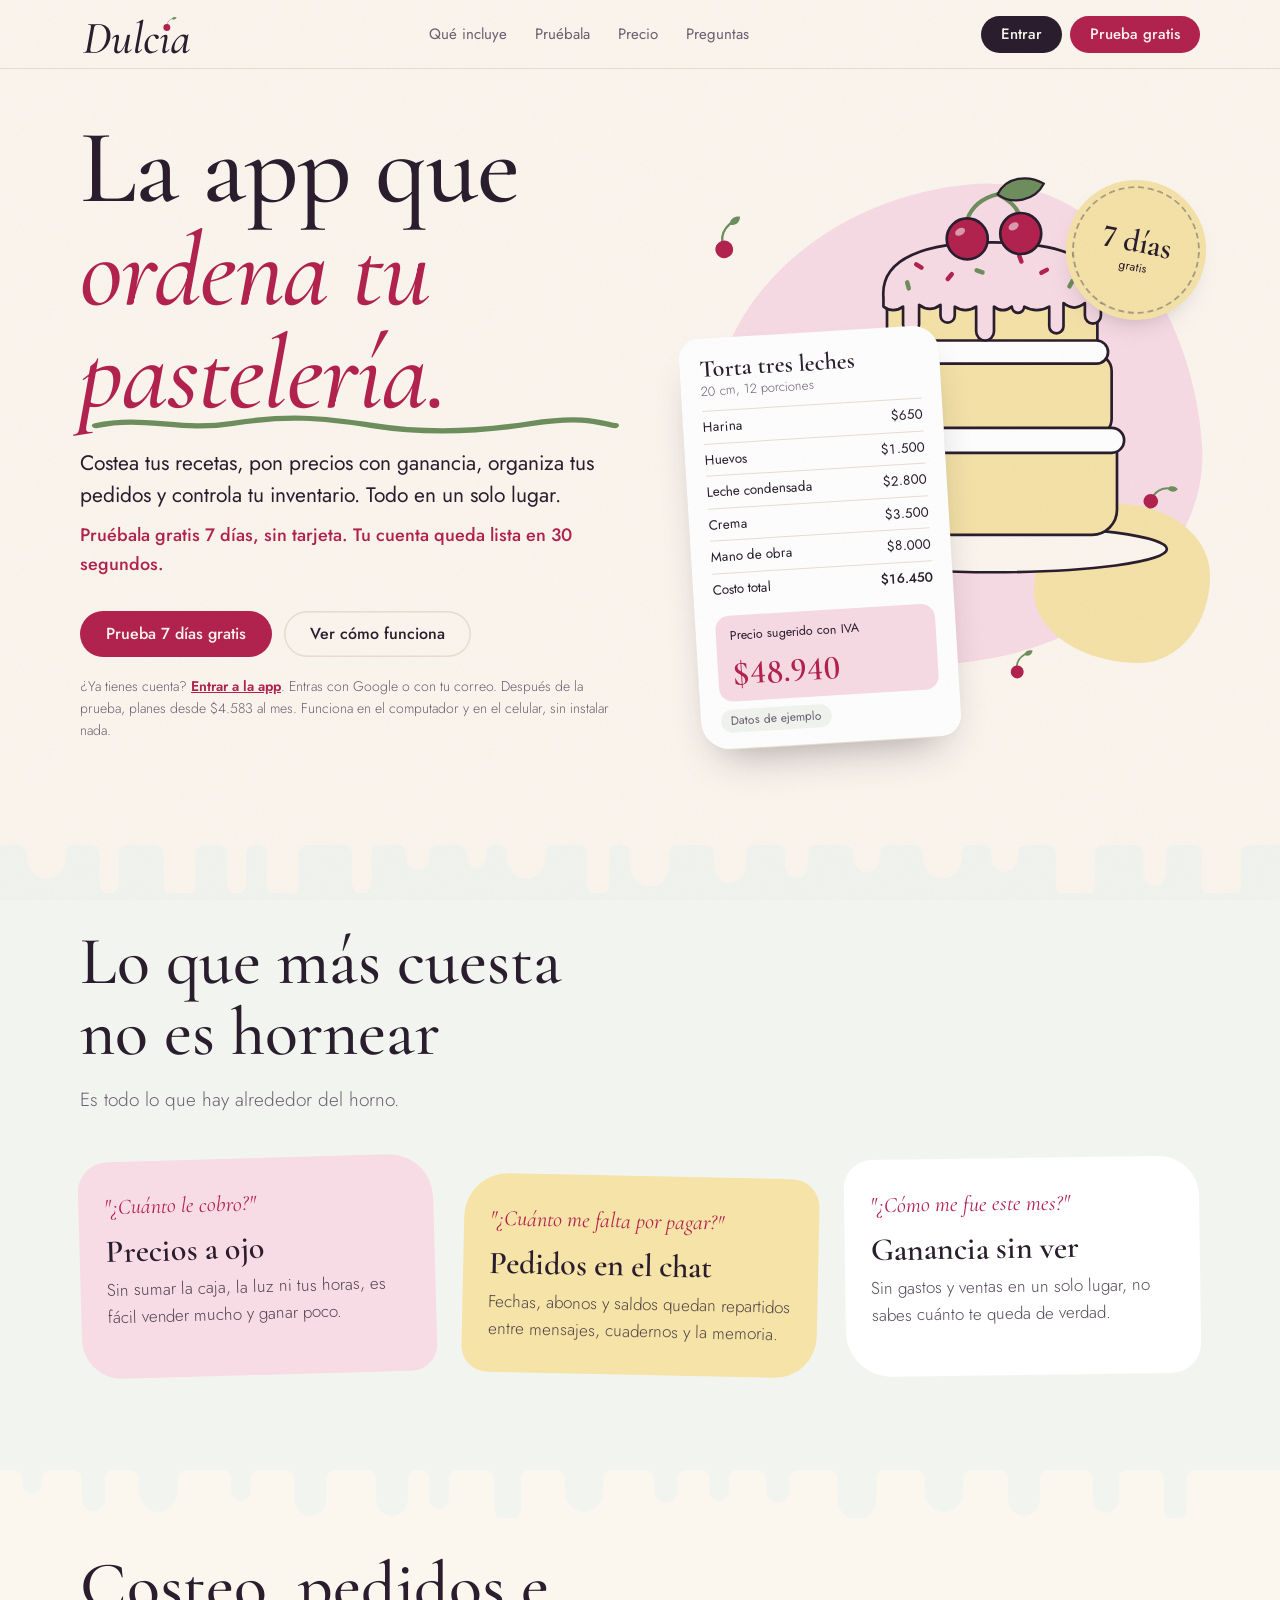
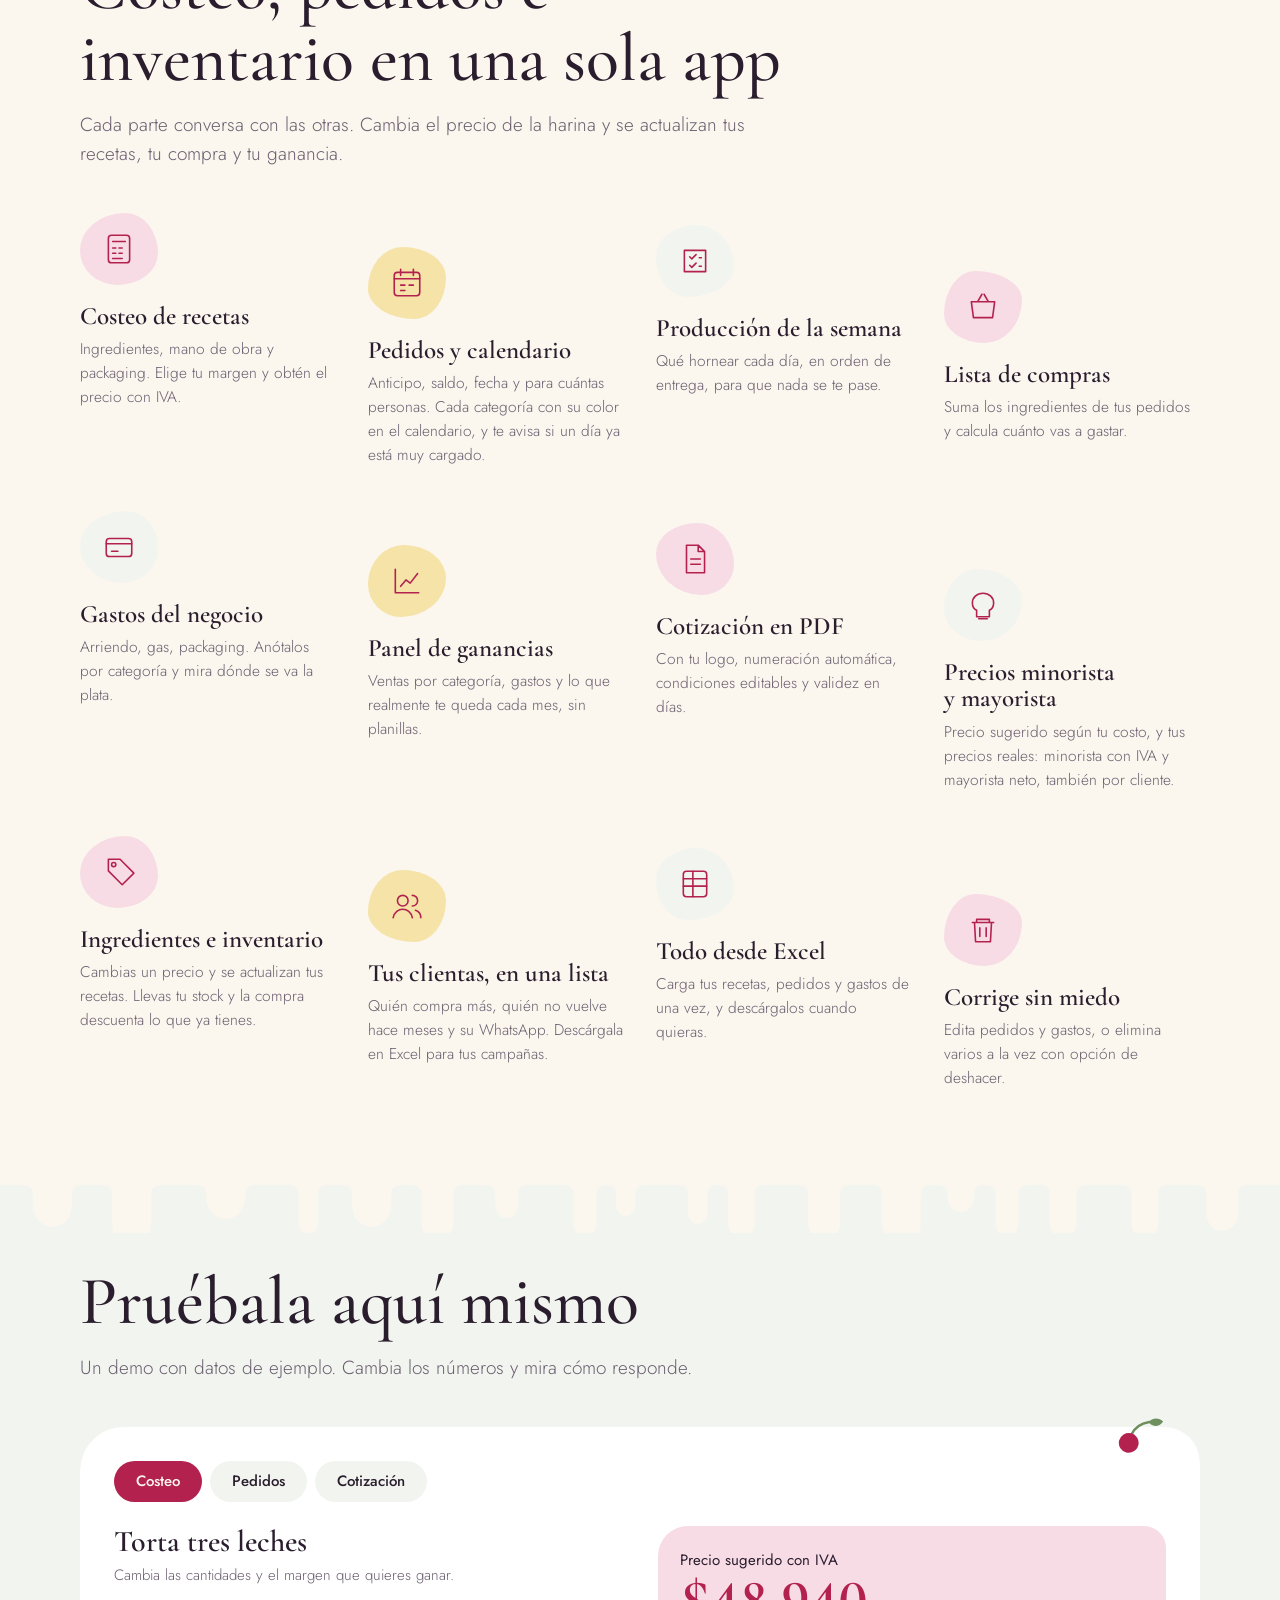
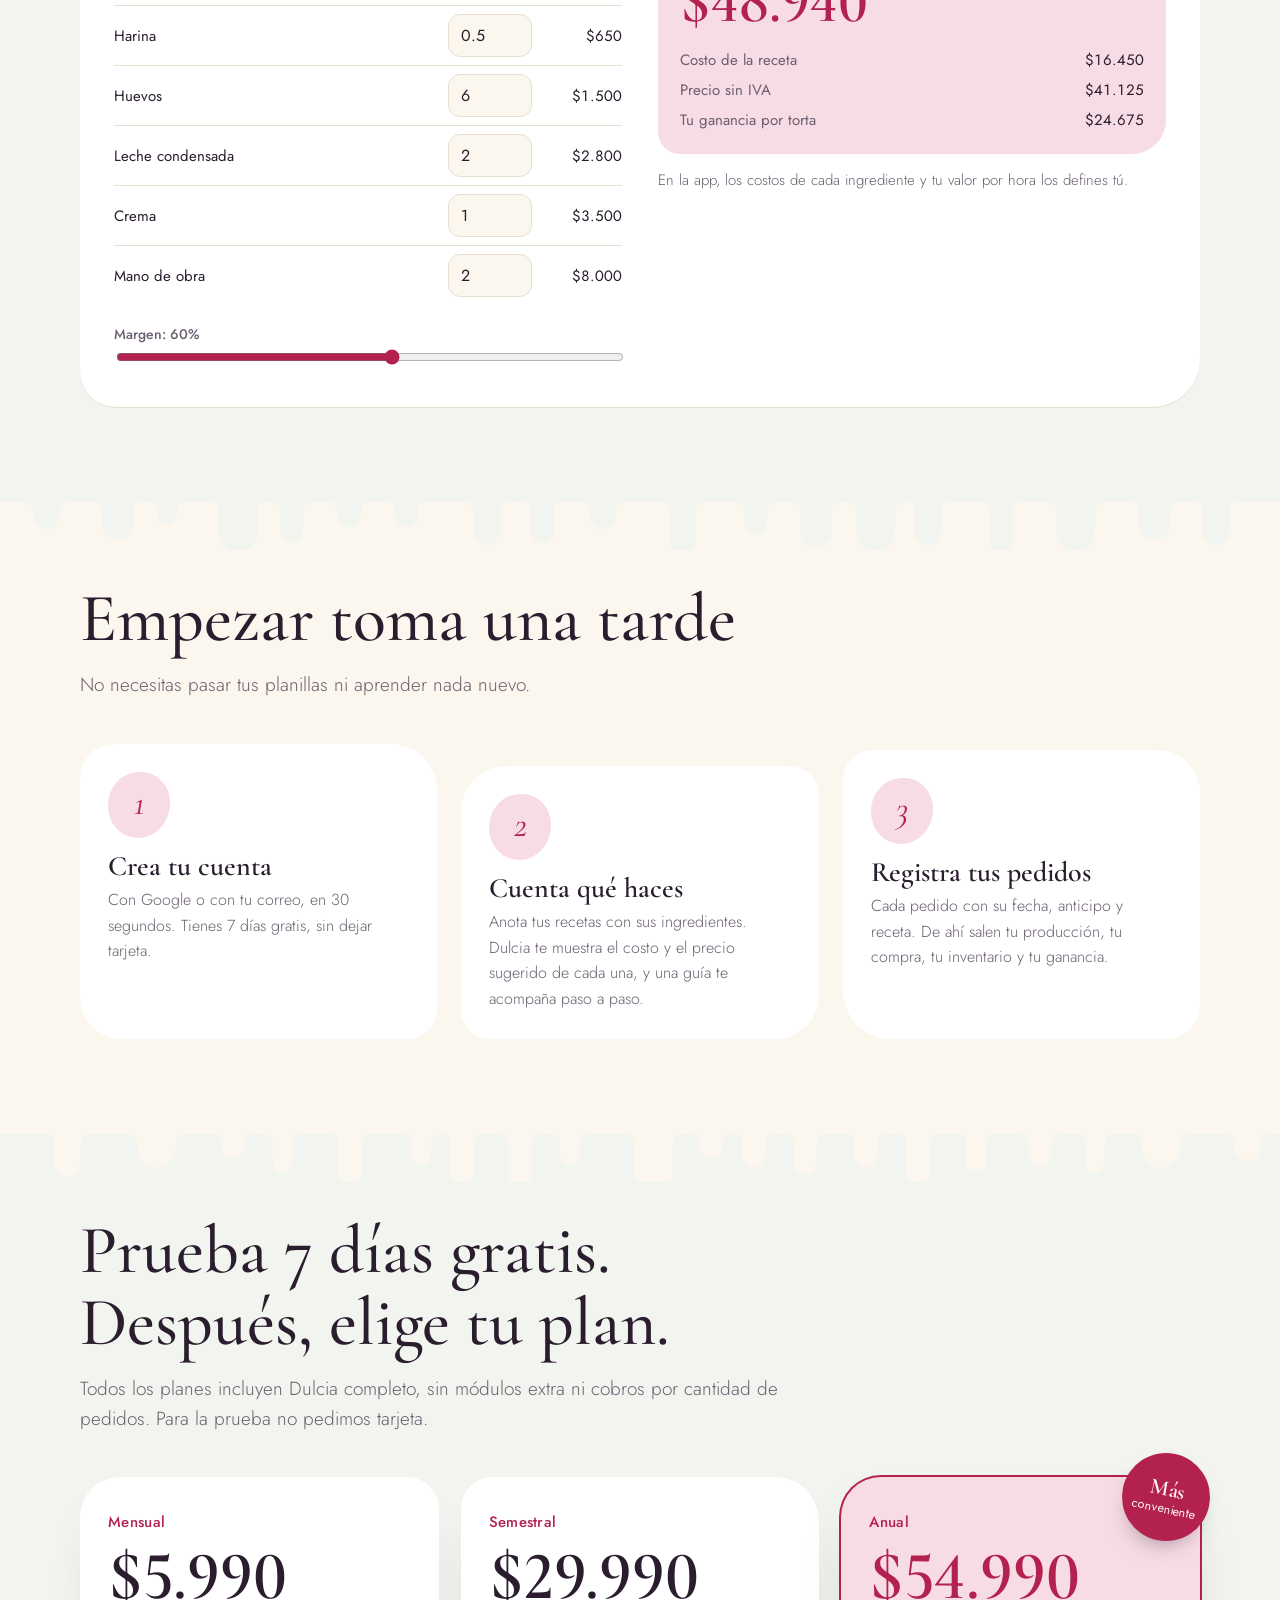
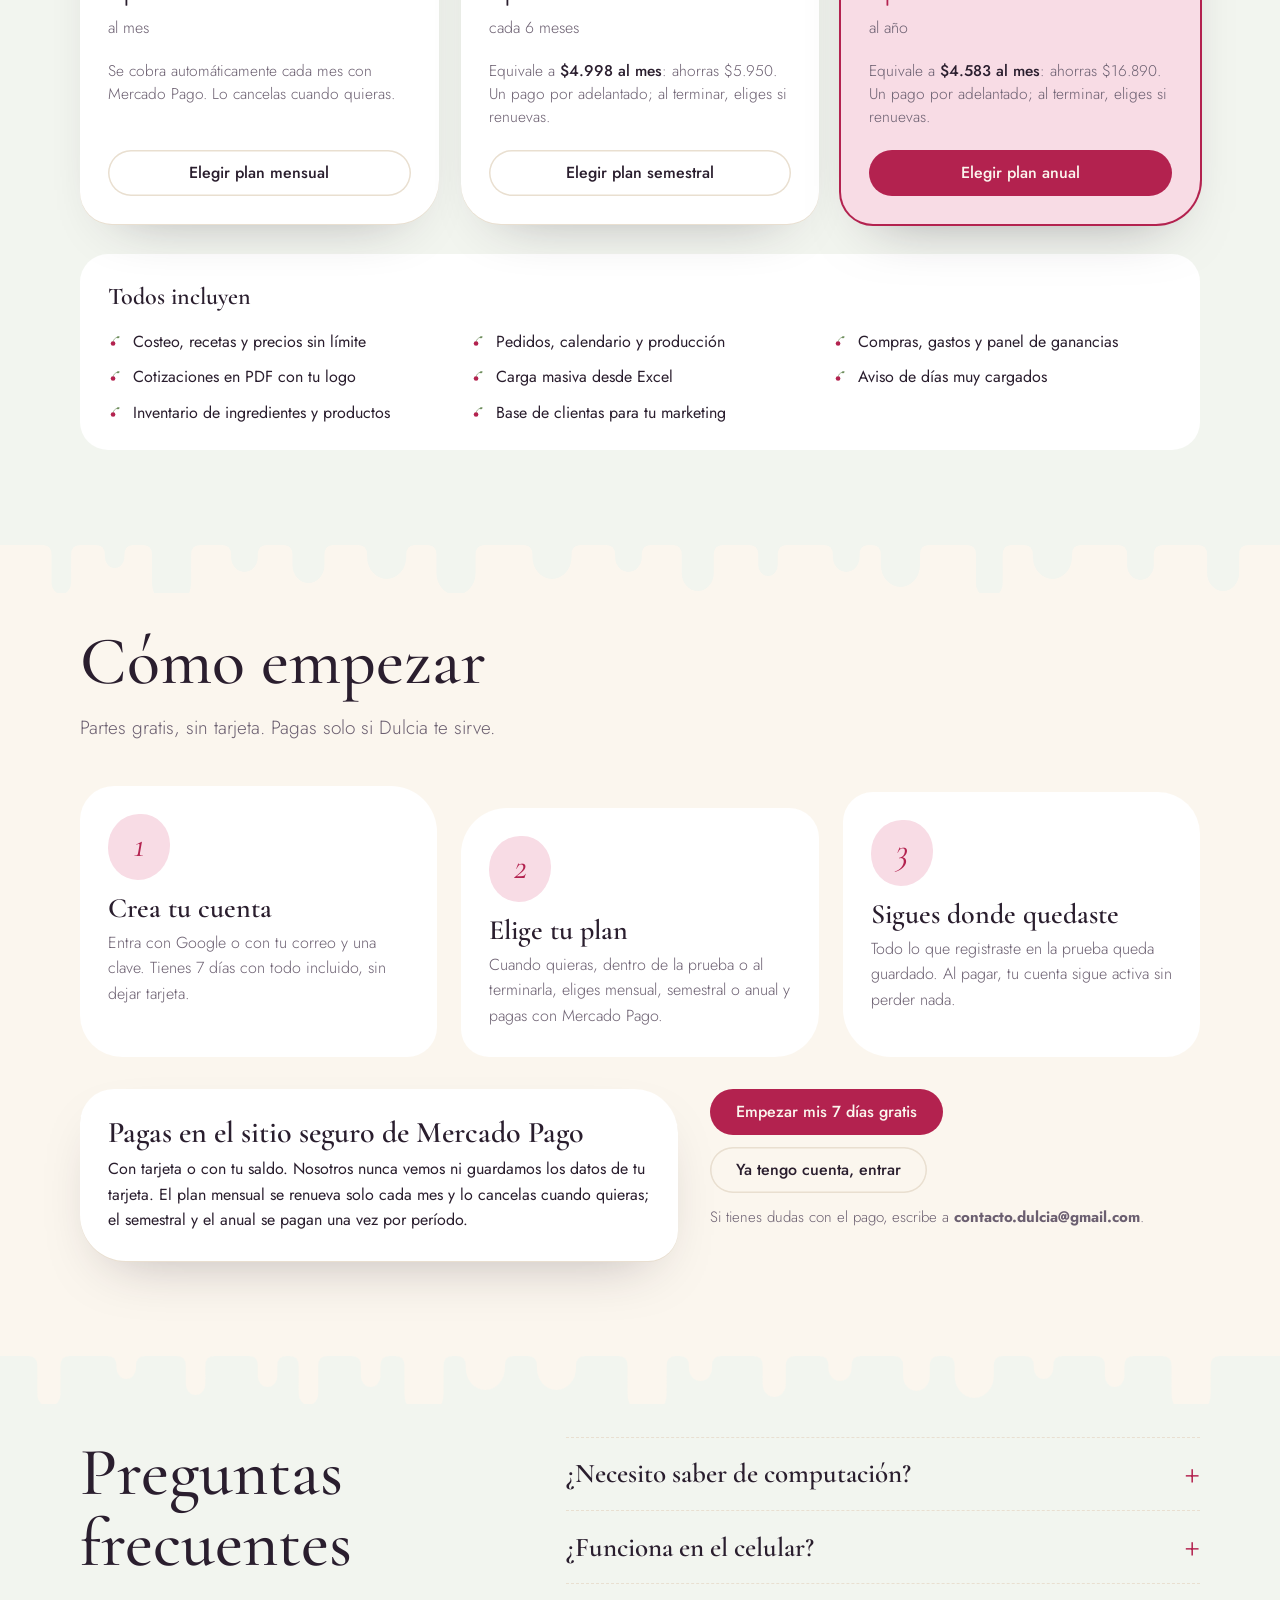
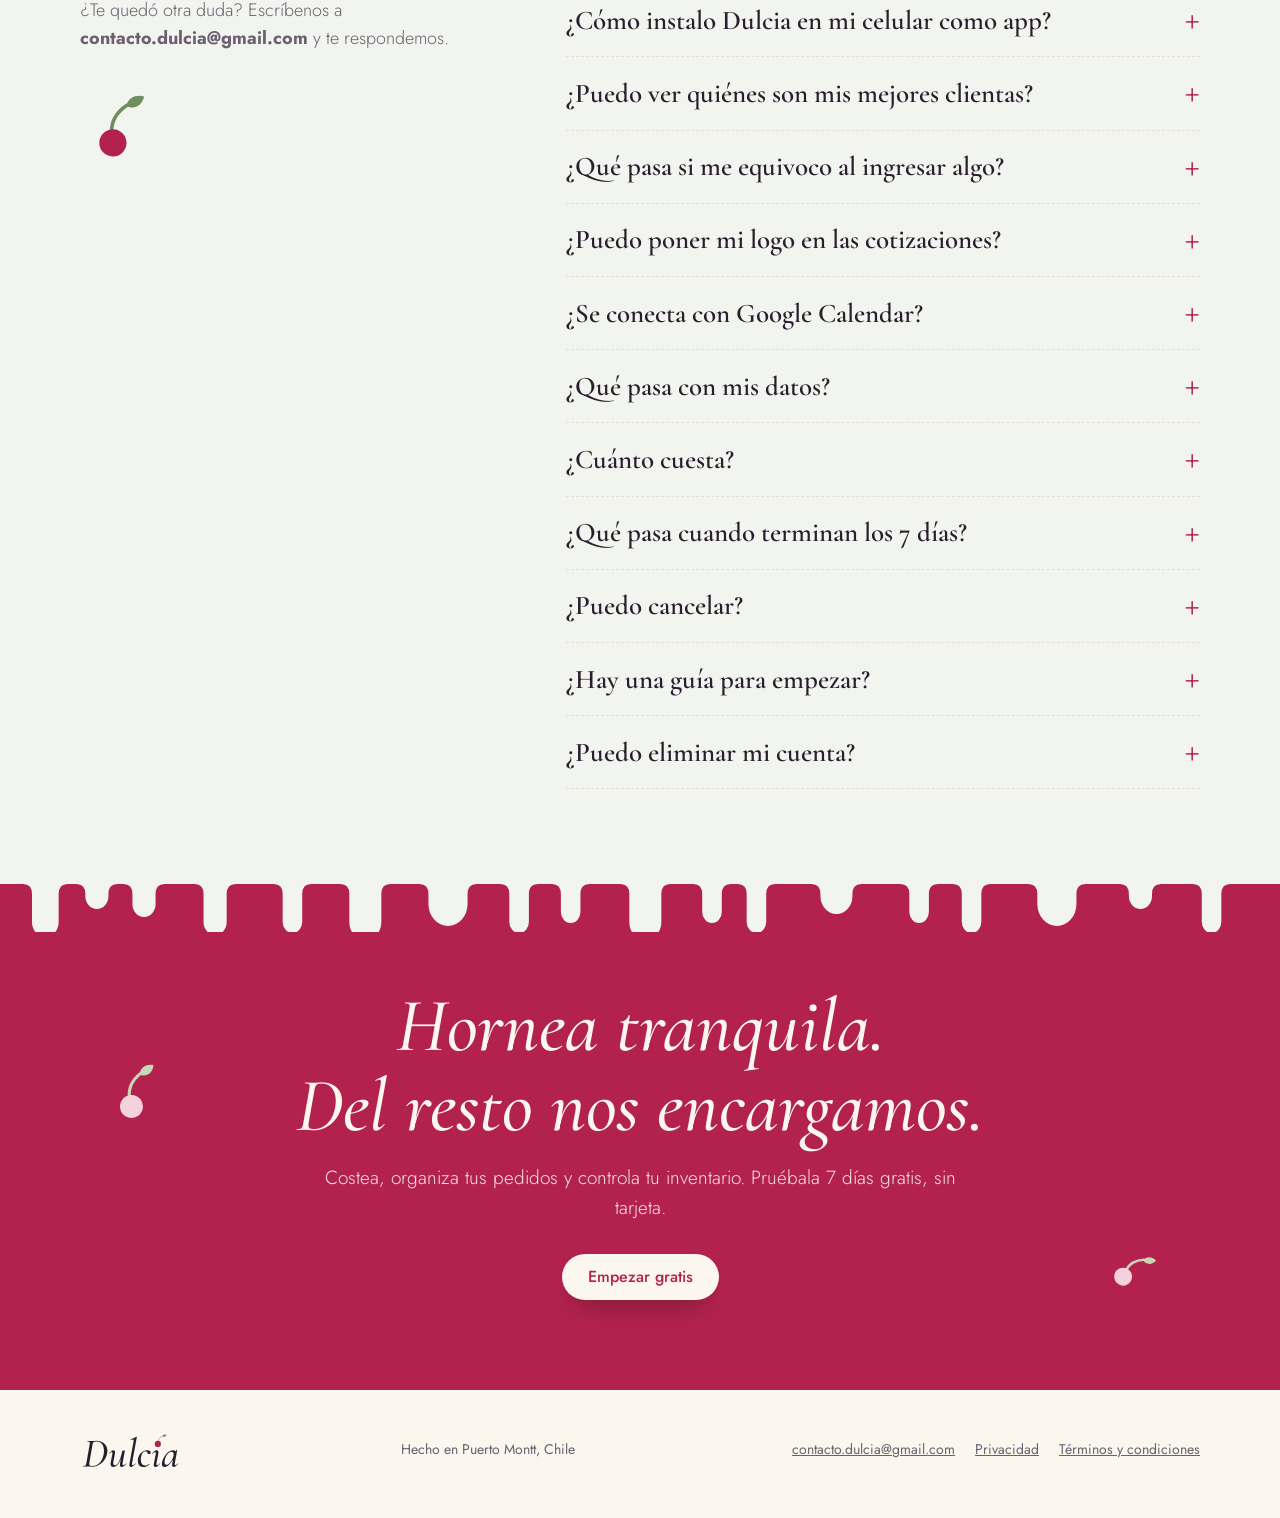
<file: index.html>
<!doctype html>
<html lang="es">
<head>
<meta charset="utf-8"><script>/* Si un enlace de confirmación o de clave llega a la portada, lo pasamos a la app */(function(){var q=location.search,h=location.hash;if(/access_token=|refresh_token=|type=(signup|recovery|magiclink|invite|email_change)|error_code=/.test(h)||/[?&](code|token_hash)=/.test(q)){location.replace("/app/"+q+h)}})();</script><script src="ga.js"></script><script src="pixel.js"></script>
<meta name="viewport" content="width=device-width,initial-scale=1,viewport-fit=cover">
<meta name="description" content="Dulcia, la app que ordena tu pastelería: costea tus recetas, pon precios con ganancia, organiza tus pedidos y controla tu inventario. Pruébala gratis 7 días, sin tarjeta.">
<meta property="og:title" content="Dulcia · La app que ordena tu pastelería">
<meta property="og:description" content="Costeo de recetas, precios, pedidos e inventario en una sola app. Pruébala gratis 7 días, sin tarjeta.">
<meta name="theme-color" content="#B3224F">
<meta property="og:type" content="website">
<meta property="og:site_name" content="Dulcia">
<meta property="og:url" content="https://www.dulcia.cl/">
<meta property="og:image" content="https://www.dulcia.cl/og.png">
<meta property="og:image:width" content="1200">
<meta property="og:image:height" content="630">
<meta property="og:image:alt" content="Dulcia, la app que ordena tu pastelería: costeo de recetas, precios, pedidos e inventario">
<meta name="twitter:card" content="summary_large_image">
<link rel="icon" type="image/svg+xml" href="favicon.svg">
<link rel="apple-touch-icon" href="icon-180.png">
<title>Dulcia · La app que ordena tu pastelería</title>
<link rel="preconnect" href="https://fonts.googleapis.com">
<link rel="preconnect" href="https://fonts.gstatic.com" crossorigin>
<link href="https://fonts.googleapis.com/css2?family=Cormorant+Garamond:ital,wght@0,500;0,600;1,500;1,600&family=Jost:wght@300;400;500&display=swap" rel="stylesheet">
<style>
/* Layout: sitio de una página, columna central de 1120px, secciones separadas por cambios de fondo. Todo sale del manual de marca Dulcia. */
:root{
  --bg:#FBF6EE; --bg2:#F2F5EF; --card:#FFFFFF; --ink:#2A1E2E; --soft:#6B5F70; --line:#E9DFD0;
  --accent:#B3224F; --btn:#B3224F; --btn-fg:#FBF6EE; --pink:#F8DCE5; --butter:#F5E3A8; --leaf:#6F8F5E;
  --band:#B3224F; --band-fg:#FBF6EE;
  --display:'Cormorant Garamond',Georgia,serif; --body:'Jost',system-ui,sans-serif;
}
@media (prefers-color-scheme:dark){:root:not([data-theme="light"]){
  --bg:#231A26; --bg2:#2A1E2E; --card:#33263A; --ink:#FBF6EE; --soft:#C9BDCB; --line:#4A3B50;
  --accent:#F29BB6; --pink:#4A2A3A; --butter:#5A4F2A; --band:#8E1B3F; color-scheme:dark}}
:root[data-theme="dark"]{
  --bg:#231A26; --bg2:#2A1E2E; --card:#33263A; --ink:#FBF6EE; --soft:#C9BDCB; --line:#4A3B50;
  --accent:#F29BB6; --pink:#4A2A3A; --butter:#5A4F2A; --band:#8E1B3F; color-scheme:dark}
*{box-sizing:border-box}
html{scroll-behavior:smooth}
body{margin:0;background:var(--bg);color:var(--ink);font-family:var(--body);font-weight:400;font-size:17px;line-height:1.6;
  padding-left:max(16px,env(safe-area-inset-left,0px));padding-right:max(16px,env(safe-area-inset-right,0px))}
h1,h2,h3{font-family:var(--display);font-weight:500;line-height:1.05;margin:0;text-wrap:balance}
p{margin:0}
a{color:inherit}
:focus-visible{outline:3px solid var(--accent);outline-offset:3px;border-radius:6px}
.wrap{max-width:1120px;margin:0 auto}
.btn{display:inline-flex;align-items:center;justify-content:center;gap:8px;border:0;border-radius:999px;background:var(--btn);color:var(--btn-fg);font:500 16px/1 var(--body);padding:15px 26px;text-decoration:none;cursor:pointer}
.btn:hover{filter:brightness(1.08)}
.btn.ghost{background:transparent;color:var(--ink);box-shadow:inset 0 0 0 1.5px var(--line)}
.btn.sm{padding:11px 20px;font-size:15px}
.cherry{width:1em;height:1em;flex:none;display:inline-block;vertical-align:-0.12em}

/* header */
.promo{background:var(--band);color:var(--band-fg);text-align:center;font-size:.95rem;line-height:1.4;padding:10px 16px;margin:0 calc(-1*max(16px,env(safe-area-inset-left,0px)))}
.promo[hidden]{display:none}
.promo b{font-weight:600}
.promo .pcode{display:inline-block;border:1.5px dashed currentColor;border-radius:8px;padding:0 8px;margin:0 2px;letter-spacing:.04em;font-weight:600}
.promo .pleft{display:inline-block;background:var(--band-fg);color:var(--band);border-radius:99px;padding:1px 10px;margin-left:6px;font-weight:600;font-size:.88em;white-space:nowrap}
.promo a{color:inherit;font-weight:600;white-space:nowrap;margin-left:6px;text-underline-offset:3px}
header.top{position:sticky;top:env(safe-area-inset-top,0px);z-index:20;background:var(--bg);border-bottom:1px solid var(--line);margin:0 calc(-1*max(16px,env(safe-area-inset-left,0px)));padding-left:max(16px,env(safe-area-inset-left,0px));padding-right:max(16px,env(safe-area-inset-right,0px))}
body::before{content:"";position:fixed;inset:0 0 auto;height:env(safe-area-inset-top,0px);background:var(--bg);z-index:30}
.top .wrap{display:flex;align-items:center;justify-content:space-between;gap:16px;padding-block:12px}
.top .logo{width:116px;display:block}
.top .acts{display:flex;gap:8px;align-items:center}.btn.dark{background:var(--ink);color:var(--bg);box-shadow:none}.btn.dark:hover{filter:brightness(1.25)}@media(max-width:480px){.top .acts .btn.sm{padding:10px 15px;font-size:14px}.top .acts .lg{display:none}.top .logo{width:96px}}
.top nav{display:flex;gap:28px;font-size:15px}
.top nav a{text-decoration:none;color:var(--soft)}
.top nav a:hover{color:var(--ink)}
@media(max-width:760px){.top nav{display:none}}

/* hero */
.hero{padding-block:72px 88px}
.hero .wrap{display:grid;grid-template-columns:1.05fr .95fr;gap:56px;align-items:center}
.hero h1{font-size:clamp(52px,7.4vw,100px);letter-spacing:-.01em}
.hero h1 em{font-style:italic;color:var(--accent);font-weight:500}
.hero .lead{font-size:clamp(18px,2vw,21px);font-weight:400;color:var(--ink);max-width:34em;margin-top:22px;line-height:1.5}
.hero .lead3{font-size:clamp(16px,1.6vw,18px);font-weight:500;color:var(--accent);margin:10px 0 0}
.bf .hero .lead3{color:#F29BB6}
.hero .cta{display:flex;gap:12px;flex-wrap:wrap;margin-top:32px}
.hero .fine{margin-top:18px;font-size:14px;color:var(--soft);font-weight:300}
.paper{background:var(--card);border-radius:22px;padding:28px;box-shadow:0 1px 0 var(--line),0 24px 60px -30px rgba(42,30,46,.35);position:relative;min-width:0}
.paper h3{font-size:30px;font-weight:600}
.paper .sub{font-size:14px;color:var(--soft);font-weight:300}
.cost-rows{margin-top:16px}
.cost-rows .r{display:flex;justify-content:space-between;gap:12px;padding:9px 0;border-top:1px solid var(--line);font-size:15px}
.cost-rows .r span:last-child{font-variant-numeric:tabular-nums}
.price-box{margin-top:16px;background:var(--pink);border-radius:16px;padding:16px 18px;display:flex;justify-content:space-between;align-items:baseline;gap:12px;flex-wrap:wrap}
.price-box small{font-size:14px}
.price-box b{font-family:var(--display);font-weight:600;font-size:44px;line-height:1;color:var(--accent);font-variant-numeric:lining-nums}
.tag{display:inline-block;font-size:13px;background:var(--bg2);color:var(--soft);border-radius:999px;padding:3px 12px;margin-top:14px}
@media(max-width:900px){.hero .wrap{grid-template-columns:1fr}.hero{padding-block:48px 56px}}

/* sections */
section{padding-block:88px}
section.alt{background:var(--bg2);margin:0 calc(-1*max(16px,env(safe-area-inset-left,0px)));padding-left:max(16px,env(safe-area-inset-left,0px));padding-right:max(16px,env(safe-area-inset-right,0px))}
.sec-h{max-width:720px;margin-bottom:44px}
.sec-h h2{font-size:clamp(38px,5vw,60px)}
.sec-h p{margin-top:16px;font-size:19px;font-weight:300;color:var(--soft);line-height:1.55}

/* problema */
.pain{display:grid;grid-template-columns:repeat(3,1fr);gap:40px}
.pain h3{font-size:32px;font-weight:600;margin-bottom:8px}
.pain p{font-weight:300;color:var(--soft)}
.pain .q{font-family:var(--display);font-style:italic;font-size:22px;color:var(--accent);margin-bottom:10px}
@media(max-width:800px){.pain{grid-template-columns:1fr;gap:28px}}

/* features */
.feat{display:grid;grid-template-columns:repeat(4,1fr);gap:0;border-top:1px solid var(--line)}
.feat>div{padding:28px 24px 32px 0;border-bottom:1px solid var(--line);min-width:0}
.feat svg{width:34px;height:34px;stroke:var(--accent);fill:none;stroke-width:1.5;stroke-linecap:round;stroke-linejoin:round;margin-bottom:16px}
.feat h3{font-size:25px;font-weight:600;margin-bottom:8px}
.feat p{font-size:15.5px;font-weight:300;color:var(--soft);line-height:1.55}
@media(max-width:980px){.feat{grid-template-columns:repeat(2,1fr)}}
@media(max-width:560px){.feat{grid-template-columns:1fr}}

/* demo */
.demo{background:var(--card);border-radius:28px;padding:28px;box-shadow:0 1px 0 var(--line);min-width:0}
.tabs{display:flex;gap:8px;flex-wrap:wrap;margin-bottom:24px}
.tabs button{border:0;background:var(--bg2);color:var(--ink);font:500 15px/1 var(--body);padding:12px 20px;border-radius:999px;cursor:pointer}
.tabs button[aria-selected="true"]{background:var(--btn);color:var(--btn-fg)}
.pane{display:grid;grid-template-columns:1fr 1fr;gap:36px;min-width:0}
.pane[hidden]{display:none}
.pane>div{min-width:0}
@media(max-width:860px){.pane{grid-template-columns:1fr;gap:24px}}
.demo h3{font-size:30px;font-weight:600;margin-bottom:6px}
.demo .hint{font-size:15px;color:var(--soft);font-weight:300;margin-bottom:18px}
.ing{display:grid;grid-template-columns:1fr 84px 80px;gap:10px;align-items:center;padding:8px 0;border-top:1px solid var(--line);font-size:15px}
.ing .pr{text-align:right;font-variant-numeric:tabular-nums}
input[type=number],input[type=text],select{font:400 16px var(--body);color:var(--ink);background:var(--bg);border:1.5px solid var(--line);border-radius:12px;padding:9px 12px;width:100%;min-width:0}
input[type=range]{width:100%;accent-color:var(--btn)}
label.f{display:flex;flex-direction:column;gap:6px;font-size:14px;color:var(--soft);font-weight:500}
.rowf{display:grid;grid-template-columns:1fr 1fr;gap:12px;margin-top:12px}
.res{background:var(--pink);border-radius:18px;padding:22px}
.res .big{font-family:var(--display);font-weight:600;font-size:60px;line-height:1;color:var(--accent);font-variant-numeric:lining-nums}
.res dl{margin:16px 0 0;display:grid;grid-template-columns:1fr auto;gap:6px 12px;font-size:15px}
.res dt{color:var(--soft)}.res dd{margin:0;text-align:right;font-variant-numeric:tabular-nums}

.cal{display:grid;grid-template-columns:repeat(7,1fr);gap:4px}
.cal .dow{font-size:12px;color:var(--soft);text-align:center;padding-bottom:4px}
.cal button{aspect-ratio:1/1;min-height:0;border:0;border-radius:12px;background:var(--bg2);color:var(--ink);font:400 15px var(--body);cursor:pointer;position:relative;padding:0}
.cal button.n1{background:var(--butter)}.cal button.n2{background:var(--pink)}.cal button.n3{background:var(--btn);color:var(--btn-fg)}
.cal button[aria-pressed="true"]{outline:3px solid var(--ink);outline-offset:1px}
.cal .e{visibility:hidden}
.cal button i{position:absolute;right:6px;bottom:4px;font-style:normal;font-size:11px;opacity:.85}
.legend{display:flex;gap:14px;flex-wrap:wrap;font-size:13px;color:var(--soft);margin-top:12px}
.legend span::before{content:"";display:inline-block;width:12px;height:12px;border-radius:4px;margin-right:6px;vertical-align:-1px;background:var(--c)}
.olist{margin:14px 0 0;padding:0;list-style:none;font-size:15px}
.olist li{display:flex;justify-content:space-between;gap:12px;padding:8px 0;border-top:1px solid var(--line)}
.warn{margin-top:14px;background:var(--butter);border-radius:16px;padding:16px 18px;font-size:15px;color:var(--ink)}
.warn b{font-family:var(--display);font-size:22px;font-weight:600;display:block;margin-bottom:4px}
.warn .acts{display:flex;gap:8px;flex-wrap:wrap;margin-top:12px}
.okmsg{margin-top:12px;font-size:15px;color:var(--soft)}
.doc{background:#fff;color:#2A1E2E;border-radius:14px;padding:26px;border:1px solid var(--line);min-width:0}
.doc .dh{display:flex;justify-content:space-between;gap:12px;align-items:flex-start;border-bottom:1px solid #E9DFD0;padding-bottom:14px;margin-bottom:14px}
.doc .dh b{font-family:var(--display);font-size:28px;font-weight:600;line-height:1}
.doc .dh small{display:block;font-size:13px;color:#6B5F70}
.doc table{width:100%;border-collapse:collapse;font-size:15px}
.doc td{padding:6px 0;border-top:1px solid #F0E8DE}
.doc td:last-child{text-align:right;font-variant-numeric:tabular-nums}
.doc .tot td{font-weight:500;font-size:17px}
.doc p.cond{font-size:13px;line-height:1.5;color:#6B5F70;margin-top:14px}

/* pasos */
.steps{display:grid;grid-template-columns:repeat(3,1fr);gap:24px;counter-reset:s}
.steps>div{counter-increment:s;background:var(--card);border-radius:22px;padding:28px}
.steps>div::before{content:counter(s);font-family:var(--display);font-style:italic;font-size:54px;line-height:1;color:var(--accent);display:block;margin-bottom:10px}
.steps h3{font-size:28px;font-weight:600;margin-bottom:6px}
.steps p{font-size:16px;font-weight:300;color:var(--soft)}
@media(max-width:800px){.steps{grid-template-columns:1fr}}

/* precio */
.price{display:grid;grid-template-columns:1fr 1fr;gap:56px;align-items:center}
.price-card{background:var(--card);border-radius:28px;padding:40px;box-shadow:0 1px 0 var(--line),0 30px 70px -40px rgba(42,30,46,.45);min-width:0}
.price-card .amt{font-family:var(--display);font-weight:600;font-size:clamp(72px,10vw,112px);line-height:.95;color:var(--accent);font-variant-numeric:lining-nums}
.price-card .per{font-size:18px;color:var(--soft);font-weight:300;margin-top:6px}
.price-card ul{list-style:none;margin:24px 0 28px;padding:0;display:grid;gap:10px}
.price-card li{display:flex;gap:10px;align-items:flex-start;font-size:16px}
.price-card li .cherry{margin-top:5px;font-size:15px}
.price .copy h2{font-size:clamp(38px,5vw,60px)}
.price .copy p{margin-top:16px;font-size:19px;font-weight:300;color:var(--soft)}
@media(max-width:860px){.price{grid-template-columns:1fr;gap:32px}}

/* faq */
.faq{max-width:none}
details{border-top:1px solid var(--line);padding:20px 0}
details:last-child{border-bottom:1px solid var(--line)}
summary{font-family:var(--display);font-weight:600;font-size:27px;line-height:1.15;cursor:pointer;list-style:none;display:flex;justify-content:space-between;gap:16px;align-items:center}
summary::-webkit-details-marker{display:none}
summary::after{content:"+";font-family:var(--body);font-weight:300;font-size:28px;color:var(--accent);flex:none}
details[open] summary::after{content:"\2212"}
details p{margin-top:12px;font-weight:300;color:var(--soft);max-width:60ch}

/* pago */
.pay{display:grid;grid-template-columns:1.1fr .9fr;gap:32px;margin-top:32px;align-items:start}
.pay dl{display:grid;grid-template-columns:auto 1fr;gap:8px 20px;margin:14px 0 0;font-size:16px}
.pay dt{color:var(--soft)}.pay dd{margin:0;font-weight:500;overflow-wrap:anywhere}
.pay .todo{background:var(--butter);color:var(--ink);border-radius:8px;padding:1px 10px;font-weight:400;font-size:14px}
.payact{display:grid;gap:12px;justify-items:start}
.payact p{font-size:15px;color:var(--soft);font-weight:300}
@media(max-width:860px){.pay{grid-template-columns:1fr}}
.faqgrid{display:grid;grid-template-columns:.8fr 1.2fr;gap:64px;align-items:start}
.faqside h2{font-size:clamp(40px,5.4vw,68px)}
.faqside p{margin-top:16px;font-size:18px;font-weight:300;color:var(--soft);max-width:22em}
.faqside .fcb{width:88px;height:88px;margin-top:26px;transform:rotate(-10deg)}
@media(max-width:860px){.faqgrid{grid-template-columns:1fr;gap:28px}}
/* cierre */
.band{background:var(--band);color:var(--band-fg);margin:0 calc(-1*max(16px,env(safe-area-inset-left,0px)));padding-left:max(16px,env(safe-area-inset-left,0px));padding-right:max(16px,env(safe-area-inset-right,0px));padding-block:84px;text-align:center}
.band h2{font-size:clamp(42px,6vw,76px);font-style:italic}
.band p{margin:16px auto 30px;max-width:34em;font-weight:300;font-size:19px;opacity:.92}
.band .btn{background:#FBF6EE;color:#B3224F}
footer{padding-block:40px 48px;display:flex;justify-content:space-between;gap:20px;flex-wrap:wrap;align-items:center;font-size:14px;color:var(--soft)}
footer .logo{width:104px}
@media (prefers-reduced-motion:no-preference){.btn{transition:filter .15s}}

/* ===== Versión orgánica ===== */
:root{--g:max(16px,env(safe-area-inset-left,0px));--ink-line:var(--ink)}
body{position:relative}
body::after{content:"";position:fixed;inset:0;pointer-events:none;z-index:60;opacity:.05;mix-blend-mode:multiply;background-image:url("data:image/svg+xml,%3Csvg xmlns='http://www.w3.org/2000/svg' width='220' height='220'%3E%3Cfilter id='n'%3E%3CfeTurbulence type='fractalNoise' baseFrequency='.9' numOctaves='2' stitchTiles='stitch'/%3E%3CfeColorMatrix values='0 0 0 0 .16 0 0 0 0 .12 0 0 0 0 .18 0 0 0 .9 0'/%3E%3C/filter%3E%3Crect width='220' height='220' filter='url(%23n)'/%3E%3C/svg%3E")}
:root[data-theme="dark"] body::after{mix-blend-mode:screen;opacity:.04}
@media (prefers-color-scheme:dark){:root:not([data-theme="light"]) body::after{mix-blend-mode:screen;opacity:.04}}
.hero,section,.band{position:relative;margin-left:calc(-1*var(--g));margin-right:calc(-1*var(--g));padding-left:var(--g);padding-right:var(--g)}
section.alt{margin-left:calc(-1*var(--g));margin-right:calc(-1*var(--g))}
.drip{position:absolute;left:0;right:0;bottom:-55px;width:100%;height:56px;z-index:3;pointer-events:none}
.drip.a{fill:var(--bg)}.drip.b{fill:var(--bg2)}
.hero{padding-block:48px 96px;overflow-x:clip}
.hero .wrap{grid-template-columns:1.02fr .98fr;gap:24px}
.hero h1{font-size:clamp(56px,8.2vw,112px);line-height:.98}
.hero h1 em{position:relative;display:inline-block}
.hero h1 em svg{position:absolute;left:2%;bottom:-.08em;width:96%;height:.2em;overflow:visible}
.hero h1 em svg path{fill:none;stroke:var(--leaf);stroke-width:5;stroke-linecap:round}
.stage{position:relative;width:100%;max-width:520px;margin-left:auto;aspect-ratio:1/1.02}
.stage .blob{position:absolute;inset:4% 0 6% 6%;background:var(--pink);border-radius:58% 42% 55% 45% / 50% 58% 42% 50%;transform:rotate(-4deg)}
.stage .blob2{position:absolute;width:34%;height:30%;right:-2%;bottom:6%;background:var(--butter);border-radius:48% 52% 40% 60% / 55% 45% 55% 45%}
.stage .cake{position:absolute;left:24%;top:0;width:72%;height:auto;overflow:visible}
.stage .fc{position:absolute;width:11%;height:auto;aspect-ratio:1/1}
.stage .paper{position:absolute;left:-8%;bottom:-9%;width:min(260px,52%);padding:18px 20px 16px;border-radius:20px 26px 20px 28px;transform:rotate(-3.5deg);box-shadow:0 1px 0 var(--line),0 22px 44px -22px rgba(42,30,46,.45)}
.stage .paper h3{font-size:24px}
.stage .paper .sub{font-size:13px}
.stage .paper .cost-rows{margin-top:8px}
.stage .paper .cost-rows .r{padding:5px 0;font-size:13.5px}
.stage .paper .price-box{margin-top:10px;padding:10px 14px;border-radius:14px}
.stage .paper .price-box b{font-size:34px}
.stage .paper .price-box small{font-size:12.5px}
.stage .paper .tag{margin-top:8px;font-size:12px;padding:2px 10px}
.badge{position:absolute;right:0;top:4%;width:min(128px,26%);aspect-ratio:1/1;border-radius:50%;background:var(--butter);color:var(--ink);display:grid;place-content:center;text-align:center;transform:rotate(11deg);box-shadow:0 14px 30px -16px rgba(42,30,46,.5);border:2px dashed color-mix(in srgb,var(--ink) 35%,transparent);outline:6px solid var(--butter)}
.badge b{font-family:var(--display);font-weight:600;font-size:clamp(22px,2.6vw,32px);line-height:1;font-variant-numeric:lining-nums}
.badge small{font-size:12px;line-height:1.2;margin-top:2px}
@media(max-width:900px){.hero .wrap{grid-template-columns:1fr;gap:40px}.hero{padding-block:40px 110px}.stage{margin:12px auto 0;max-width:440px}}
@media(min-width:901px){.stage .paper{left:2%}.hero .wrap{gap:40px}}
@media(max-width:480px){.stage .paper{left:-2%;width:64%;padding:12px 14px}.stage .paper h3{font-size:19px}.stage .paper .cost-rows .r{font-size:12px;padding:3px 0}.stage .paper .price-box b{font-size:26px}.stage .paper .tag{display:none}}

/* problema: etiquetas */
.pain{gap:28px}
.pain>div{padding:28px 26px 30px;position:relative}
.pain>div:nth-child(1){background:var(--pink);border-radius:30px 44px 26px 40px;transform:rotate(-1.6deg)}
.pain>div:nth-child(2){background:var(--butter);border-radius:44px 28px 42px 26px;transform:rotate(1.2deg);margin-top:18px}
.pain>div:nth-child(3){background:var(--card);border-radius:28px 40px 30px 46px;transform:rotate(-.8deg)}
.pain p{color:var(--ink);opacity:.8}
.pain .q{color:var(--accent)}
@media(max-width:800px){.pain>div:nth-child(n){margin-top:0}}

/* funciones */
.feat{border:0;gap:44px 32px}
.feat>div{border:0;padding:0}
.feat>div:nth-child(4n+2){margin-top:34px}.feat>div:nth-child(4n+4){margin-top:58px}.feat>div:nth-child(4n+3){margin-top:12px}
.ico{width:78px;height:72px;display:grid;place-items:center;margin-bottom:18px;background:var(--pink)}
.ico svg{margin:0;width:34px;height:34px}
.feat>div:nth-child(8n+1) .ico{border-radius:58% 42% 52% 48% / 52% 56% 44% 48%}
.feat>div:nth-child(8n+2) .ico{background:var(--butter);border-radius:44% 56% 40% 60% / 58% 42% 58% 42%}
.feat>div:nth-child(8n+3) .ico{background:var(--bg2);border-radius:52% 48% 60% 40% / 44% 58% 42% 56%}
.feat>div:nth-child(8n+4) .ico{border-radius:40% 60% 48% 52% / 60% 40% 60% 40%}
.feat>div:nth-child(8n+5) .ico{background:var(--bg2);border-radius:60% 40% 46% 54% / 48% 52% 48% 52%}
.feat>div:nth-child(8n+6) .ico{background:var(--butter);border-radius:46% 54% 58% 42% / 54% 46% 54% 46%}
.feat>div:nth-child(8n+7) .ico{border-radius:54% 46% 42% 58% / 42% 58% 42% 58%}
.feat>div:nth-child(8n+8) .ico{background:var(--bg2);border-radius:42% 58% 52% 48% / 56% 44% 56% 44%}
@media(max-width:980px){.feat>div:nth-child(n){margin-top:0}}
.sec-h h2{font-size:clamp(40px,5.4vw,68px)}

/* demo */
.demo{border-radius:44px 36px 48px 36px;padding:34px;position:relative}
.demo .corner{position:absolute;right:26px;top:-26px;width:64px;height:64px;transform:rotate(14deg)}
.tabs button{padding:13px 22px}
.res{border-radius:30px 22px 34px 22px}
.doc{border-radius:18px 26px 18px 26px;transform:rotate(.6deg)}
@media(max-width:560px){.demo{padding:20px}}

/* pasos */
.steps>div:nth-child(1){border-radius:34px 46px 30px 42px}
.steps>div:nth-child(2){border-radius:46px 30px 44px 28px;margin-top:22px}
.steps>div:nth-child(3){border-radius:30px 42px 34px 48px;margin-top:6px}
.steps>div::before{width:62px;height:62px;border-radius:50% 46% 52% 48%;background:var(--pink);display:grid;place-items:center;font-size:36px;color:var(--accent);margin-bottom:14px;line-height:1;padding-bottom:4px}
@media(max-width:800px){.steps>div:nth-child(n){margin-top:0}}

/* precio */
.price-card{border-radius:52px 40px 56px 40px;position:relative;padding:44px 40px 40px}
.price-card .stamp{position:absolute;right:-14px;top:-22px;background:var(--accent);color:#FBF6EE;border-radius:50%;width:92px;height:92px;display:grid;place-content:center;text-align:center;font-size:13px;line-height:1.15;transform:rotate(12deg);box-shadow:0 12px 24px -14px rgba(42,30,46,.6)}
.price-card .stamp b{font-family:var(--display);font-size:22px;font-weight:600;display:block}
.price .copy{position:relative}
.price .cl{position:absolute;width:64px;height:64px}
@media(max-width:860px){.price-card{padding:36px 26px 30px}}
@media(max-width:560px){.price-card .stamp{right:8px;top:-34px}}

/* pago y faq */
.pay .paper{border-radius:34px 44px 30px 46px}
details{border-top:1px dashed var(--line)}details:last-child{border-bottom:1px dashed var(--line)}
.band{border-radius:0;padding-block:110px 90px;overflow-x:clip}
.band .bc{position:absolute;width:74px;height:74px;opacity:.95}
.band .btn{box-shadow:0 14px 28px -14px rgba(0,0,0,.45)}
footer{position:relative}

/* planes */
.plans{display:grid;grid-template-columns:repeat(3,minmax(0,1fr));gap:22px;align-items:stretch}
.plan{background:var(--card);border-radius:40px 32px 44px 32px;padding:34px 28px 28px;position:relative;display:flex;flex-direction:column;box-shadow:0 1px 0 var(--line),0 26px 60px -40px rgba(42,30,46,.45);min-width:0}
.plan:nth-child(2){border-radius:32px 44px 32px 40px}
.plan .pn{font:500 15px var(--body);color:var(--accent);letter-spacing:.02em}
.plan .amt{font-family:var(--display);font-weight:600;font-size:clamp(52px,6vw,68px);line-height:1;margin-top:10px;font-variant-numeric:lining-nums}
.plan .per{font-size:16px;color:var(--soft);font-weight:300;margin-top:4px}
.plan .pd{font-size:15.5px;font-weight:300;color:var(--soft);margin:18px 0 22px;line-height:1.5;flex:1}
.plan .pd b{color:var(--ink);font-weight:500}
.plan .btn{width:100%}
.plan.best{background:var(--pink);box-shadow:0 0 0 2px var(--accent),0 26px 60px -36px rgba(42,30,46,.5)}
.plan.best .amt{color:var(--accent)}
.plan .stamp{position:absolute;right:-10px;top:-24px;background:var(--accent);color:#FBF6EE;border-radius:50%;width:88px;height:88px;display:grid;place-content:center;text-align:center;font-size:12.5px;line-height:1.15;transform:rotate(12deg);box-shadow:0 12px 24px -14px rgba(42,30,46,.6)}
.plan .stamp b{font-family:var(--display);font-size:22px;font-weight:600;display:block}
@media(max-width:1100px){.plan .stamp{right:2px}}
.incl{margin-top:30px;background:var(--card);border-radius:28px;padding:24px 28px}
.incl b{font-family:var(--display);font-size:24px;font-weight:600}
.incl ul{list-style:none;margin:12px 0 0;padding:0;display:grid;grid-template-columns:repeat(3,minmax(0,1fr));gap:10px 24px}
.incl li{display:flex;gap:10px;align-items:flex-start;font-size:16px}
.incl li .cherry{margin-top:4px;font-size:15px}
@media(max-width:900px){.plans{grid-template-columns:1fr;max-width:460px;margin:0 auto}.plan.best{order:-1}.incl ul{grid-template-columns:1fr}}
html,body{overflow-x:clip}

/* ===== Modo Black Friday ===== */
:root.bf{--bg:#1C1420;--bg2:#241A29;--card:#2A1E2E;--ink:#FBF6EE;--soft:#CDBFCE;--line:#47384C;--accent:#F07AA0;--btn:#F07AA0;--btn-fg:#1C1420;--pink:#4A2433;--butter:#5A4F2A;--band:#8E1B3F;color-scheme:dark}
.bfhero,.bfonly{display:none}
.bf .hero.normal,.bf #promo,.bf .nobf{display:none!important}
.bf .bfhero{display:block}.bf .bfonly{display:inline-flex}
.bfhero{position:relative;overflow:hidden}
.bfhero:before{content:"";position:absolute;width:900px;height:900px;right:-360px;top:-380px;background:radial-gradient(circle,rgba(179,34,79,.55) 0,rgba(179,34,79,0) 68%);pointer-events:none}
.bfhero .wrap{position:relative}
.bftag{display:inline-block;background:var(--accent);color:var(--btn-fg);font-weight:600;letter-spacing:.12em;text-transform:uppercase;font-size:14px;padding:8px 16px;border-radius:999px}
.bfhero h1{margin-top:18px;font-size:clamp(50px,6vw,88px)!important;line-height:1}
.bfhero .wrap{align-items:center}
.bfhero h1 em{white-space:nowrap}
.bfnota{margin:12px 0 0;font-size:.92rem;opacity:.8}
.bfcount{display:inline-flex;align-items:center;gap:10px;margin-top:22px;font-size:15px;color:var(--soft)}
.bfcount b{background:var(--pink);color:var(--ink);border-radius:10px;padding:6px 12px;font-weight:600;font-variant-numeric:tabular-nums}
.bfplans{display:flex;flex-direction:column;gap:12px}
.bfpl{display:flex;align-items:center;justify-content:space-between;gap:12px;background:var(--card);border:1.5px solid var(--line);border-radius:18px;padding:16px 20px;color:var(--ink);text-decoration:none;transition:border-color .15s}
.bfpl:hover,.bfpl.best{border-color:var(--accent)}
.bfpl .n{font-weight:600;font-size:18px}.bfpl .n small{display:block;font-weight:400;font-size:14px;color:var(--soft);margin-top:2px}
.bfpl .n em{font-style:normal;font-size:12px;font-weight:600;background:var(--accent);color:var(--btn-fg);border-radius:99px;padding:2px 8px;margin-left:6px;vertical-align:2px}
.bfpl .p{text-align:right;white-space:nowrap}.bfpl s{display:block;color:var(--soft);font-size:14px}
.bfpl b{font-family:var(--display);font-size:32px;font-weight:600;line-height:1}.bfpl b small{font-family:var(--body);font-size:14px;font-weight:400;color:var(--soft)}
.bfcode{margin-top:14px;font-size:15px;color:var(--soft)}.bfcode span{border:1.5px dashed var(--accent);color:var(--accent);font-weight:600;letter-spacing:.06em;padding:3px 10px;border-radius:8px}
.amt s{font-size:.55em;color:var(--soft);margin-right:8px;font-weight:400}
</style>
<script>/* Black Friday: del 26 al 29-nov-2026 (hora de Chile) el inicio se pone en modo Black. Vista previa: ?fase=black */
(function(){try{var d=new Intl.DateTimeFormat("en-CA",{timeZone:"America/Santiago"}).format(new Date()),q=location.search;
if((d>="2026-11-26"&&d<="2026-11-29"&&!/fase=normal/.test(q))||/fase=black/.test(q)){var h=document.documentElement;h.classList.add("bf");h.setAttribute("data-theme","dark")}}catch(e){}})();</script>
</head>
<body><noscript><img height="1" width="1" style="display:none" alt="" src="https://www.facebook.com/tr?id=1107994378782408&amp;ev=PageView&amp;noscript=1"></noscript>

<svg width="0" height="0" style="position:absolute" aria-hidden="true"><defs>
<symbol id="ch" viewBox="0 0 220 220"><g transform="translate(74 154)"><path d="M1.7 -28.9 C6.8 -57.8 23.8 -74.8 51 -86.7" fill="none" stroke="#6F8F5E" stroke-width="9" stroke-linecap="round"/><path d="M49.3 -85 C57.8 -107.1 81.6 -108.8 96.9 -100.3 C88.4 -78.2 66.3 -71.4 49.3 -85Z" fill="#6F8F5E"/><circle r="34" fill="#B3224F"/></g></symbol>
<symbol id="chc" viewBox="0 0 220 220"><g transform="translate(74 154)"><path d="M1.7 -28.9 C6.8 -57.8 23.8 -74.8 51 -86.7" fill="none" stroke="#C9E0BA" stroke-width="9" stroke-linecap="round"/><path d="M49.3 -85 C57.8 -107.1 81.6 -108.8 96.9 -100.3 C88.4 -78.2 66.3 -71.4 49.3 -85Z" fill="#C9E0BA"/><circle r="34" fill="#F8DCE5"/></g></symbol>
</defs></svg>

<div class="promo" id="promo" hidden></div>
<header class="top"><div class="wrap">
  <a href="#inicio" aria-label="Dulcia, inicio"><svg class="logo" role="img" aria-label="Dulcia" xmlns="http://www.w3.org/2000/svg" viewBox="-60 -890 2530 970"><g style="fill:var(--ink)"><path d="M241 4Q217 4 181.5 1.0Q146 -2 116 -2Q85 -2 59.0 -1.0Q33 0 12 0Q9 0 9.0 -6.0Q9 -12 12 -12Q42 -12 57.5 -17.0Q73 -22 81.0 -37.0Q89 -52 94 -81L176 -544Q184 -587 173.0 -600.0Q162 -613 119 -613Q117 -613 117.0 -619.0Q117 -625 119 -625Q140 -625 167.5 -623.5Q195 -622 225 -622Q253 -622 283.5 -624.5Q314 -627 339 -627Q433 -627 497.0 -587.5Q561 -548 588.5 -479.5Q616 -411 601 -323Q588 -248 552.5 -187.5Q517 -127 467.0 -84.5Q417 -42 358.5 -19.0Q300 4 241 4ZM235 -12Q303 -12 360.5 -45.5Q418 -79 458.5 -143.5Q499 -208 516 -301Q526 -361 521.0 -416.5Q516 -472 495.0 -516.0Q474 -560 435.0 -585.5Q396 -611 338 -611Q293 -611 273.5 -597.0Q254 -583 246 -542L167 -92Q159 -51 172.0 -31.5Q185 -12 235 -12Z"/><path d="M750 13Q708 13 692.0 -18.5Q676 -50 690 -119L726 -297Q731 -327 726.5 -339.5Q722 -352 710 -352Q700 -352 684.0 -340.0Q668 -328 649 -309Q645 -305 641.0 -309.0Q637 -313 641 -317Q674 -355 700.5 -375.0Q727 -395 754 -395Q780 -395 789.0 -373.0Q798 -351 787 -297L755 -138Q743 -83 752.5 -57.0Q762 -31 789 -31Q820 -31 853.5 -71.5Q887 -112 917.0 -189.0Q947 -266 967 -377L981 -376Q962 -259 926.5 -171.5Q891 -84 846.0 -35.5Q801 13 750 13ZM949 9Q922 9 914.5 -13.0Q907 -35 916 -84L967 -377Q970 -394 1007 -394Q1023 -394 1028.0 -392.0Q1033 -390 1033 -387Q1033 -384 1028.0 -361.0Q1023 -338 1018 -312L977 -89Q968 -33 993 -33Q1004 -33 1021.0 -44.5Q1038 -56 1059 -77Q1062 -81 1066.0 -76.5Q1070 -72 1067 -69Q1032 -29 1004.0 -10.0Q976 9 949 9Z"/><path d="M1180 9Q1151 9 1144.0 -14.0Q1137 -37 1146 -89L1243 -610Q1250 -649 1236.5 -658.5Q1223 -668 1179 -646Q1175 -645 1172.5 -651.0Q1170 -657 1174 -658L1311 -725Q1316 -727 1320.0 -723.0Q1324 -719 1323 -717L1208 -89Q1202 -59 1207.0 -46.5Q1212 -34 1223 -34Q1234 -34 1249.5 -46.0Q1265 -58 1285 -77Q1289 -81 1293.0 -77.0Q1297 -73 1293 -69Q1261 -32 1234.0 -11.5Q1207 9 1180 9Z"/><path d="M1478 13Q1434 13 1406.5 -6.5Q1379 -26 1364.5 -57.5Q1350 -89 1347.5 -127.0Q1345 -165 1353 -202Q1365 -264 1400.0 -308.0Q1435 -352 1480.5 -375.5Q1526 -399 1570 -399Q1594 -399 1615.0 -392.0Q1636 -385 1648.5 -371.0Q1661 -357 1659 -337Q1658 -322 1648.0 -311.5Q1638 -301 1620 -301Q1602 -301 1593.0 -312.0Q1584 -323 1580 -337Q1576 -350 1566.0 -362.5Q1556 -375 1532 -375Q1504 -375 1482.0 -356.5Q1460 -338 1446.0 -306.0Q1432 -274 1424 -234Q1415 -179 1421.5 -131.5Q1428 -84 1453.5 -55.0Q1479 -26 1526 -26Q1555 -26 1581.0 -39.0Q1607 -52 1626 -67Q1629 -69 1633.0 -65.0Q1637 -61 1634 -58Q1595 -21 1555.0 -4.0Q1515 13 1478 13Z"/><path d="M1774 9Q1747 9 1738.5 -13.5Q1730 -36 1741 -89L1782 -297Q1793 -353 1765 -353Q1754 -353 1737.0 -341.5Q1720 -330 1700 -309Q1697 -305 1692.5 -309.5Q1688 -314 1692 -317Q1727 -357 1755.0 -376.0Q1783 -395 1809 -395Q1837 -395 1845.0 -373.0Q1853 -351 1843 -302L1802 -89Q1796 -59 1801.0 -46.5Q1806 -34 1817 -34Q1828 -34 1844.5 -45.5Q1861 -57 1880 -76Q1884 -80 1888.0 -75.5Q1892 -71 1888 -68Q1856 -30 1828.5 -10.5Q1801 9 1774 9Z"/><path d="M1994 13Q1961 13 1943.5 -11.0Q1926 -35 1933 -91Q1941 -144 1968.0 -198.0Q1995 -252 2033.5 -298.0Q2072 -344 2116.0 -371.5Q2160 -399 2200 -399Q2219 -399 2238.0 -392.0Q2257 -385 2270.5 -369.5Q2284 -354 2286 -328L2238 -357Q2252 -359 2269.0 -373.5Q2286 -388 2294 -407Q2296 -410 2301.5 -408.5Q2307 -407 2306 -405L2248 -89Q2238 -34 2261 -34Q2272 -34 2288.5 -46.0Q2305 -58 2324 -77Q2327 -80 2331.0 -76.0Q2335 -72 2332 -69Q2300 -32 2273.0 -11.5Q2246 9 2220 9Q2193 9 2185.0 -13.5Q2177 -36 2186 -89L2210 -229L2228 -246Q2201 -168 2161.5 -109.5Q2122 -51 2078.5 -19.0Q2035 13 1994 13ZM2039 -44Q2066 -44 2094.0 -64.5Q2122 -85 2147.5 -119.0Q2173 -153 2191.5 -193.0Q2210 -233 2217 -269Q2225 -309 2210.5 -334.5Q2196 -360 2161 -359Q2128 -359 2095.0 -331.0Q2062 -303 2036.0 -255.5Q2010 -208 2001 -147Q1993 -93 2003.0 -68.5Q2013 -44 2039 -44Z"/></g><g transform="translate(1834.0 -551.0)"><path d="M3.8 -63.9 C15.0 -127.8 52.6 -165.4 112.8 -191.8" fill="none" stroke="#6F8F5E" stroke-width="12.0" stroke-linecap="round"/><path d="M109.0 -188.0 C127.8 -236.9 180.5 -240.6 214.3 -221.8 C195.5 -173.0 146.6 -157.9 109.0 -188.0Z" fill="#6F8F5E"/><circle r="75.2" fill="#B3224F"/></g></svg></a>
  <nav aria-label="Principal"><a href="#incluye">Qué incluye</a><a href="#demo">Pruébala</a><a href="#precio">Precio</a><a href="#preguntas">Preguntas</a></nav>
  <div class="acts"><a class="btn sm dark" href="app/">Entrar</a><a class="btn sm nobf" href="prueba">Prueba gratis</a><a class="btn sm bfonly" href="black">60% off</a></div>
</div></header>

<main id="inicio">
<div class="hero bfhero"><div class="wrap">
  <div>
    <span class="bftag">Black Friday · 26 al 29 nov</span>
    <h1>60% <em>off</em> en la app que ordena tu pastelería</h1>
    <p class="lead">Costea tus recetas, pon precios con ganancia, organiza tus pedidos y controla tu inventario. Todo en un solo lugar.</p>
    <p class="lead3">Pruébala gratis 7 días, sin tarjeta, y si te gusta paga con 60% hasta el domingo 29.</p>
    <div class="cta"><a class="btn" href="prueba">Probar gratis 7 días</a><a class="btn ghost" href="black">Pagar hoy con 60%</a></div><p class="bfnota">Creas tu cuenta en 30 segundos, con Google o con tu correo.</p>
    <p class="fine">Además tienes 7 días gratis: el plan empieza a contar cuando terminan. Solo cuentas que nunca han pagado un plan.</p>
  </div>
  <div>
    <div class="bfplans">
      <a class="bfpl best" href="black?plan=anual"><div class="n">Anual <em>Más conveniente</em><small>12 meses en un solo pago · $1.833 al mes</small></div><div class="p"><s>$54.990</s><b>$21.996</b></div></a>
      <a class="bfpl" href="black?plan=semestral"><div class="n">Semestral<small>6 meses en un solo pago · $1.999 al mes</small></div><div class="p"><s>$29.990</s><b>$11.996</b></div></a>
      <a class="bfpl" href="black?plan=mensual"><div class="n">Mensual<small>60% los primeros 3 meses; después $5.990</small></div><div class="p"><s>$5.990</s><b>$2.396<small>/mes</small></b></div></a>
    </div>
    <p class="bfcode">Código <span>BLACKDULCIA</span> ya aplicado en dulcia.cl/black</p>
  </div>
</div></div>
<div class="hero normal"><div class="wrap">
  <div>
    <h1>La app que <em>ordena tu pastelería.<svg viewBox="0 0 300 20" preserveAspectRatio="none" aria-hidden="true"><path d="M3 12C30 2 50 18 80 10S130 4 160 12s60 6 90-2 40 0 47 2"/></svg></em></h1>
    <p class="lead">Costea tus recetas, pon precios con ganancia, organiza tus pedidos y controla tu inventario. Todo en un solo lugar.</p>
    <p class="lead3">Pruébala gratis 7 días, sin tarjeta. Tu cuenta queda lista en 30 segundos.</p>
    <div class="cta"><a class="btn" href="prueba">Prueba 7 días gratis</a><a class="btn ghost" href="#demo">Ver cómo funciona</a></div>
    <p class="fine">¿Ya tienes cuenta? <a href="app/" style="color:var(--accent);font-weight:600">Entrar a la app</a>. Entras con Google o con tu correo. Después de la prueba, planes desde $4.583 al mes. Funciona en el computador y en el celular, sin instalar nada.</p>
  </div>
  <div class="stage">
    <div class="blob" aria-hidden="true"></div><div class="blob2" aria-hidden="true"></div>
    <svg class="cake" viewBox="0 0 420 470" role="img" aria-label="Torta de tres pisos con cerezas">
<g stroke="var(--ink)" stroke-width="3" stroke-linejoin="round" stroke-linecap="round">
<ellipse cx="210" cy="432" rx="196" ry="26" fill="#FBF6EE"/>
<path d="M70 318h280v70a28 28 0 0 1-28 28h-224a28 28 0 0 1-28-28z" fill="#F5E3A8"/>
<rect x="76" y="214" width="268" height="90" rx="18" fill="#F5E3A8"/>
<rect x="62" y="296" width="296" height="28" rx="14" fill="#FFFFFF"/>
<rect x="92" y="134" width="236" height="88" rx="18" fill="#F5E3A8"/>
<rect x="80" y="198" width="260" height="26" rx="13" fill="#FFFFFF"/>
<path d="M88 150C84 104 138 88 210 88s126 16 122 62V150v20a9 9 0 0 1-18 0v-14q-12 10-24 0v26a8 8 0 0 1-16 0v-22q-14 8-28 0a7 7 0 0 1-14 0q-10 8-20 0v28a10 10 0 0 1-20 0v-28q-12 8-24 0v10a8 8 0 0 1-16 0v-12q-12 9-24 0v22a9 9 0 0 1-18 0v-20q-11 8-22 0z" fill="#F8DCE5"/>
</g>
<g fill="#B3224F"><rect x="122" y="112" width="12" height="5" rx="2.5" transform="rotate(32 128 114)"/><rect x="262" y="118" width="12" height="5" rx="2.5" transform="rotate(-28 268 120)"/><rect x="236" y="104" width="12" height="5" rx="2.5" transform="rotate(70 242 106)"/><rect x="156" y="124" width="12" height="5" rx="2.5" transform="rotate(-50 162 126)"/></g>
<g fill="#6F8F5E"><rect x="190" y="118" width="12" height="5" rx="2.5" transform="rotate(20 196 120)"/><rect x="292" y="132" width="12" height="5" rx="2.5" transform="rotate(-60 298 134)"/><rect x="110" y="134" width="12" height="5" rx="2.5" transform="rotate(75 116 136)"/></g>
<g stroke-linecap="round" stroke-linejoin="round">
<path d="M182 62C188 46 200 38 216 34M240 56C236 46 228 40 216 34" fill="none" stroke="#6F8F5E" stroke-width="4.5"/>
<path d="M216 34C226 14 250 12 268 22C258 42 232 46 216 34Z" fill="#6F8F5E" stroke="var(--ink)" stroke-width="2.5"/>
<circle cx="182" cy="84" r="23" fill="#B3224F" stroke="var(--ink)" stroke-width="3"/><circle cx="242" cy="78" r="23" fill="#B3224F" stroke="var(--ink)" stroke-width="3"/>
<ellipse cx="174" cy="76" rx="6" ry="4" fill="#fff" opacity=".55" transform="rotate(-30 174 76)"/><ellipse cx="234" cy="70" rx="6" ry="4" fill="#fff" opacity=".55" transform="rotate(-30 234 70)"/></g>
</svg>
    <svg class="fc" style="left:4%;top:8%;transform:rotate(-18deg)" aria-hidden="true"><use href="#ch"/></svg>
    <svg class="fc" style="left:88%;top:58%;width:9%;transform:rotate(22deg)" aria-hidden="true"><use href="#ch"/></svg>
    <svg class="fc" style="left:62%;top:90%;width:8%;transform:rotate(-8deg)" aria-hidden="true"><use href="#ch"/></svg>
    <div class="badge" aria-label="7 días gratis"><b>7 días</b><small>gratis</small></div>
    <div class="paper" aria-label="Ejemplo de costeo">
      <h3>Torta tres leches</h3><div class="sub">20 cm, 12 porciones</div>
      <div class="cost-rows" id="heroRows"></div>
      <div class="price-box"><small>Precio sugerido con IVA</small><b id="heroPrice">$0</b></div>
      <span class="tag">Datos de ejemplo</span>
    </div>
  </div>
  
</div><svg class="drip a" viewBox="0 0 1440 56" preserveAspectRatio="none" aria-hidden="true"><path d="M0 0 H1440 V8 H1406 Q1396 8 1396 18 V46 A22.0 22.0 0 0 1 1352 46 V18 Q1352 8 1342 8 H1322 Q1312 8 1312 18 V36 A13.0 13.0 0 0 1 1286 36 V18 Q1286 8 1276 8 H1242 Q1232 8 1232 18 V46 A22.0 22.0 0 0 1 1188 46 V18 Q1188 8 1178 8 H1155 Q1145 8 1145 18 V20 A15.0 15.0 0 0 1 1115 20 V18 Q1115 8 1105 8 H1092 Q1082 8 1082 18 V20 A22.0 22.0 0 0 1 1038 20 V18 Q1038 8 1028 8 H1000 Q990 8 990 18 V20 A15.0 15.0 0 0 1 960 20 V18 Q960 8 950 8 H919 Q909 8 909 18 V28 A13.0 13.0 0 0 1 883 28 V18 Q883 8 873 8 H849 Q839 8 839 18 V28 A18.0 18.0 0 0 1 803 28 V18 Q803 8 793 8 H763 Q753 8 753 18 V28 A22.0 22.0 0 0 1 709 28 V18 Q709 8 699 8 H696 Q686 8 686 18 V46 A13.0 13.0 0 0 1 660 46 V18 Q660 8 650 8 H624 Q614 8 614 18 V20 A22.0 22.0 0 0 1 570 20 V18 Q570 8 560 8 H557 Q547 8 547 18 V20 A11.0 11.0 0 0 1 525 20 V18 Q525 8 515 8 H493 Q483 8 483 18 V20 A13.0 13.0 0 0 1 457 20 V18 Q457 8 447 8 H428 Q418 8 418 18 V46 A11.0 11.0 0 0 1 396 46 V18 Q396 8 386 8 H346 Q336 8 336 18 V46 A18.0 18.0 0 0 1 300 46 V18 Q300 8 290 8 H287 Q277 8 277 18 V46 A11.0 11.0 0 0 1 255 46 V18 Q255 8 245 8 H230 Q220 8 220 18 V46 A18.0 18.0 0 0 1 184 46 V18 Q184 8 174 8 H144 Q134 8 134 18 V46 A11.0 11.0 0 0 1 112 46 V18 Q112 8 102 8 H84 Q74 8 74 18 V20 A22.0 22.0 0 0 1 30 20 V18 Q30 8 20 8 H0 V0Z"/></svg></div>

<section class="alt" id="problema"><div class="wrap">
  <div class="sec-h"><h2>Lo que más cuesta no es hornear</h2><p>Es todo lo que hay alrededor del horno.</p></div>
  <div class="pain">
    <div><div class="q">"¿Cuánto le cobro?"</div><h3>Precios a ojo</h3><p>Sin sumar la caja, la luz ni tus horas, es fácil vender mucho y ganar poco.</p></div>
    <div><div class="q">"¿Cuánto me falta por pagar?"</div><h3>Pedidos en el chat</h3><p>Fechas, abonos y saldos quedan repartidos entre mensajes, cuadernos y la memoria.</p></div>
    <div><div class="q">"¿Cómo me fue este mes?"</div><h3>Ganancia sin ver</h3><p>Sin gastos y ventas en un solo lugar, no sabes cuánto te queda de verdad.</p></div>
  </div>
</div><svg class="drip b" viewBox="0 0 1440 56" preserveAspectRatio="none" aria-hidden="true"><path d="M0 0 H1440 V8 H1345 Q1335 8 1335 18 V46 A13.0 13.0 0 0 1 1309 46 V18 Q1309 8 1299 8 H1269 Q1259 8 1259 18 V36 A15.0 15.0 0 0 1 1229 36 V18 Q1229 8 1219 8 H1180 Q1170 8 1170 18 V36 A18.0 18.0 0 0 1 1134 36 V18 Q1134 8 1124 8 H1094 Q1084 8 1084 18 V28 A22.0 22.0 0 0 1 1040 28 V18 Q1040 8 1030 8 H996 Q986 8 986 18 V36 A22.0 22.0 0 0 1 942 36 V18 Q942 8 932 8 H898 Q888 8 888 18 V28 A13.0 13.0 0 0 1 862 28 V18 Q862 8 852 8 H830 Q820 8 820 18 V28 A11.0 11.0 0 0 1 798 28 V18 Q798 8 788 8 H772 Q762 8 762 18 V28 A13.0 13.0 0 0 1 736 28 V18 Q736 8 726 8 H689 Q679 8 679 18 V28 A22.0 22.0 0 0 1 635 28 V18 Q635 8 625 8 H596 Q586 8 586 18 V46 A15.0 15.0 0 0 1 556 46 V18 Q556 8 546 8 H515 Q505 8 505 18 V36 A11.0 11.0 0 0 1 483 36 V18 Q483 8 473 8 H469 Q459 8 459 18 V36 A18.0 18.0 0 0 1 423 36 V18 Q423 8 413 8 H377 Q367 8 367 18 V36 A18.0 18.0 0 0 1 331 36 V18 Q331 8 321 8 H292 Q282 8 282 18 V28 A11.0 11.0 0 0 1 260 28 V18 Q260 8 250 8 H210 Q200 8 200 18 V28 A22.0 22.0 0 0 1 156 28 V18 Q156 8 146 8 H128 Q118 8 118 18 V36 A13.0 13.0 0 0 1 92 36 V18 Q92 8 82 8 H57 Q47 8 47 18 V20 A11.0 11.0 0 0 1 25 20 V18 Q25 8 15 8 H0 V0Z"/></svg></section>

<section id="incluye"><div class="wrap">
  <div class="sec-h"><h2>Costeo, pedidos e inventario en una sola app</h2><p>Cada parte conversa con las otras. Cambia el precio de la harina y se actualizan tus recetas, tu compra y tu ganancia.</p></div>
  <div class="feat">
    <div><div class="ico"><svg viewBox="0 0 32 32"><rect x="6" y="3" width="20" height="26" rx="3"/><path d="M10 9h12M10 15h3M16 15h3M10 20h3M16 20h3M10 25h9"/></svg></div><h3>Costeo de recetas</h3><p>Ingredientes, mano de obra y packaging. Elige tu margen y obtén el precio con IVA.</p></div>
    <div><div class="ico"><svg viewBox="0 0 32 32"><rect x="4" y="6" width="24" height="22" rx="3"/><path d="M4 12h24M10 3v6M22 3v6M10 18h4M18 18h4M10 23h4"/></svg></div><h3>Pedidos y calendario</h3><p>Anticipo, saldo, fecha y para cuántas personas. Cada categoría con su color en el calendario, y te avisa si un día ya está muy cargado.</p></div>
    <div><div class="ico"><svg viewBox="0 0 32 32"><path d="M6 6h20v20H6zM11 12l2 2 4-4M11 20l2 2 4-4M20 13h2M20 21h2"/></svg></div><h3>Producción de la semana</h3><p>Qué hornear cada día, en orden de entrega, para que nada se te pase.</p></div>
    <div><div class="ico"><svg viewBox="0 0 32 32"><path d="M5 11h22l-2 15H7zM11 11l4-7M21 11l-4-7"/></svg></div><h3>Lista de compras</h3><p>Suma los ingredientes de tus pedidos y calcula cuánto vas a gastar.</p></div>
    <div><div class="ico"><svg viewBox="0 0 32 32"><rect x="4" y="8" width="24" height="17" rx="3"/><path d="M4 13h24M9 20h6"/></svg></div><h3>Gastos del negocio</h3><p>Arriendo, gas, packaging. Anótalos por categoría y mira dónde se va la plata.</p></div>
    <div><div class="ico"><svg viewBox="0 0 32 32"><path d="M5 27V5M5 27h22M10 21l5-6 4 3 7-9"/></svg></div><h3>Panel de ganancias</h3><p>Ventas por categoría, gastos y lo que realmente te queda cada mes, sin planillas.</p></div>
    <div><div class="ico"><svg viewBox="0 0 32 32"><path d="M8 3h11l6 6v20H8zM19 3v6h6M12 16h9M12 21h9"/></svg></div><h3>Cotización en PDF</h3><p>Con tu logo, numeración automática, condiciones editables y validez en días.</p></div>
    <div><div class="ico"><svg viewBox="0 0 32 32"><path d="M16 5c-6 0-10 4-10 9 0 4 2 6 4 7v6h12v-6c2-1 4-3 4-7 0-5-4-9-10-9z"/><path d="M12 29h8"/></svg></div><h3>Precios minorista y mayorista</h3><p>Precio sugerido según tu costo, y tus precios reales: minorista con IVA y mayorista neto, también por cliente.</p></div>
    <div><div class="ico"><svg viewBox="0 0 32 32"><path d="M17 4H6v11l13 13 11-11z"/><circle cx="11" cy="9" r="2"/></svg></div><h3>Ingredientes e inventario</h3><p>Cambias un precio y se actualizan tus recetas. Llevas tu stock y la compra descuenta lo que ya tienes.</p></div>
    <div><div class="ico"><svg viewBox="0 0 32 32"><circle cx="12" cy="11" r="5"/><path d="M3 27c1-5 5-8 9-8s8 3 9 8M21 6a5 5 0 0 1 0 10M24 20c3 1 5 4 5 7"/></svg></div><h3>Tus clientas, en una lista</h3><p>Quién compra más, quién no vuelve hace meses y su WhatsApp. Descárgala en Excel para tus campañas.</p></div>
    <div><div class="ico"><svg viewBox="0 0 32 32"><rect x="5" y="4" width="22" height="24" rx="3"/><path d="M5 11h22M5 18h22M14 4v24"/></svg></div><h3>Todo desde Excel</h3><p>Carga tus recetas, pedidos y gastos de una vez, y descárgalos cuando quieras.</p></div>
    <div><div class="ico"><svg viewBox="0 0 32 32"><path d="M6 9h20M10 9V6h12v3M8 9l1 18h14l1-18M13 14v8M19 14v8"/></svg></div><h3>Corrige sin miedo</h3><p>Edita pedidos y gastos, o elimina varios a la vez con opción de deshacer.</p></div>
  </div>
</div><svg class="drip a" viewBox="0 0 1440 56" preserveAspectRatio="none" aria-hidden="true"><path d="M0 0 H1440 V8 H1403 Q1393 8 1393 18 V36 A18.0 18.0 0 0 1 1357 36 V18 Q1357 8 1347 8 H1313 Q1303 8 1303 18 V46 A15.0 15.0 0 0 1 1273 46 V18 Q1273 8 1263 8 H1221 Q1211 8 1211 18 V46 A15.0 15.0 0 0 1 1181 46 V18 Q1181 8 1171 8 H1156 Q1146 8 1146 18 V46 A13.0 13.0 0 0 1 1120 46 V18 Q1120 8 1110 8 H1106 Q1096 8 1096 18 V20 A15.0 15.0 0 0 1 1066 20 V18 Q1066 8 1056 8 H1046 Q1036 8 1036 18 V46 A22.0 22.0 0 0 1 992 46 V18 Q992 8 982 8 H955 Q945 8 945 18 V46 A18.0 18.0 0 0 1 909 46 V18 Q909 8 899 8 H859 Q849 8 849 18 V46 A15.0 15.0 0 0 1 819 46 V18 Q819 8 809 8 H806 Q796 8 796 18 V36 A11.0 11.0 0 0 1 774 36 V18 Q774 8 764 8 H725 Q715 8 715 18 V28 A11.0 11.0 0 0 1 693 28 V18 Q693 8 683 8 H681 Q671 8 671 18 V46 A13.0 13.0 0 0 1 645 46 V18 Q645 8 635 8 H593 Q583 8 583 18 V28 A13.0 13.0 0 0 1 557 28 V18 Q557 8 547 8 H520 Q510 8 510 18 V46 A18.0 18.0 0 0 1 474 46 V18 Q474 8 464 8 H450 Q440 8 440 18 V28 A22.0 22.0 0 0 1 396 28 V18 Q396 8 386 8 H368 Q358 8 358 18 V46 A11.0 11.0 0 0 1 336 46 V18 Q336 8 326 8 H286 Q276 8 276 18 V20 A22.0 22.0 0 0 1 232 20 V18 Q232 8 222 8 H180 Q170 8 170 18 V46 A22.0 22.0 0 0 1 126 46 V18 Q126 8 116 8 H91 Q81 8 81 18 V28 A22.0 22.0 0 0 1 37 28 V18 Q37 8 27 8 H0 V0Z"/></svg></section>

<section class="alt" id="demo"><div class="wrap">
  <div class="sec-h"><h2>Pruébala aquí mismo</h2><p>Un demo con datos de ejemplo. Cambia los números y mira cómo responde.</p></div>
  <div class="demo"><svg class="corner" aria-hidden="true"><use href="#ch"/></svg>
    <div class="tabs" role="tablist" aria-label="Demo de Dulcia">
      <button role="tab" id="t1" aria-selected="true" aria-controls="p1" data-t="1">Costeo</button>
      <button role="tab" id="t2" aria-selected="false" aria-controls="p2" data-t="2">Pedidos</button>
      <button role="tab" id="t3" aria-selected="false" aria-controls="p3" data-t="3">Cotización</button>
    </div>

    <div class="pane" id="p1" role="tabpanel" aria-labelledby="t1">
      <div>
        <h3>Torta tres leches</h3><p class="hint">Cambia las cantidades y el margen que quieres ganar.</p>
        <div id="ingList"></div>
        <label class="f" style="margin-top:18px;display:block" for="mg">Margen: <span id="mgv">60</span>%</label>
        <input type="range" id="mg" min="30" max="85" value="60">
      </div>
      <div>
        <div class="res" aria-live="polite">
          <div style="font-size:15px">Precio sugerido con IVA</div>
          <div class="big" id="rPrice">$0</div>
          <dl><dt>Costo de la receta</dt><dd id="rCost">$0</dd><dt>Precio sin IVA</dt><dd id="rNet">$0</dd><dt>Tu ganancia por torta</dt><dd id="rGain">$0</dd></dl>
        </div>
        <p class="hint" style="margin-top:14px">En la app, los costos de cada ingrediente y tu valor por hora los defines tú.</p>
      </div>
    </div>

    <div class="pane" id="p2" role="tabpanel" aria-labelledby="t2" hidden>
      <div>
        <h3 id="calM">Octubre 2026</h3><p class="hint">Toca un día. Los colores muestran qué tan cargado está.</p>
        <div class="cal" id="cal"></div>
        <div class="legend"><span style="--c:var(--bg2)">Libre</span><span style="--c:var(--butter)">1 pedido</span><span style="--c:var(--pink)">2 pedidos</span><span style="--c:var(--btn)">3 o más</span></div>
      </div>
      <div>
        <h3 id="dayT">Elige un día</h3>
        <ul class="olist" id="dayL"></ul>
        <div id="addBox" hidden>
          <div class="rowf"><label class="f" for="cli">Cliente<input type="text" id="cli" value="Camila R."></label><label class="f" for="tot">Total<input type="number" id="tot" value="48940" min="0" step="10"></label></div>
          <div class="rowf"><label class="f" style="display:block" for="ab">Anticipo: <span id="abv">50</span>%</label><label class="f" for="cap">Avisar desde<select id="cap"><option value="2">2 pedidos</option><option value="3" selected>3 pedidos</option><option value="4">4 pedidos</option></select></label></div>
          <input type="range" id="ab" min="0" max="100" step="10" value="50" style="margin-top:6px">
          <p class="okmsg" id="abInfo"></p>
          <div style="margin-top:12px"><button class="btn sm" id="addBtn" type="button">Agregar pedido</button></div>
          <div class="warn" id="warn" hidden role="alert"></div>
          <p class="okmsg" id="okMsg" aria-live="polite"></p>
        </div>
      </div>
    </div>

    <div class="pane" id="p3" role="tabpanel" aria-labelledby="t3" hidden>
      <div>
        <h3>Cotización lista en segundos</h3><p class="hint">Escribe el nombre y mira cómo queda. En la app la descargas en PDF con tu logo.</p>
        <label class="f" for="qc">Cliente<input type="text" id="qc" value="Camila Rojas"></label>
        <div class="rowf"><label class="f" for="qd">Fecha de entrega<input type="text" id="qd" value="Sábado 24 de octubre"></label><label class="f" for="qv">Validez (días)<input type="number" id="qv" value="7" min="1"></label></div>
        <p class="hint" style="margin-top:14px">Las condiciones se editan una vez y se usan en todas tus cotizaciones. La numeración sube sola.</p>
      </div>
      <div class="doc" aria-label="Vista previa de cotización">
        <div class="dh"><div><b>Cotización N° 0001</b><small id="qdate"></small></div><svg class="cherry" style="width:36px;height:36px"><use href="#ch"/></svg></div>
        <table><tr><td>Cliente</td><td id="qcOut"></td></tr><tr><td>Entrega</td><td id="qdOut"></td></tr><tr><td>Torta tres leches, 12 porciones</td><td id="qT1"></td></tr><tr class="tot"><td>Total con IVA</td><td id="qT2"></td></tr><tr><td>Abono para reservar (50%)</td><td id="qT3"></td></tr><tr><td>Saldo el día de la entrega</td><td id="qT4"></td></tr></table>
        <p class="cond" id="qcond">Para reservar la fecha se requiere un abono del 50%. El saldo se paga el día de la entrega. Esta cotización es válida por 7 días. Ejemplo de condiciones: puedes editarlas en la app.</p>
      </div>
    </div>
  </div>
</div><svg class="drip b" viewBox="0 0 1440 56" preserveAspectRatio="none" aria-hidden="true"><path d="M0 0 H1440 V8 H1393 Q1383 8 1383 18 V36 A15.0 15.0 0 0 1 1353 36 V18 Q1353 8 1343 8 H1327 Q1317 8 1317 18 V28 A18.0 18.0 0 0 1 1281 28 V18 Q1281 8 1271 8 H1242 Q1232 8 1232 18 V36 A22.0 22.0 0 0 1 1188 36 V18 Q1188 8 1178 8 H1149 Q1139 8 1139 18 V46 A13.0 13.0 0 0 1 1113 46 V18 Q1113 8 1103 8 H1069 Q1059 8 1059 18 V36 A15.0 15.0 0 0 1 1029 36 V18 Q1029 8 1019 8 H1017 Q1007 8 1007 18 V36 A22.0 22.0 0 0 1 963 36 V18 Q963 8 953 8 H946 Q936 8 936 18 V36 A18.0 18.0 0 0 1 900 36 V18 Q900 8 890 8 H873 Q863 8 863 18 V28 A13.0 13.0 0 0 1 837 28 V18 Q837 8 827 8 H793 Q783 8 783 18 V46 A15.0 15.0 0 0 1 753 46 V18 Q753 8 743 8 H703 Q693 8 693 18 V20 A15.0 15.0 0 0 1 663 20 V18 Q663 8 653 8 H633 Q623 8 623 18 V36 A13.0 13.0 0 0 1 597 36 V18 Q597 8 587 8 H573 Q563 8 563 18 V36 A15.0 15.0 0 0 1 533 36 V18 Q533 8 523 8 H480 Q470 8 470 18 V20 A13.0 13.0 0 0 1 444 20 V18 Q444 8 434 8 H416 Q406 8 406 18 V20 A13.0 13.0 0 0 1 380 20 V18 Q380 8 370 8 H351 Q341 8 341 18 V36 A13.0 13.0 0 0 1 315 36 V18 Q315 8 305 8 H300 Q290 8 290 18 V36 A22.0 22.0 0 0 1 246 36 V18 Q246 8 236 8 H209 Q199 8 199 18 V20 A11.0 11.0 0 0 1 177 20 V18 Q177 8 167 8 H160 Q150 8 150 18 V28 A18.0 18.0 0 0 1 114 28 V18 Q114 8 104 8 H77 Q67 8 67 18 V20 A15.0 15.0 0 0 1 37 20 V18 Q37 8 27 8 H0 V0Z"/></svg></section>

<section id="como"><div class="wrap">
  <div class="sec-h"><h2>Empezar toma una tarde</h2><p>No necesitas pasar tus planillas ni aprender nada nuevo.</p></div>
  <div class="steps">
    <div><h3>Crea tu cuenta</h3><p>Con Google o con tu correo, en 30 segundos. Tienes 7 días gratis, sin dejar tarjeta.</p></div>
    <div><h3>Cuenta qué haces</h3><p>Anota tus recetas con sus ingredientes. Dulcia te muestra el costo y el precio sugerido de cada una, y una guía te acompaña paso a paso.</p></div>
    <div><h3>Registra tus pedidos</h3><p>Cada pedido con su fecha, anticipo y receta. De ahí salen tu producción, tu compra, tu inventario y tu ganancia.</p></div>
  </div>
</div><svg class="drip a" viewBox="0 0 1440 56" preserveAspectRatio="none" aria-hidden="true"><path d="M0 0 H1440 V8 H1428 Q1418 8 1418 18 V20 A15.0 15.0 0 0 1 1388 20 V18 Q1388 8 1378 8 H1338 Q1328 8 1328 18 V20 A22.0 22.0 0 0 1 1284 20 V18 Q1284 8 1274 8 H1253 Q1243 8 1243 18 V36 A11.0 11.0 0 0 1 1221 36 V18 Q1221 8 1211 8 H1193 Q1183 8 1183 18 V28 A13.0 13.0 0 0 1 1157 28 V18 Q1157 8 1147 8 H1119 Q1109 8 1109 18 V36 A11.0 11.0 0 0 1 1087 36 V18 Q1087 8 1077 8 H1056 Q1046 8 1046 18 V46 A13.0 13.0 0 0 1 1020 46 V18 Q1020 8 1010 8 H997 Q987 8 987 18 V28 A13.0 13.0 0 0 1 961 28 V18 Q961 8 951 8 H929 Q919 8 919 18 V36 A13.0 13.0 0 0 1 893 36 V18 Q893 8 883 8 H871 Q861 8 861 18 V28 A13.0 13.0 0 0 1 835 28 V18 Q835 8 825 8 H823 Q813 8 813 18 V20 A13.0 13.0 0 0 1 787 20 V18 Q787 8 777 8 H767 Q757 8 757 18 V46 A22.0 22.0 0 0 1 713 46 V18 Q713 8 703 8 H662 Q652 8 652 18 V28 A11.0 11.0 0 0 1 630 28 V18 Q630 8 620 8 H608 Q598 8 598 18 V46 A13.0 13.0 0 0 1 572 46 V18 Q572 8 562 8 H543 Q533 8 533 18 V46 A13.0 13.0 0 0 1 507 46 V18 Q507 8 497 8 H495 Q485 8 485 18 V28 A11.0 11.0 0 0 1 463 28 V18 Q463 8 453 8 H417 Q407 8 407 18 V46 A13.0 13.0 0 0 1 381 46 V18 Q381 8 371 8 H339 Q329 8 329 18 V36 A11.0 11.0 0 0 1 307 36 V18 Q307 8 297 8 H285 Q275 8 275 18 V20 A13.0 13.0 0 0 1 249 20 V18 Q249 8 239 8 H208 Q198 8 198 18 V20 A22.0 22.0 0 0 1 154 20 V18 Q154 8 144 8 H101 Q91 8 91 18 V36 A15.0 15.0 0 0 1 61 36 V18 Q61 8 51 8 H0 V0Z"/></svg></section>

<section class="alt" id="precio"><div class="wrap">
  <div class="sec-h"><h2>Prueba 7 días gratis. Después, elige tu plan.</h2><p>Todos los planes incluyen Dulcia completo, sin módulos extra ni cobros por cantidad de pedidos. Para la prueba no pedimos tarjeta.</p></div>
  <div class="plans">
    <div class="plan">
      <div class="pn">Mensual</div>
      <div class="amt">$5.990</div><div class="per">al mes</div>
      <p class="pd">Se cobra automáticamente cada mes con Mercado Pago. Lo cancelas cuando quieras.</p>
      <a class="btn ghost" href="empezar?plan=mensual">Elegir plan mensual</a>
    </div>
    <div class="plan">
      <div class="pn">Semestral</div>
      <div class="amt">$29.990</div><div class="per">cada 6 meses</div>
      <p class="pd">Equivale a <b>$4.998 al mes</b>: ahorras $5.950. Un pago por adelantado; al terminar, eliges si renuevas.</p>
      <a class="btn ghost" href="empezar?plan=semestral">Elegir plan semestral</a>
    </div>
    <div class="plan best"><div class="stamp"><div><b>Más</b>conveniente</div></div>
      <div class="pn">Anual</div>
      <div class="amt">$54.990</div><div class="per">al año</div>
      <p class="pd">Equivale a <b>$4.583 al mes</b>: ahorras $16.890. Un pago por adelantado; al terminar, eliges si renuevas.</p>
      <a class="btn" href="empezar?plan=anual">Elegir plan anual</a>
    </div>
  </div>
  <div class="incl"><b>Todos incluyen</b>
    <ul>
      <li><svg class="cherry"><use href="#ch"/></svg>Costeo, recetas y precios sin límite</li>
      <li><svg class="cherry"><use href="#ch"/></svg>Pedidos, calendario y producción</li>
      <li><svg class="cherry"><use href="#ch"/></svg>Compras, gastos y panel de ganancias</li>
      <li><svg class="cherry"><use href="#ch"/></svg>Cotizaciones en PDF con tu logo</li>
      <li><svg class="cherry"><use href="#ch"/></svg>Carga masiva desde Excel</li>
      <li><svg class="cherry"><use href="#ch"/></svg>Aviso de días muy cargados</li>
      <li><svg class="cherry"><use href="#ch"/></svg>Inventario de ingredientes y productos</li>
      <li><svg class="cherry"><use href="#ch"/></svg>Base de clientas para tu marketing</li>
    </ul>
  </div>
</div><svg class="drip b" viewBox="0 0 1440 56" preserveAspectRatio="none" aria-hidden="true"><path d="M0 0 H1440 V8 H1404 Q1394 8 1394 18 V36 A18.0 18.0 0 0 1 1358 36 V18 Q1358 8 1348 8 H1308 Q1298 8 1298 18 V28 A15.0 15.0 0 0 1 1268 28 V18 Q1268 8 1258 8 H1216 Q1206 8 1206 18 V20 A22.0 22.0 0 0 1 1162 20 V18 Q1162 8 1152 8 H1138 Q1128 8 1128 18 V46 A15.0 15.0 0 0 1 1098 46 V18 Q1098 8 1088 8 H1045 Q1035 8 1035 18 V28 A22.0 22.0 0 0 1 991 28 V18 Q991 8 981 8 H977 Q967 8 967 18 V20 A15.0 15.0 0 0 1 937 20 V18 Q937 8 927 8 H885 Q875 8 875 18 V28 A11.0 11.0 0 0 1 853 28 V18 Q853 8 843 8 H813 Q803 8 803 18 V36 A18.0 18.0 0 0 1 767 36 V18 Q767 8 757 8 H732 Q722 8 722 18 V20 A15.0 15.0 0 0 1 692 20 V18 Q692 8 682 8 H653 Q643 8 643 18 V20 A22.0 22.0 0 0 1 599 20 V18 Q599 8 589 8 H545 Q535 8 535 18 V36 A22.0 22.0 0 0 1 491 36 V18 Q491 8 481 8 H467 Q457 8 457 18 V20 A22.0 22.0 0 0 1 413 20 V18 Q413 8 403 8 H375 Q365 8 365 18 V28 A18.0 18.0 0 0 1 329 28 V18 Q329 8 319 8 H300 Q290 8 290 18 V20 A15.0 15.0 0 0 1 260 20 V18 Q260 8 250 8 H225 Q215 8 215 18 V46 A22.0 22.0 0 0 1 171 46 V18 Q171 8 161 8 H150 Q140 8 140 18 V20 A11.0 11.0 0 0 1 118 20 V18 Q118 8 108 8 H90 Q80 8 80 18 V46 A11.0 11.0 0 0 1 58 46 V18 Q58 8 48 8 H0 V0Z"/></svg></section>

<section id="pago"><div class="wrap">
  <div class="sec-h"><h2>Cómo empezar</h2><p>Partes gratis, sin tarjeta. Pagas solo si Dulcia te sirve.</p></div>
  <div class="steps">
    <div><h3>Crea tu cuenta</h3><p>Entra con Google o con tu correo y una clave. Tienes 7 días con todo incluido, sin dejar tarjeta.</p></div>
    <div><h3>Elige tu plan</h3><p>Cuando quieras, dentro de la prueba o al terminarla, eliges mensual, semestral o anual y pagas con Mercado Pago.</p></div>
    <div><h3>Sigues donde quedaste</h3><p>Todo lo que registraste en la prueba queda guardado. Al pagar, tu cuenta sigue activa sin perder nada.</p></div>
  </div>
  <div class="pay">
    <div class="paper">
      <h3>Pagas en el sitio seguro de Mercado Pago</h3>
      <p style="margin:8px 0 0;font-size:16px">Con tarjeta o con tu saldo. Nosotros nunca vemos ni guardamos los datos de tu tarjeta. El plan mensual se renueva solo cada mes y lo cancelas cuando quieras; el semestral y el anual se pagan una vez por período.</p>
    </div>
    <div class="payact">
      <a class="btn" href="prueba">Empezar mis 7 días gratis</a>
      <a class="btn ghost" href="app/">Ya tengo cuenta, entrar</a>
      <p>Si tienes dudas con el pago, escribe a <b id="payMail"></b>.</p>
    </div>
  </div>
</div><svg class="drip a" viewBox="0 0 1440 56" preserveAspectRatio="none" aria-hidden="true"><path d="M0 0 H1440 V8 H1372 Q1362 8 1362 18 V46 A22.0 22.0 0 0 1 1318 46 V18 Q1318 8 1308 8 H1275 Q1265 8 1265 18 V28 A11.0 11.0 0 0 1 1243 28 V18 Q1243 8 1233 8 H1195 Q1185 8 1185 18 V20 A11.0 11.0 0 0 1 1163 20 V18 Q1163 8 1153 8 H1128 Q1118 8 1118 18 V28 A22.0 22.0 0 0 1 1074 28 V18 Q1074 8 1064 8 H1056 Q1046 8 1046 18 V28 A15.0 15.0 0 0 1 1016 28 V18 Q1016 8 1006 8 H968 Q958 8 958 18 V20 A13.0 13.0 0 0 1 932 20 V18 Q932 8 922 8 H894 Q884 8 884 18 V36 A13.0 13.0 0 0 1 858 36 V18 Q858 8 848 8 H811 Q801 8 801 18 V20 A13.0 13.0 0 0 1 775 20 V18 Q775 8 765 8 H760 Q750 8 750 18 V46 A22.0 22.0 0 0 1 706 46 V18 Q706 8 696 8 H658 Q648 8 648 18 V20 A22.0 22.0 0 0 1 604 20 V18 Q604 8 594 8 H578 Q568 8 568 18 V20 A22.0 22.0 0 0 1 524 20 V18 Q524 8 514 8 H509 Q499 8 499 18 V46 A22.0 22.0 0 0 1 455 46 V18 Q455 8 445 8 H438 Q428 8 428 18 V28 A11.0 11.0 0 0 1 406 28 V18 Q406 8 396 8 H368 Q358 8 358 18 V46 A11.0 11.0 0 0 1 336 46 V18 Q336 8 326 8 H322 Q312 8 312 18 V28 A11.0 11.0 0 0 1 290 28 V18 Q290 8 280 8 H241 Q231 8 231 18 V36 A11.0 11.0 0 0 1 209 36 V18 Q209 8 199 8 H163 Q153 8 153 18 V20 A11.0 11.0 0 0 1 131 20 V18 Q131 8 121 8 H78 Q68 8 68 18 V46 A13.0 13.0 0 0 1 42 46 V18 Q42 8 32 8 H0 V0Z"/></svg></section>

<section class="alt" id="preguntas"><div class="wrap faqgrid">
  <div class="faqside"><h2>Preguntas frecuentes</h2><p>¿Te quedó otra duda? Escríbenos a <b id="faqMail"></b> y te respondemos.</p><svg class="fcb" aria-hidden="true"><use href="#ch"/></svg></div>
  <div class="faq">
    <details><summary>¿Necesito saber de computación?</summary><p>No. Se usa como una libreta: anotas recetas y pedidos, y Dulcia hace las cuentas.</p></details>
    <details><summary>¿Funciona en el celular?</summary><p>Sí. Abres Dulcia desde el navegador de tu celular o de tu computador, con la misma cuenta.</p></details>
    <details id="instalar"><summary>¿Cómo instalo Dulcia en mi celular como app?</summary><p>Primero crea tu cuenta e inicia sesión en la app. Después:</p><p><b>iPhone (Safari):</b> abre Dulcia en Safari, toca el botón Compartir (el cuadrado con la flecha hacia arriba), elige "Agregar a pantalla de inicio" y toca "Agregar".</p><p><b>Android (Chrome):</b> abre Dulcia en Chrome, toca los tres puntos de arriba a la derecha y elige "Instalar app" o "Agregar a la pantalla principal".</p><p>Queda un ícono de Dulcia en tu pantalla y se abre a pantalla completa, sin instalar nada desde una tienda. Estos pasos también están en Ajustes, dentro de la app.</p></details>
    <details><summary>¿Puedo ver quiénes son mis mejores clientas?</summary><p>Sí. En la sección Marketing, Dulcia arma sola tu base de clientas con tus pedidos: cuánto ha comprado cada una, cuándo fue su último pedido y su WhatsApp. Puedes filtrarlas, por ejemplo las que no vuelven hace 90 días, y descargarlas en Excel.</p></details>
    <details><summary>¿Qué pasa si me equivoco al ingresar algo?</summary><p>Puedes editar cualquier pedido o gasto. Si cargaste algo por error, eliges varios y los eliminas de una vez, y tienes unos segundos para deshacer.</p></details>
    <details><summary>¿Puedo poner mi logo en las cotizaciones?</summary><p>Sí. Subes tu logo en Ajustes y sale en el PDF. Funciona mejor con un archivo PNG de fondo transparente.</p></details>
    <details><summary>¿Se conecta con Google Calendar?</summary><p>Sí. En Ajustes activas el calendario automático: lo agregas una sola vez a tu Google Calendar o al calendario del iPhone, y tus pedidos aparecen solos, también los que cambias o eliminas. Google revisa los cambios cada algunas horas.</p></details>
    <details><summary>¿Qué pasa con mis datos?</summary><p>Tus recetas, pedidos y gastos viven en tu cuenta y solo se muestran cuando inicias sesión. Puedes leer el detalle en nuestra <a href="privacidad.html">política de privacidad</a>.</p></details>
    <details><summary>¿Cuánto cuesta?</summary><p>Los primeros 7 días son gratis y no pedimos tarjeta. Después eliges: mensual a $5.990, semestral a $29.990 (equivale a $4.998 al mes) o anual a $54.990 (equivale a $4.583 al mes). Todos incluyen Dulcia completo.</p></details><details><summary>¿Qué pasa cuando terminan los 7 días?</summary><p>Te pedimos elegir un plan para seguir usando Dulcia. Tus recetas, pedidos y gastos quedan guardados: apenas pagas, sigues donde quedaste.</p></details><details><summary>¿Puedo cancelar?</summary><p>Sí. El plan mensual lo cancelas cuando quieras y no se vuelve a cobrar. El semestral y el anual no se renuevan solos: al terminar el período eliges si continúas.</p></details><details><summary>¿Hay una guía para empezar?</summary><p>Sí. Al crear tu cuenta aparece una guía de 5 pasos que se marcan solos a medida que los haces: tu equipo, tus ingredientes, tu primera receta, tu precio de venta y tu primer pedido. También puedes descargar el manual completo en PDF desde Ajustes.</p></details><details><summary>¿Puedo eliminar mi cuenta?</summary><p>Sí, desde Ajustes → Eliminar mi cuenta. Antes puedes descargar un respaldo en Excel. Si tienes el plan mensual, se cancela la suscripción y no se cobra más. Tienes 30 días para arrepentirte y recuperarla; después se borra todo. El detalle está en los <a href="terminos.html">términos y condiciones</a>.</p></details>
  </div>
</div><svg class="drip b" viewBox="0 0 1440 56" preserveAspectRatio="none" aria-hidden="true"><path d="M0 0 H1440 V8 H1384 Q1374 8 1374 18 V46 A11.0 11.0 0 0 1 1352 46 V18 Q1352 8 1342 8 H1306 Q1296 8 1296 18 V20 A13.0 13.0 0 0 1 1270 20 V18 Q1270 8 1260 8 H1221 Q1211 8 1211 18 V28 A22.0 22.0 0 0 1 1167 28 V18 Q1167 8 1157 8 H1114 Q1104 8 1104 18 V46 A11.0 11.0 0 0 1 1082 46 V18 Q1082 8 1072 8 H1055 Q1045 8 1045 18 V36 A11.0 11.0 0 0 1 1023 36 V18 Q1023 8 1013 8 H969 Q959 8 959 18 V20 A18.0 18.0 0 0 1 923 20 V18 Q923 8 913 8 H872 Q862 8 862 18 V46 A11.0 11.0 0 0 1 840 46 V18 Q840 8 830 8 H822 Q812 8 812 18 V36 A11.0 11.0 0 0 1 790 36 V18 Q790 8 780 8 H754 Q744 8 744 18 V46 A18.0 18.0 0 0 1 708 46 V18 Q708 8 698 8 H663 Q653 8 653 18 V36 A11.0 11.0 0 0 1 631 36 V18 Q631 8 621 8 H605 Q595 8 595 18 V46 A11.0 11.0 0 0 1 573 46 V18 Q573 8 563 8 H536 Q526 8 526 18 V28 A22.0 22.0 0 0 1 482 28 V18 Q482 8 472 8 H439 Q429 8 429 18 V46 A18.0 18.0 0 0 1 393 46 V18 Q393 8 383 8 H350 Q340 8 340 18 V46 A11.0 11.0 0 0 1 318 46 V18 Q318 8 308 8 H265 Q255 8 255 18 V46 A13.0 13.0 0 0 1 229 46 V18 Q229 8 219 8 H185 Q175 8 175 18 V28 A13.0 13.0 0 0 1 149 28 V18 Q149 8 139 8 H132 Q122 8 122 18 V20 A13.0 13.0 0 0 1 96 20 V18 Q96 8 86 8 H76 Q66 8 66 18 V46 A15.0 15.0 0 0 1 36 46 V18 Q36 8 26 8 H0 V0Z"/></svg></section>

<div class="band"><svg class="bc" style="left:8%;top:34%;transform:rotate(-16deg)" aria-hidden="true"><use href="#chc"/></svg><svg class="bc" style="right:9%;bottom:18%;width:58px;height:58px;transform:rotate(20deg)" aria-hidden="true"><use href="#chc"/></svg><div class="wrap">
  <h2>Hornea tranquila.<br>Del resto nos encargamos.</h2>
  <p>Costea, organiza tus pedidos y controla tu inventario. Pruébala 7 días gratis, sin tarjeta.</p>
  <a class="btn" href="prueba">Empezar gratis</a>
</div></div>
</main>

<footer class="wrap">
  <svg class="logo" role="img" aria-label="Dulcia" xmlns="http://www.w3.org/2000/svg" viewBox="-60 -890 2530 970"><g style="fill:var(--ink)"><path d="M241 4Q217 4 181.5 1.0Q146 -2 116 -2Q85 -2 59.0 -1.0Q33 0 12 0Q9 0 9.0 -6.0Q9 -12 12 -12Q42 -12 57.5 -17.0Q73 -22 81.0 -37.0Q89 -52 94 -81L176 -544Q184 -587 173.0 -600.0Q162 -613 119 -613Q117 -613 117.0 -619.0Q117 -625 119 -625Q140 -625 167.5 -623.5Q195 -622 225 -622Q253 -622 283.5 -624.5Q314 -627 339 -627Q433 -627 497.0 -587.5Q561 -548 588.5 -479.5Q616 -411 601 -323Q588 -248 552.5 -187.5Q517 -127 467.0 -84.5Q417 -42 358.5 -19.0Q300 4 241 4ZM235 -12Q303 -12 360.5 -45.5Q418 -79 458.5 -143.5Q499 -208 516 -301Q526 -361 521.0 -416.5Q516 -472 495.0 -516.0Q474 -560 435.0 -585.5Q396 -611 338 -611Q293 -611 273.5 -597.0Q254 -583 246 -542L167 -92Q159 -51 172.0 -31.5Q185 -12 235 -12Z"/><path d="M750 13Q708 13 692.0 -18.5Q676 -50 690 -119L726 -297Q731 -327 726.5 -339.5Q722 -352 710 -352Q700 -352 684.0 -340.0Q668 -328 649 -309Q645 -305 641.0 -309.0Q637 -313 641 -317Q674 -355 700.5 -375.0Q727 -395 754 -395Q780 -395 789.0 -373.0Q798 -351 787 -297L755 -138Q743 -83 752.5 -57.0Q762 -31 789 -31Q820 -31 853.5 -71.5Q887 -112 917.0 -189.0Q947 -266 967 -377L981 -376Q962 -259 926.5 -171.5Q891 -84 846.0 -35.5Q801 13 750 13ZM949 9Q922 9 914.5 -13.0Q907 -35 916 -84L967 -377Q970 -394 1007 -394Q1023 -394 1028.0 -392.0Q1033 -390 1033 -387Q1033 -384 1028.0 -361.0Q1023 -338 1018 -312L977 -89Q968 -33 993 -33Q1004 -33 1021.0 -44.5Q1038 -56 1059 -77Q1062 -81 1066.0 -76.5Q1070 -72 1067 -69Q1032 -29 1004.0 -10.0Q976 9 949 9Z"/><path d="M1180 9Q1151 9 1144.0 -14.0Q1137 -37 1146 -89L1243 -610Q1250 -649 1236.5 -658.5Q1223 -668 1179 -646Q1175 -645 1172.5 -651.0Q1170 -657 1174 -658L1311 -725Q1316 -727 1320.0 -723.0Q1324 -719 1323 -717L1208 -89Q1202 -59 1207.0 -46.5Q1212 -34 1223 -34Q1234 -34 1249.5 -46.0Q1265 -58 1285 -77Q1289 -81 1293.0 -77.0Q1297 -73 1293 -69Q1261 -32 1234.0 -11.5Q1207 9 1180 9Z"/><path d="M1478 13Q1434 13 1406.5 -6.5Q1379 -26 1364.5 -57.5Q1350 -89 1347.5 -127.0Q1345 -165 1353 -202Q1365 -264 1400.0 -308.0Q1435 -352 1480.5 -375.5Q1526 -399 1570 -399Q1594 -399 1615.0 -392.0Q1636 -385 1648.5 -371.0Q1661 -357 1659 -337Q1658 -322 1648.0 -311.5Q1638 -301 1620 -301Q1602 -301 1593.0 -312.0Q1584 -323 1580 -337Q1576 -350 1566.0 -362.5Q1556 -375 1532 -375Q1504 -375 1482.0 -356.5Q1460 -338 1446.0 -306.0Q1432 -274 1424 -234Q1415 -179 1421.5 -131.5Q1428 -84 1453.5 -55.0Q1479 -26 1526 -26Q1555 -26 1581.0 -39.0Q1607 -52 1626 -67Q1629 -69 1633.0 -65.0Q1637 -61 1634 -58Q1595 -21 1555.0 -4.0Q1515 13 1478 13Z"/><path d="M1774 9Q1747 9 1738.5 -13.5Q1730 -36 1741 -89L1782 -297Q1793 -353 1765 -353Q1754 -353 1737.0 -341.5Q1720 -330 1700 -309Q1697 -305 1692.5 -309.5Q1688 -314 1692 -317Q1727 -357 1755.0 -376.0Q1783 -395 1809 -395Q1837 -395 1845.0 -373.0Q1853 -351 1843 -302L1802 -89Q1796 -59 1801.0 -46.5Q1806 -34 1817 -34Q1828 -34 1844.5 -45.5Q1861 -57 1880 -76Q1884 -80 1888.0 -75.5Q1892 -71 1888 -68Q1856 -30 1828.5 -10.5Q1801 9 1774 9Z"/><path d="M1994 13Q1961 13 1943.5 -11.0Q1926 -35 1933 -91Q1941 -144 1968.0 -198.0Q1995 -252 2033.5 -298.0Q2072 -344 2116.0 -371.5Q2160 -399 2200 -399Q2219 -399 2238.0 -392.0Q2257 -385 2270.5 -369.5Q2284 -354 2286 -328L2238 -357Q2252 -359 2269.0 -373.5Q2286 -388 2294 -407Q2296 -410 2301.5 -408.5Q2307 -407 2306 -405L2248 -89Q2238 -34 2261 -34Q2272 -34 2288.5 -46.0Q2305 -58 2324 -77Q2327 -80 2331.0 -76.0Q2335 -72 2332 -69Q2300 -32 2273.0 -11.5Q2246 9 2220 9Q2193 9 2185.0 -13.5Q2177 -36 2186 -89L2210 -229L2228 -246Q2201 -168 2161.5 -109.5Q2122 -51 2078.5 -19.0Q2035 13 1994 13ZM2039 -44Q2066 -44 2094.0 -64.5Q2122 -85 2147.5 -119.0Q2173 -153 2191.5 -193.0Q2210 -233 2217 -269Q2225 -309 2210.5 -334.5Q2196 -360 2161 -359Q2128 -359 2095.0 -331.0Q2062 -303 2036.0 -255.5Q2010 -208 2001 -147Q1993 -93 2003.0 -68.5Q2013 -44 2039 -44Z"/></g><g transform="translate(1834.0 -551.0)"><path d="M3.8 -63.9 C15.0 -127.8 52.6 -165.4 112.8 -191.8" fill="none" stroke="#6F8F5E" stroke-width="12.0" stroke-linecap="round"/><path d="M109.0 -188.0 C127.8 -236.9 180.5 -240.6 214.3 -221.8 C195.5 -173.0 146.6 -157.9 109.0 -188.0Z" fill="#6F8F5E"/><circle r="75.2" fill="#B3224F"/></g></svg>
  <span>Hecho en Puerto Montt, Chile</span>
  <span style="display:flex;gap:20px;flex-wrap:wrap;justify-content:center"><a href="mailto:contacto.dulcia@gmail.com">contacto.dulcia@gmail.com</a><a href="privacidad.html">Privacidad</a><a href="terminos.html">Términos y condiciones</a></span>
</footer>

<script>
(function(){
  var $=function(s){return document.querySelector(s)};
  var clp=function(n){return "$"+Math.round(n).toLocaleString("es-CL")};
  var ING=[["Harina",0.5,"kg",1300],["Huevos",6,"un",250],["Leche condensada",2,"un",1400],["Crema",1,"L",3500],["Mano de obra",2,"h",4000]];
  var margin=60;
  function calc(){
    var cost=0;ING.forEach(function(r){cost+=r[1]*r[3]});
    var net=cost/(1-margin/100), tot=Math.round(net*1.19/10)*10;
    return {cost:cost,net:net,tot:tot,gain:net-cost};
  }
  function heroRender(){
    var c=calc(), h="";
    ING.forEach(function(r){h+='<div class="r"><span>'+r[0]+'</span><span>'+clp(r[1]*r[3])+'</span></div>'});
    h+='<div class="r"><span>Costo total</span><span><b style="font-weight:500">'+clp(c.cost)+'</b></span></div>';
    $("#heroRows").innerHTML=h; $("#heroPrice").textContent=clp(c.tot);
  }
  function ingRender(){
    var h="";
    ING.forEach(function(r,i){
      h+='<div class="ing"><span>'+r[0]+'</span><label><span class="sr" style="position:absolute;left:-9999px">Cantidad de '+r[0]+'</span><input type="number" min="0" step="any" value="'+r[1]+'" data-i="'+i+'" aria-label="Cantidad de '+r[0]+' en '+r[2]+'"></label><span class="pr" id="s'+i+'">'+clp(r[1]*r[3])+'</span></div>';
    });
    $("#ingList").innerHTML=h;
  }
  function out(){
    var c=calc();
    $("#rPrice").textContent=clp(c.tot); $("#rCost").textContent=clp(c.cost); $("#rNet").textContent=clp(c.net); $("#rGain").textContent=clp(c.gain);
    ING.forEach(function(r,i){var e=$("#s"+i); if(e)e.textContent=clp(r[1]*r[3])});
    $("#mgv").textContent=margin;
    heroRender(); quote();
  }
  $("#ingList").addEventListener("input",function(e){var i=e.target.getAttribute("data-i"); if(i===null)return; ING[+i][1]=Math.max(0,parseFloat(e.target.value)||0); out()});
  $("#mg").addEventListener("input",function(e){margin=+e.target.value; out()});

  /* tabs */
  var tabs=document.querySelectorAll(".tabs button");
  function show(n){
    tabs.forEach(function(b){var on=b.getAttribute("data-t")===String(n); b.setAttribute("aria-selected",on); $("#p"+b.getAttribute("data-t")).hidden=!on});
  }
  tabs.forEach(function(b){b.addEventListener("click",function(){show(b.getAttribute("data-t"))})});

  /* calendario de ejemplo: siempre el mes actual */
  var DIAS=["lunes","martes","miércoles","jueves","viernes","sábado","domingo"],MESES=["enero","febrero","marzo","abril","mayo","junio","julio","agosto","septiembre","octubre","noviembre","diciembre"];
  var hoyC=new Date(),cY=hoyC.getFullYear(),cMo=hoyC.getMonth(),cN=new Date(cY,cMo+1,0).getDate(),cOff=(new Date(cY,cMo,1).getDay()+6)%7;
  var orders={9:["Pía M."],17:["Andrés V.","Fernanda L."],24:["Rosario T.","Jorge P.","Valentina S."],28:["Daniela F."]};
  var sel=null;
  function dayName(d){return DIAS[(cOff+d-1)%7]}
  $("#calM").textContent=MESES[cMo].charAt(0).toUpperCase()+MESES[cMo].slice(1)+" "+cY;
  function calRender(){
    var h="";["L","M","M","J","V","S","D"].forEach(function(x){h+='<div class="dow">'+x+'</div>'});
    for(var i=0;i<cOff;i++)h+='<button class="e" tabindex="-1" aria-hidden="true"></button>';
    for(var d=1;d<=cN;d++){
      var n=(orders[d]||[]).length, k=n>=3?"n3":"n"+n;
      h+='<button type="button" class="'+k+'" data-d="'+d+'" aria-pressed="'+(sel===d)+'" aria-label="'+dayName(d)+' '+d+', '+n+' pedidos">'+d+(n?'<i>'+n+'</i>':'')+'</button>';
    }
    $("#cal").innerHTML=h;
  }
  function dayRender(){
    if(sel===null)return;
    var l=orders[sel]||[];
    $("#dayT").textContent=dayName(sel).charAt(0).toUpperCase()+dayName(sel).slice(1)+" "+sel+" de "+MESES[cMo];
    $("#dayL").innerHTML=l.length?l.map(function(c){return '<li><span>'+c+'</span><span style="color:var(--soft)">Pedido</span></li>'}).join(""):'<li style="color:var(--soft)">Sin pedidos este día.</li>';
    $("#addBox").hidden=false; $("#warn").hidden=true; $("#okMsg").textContent="";
  }
  $("#cal").addEventListener("click",function(e){var b=e.target.closest("button[data-d]"); if(!b)return; sel=+b.getAttribute("data-d"); calRender(); dayRender()});
  function abInfo(){
    var t=+$("#tot").value||0, p=+$("#ab").value; $("#abv").textContent=p;
    var a=Math.round(t*p/100); $("#abInfo").textContent="Anticipo "+clp(a)+" · Saldo "+clp(t-a);
  }
  $("#ab").addEventListener("input",abInfo); $("#tot").addEventListener("input",abInfo);
  function doAdd(){
    var c=($("#cli").value||"Cliente").trim();
    (orders[sel]=orders[sel]||[]).push(c);
    $("#warn").hidden=true; calRender(); dayRender();
    $("#okMsg").textContent="Pedido de "+c+" agregado al día "+sel+".";
  }
  $("#addBtn").addEventListener("click",function(){
    var n=(orders[sel]||[]).length, cap=+$("#cap").value;
    if(n>=cap){
      var w=$("#warn");
      w.innerHTML='<b>Ese día ya tiene '+n+' pedidos</b>Con este serían '+(n+1)+'. ¿Lo agregas igual o eliges otro día?<div class="acts"><button type="button" class="btn sm" id="wYes">Agregar igual</button><button type="button" class="btn sm ghost" id="wNo">Elegir otro día</button></div>';
      w.hidden=false;
      $("#wYes").addEventListener("click",doAdd);
      $("#wNo").addEventListener("click",function(){w.hidden=true});
      $("#wYes").focus();
    } else doAdd();
  });

  /* cotización */
  function quote(){
    var c=calc(), ab=Math.round(c.tot/2);
    $("#qT1").textContent=clp(c.tot); $("#qT2").textContent=clp(c.tot); $("#qT3").textContent=clp(ab); $("#qT4").textContent=clp(c.tot-ab);
    $("#qcOut").textContent=$("#qc").value; $("#qdOut").textContent=$("#qd").value;
    $("#qcond").textContent="Para reservar la fecha se requiere un abono del 50%. El saldo se paga el día de la entrega. Esta cotización es válida por "+($("#qv").value||7)+" días. Condiciones de ejemplo: puedes editarlas en la app.";
  }
  ["#qc","#qd","#qv"].forEach(function(s){$(s).addEventListener("input",quote)});
  try{var d=new Date();$("#qdate").textContent=d.toLocaleDateString("es-CL",{day:"numeric",month:"long",year:"numeric"})}catch(e){}

  /* Datos de pago: completar aquí una sola vez. */
  var PAGO={correo:"contacto.dulcia@gmail.com"};
  (function(){
    $("#faqMail").innerHTML=PAGO.correo?PAGO.correo:'<span class="todo">correo por completar</span>';
    $("#payMail").innerHTML=PAGO.correo?PAGO.correo:'<span class="todo">correo por completar</span>';
  })();
  ingRender(); calRender(); abInfo(); out();
})();
</script>
<script src="config.js"></script>
<script>
/* Aviso de campaña (Black Friday, etc.): lo define el panel de administración; se apaga solo al vencer */
(function(){
  var c=window.DULCIA_CONFIG||{},el=document.getElementById("promo");if(!c.url||!c.key||!el)return;
  var MES=["enero","febrero","marzo","abril","mayo","junio","julio","agosto","septiembre","octubre","noviembre","diciembre"];
  var NOM={mensual:"mensual",semestral:"semestral",anual:"anual"};
  var e=function(s){return String(s==null?"":s).replace(/[&<>"]/g,function(x){return {"&":"&amp;","<":"&lt;",">":"&gt;",'"':"&quot;"}[x]})};
  fetch(c.url+"/rest/v1/rpc/promo_aviso",{method:"POST",headers:{apikey:c.key,Authorization:"Bearer "+c.key,"Content-Type":"application/json"},body:"{}"})
  .then(function(r){return r.ok?r.json():null}).then(function(a){
    if(!a||!a.codigo)return;
    var pl=(a.planes||[]).map(function(p){return NOM[p]||p}),dur="";
    if((a.planes||[]).indexOf("mensual")>=0&&+a.meses>0)dur=(pl.length>1?" (en el mensual, los primeros ":" los primeros ")+a.meses+(a.meses==1?" mes":" meses")+(pl.length>1?")":"");
    var h=a.hasta?String(a.hasta).split("-"):null;
    el.innerHTML=(a.titulo?"<b>"+e(a.titulo)+":</b> ":"")+"<b>"+(+a.descuento)+"% de descuento</b>"+(pl.length>1?"":dur)+" en el plan "+e(pl.join(", ").replace(/, ([^,]*)$/," y $1"))+(pl.length>1?dur:"")+
      " con el código <span class=\"pcode\">"+e(a.codigo)+"</span> · solo cuentas nuevas"+(h?" · hasta el "+(+h[2])+" de "+MES[+h[1]-1]:"")+
      (/^(PRE)?BLACKDULCIA$/.test(a.codigo)?'<a href="black">Ver la oferta →</a>':'<a href="empezar">Crear mi cuenta →</a>');
    el.hidden=false;
    /* el aviso se oculta solo cuando termina la promoción (hora de Chile) */
    if(h){
      var fin=a.hasta, tick=function(){
        var now=new Date(), p={};
        new Intl.DateTimeFormat("en-CA",{timeZone:"America/Santiago",year:"numeric",month:"2-digit",day:"2-digit",hour:"2-digit",minute:"2-digit",hourCycle:"h23"}).formatToParts(now).forEach(function(x){p[x.type]=x.value});
        var hoy=Date.UTC(+p.year,+p.month-1,+p.day), f=fin.split("-"), dias=Math.round((Date.UTC(+f[0],+f[1]-1,+f[2])-hoy)/864e5), t;
        if(dias<0){el.hidden=true;return}
      };
      tick(); setInterval(tick,30000);
    }
  }).catch(function(){});
})();
</script>
<script>/* Modo Black: precios rebajados en la sección Precio y cuenta regresiva */
(function(){if(!document.documentElement.classList.contains("bf"))return;
var R={mensual:["$5.990","$2.396"],semestral:["$29.990","$11.996"],anual:["$54.990","$21.996"]};
[].forEach.call(document.querySelectorAll('#precio a[href^="empezar?plan="]'),function(a){var k=a.getAttribute("href").split("=")[1],c=a.closest(".plan");if(!R[k])return;
 a.setAttribute("href","black?plan="+k);a.textContent="Elegir "+k+" con 60% off";var m=c&&c.querySelector(".amt");if(m)m.innerHTML="<s>"+R[k][0]+"</s>"+R[k][1];
 if(k==="mensual"){var pr=c.querySelector(".per");if(pr)pr.textContent="al mes, los primeros 3 meses"}});
var h2=document.querySelector("#precio .sec-h h2");if(h2)h2.textContent="Black Friday: 60% en cualquier plan, y 7 días gratis.";
[].forEach.call(document.querySelectorAll('a[href="empezar"]'),function(a){if(!a.closest(".bfhero"))a.setAttribute("href","black")});
})();</script>
</body>
</html>
</file>
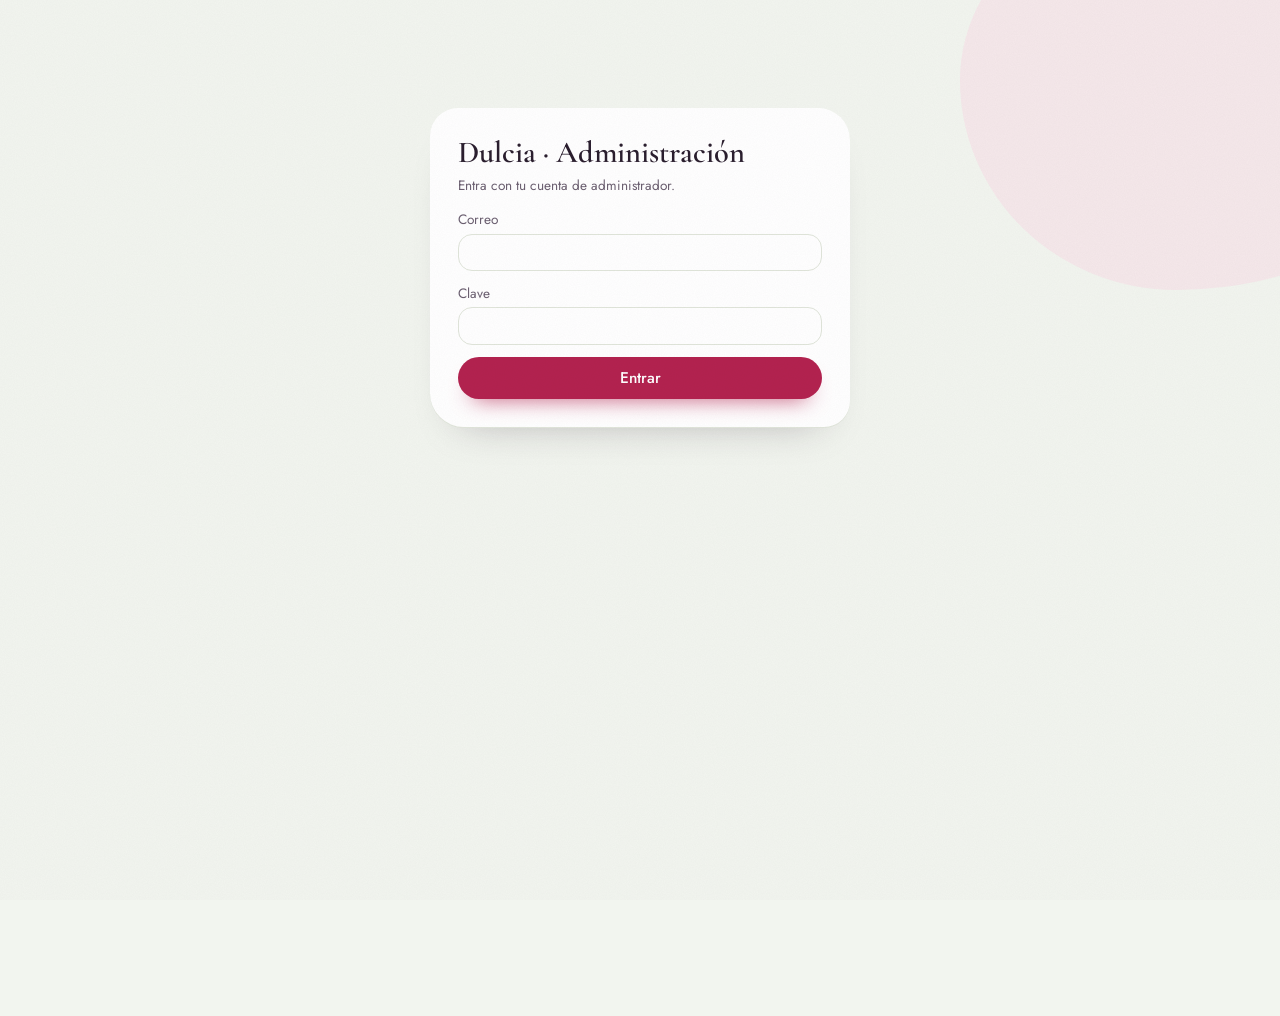
<file: admin.html>
<!doctype html>
<html lang="es">
<head>
<meta charset="utf-8">
<meta name="viewport" content="width=device-width,initial-scale=1">
<meta name="robots" content="noindex,nofollow">
<title>Dulcia · Administración</title>
<link rel="icon" type="image/svg+xml" href="favicon.svg">
<link rel="preconnect" href="https://fonts.googleapis.com">
<link rel="preconnect" href="https://fonts.gstatic.com" crossorigin>
<link href="https://fonts.googleapis.com/css2?family=Cormorant+Garamond:ital,wght@0,500;0,600;1,500;1,600&family=Jost:wght@300;400;500;600&display=swap" rel="stylesheet">
<link rel="stylesheet" href="style.css?v=62">
<style>
body{min-height:100vh}
a.btn{text-decoration:none;display:inline-flex;align-items:center;justify-content:center}
.abar select{width:auto;min-width:200px}
.adm{max-width:1240px;margin:0 auto;padding:22px 20px 80px}
.atop{display:flex;align-items:center;justify-content:space-between;gap:12px;flex-wrap:wrap;margin-bottom:18px}
.atop h1{font-size:2.2rem}
.atop .who{color:var(--soft);font-size:.88rem}
.atop .acts{display:flex;gap:8px;flex-wrap:wrap;align-items:center}
.akpis{display:grid;grid-template-columns:repeat(5,minmax(0,1fr));gap:12px;margin-bottom:16px}
.akpis .card{padding:16px 18px}
.akpis .card:nth-child(1){background:var(--accent-soft)}
.akpis .card:nth-child(2){background:var(--butter)}
.akpis .card:nth-child(3){background:var(--ok-bg)}
.akpis .card:nth-child(7){background:var(--ok-bg)}
.akpis .card:nth-child(8){background:var(--accent-soft)}
.akpis .kpi .v{font-size:1.7rem}
.tabs{display:flex;gap:6px;flex-wrap:wrap;margin:0 0 14px}
.tabs button{border:1.5px solid var(--line);background:var(--surface);border-radius:99px;padding:.45em 1.1em;font-weight:600;color:var(--soft);cursor:pointer}
.tabs button[aria-selected=true]{background:var(--accent);border-color:var(--accent);color:var(--accent-ink)}
.tabs .cnt{font-weight:500;opacity:.8;margin-left:4px}
.abar{display:flex;gap:10px;flex-wrap:wrap;align-items:center;margin-bottom:12px}
.abar input[type=search]{flex:1;min-width:220px;border:1.5px solid var(--line);border-radius:14px;padding:.6em .9em;background:var(--surface)}
.fchips{display:flex;gap:6px;flex-wrap:wrap;margin-bottom:12px}
.fchips button{border:1.5px solid var(--line);background:var(--surface);border-radius:99px;padding:.3em .85em;font-size:.84rem;font-weight:500;cursor:pointer;color:var(--ink)}
.fchips button.on{background:var(--ink);color:var(--bg);border-color:var(--ink)}
table.acc td{vertical-align:middle}
table.acc .nm b{display:block}
table.acc .nm span{font-size:.82rem;color:var(--soft)}
table.acc tr.row{cursor:pointer}
table.acc tr.row:hover td{background:rgba(42,30,46,.035)}
.st{display:inline-block;border-radius:99px;padding:.12em .7em;font-size:.76rem;font-weight:600;white-space:nowrap}
.st.prueba{background:var(--butter);color:#6B4E00}.st.pagando{background:var(--ok-bg);color:var(--ok)}.st.regalo{background:#E4D9F5;color:#4F3388}
.st.vitalicio{background:#D2E8F7;color:#1D4F78}.st.vencida{background:var(--bad-bg);color:var(--bad)}.st.pausada{background:var(--line);color:var(--ink)}
.dias.bad{color:var(--bad);font-weight:600}.dias.warn{color:var(--warn);font-weight:600}
.empty{color:var(--soft);text-align:center;padding:24px}
.det{display:grid;grid-template-columns:repeat(3,minmax(0,1fr));gap:10px}
.det div{background:var(--bg);border-radius:14px;padding:10px 12px}
.det dt{font-size:.78rem;color:var(--soft)}.det dd{margin:2px 0 0;font-weight:600}
.blk{border-top:1px dashed var(--line);padding-top:14px}
.blk h3{font-size:1.15rem;margin-bottom:8px}
.row2{display:flex;gap:8px;flex-wrap:wrap;align-items:center}
.codgrid{display:grid;grid-template-columns:1fr 1fr;gap:14px;align-items:start}
.codgrid fieldset{border:1.5px solid var(--line);border-radius:14px;padding:10px 14px 14px;margin:0;display:flex;flex-direction:column;gap:10px;min-width:0}
.codgrid legend{font-weight:600;padding:0 6px}
.codgrid label{display:flex;flex-direction:column;gap:4px;font-size:.85rem;color:var(--soft)}
.codgrid label.kck{flex-direction:row;align-items:center;gap:7px;color:var(--ink);font-size:.92rem}
.codgrid input[type=checkbox]{width:auto;margin:0}
.kpl{display:flex;flex-wrap:wrap;gap:6px 14px;align-items:center;font-size:.85rem;color:var(--soft)}
.kpl>span{flex-basis:100%}
.kdates{display:grid;grid-template-columns:minmax(0,1fr) minmax(0,1fr);gap:8px}
.codgrid input:not([type=checkbox]),.codgrid textarea{min-width:0;width:100%;box-sizing:border-box}
.kej{margin:0;background:var(--accent-soft,#F8DCE5);border-radius:10px;padding:8px 10px}
@media(max-width:700px){.codgrid{grid-template-columns:1fr}}
.row2 input,.row2 select{width:auto;flex:1;min-width:150px}
.months{display:flex;gap:8px;flex-wrap:wrap}
.months .btn{min-width:84px}
.danger{color:var(--bad)}
.cacts{display:flex;gap:6px;justify-content:flex-end;flex-wrap:nowrap}.cacts .btn{white-space:nowrap}
.campf{display:flex;flex-direction:column;gap:12px;margin-top:6px}
.campf label{display:flex;flex-direction:column;gap:4px;font-size:.85rem;color:var(--soft)}
.campf input,.campf textarea{width:100%;box-sizing:border-box;min-width:0}
.campf textarea{font:inherit;line-height:1.5;resize:vertical}
.btn.bad{background:var(--bad);color:#fff;box-shadow:none}
.btn:disabled{opacity:.45;cursor:default}
.copybox{background:var(--bg);border-radius:14px;padding:12px 14px;white-space:pre-wrap;font-size:.92rem;line-height:1.5}
.okmsg{background:var(--ok-bg);color:var(--ok);border-radius:12px;padding:.7em .9em;font-size:.92rem}
.errmsg{background:var(--bad-bg);color:var(--bad);border-radius:12px;padding:.7em .9em;font-size:.92rem}
#login{max-width:420px;margin:12vh auto;padding:28px}
#login form{display:flex;flex-direction:column;gap:12px}
#login label{display:flex;flex-direction:column;gap:4px;font-size:.85rem;color:var(--soft)}
dialog .dlg{max-height:calc(100vh - 40px);overflow:auto}
dialog.wide{width:min(760px,calc(100vw - 24px))}
.pg td{font-size:.9rem}
.devopt{display:flex;gap:10px 18px;flex-wrap:wrap;align-items:center;margin:0 0 10px}
.devopt label{display:inline-flex;align-items:center;gap:7px;font-size:.92rem;cursor:pointer}
.devopt input[type=radio],.devopt input[type=checkbox]{width:18px;height:18px;min-width:0;flex:0 0 auto;margin:0;accent-color:var(--accent)}
.devopt input[type=number]{width:140px;flex:0 0 auto}
.devopt[hidden]{display:none}
@media(max-width:1100px){.akpis{grid-template-columns:repeat(3,minmax(0,1fr))}}
@media(max-width:900px){#invg{grid-template-columns:minmax(0,1fr)!important}}
@media(max-width:760px){
  .akpis{grid-template-columns:repeat(2,minmax(0,1fr))}
  .det{grid-template-columns:repeat(2,minmax(0,1fr))}
  table.acc thead{display:none}
  table.acc,table.acc tbody,table.acc tr,table.acc td{display:block;width:100%}
  table.acc tr.row{display:grid;grid-template-columns:1fr auto;gap:4px 10px;padding:12px 4px;border-bottom:1px dashed var(--line)}
  table.acc td{border:0!important;padding:0!important}
  table.acc td.c-nm{grid-column:1}table.acc td.c-st{grid-column:2;grid-row:1;text-align:right}
  table.acc td.c-plan,table.acc td.c-dias,table.acc td.c-pag,table.acc td.c-uso{display:inline;font-size:.85rem;color:var(--soft)}
  table.acc td.c-plan::before{content:"Plan: "}table.acc td.c-dias::before{content:"Días: "}table.acc td.c-pag::before{content:"Pagado: "}table.acc td.c-uso::before{content:"Uso: "}
  table.acc td.c-vence,table.acc td.c-act,table.acc td.c-cre,table.acc td.c-go{display:none}
}
</style>
</head>
<body>
<div id="root"><p class="empty">Cargando…</p></div>
<dialog id="dlg" class="wide"></dialog>
<div id="toast" hidden></div>
<script src="config.js"></script>
<script src="supabase.js"></script>
<script src="admin.js?v=63"></script>
</body>
</html>
</file>
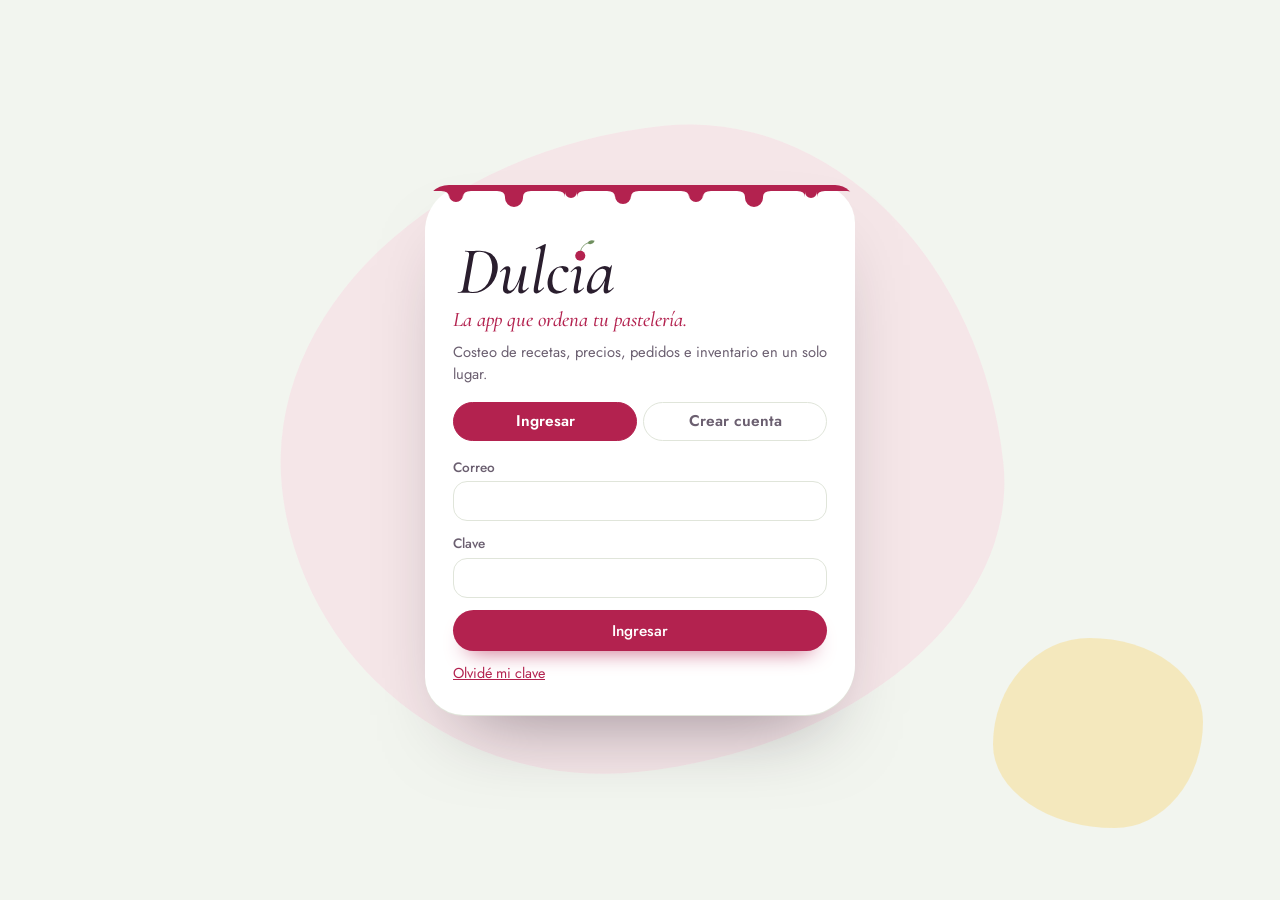
<file: app.html>
<!doctype html>
<html lang="es">
<head>
<meta charset="utf-8"><script src="ga.js"></script><script src="pixel.js"></script>
<base href="/">
<meta name="viewport" content="width=device-width,initial-scale=1,viewport-fit=cover">
<script>
/* Celulares: achica un poco toda la app (≈12%) para que se vea completa sin hacer zoom con los dedos. */
(function(){try{var w=Math.min(screen.width,screen.height);if(w>0&&w<=600){var m=document.querySelector('meta[name=viewport]');m.setAttribute('content','width='+Math.round(w/0.88)+',viewport-fit=cover');}}catch(e){}})();
</script>

<title>Dulcia</title>
<meta name="theme-color" content="#F2F5EF">
<link rel="icon" type="image/svg+xml" href="favicon.svg">
<link rel="apple-touch-icon" href="icon-180.png">
<link rel="manifest" href="manifest.webmanifest">
<meta name="apple-mobile-web-app-capable" content="yes">
<meta name="mobile-web-app-capable" content="yes">
<meta name="apple-mobile-web-app-title" content="Dulcia">
<link rel="preconnect" href="https://fonts.googleapis.com">
<link rel="preconnect" href="https://fonts.gstatic.com" crossorigin>
<link href="https://fonts.googleapis.com/css2?family=Cormorant+Garamond:ital,wght@0,500;0,600;1,500;1,600&family=Jost:wght@300;400;500;600&display=swap" rel="stylesheet">
<link rel="stylesheet" href="style.css?v=62">
<style>
#auth{position:fixed;inset:0;z-index:100;background:var(--bg);display:flex;align-items:center;justify-content:center;padding:16px;overflow:auto}
#auth .box{width:min(430px,100%);background:var(--surface);border:0;border-radius:46px 38px 50px 38px;padding:48px 28px 30px;position:relative;box-shadow:0 1px 0 var(--line),0 40px 80px -40px rgba(42,30,46,.5)}
#auth .box::before{content:"";position:absolute;left:0;right:0;top:0;height:24px;border-radius:46px 38px 0 0;background:url("data:image/svg+xml,%3Csvg xmlns='http://www.w3.org/2000/svg' viewBox='0 0 240 24' preserveAspectRatio='none'%3E%3Cpath d='M0 0H240V6H214Q206 6 206 12V11.0A8.0 8.0 0 0 1 190 11.0V12Q190 6 182 6H160Q152 6 152 12V7.0A6.0 6.0 0 0 1 140 7.0V12Q140 6 132 6H106Q98 6 98 12V13.0A9.0 9.0 0 0 1 80 13.0V12Q80 6 72 6H46Q38 6 38 12V10.0A7.0 7.0 0 0 1 24 10.0V12Q24 6 16 6H0V0Z' fill='%23B3224F'/%3E%3C/svg%3E") repeat-x left top/240px 24px}
#auth::before{content:"";position:fixed;left:50%;top:50%;width:min(720px,120vw);height:min(640px,100vh);transform:translate(-50%,-50%) rotate(-6deg);background:var(--accent-soft);opacity:.6;border-radius:58% 42% 55% 45% / 50% 58% 42% 50%;z-index:-1}
#auth::after{content:"";position:fixed;right:6%;bottom:8%;width:210px;height:190px;background:var(--butter);opacity:.7;border-radius:46% 54% 42% 58% / 56% 44% 56% 44%;z-index:-1}
#auth h1{font-size:2rem;margin-bottom:4px}
#auth .dmark{width:170px;height:auto;display:block;margin:0 0 6px}
#auth .tag{font-family:var(--display);font-style:italic;font-weight:500;font-size:1.3rem;color:var(--accent);margin:0 0 16px}
#auth p{color:var(--soft);margin:0 0 16px}
#auth form{display:flex;flex-direction:column;gap:12px}
#auth label{display:flex;flex-direction:column;gap:4px;font-size:.85rem;color:var(--soft);font-weight:500}
#auth input{background:var(--surface);border:1.5px solid var(--line);border-radius:14px;padding:.65em .9em;width:100%}
#auth .tabs{display:flex;gap:6px;margin-bottom:16px}
#auth .tabs button{flex:1;border:1px solid var(--line);background:transparent;border-radius:99px;padding:.45em;font-weight:600;color:var(--soft)}
#auth .tabs button[aria-pressed=true]{background:var(--accent);color:var(--accent-ink);border-color:var(--accent)}
#auth .msg{font-size:.9rem;border-radius:10px;padding:.6em .8em;background:var(--accent-soft);color:var(--accent)}
#auth .msg.ok,#auth .okbox{background:var(--ok-bg);color:var(--ok)}
#auth .okbox{font-size:.9rem;border-radius:10px;padding:.6em .8em}
#auth .pay{background:var(--accent-soft);border-radius:12px;padding:.8em 1em;font-size:.9rem;line-height:1.5;text-align:left;overflow-wrap:anywhere}
#auth .gbtn{display:flex;align-items:center;justify-content:center;gap:10px;width:100%;min-height:52px;border-radius:14px;border:1.5px solid #DADCE0;background:#fff;color:#1F1F1F;font:500 16px/1.2 var(--body,system-ui);cursor:pointer;padding:12px 16px}
#auth .gbtn:hover{background:#F8F9FA}#auth .gbtn[disabled]{opacity:.7;cursor:wait}#auth .gbtn[hidden]{display:none}
#auth .gsep{display:flex;align-items:center;gap:10px;color:var(--soft);font-size:.85rem;margin:2px 0}#auth .gsep[hidden]{display:none}
#auth .gsep:before,#auth .gsep:after{content:"";flex:1;height:1px;background:var(--line)}
#auth .gbtn{margin-bottom:12px}
#auth .gis-wrap{margin-bottom:12px}
#auth .gsep{margin:0 0 12px}
#auth .lnk{background:none;border:0;color:var(--accent);text-decoration:underline;padding:0;font-size:.9rem;align-self:flex-start}
.boot{position:fixed;inset:0;display:flex;align-items:center;justify-content:center;color:var(--soft)}
.boot{flex-direction:column;gap:10px}.boot[hidden]{display:none}.bootcherry{width:96px;height:96px;animation:bootpulse 1.4s ease-in-out infinite}@keyframes bootpulse{0%,100%{transform:scale(.92) rotate(-3deg)}50%{transform:scale(1.04) rotate(3deg)}}@media (prefers-reduced-motion:reduce){.bootcherry{animation:none}}
</style>
</head>
<body><noscript><img height="1" width="1" style="display:none" alt="" src="https://www.facebook.com/tr?id=1107994378782408&amp;ev=PageView&amp;noscript=1"></noscript>
<div id="boot" class="boot"><svg class="bootcherry" role="img" aria-label="Cargando Dulcia" xmlns="http://www.w3.org/2000/svg" viewBox="30 40 150 150"><g transform="translate(74.0 154.0)"><path d="M1.7 -28.9 C6.8 -57.8 23.8 -74.8 51.0 -86.7" fill="none" stroke="#6F8F5E" stroke-width="5.4" stroke-linecap="round"/><path d="M49.3 -85.0 C57.8 -107.1 81.6 -108.8 96.9 -100.3 C88.4 -78.2 66.3 -71.4 49.3 -85.0Z" fill="#6F8F5E"/><circle r="34.0" fill="#B3224F"/></g></svg></div>
<div class="app" id="appwrap" hidden>
  <nav class="side" aria-label="Secciones" id="side"></nav>
  <main id="main"></main>
</div>
<dialog id="dlg"></dialog>
<dialog id="dlg2"></dialog>
<div id="toast" hidden role="status"></div>
<div id="auth" hidden></div>
<script src="config.js"></script>
<script src="brand.js"></script>
<script src="supabase.js"></script>
<script src="google.js?v=2"></script>
<script src="app.js?v=66"></script>
<script src="data.js?v=66"></script>
</body>
</html>
</file>
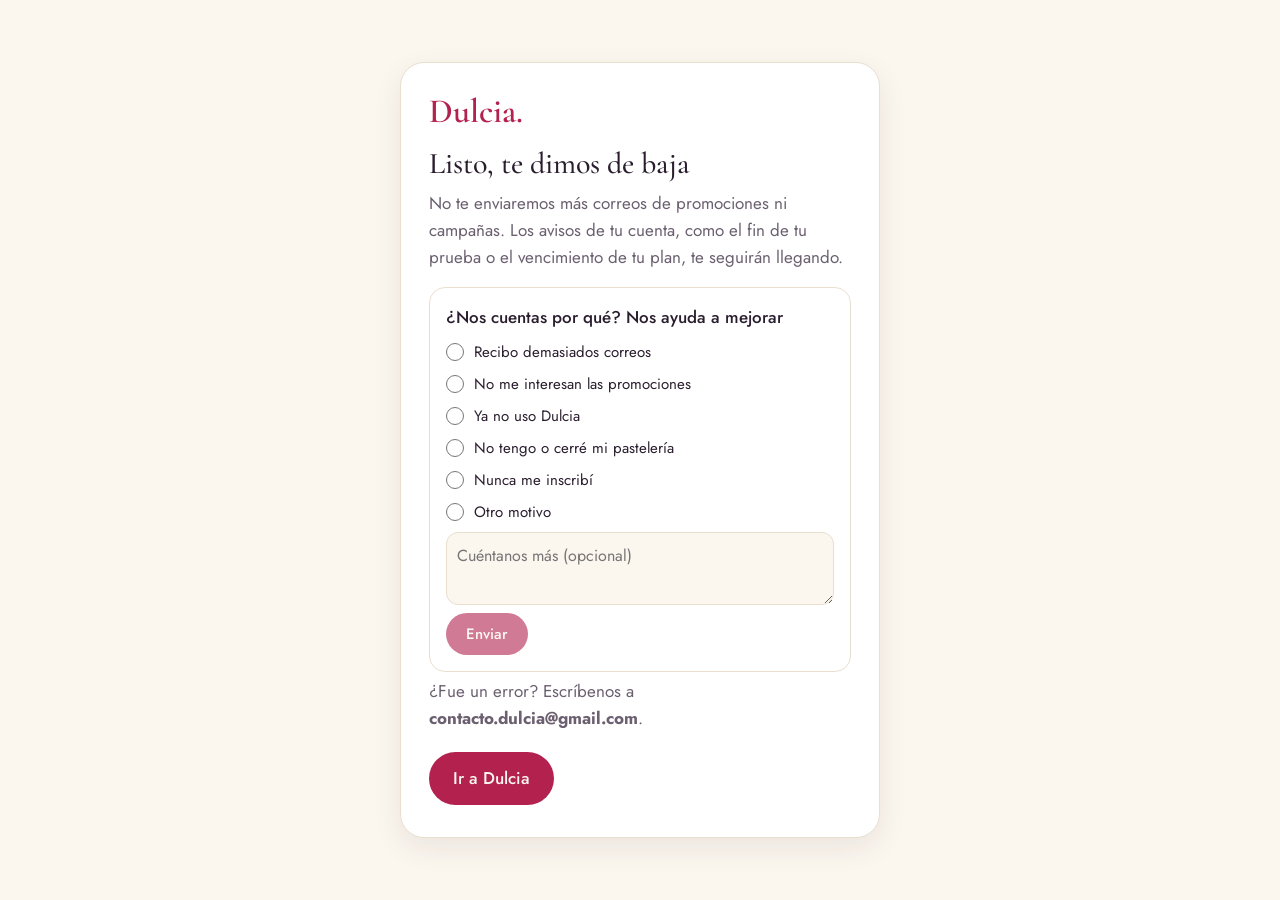
<file: baja.html>
<!doctype html>
<html lang="es"><head><meta charset="utf-8"><meta name="viewport" content="width=device-width,initial-scale=1,viewport-fit=cover">
<meta name="robots" content="noindex">
<title>Darse de baja · Dulcia</title>
<link rel="icon" href="favicon.svg">
<link rel="preconnect" href="https://fonts.googleapis.com"><link rel="preconnect" href="https://fonts.gstatic.com" crossorigin>
<link href="https://fonts.googleapis.com/css2?family=Cormorant+Garamond:wght@500;600&family=Jost:wght@400;500&display=swap" rel="stylesheet">
<style>
:root{--bg:#FBF6EE;--card:#FFFFFF;--ink:#2A1E2E;--soft:#6B5F70;--line:#E9DFD0;--accent:#B3224F;--btn-fg:#FBF6EE;--pink:#F8DCE5;
  --display:'Cormorant Garamond',Georgia,serif;--body:'Jost',system-ui,sans-serif}
@media (prefers-color-scheme:dark){:root:not([data-theme="light"]){--bg:#231A26;--card:#33263A;--ink:#FBF6EE;--soft:#C9BDCB;--line:#4A3B50;--accent:#F29BB6;--pink:#4A2A3A;color-scheme:dark}}
:root[data-theme="dark"]{--bg:#231A26;--card:#33263A;--ink:#FBF6EE;--soft:#C9BDCB;--line:#4A3B50;--accent:#F29BB6;--pink:#4A2A3A;color-scheme:dark}
*{box-sizing:border-box}
body{margin:0;min-height:100vh;display:grid;place-items:center;background:var(--bg);color:var(--ink);font:400 17px/1.6 var(--body);padding:24px 16px}
.card{max-width:480px;width:100%;background:var(--card);border:1px solid var(--line);border-radius:24px;padding:32px 28px;box-shadow:0 10px 30px rgba(42,30,46,.08)}
.logo{font:600 34px/1 var(--display);color:var(--accent)}
h1{font:500 30px/1.1 var(--display);margin:18px 0 10px}
p{margin:0 0 12px;color:var(--soft)}
form{margin:16px 0 6px;padding:16px;border:1px solid var(--line);border-radius:16px;display:grid;gap:8px}
form[hidden]{display:none}form b{font-weight:500}form label{display:flex;gap:10px;align-items:flex-start;font-size:15px;cursor:pointer}
form input[type=radio]{width:18px;height:18px;margin:3px 0 0;accent-color:var(--accent);flex:0 0 auto}
form textarea{font:inherit;font-size:16px;border:1px solid var(--line);border-radius:12px;padding:10px;background:var(--bg);color:var(--ink);width:100%}
form button{justify-self:start;border:0;background:var(--accent);color:var(--btn-fg);font:500 15px var(--body);border-radius:999px;padding:10px 20px;cursor:pointer}
form button[disabled]{opacity:.6}.ok{color:var(--accent);font-weight:500}
a.btn{display:inline-block;margin-top:8px;background:var(--accent);color:var(--btn-fg);text-decoration:none;font-weight:500;border-radius:999px;padding:13px 24px}
</style></head>
<body><main class="card">
<div class="logo">Dulcia.</div>
<h1 id="t">Listo, te dimos de baja</h1>
<p id="m">No te enviaremos más correos de promociones ni campañas. Los avisos de tu cuenta, como el fin de tu prueba o el vencimiento de tu plan, te seguirán llegando.</p>
<form id="f" hidden><b>¿Nos cuentas por qué? Nos ayuda a mejorar</b>
<label><input type="radio" name="m" value="Recibo demasiados correos">Recibo demasiados correos</label>
<label><input type="radio" name="m" value="No me interesan las promociones">No me interesan las promociones</label>
<label><input type="radio" name="m" value="Ya no uso Dulcia">Ya no uso Dulcia</label>
<label><input type="radio" name="m" value="No tengo o cerré mi pastelería">No tengo o cerré mi pastelería</label>
<label><input type="radio" name="m" value="Nunca me inscribí">Nunca me inscribí</label>
<label><input type="radio" name="m" value="Otro motivo">Otro motivo</label>
<textarea id="d" rows="2" maxlength="1000" placeholder="Cuéntanos más (opcional)"></textarea>
<button type="submit" id="b" disabled>Enviar</button></form>
<p class="ok" id="gr" hidden>¡Gracias por contarnos! Lo vamos a tener en cuenta.</p>
<p>¿Fue un error? Escríbenos a <b>contacto.dulcia@gmail.com</b>.</p>
<a class="btn" href="https://www.dulcia.cl/app/">Ir a Dulcia</a>
</main>
<script src="config.js"></script>
<script>
(function(){var q=location.search;
  if(/error=1/.test(q)){document.getElementById("t").textContent="No pudimos darte de baja";document.getElementById("m").textContent="El enlace no es válido o venció. Escríbenos y te sacamos de la lista a mano.";}
  else { var f=document.getElementById("f"); f.hidden=false;
    var em=(new URLSearchParams(q).get("e")||"").trim();
    f.addEventListener("change",function(){document.getElementById("b").disabled=!f.querySelector("input[name=m]:checked")});
    f.addEventListener("submit",function(ev){ev.preventDefault();var b=document.getElementById("b");b.disabled=true;b.textContent="Enviando…";
      var c=window.DULCIA_CONFIG||{},m=f.querySelector("input[name=m]:checked");
      var fin=function(){f.hidden=true;document.getElementById("gr").hidden=false;};
      if(/prueba=1/.test(q)){fin();return;}
      fetch(c.url+"/rest/v1/rpc/enviar_opinion",{method:"POST",headers:{apikey:c.key,"Content-Type":"application/json"},
        body:JSON.stringify({p_tipo:"baja_correo",p_motivo:m?m.value:null,p_detalle:document.getElementById("d").value.trim()||null,p_pagina:"baja",p_correo:/^[^\s@]+@[^\s@]+$/.test(em)?em:null})})
        .then(fin,fin);
    });
  }
  if(/prueba=1/.test(q)){document.getElementById("t").textContent="Así se ve la baja";document.getElementById("m").textContent="Este es el correo de prueba: no se dio de baja a nadie. Cuando una clienta toca este enlace, deja de recibir campañas.";}
})();
</script>
</body></html>
</file>
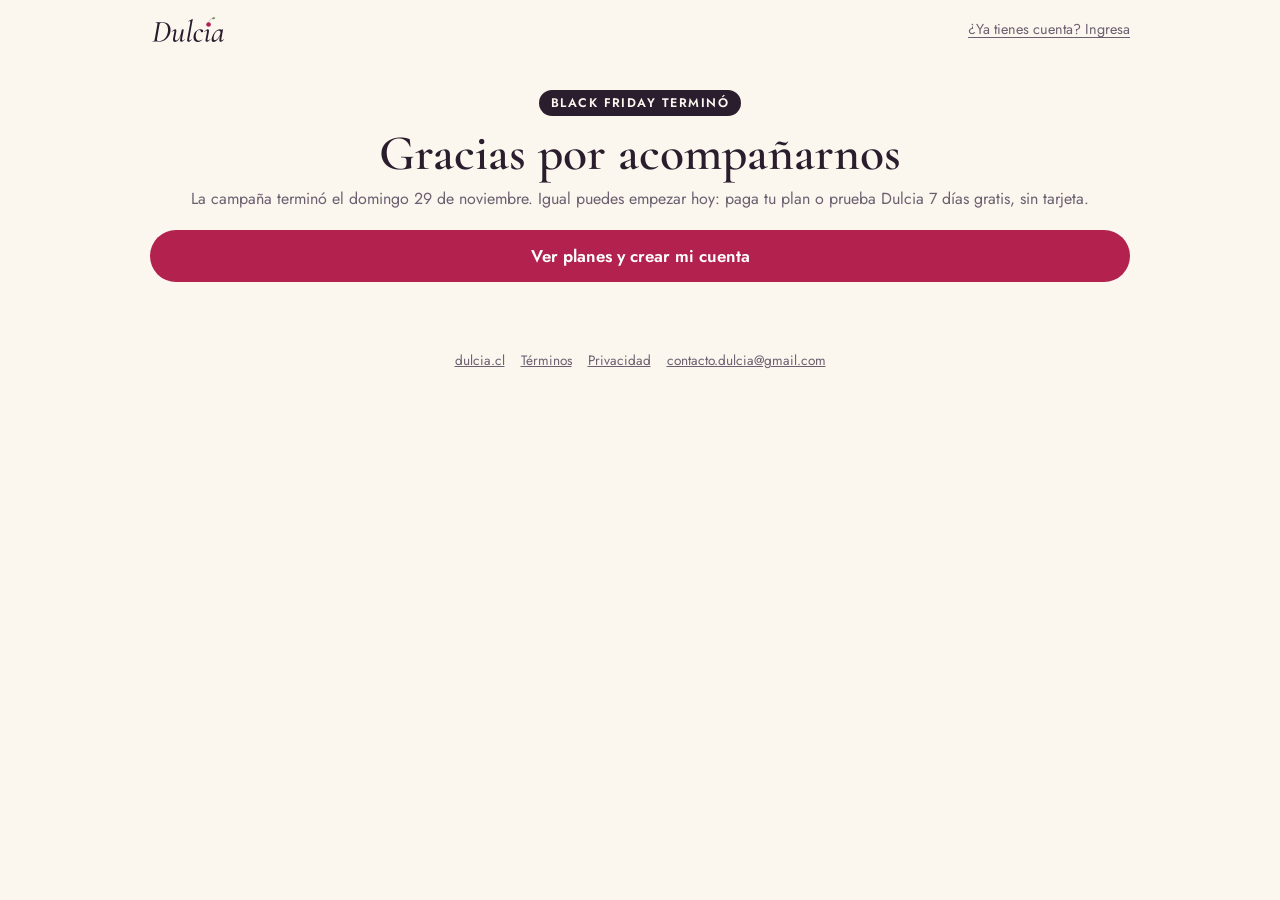
<file: black.html>
<!doctype html>
<html lang="es">
<head>
<meta charset="utf-8"><script src="ga.js"></script><script src="pixel.js"></script>
<meta name="viewport" content="width=device-width,initial-scale=1,viewport-fit=cover">
<meta name="description" content="Black Friday Dulcia: 60% off en la app que ordena tu pastelería. Costeo de recetas, precios, pedidos e inventario. Pruébala gratis 7 días, sin tarjeta.">
<meta name="theme-color" content="#1C1420">
<meta property="og:title" content="Black Friday Dulcia: 60% off en la app que ordena tu pastelería">
<meta property="og:description" content="Costeo, precios y pedidos para tu pastelería. Paga hoy con descuento y además tienes 7 días gratis.">
<meta property="og:type" content="website">
<meta property="og:site_name" content="Dulcia">
<meta property="og:url" content="https://www.dulcia.cl/black">
<meta property="og:image" content="https://www.dulcia.cl/og-black.png">
<meta property="og:image:width" content="1200">
<meta property="og:image:height" content="630">
<meta property="og:image:alt" content="Dulcia, la app que ordena tu pastelería: costeo de recetas, precios, pedidos e inventario">
<meta name="twitter:card" content="summary_large_image">
<link rel="icon" type="image/svg+xml" href="favicon.svg">
<link rel="apple-touch-icon" href="icon-180.png">
<title>Black Friday Dulcia</title>
<link rel="preconnect" href="https://fonts.googleapis.com">
<link rel="preconnect" href="https://fonts.gstatic.com" crossorigin>
<link rel="preconnect" href="https://rliibqyyugqdvncldibl.supabase.co">
<link href="https://fonts.googleapis.com/css2?family=Cormorant+Garamond:ital,wght@0,500;0,600;1,600&family=Jost:wght@400;500;600&display=swap" rel="stylesheet">
<link rel="stylesheet" href="registro.css?v=6">
</head>
<body>
<div class="wrap">
  <header class="top"><a class="logo" href="/" aria-label="Dulcia"><span id="logo">Dulcia</span></a><a class="in" id="ingresar" href="/app/">¿Ya tienes cuenta? Ingresa</a></header>
  <main id="main"></main>
  <footer><a href="/">dulcia.cl</a><a href="terminos.html">Términos</a><a href="privacidad.html">Privacidad</a><a href="mailto:contacto.dulcia@gmail.com">contacto.dulcia@gmail.com</a></footer>
</div>
<script src="config.js"></script>
<script src="brand.js"></script>
<script>window.REG = { modo: "black" };</script>
<script src="google.js?v=2"></script>
<script src="registro.js?v=7"></script>
</body>
</html>
</file>
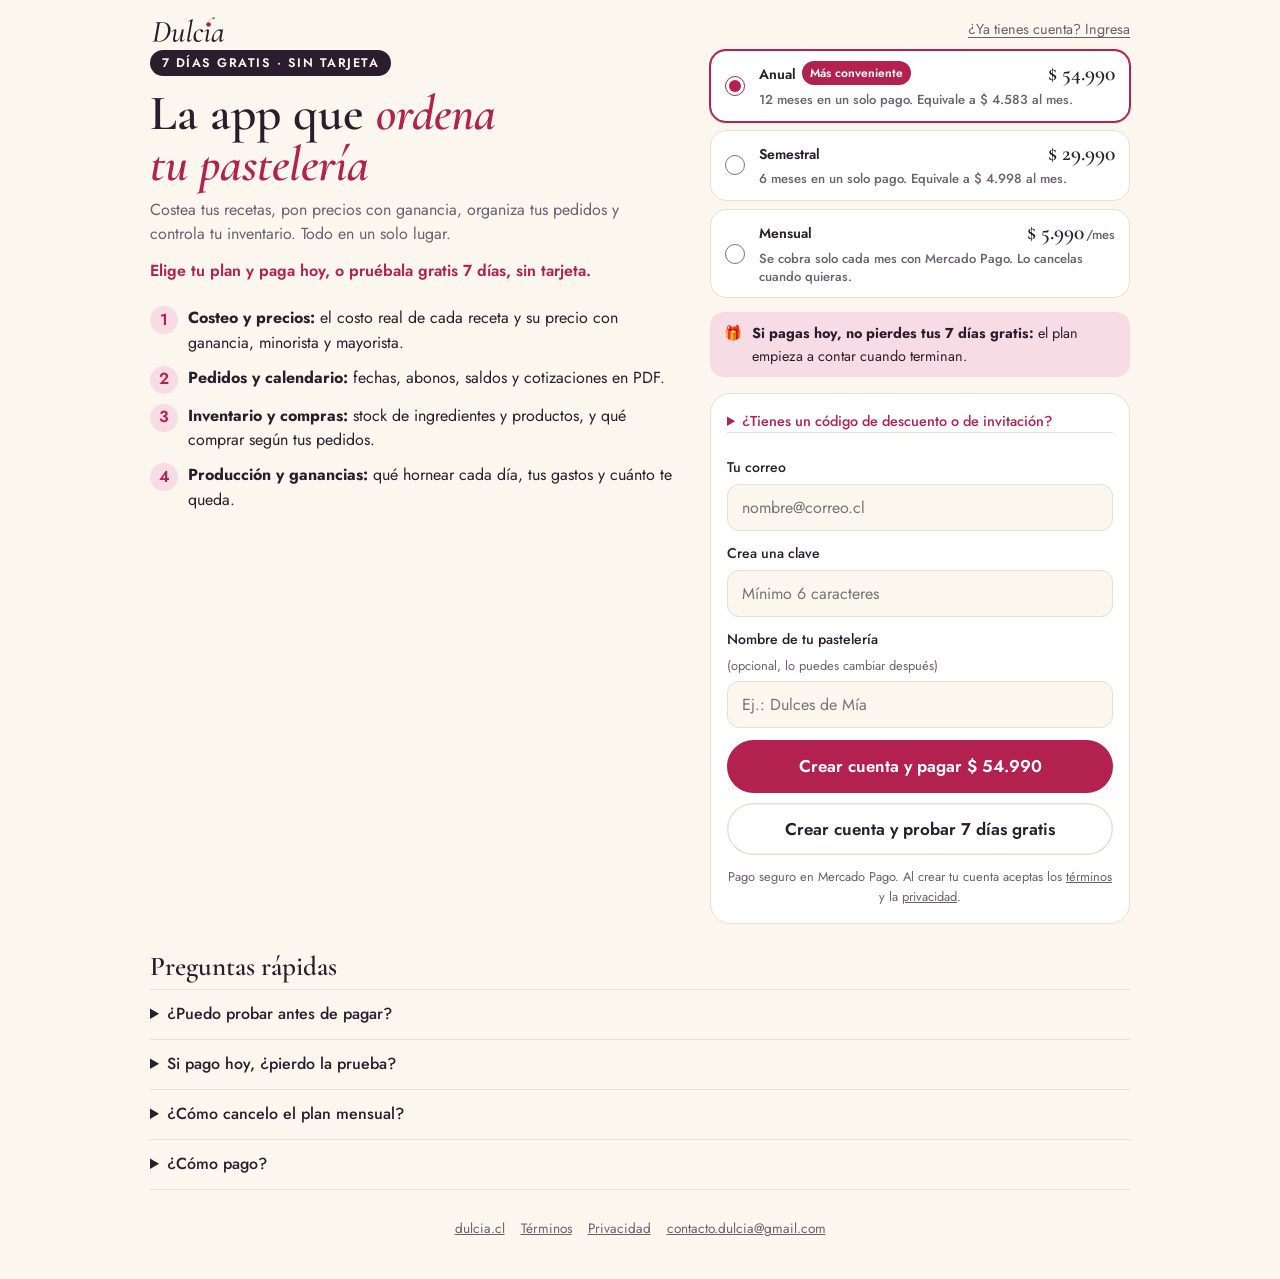
<file: empezar.html>
<!doctype html>
<html lang="es">
<head>
<meta charset="utf-8"><script src="ga.js"></script><script src="pixel.js"></script>
<meta name="viewport" content="width=device-width,initial-scale=1,viewport-fit=cover">
<meta name="description" content="Dulcia, la app que ordena tu pastelería: costeo de recetas, precios, pedidos e inventario. Paga tu plan hoy o pruébala 7 días gratis, sin tarjeta.">
<meta name="theme-color" content="#B3224F">
<meta property="og:title" content="Empieza con Dulcia">
<meta property="og:description" content="Costeo, precios y pedidos para tu pastelería. Paga hoy o prueba 7 días gratis, sin tarjeta.">
<meta property="og:type" content="website">
<meta property="og:site_name" content="Dulcia">
<meta property="og:url" content="https://www.dulcia.cl/empezar">
<meta property="og:image" content="https://www.dulcia.cl/og.png">
<meta property="og:image:width" content="1200">
<meta property="og:image:height" content="630">
<meta property="og:image:alt" content="Dulcia, la app que ordena tu pastelería: costeo de recetas, precios, pedidos e inventario">
<meta name="twitter:card" content="summary_large_image">
<link rel="icon" type="image/svg+xml" href="favicon.svg">
<link rel="apple-touch-icon" href="icon-180.png">
<title>Empieza con Dulcia</title>
<link rel="preconnect" href="https://fonts.googleapis.com">
<link rel="preconnect" href="https://fonts.gstatic.com" crossorigin>
<link rel="preconnect" href="https://rliibqyyugqdvncldibl.supabase.co">
<link href="https://fonts.googleapis.com/css2?family=Cormorant+Garamond:ital,wght@0,500;0,600;1,600&family=Jost:wght@400;500;600&display=swap" rel="stylesheet">
<link rel="stylesheet" href="registro.css?v=6">
</head>
<body>
<div class="wrap">
  <header class="top"><a class="logo" href="/" aria-label="Dulcia"><span id="logo">Dulcia</span></a><a class="in" id="ingresar" href="/app/">¿Ya tienes cuenta? Ingresa</a></header>
  <main id="main"></main>
  <footer><a href="/">dulcia.cl</a><a href="terminos.html">Términos</a><a href="privacidad.html">Privacidad</a><a href="mailto:contacto.dulcia@gmail.com">contacto.dulcia@gmail.com</a></footer>
</div>
<script src="config.js"></script>
<script src="brand.js"></script>
<script>window.REG = { modo: "normal" };</script>
<script src="google.js?v=2"></script>
<script src="registro.js?v=7"></script>
</body>
</html>
</file>
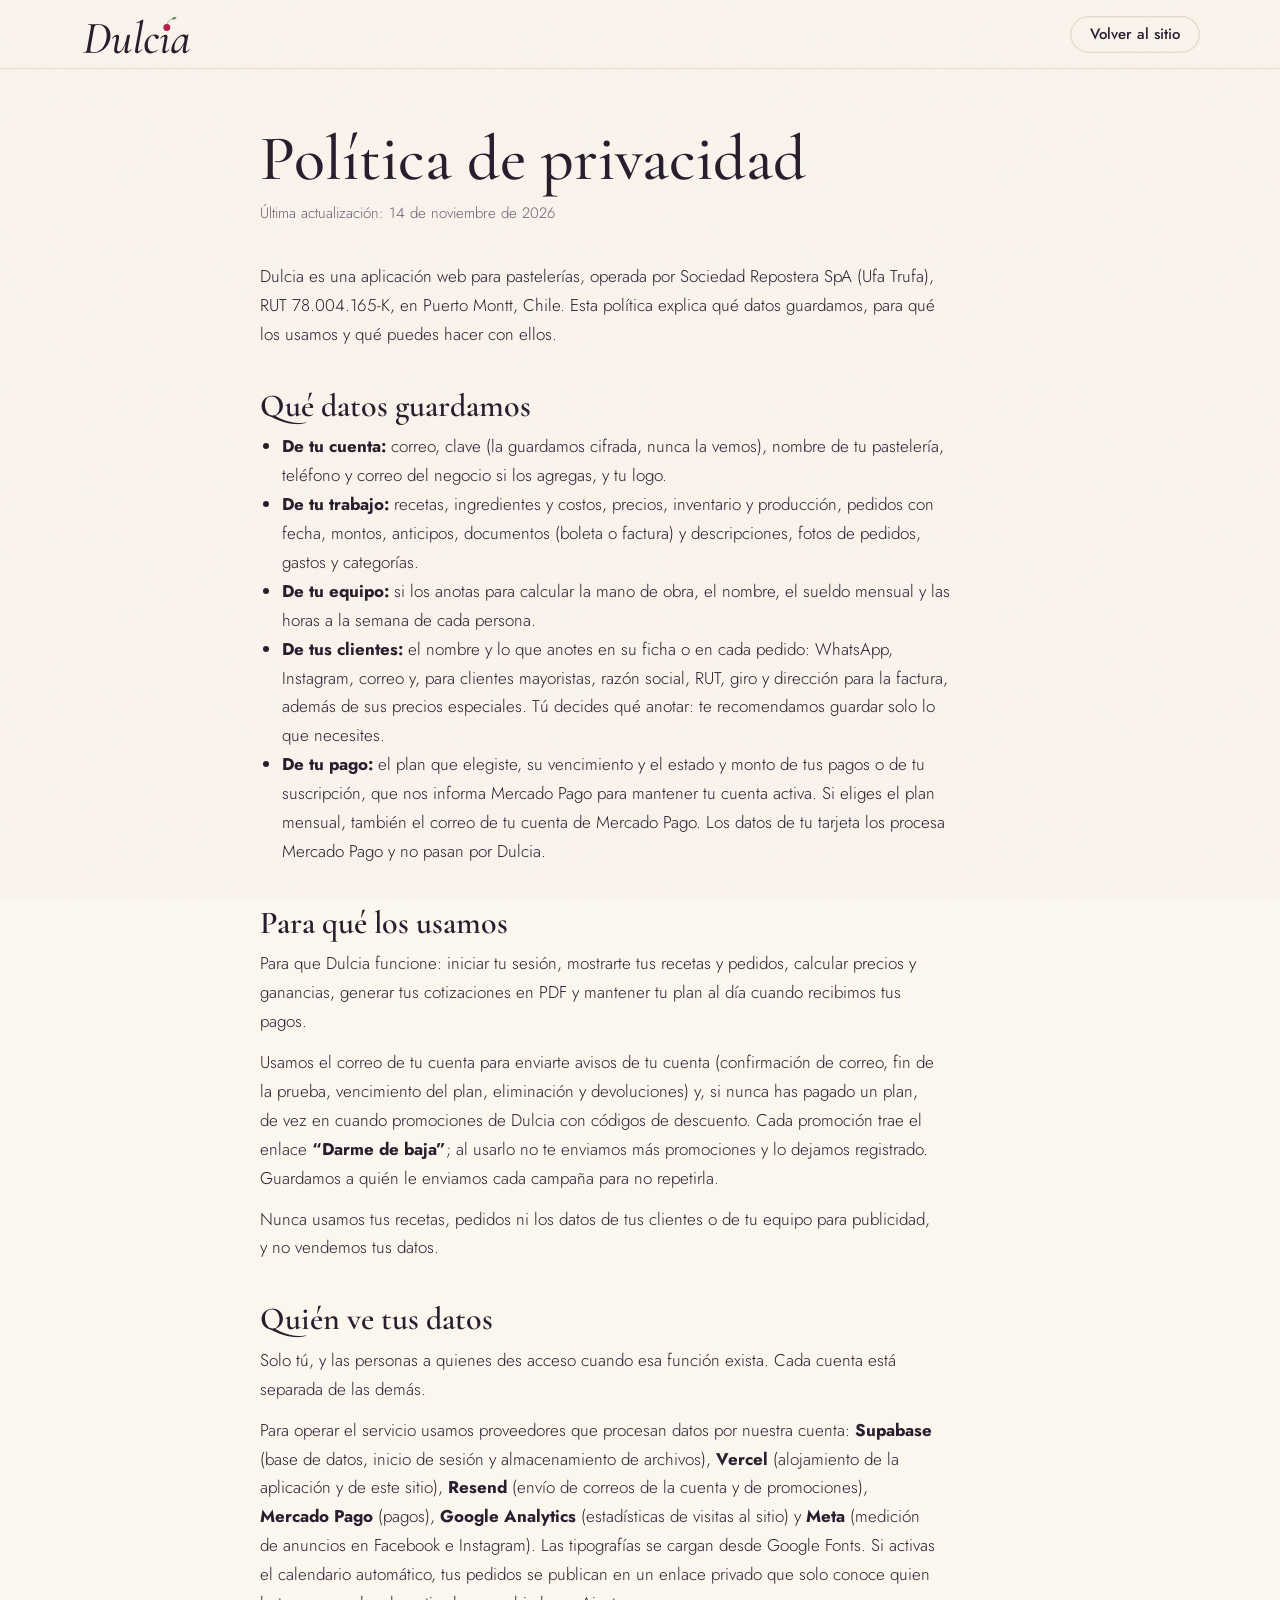
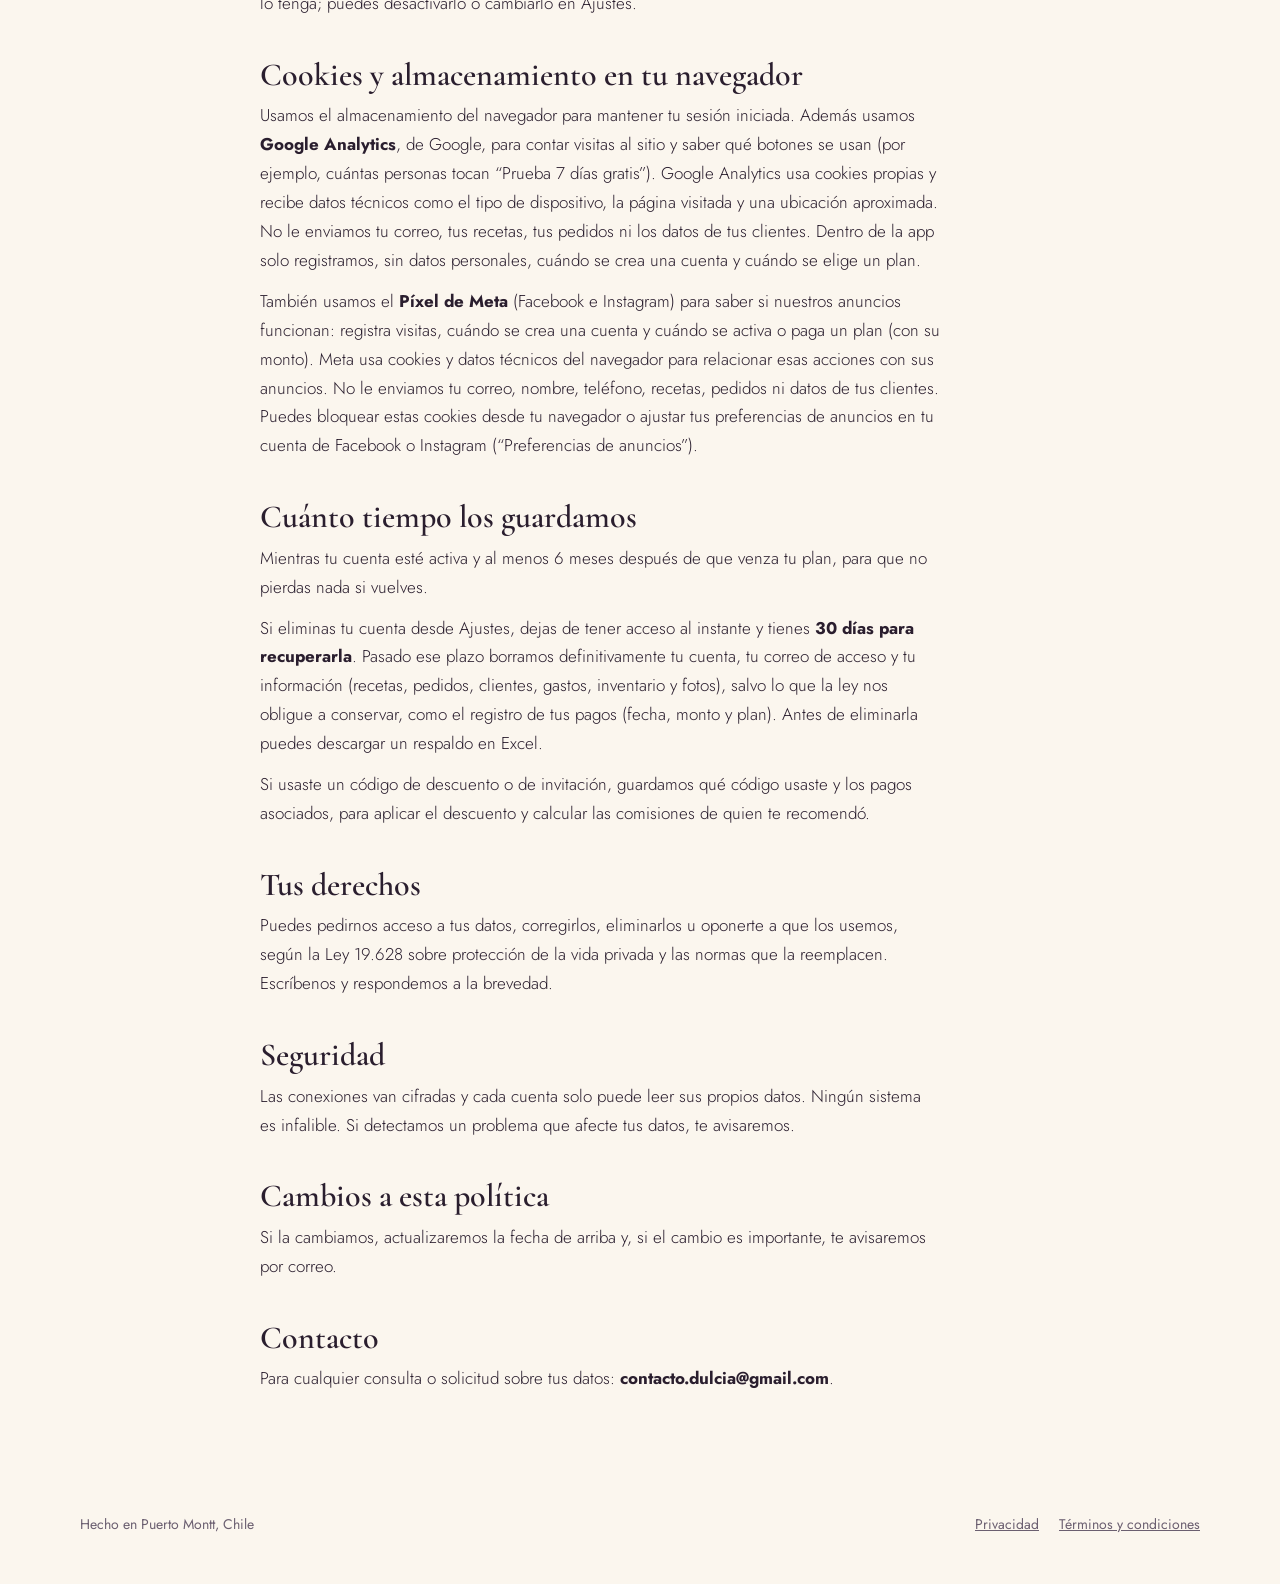
<file: privacidad.html>
<!doctype html>
<html lang="es"><head><meta charset="utf-8"><script src="ga.js"></script><script src="pixel.js"></script><meta name="viewport" content="width=device-width,initial-scale=1,viewport-fit=cover">
<title>Privacidad · Dulcia</title>
<link rel="preconnect" href="https://fonts.googleapis.com"><link rel="preconnect" href="https://fonts.gstatic.com" crossorigin>
<link href="https://fonts.googleapis.com/css2?family=Cormorant+Garamond:ital,wght@0,500;0,600;1,500;1,600&family=Jost:wght@300;400;500&display=swap" rel="stylesheet">
<style>
/* Layout: sitio de una página, columna central de 1120px, secciones separadas por cambios de fondo. Todo sale del manual de marca Dulcia. */
:root{
  --bg:#FBF6EE; --bg2:#F2F5EF; --card:#FFFFFF; --ink:#2A1E2E; --soft:#6B5F70; --line:#E9DFD0;
  --accent:#B3224F; --btn:#B3224F; --btn-fg:#FBF6EE; --pink:#F8DCE5; --butter:#F5E3A8; --leaf:#6F8F5E;
  --band:#B3224F; --band-fg:#FBF6EE;
  --display:'Cormorant Garamond',Georgia,serif; --body:'Jost',system-ui,sans-serif;
}
@media (prefers-color-scheme:dark){:root:not([data-theme="light"]){
  --bg:#231A26; --bg2:#2A1E2E; --card:#33263A; --ink:#FBF6EE; --soft:#C9BDCB; --line:#4A3B50;
  --accent:#F29BB6; --pink:#4A2A3A; --butter:#5A4F2A; --band:#8E1B3F; color-scheme:dark}}
:root[data-theme="dark"]{
  --bg:#231A26; --bg2:#2A1E2E; --card:#33263A; --ink:#FBF6EE; --soft:#C9BDCB; --line:#4A3B50;
  --accent:#F29BB6; --pink:#4A2A3A; --butter:#5A4F2A; --band:#8E1B3F; color-scheme:dark}
*{box-sizing:border-box}
html{scroll-behavior:smooth}
body{margin:0;background:var(--bg);color:var(--ink);font-family:var(--body);font-weight:400;font-size:17px;line-height:1.6;
  padding-left:max(16px,env(safe-area-inset-left,0px));padding-right:max(16px,env(safe-area-inset-right,0px))}
h1,h2,h3{font-family:var(--display);font-weight:500;line-height:1.05;margin:0;text-wrap:balance}
p{margin:0}
a{color:inherit}
:focus-visible{outline:3px solid var(--accent);outline-offset:3px;border-radius:6px}
.wrap{max-width:1120px;margin:0 auto}
.btn{display:inline-flex;align-items:center;justify-content:center;gap:8px;border:0;border-radius:999px;background:var(--btn);color:var(--btn-fg);font:500 16px/1 var(--body);padding:15px 26px;text-decoration:none;cursor:pointer}
.btn:hover{filter:brightness(1.08)}
.btn.ghost{background:transparent;color:var(--ink);box-shadow:inset 0 0 0 1.5px var(--line)}
.btn.sm{padding:11px 20px;font-size:15px}
.cherry{width:1em;height:1em;flex:none;display:inline-block;vertical-align:-0.12em}

/* header */
header.top{position:sticky;top:env(safe-area-inset-top,0px);z-index:20;background:var(--bg);border-bottom:1px solid var(--line);margin:0 calc(-1*max(16px,env(safe-area-inset-left,0px)));padding-left:max(16px,env(safe-area-inset-left,0px));padding-right:max(16px,env(safe-area-inset-right,0px))}
body::before{content:"";position:fixed;inset:0 0 auto;height:env(safe-area-inset-top,0px);background:var(--bg);z-index:30}
.top .wrap{display:flex;align-items:center;justify-content:space-between;gap:16px;padding-block:12px}
.top .logo{width:116px;display:block}
.top nav{display:flex;gap:28px;font-size:15px}
.top nav a{text-decoration:none;color:var(--soft)}
.top nav a:hover{color:var(--ink)}
@media(max-width:760px){.top nav{display:none}}

/* hero */
.hero{padding-block:72px 88px}
.hero .wrap{display:grid;grid-template-columns:1.05fr .95fr;gap:56px;align-items:center}
.hero h1{font-size:clamp(52px,7.4vw,100px);letter-spacing:-.01em}
.hero h1 em{font-style:italic;color:var(--accent);font-weight:500}
.hero .lead{font-size:clamp(18px,2vw,21px);font-weight:300;color:var(--soft);max-width:34em;margin-top:24px;line-height:1.55}
.hero .cta{display:flex;gap:12px;flex-wrap:wrap;margin-top:32px}
.hero .fine{margin-top:18px;font-size:14px;color:var(--soft);font-weight:300}
.paper{background:var(--card);border-radius:22px;padding:28px;box-shadow:0 1px 0 var(--line),0 24px 60px -30px rgba(42,30,46,.35);position:relative;min-width:0}
.paper h3{font-size:30px;font-weight:600}
.paper .sub{font-size:14px;color:var(--soft);font-weight:300}
.cost-rows{margin-top:16px}
.cost-rows .r{display:flex;justify-content:space-between;gap:12px;padding:9px 0;border-top:1px solid var(--line);font-size:15px}
.cost-rows .r span:last-child{font-variant-numeric:tabular-nums}
.price-box{margin-top:16px;background:var(--pink);border-radius:16px;padding:16px 18px;display:flex;justify-content:space-between;align-items:baseline;gap:12px;flex-wrap:wrap}
.price-box small{font-size:14px}
.price-box b{font-family:var(--display);font-weight:600;font-size:44px;line-height:1;color:var(--accent);font-variant-numeric:lining-nums}
.tag{display:inline-block;font-size:13px;background:var(--bg2);color:var(--soft);border-radius:999px;padding:3px 12px;margin-top:14px}
@media(max-width:900px){.hero .wrap{grid-template-columns:1fr}.hero{padding-block:48px 56px}}

/* sections */
section{padding-block:88px}
section.alt{background:var(--bg2);margin:0 calc(-1*max(16px,env(safe-area-inset-left,0px)));padding-left:max(16px,env(safe-area-inset-left,0px));padding-right:max(16px,env(safe-area-inset-right,0px))}
.sec-h{max-width:720px;margin-bottom:44px}
.sec-h h2{font-size:clamp(38px,5vw,60px)}
.sec-h p{margin-top:16px;font-size:19px;font-weight:300;color:var(--soft);line-height:1.55}

/* problema */
.pain{display:grid;grid-template-columns:repeat(3,1fr);gap:40px}
.pain h3{font-size:32px;font-weight:600;margin-bottom:8px}
.pain p{font-weight:300;color:var(--soft)}
.pain .q{font-family:var(--display);font-style:italic;font-size:22px;color:var(--accent);margin-bottom:10px}
@media(max-width:800px){.pain{grid-template-columns:1fr;gap:28px}}

/* features */
.feat{display:grid;grid-template-columns:repeat(4,1fr);gap:0;border-top:1px solid var(--line)}
.feat>div{padding:28px 24px 32px 0;border-bottom:1px solid var(--line);min-width:0}
.feat svg{width:34px;height:34px;stroke:var(--accent);fill:none;stroke-width:1.5;stroke-linecap:round;stroke-linejoin:round;margin-bottom:16px}
.feat h3{font-size:25px;font-weight:600;margin-bottom:8px}
.feat p{font-size:15.5px;font-weight:300;color:var(--soft);line-height:1.55}
@media(max-width:980px){.feat{grid-template-columns:repeat(2,1fr)}}
@media(max-width:560px){.feat{grid-template-columns:1fr}}

/* demo */
.demo{background:var(--card);border-radius:28px;padding:28px;box-shadow:0 1px 0 var(--line);min-width:0}
.tabs{display:flex;gap:8px;flex-wrap:wrap;margin-bottom:24px}
.tabs button{border:0;background:var(--bg2);color:var(--ink);font:500 15px/1 var(--body);padding:12px 20px;border-radius:999px;cursor:pointer}
.tabs button[aria-selected="true"]{background:var(--btn);color:var(--btn-fg)}
.pane{display:grid;grid-template-columns:1fr 1fr;gap:36px;min-width:0}
.pane[hidden]{display:none}
.pane>div{min-width:0}
@media(max-width:860px){.pane{grid-template-columns:1fr;gap:24px}}
.demo h3{font-size:30px;font-weight:600;margin-bottom:6px}
.demo .hint{font-size:15px;color:var(--soft);font-weight:300;margin-bottom:18px}
.ing{display:grid;grid-template-columns:1fr 84px 80px;gap:10px;align-items:center;padding:8px 0;border-top:1px solid var(--line);font-size:15px}
.ing .pr{text-align:right;font-variant-numeric:tabular-nums}
input[type=number],input[type=text],select{font:400 16px var(--body);color:var(--ink);background:var(--bg);border:1.5px solid var(--line);border-radius:12px;padding:9px 12px;width:100%;min-width:0}
input[type=range]{width:100%;accent-color:var(--btn)}
label.f{display:flex;flex-direction:column;gap:6px;font-size:14px;color:var(--soft);font-weight:500}
.rowf{display:grid;grid-template-columns:1fr 1fr;gap:12px;margin-top:12px}
.res{background:var(--pink);border-radius:18px;padding:22px}
.res .big{font-family:var(--display);font-weight:600;font-size:60px;line-height:1;color:var(--accent);font-variant-numeric:lining-nums}
.res dl{margin:16px 0 0;display:grid;grid-template-columns:1fr auto;gap:6px 12px;font-size:15px}
.res dt{color:var(--soft)}.res dd{margin:0;text-align:right;font-variant-numeric:tabular-nums}

.cal{display:grid;grid-template-columns:repeat(7,1fr);gap:4px}
.cal .dow{font-size:12px;color:var(--soft);text-align:center;padding-bottom:4px}
.cal button{aspect-ratio:1/1;min-height:0;border:0;border-radius:12px;background:var(--bg2);color:var(--ink);font:400 15px var(--body);cursor:pointer;position:relative;padding:0}
.cal button.n1{background:var(--butter)}.cal button.n2{background:var(--pink)}.cal button.n3{background:var(--btn);color:var(--btn-fg)}
.cal button[aria-pressed="true"]{outline:3px solid var(--ink);outline-offset:1px}
.cal .e{visibility:hidden}
.cal button i{position:absolute;right:6px;bottom:4px;font-style:normal;font-size:11px;opacity:.85}
.legend{display:flex;gap:14px;flex-wrap:wrap;font-size:13px;color:var(--soft);margin-top:12px}
.legend span::before{content:"";display:inline-block;width:12px;height:12px;border-radius:4px;margin-right:6px;vertical-align:-1px;background:var(--c)}
.olist{margin:14px 0 0;padding:0;list-style:none;font-size:15px}
.olist li{display:flex;justify-content:space-between;gap:12px;padding:8px 0;border-top:1px solid var(--line)}
.warn{margin-top:14px;background:var(--butter);border-radius:16px;padding:16px 18px;font-size:15px;color:var(--ink)}
.warn b{font-family:var(--display);font-size:22px;font-weight:600;display:block;margin-bottom:4px}
.warn .acts{display:flex;gap:8px;flex-wrap:wrap;margin-top:12px}
.okmsg{margin-top:12px;font-size:15px;color:var(--soft)}
.doc{background:#fff;color:#2A1E2E;border-radius:14px;padding:26px;border:1px solid var(--line);min-width:0}
.doc .dh{display:flex;justify-content:space-between;gap:12px;align-items:flex-start;border-bottom:1px solid #E9DFD0;padding-bottom:14px;margin-bottom:14px}
.doc .dh b{font-family:var(--display);font-size:28px;font-weight:600;line-height:1}
.doc .dh small{display:block;font-size:13px;color:#6B5F70}
.doc table{width:100%;border-collapse:collapse;font-size:15px}
.doc td{padding:6px 0;border-top:1px solid #F0E8DE}
.doc td:last-child{text-align:right;font-variant-numeric:tabular-nums}
.doc .tot td{font-weight:500;font-size:17px}
.doc p.cond{font-size:13px;line-height:1.5;color:#6B5F70;margin-top:14px}

/* pasos */
.steps{display:grid;grid-template-columns:repeat(3,1fr);gap:24px;counter-reset:s}
.steps>div{counter-increment:s;background:var(--card);border-radius:22px;padding:28px}
.steps>div::before{content:counter(s);font-family:var(--display);font-style:italic;font-size:54px;line-height:1;color:var(--accent);display:block;margin-bottom:10px}
.steps h3{font-size:28px;font-weight:600;margin-bottom:6px}
.steps p{font-size:16px;font-weight:300;color:var(--soft)}
@media(max-width:800px){.steps{grid-template-columns:1fr}}

/* precio */
.price{display:grid;grid-template-columns:1fr 1fr;gap:56px;align-items:center}
.price-card{background:var(--card);border-radius:28px;padding:40px;box-shadow:0 1px 0 var(--line),0 30px 70px -40px rgba(42,30,46,.45);min-width:0}
.price-card .amt{font-family:var(--display);font-weight:600;font-size:clamp(72px,10vw,112px);line-height:.95;color:var(--accent);font-variant-numeric:lining-nums}
.price-card .per{font-size:18px;color:var(--soft);font-weight:300;margin-top:6px}
.price-card ul{list-style:none;margin:24px 0 28px;padding:0;display:grid;gap:10px}
.price-card li{display:flex;gap:10px;align-items:flex-start;font-size:16px}
.price-card li .cherry{margin-top:5px;font-size:15px}
.price .copy h2{font-size:clamp(38px,5vw,60px)}
.price .copy p{margin-top:16px;font-size:19px;font-weight:300;color:var(--soft)}
@media(max-width:860px){.price{grid-template-columns:1fr;gap:32px}}

/* faq */
.faq{max-width:none}
details{border-top:1px solid var(--line);padding:20px 0}
details:last-child{border-bottom:1px solid var(--line)}
summary{font-family:var(--display);font-weight:600;font-size:27px;line-height:1.15;cursor:pointer;list-style:none;display:flex;justify-content:space-between;gap:16px;align-items:center}
summary::-webkit-details-marker{display:none}
summary::after{content:"+";font-family:var(--body);font-weight:300;font-size:28px;color:var(--accent);flex:none}
details[open] summary::after{content:"\2212"}
details p{margin-top:12px;font-weight:300;color:var(--soft);max-width:60ch}

/* pago */
.pay{display:grid;grid-template-columns:1.1fr .9fr;gap:32px;margin-top:32px;align-items:start}
.pay dl{display:grid;grid-template-columns:auto 1fr;gap:8px 20px;margin:14px 0 0;font-size:16px}
.pay dt{color:var(--soft)}.pay dd{margin:0;font-weight:500;overflow-wrap:anywhere}
.pay .todo{background:var(--butter);color:var(--ink);border-radius:8px;padding:1px 10px;font-weight:400;font-size:14px}
.payact{display:grid;gap:12px;justify-items:start}
.payact p{font-size:15px;color:var(--soft);font-weight:300}
@media(max-width:860px){.pay{grid-template-columns:1fr}}
.faqgrid{display:grid;grid-template-columns:.8fr 1.2fr;gap:64px;align-items:start}
.faqside h2{font-size:clamp(40px,5.4vw,68px)}
.faqside p{margin-top:16px;font-size:18px;font-weight:300;color:var(--soft);max-width:22em}
.faqside .fcb{width:88px;height:88px;margin-top:26px;transform:rotate(-10deg)}
@media(max-width:860px){.faqgrid{grid-template-columns:1fr;gap:28px}}
/* cierre */
.band{background:var(--band);color:var(--band-fg);margin:0 calc(-1*max(16px,env(safe-area-inset-left,0px)));padding-left:max(16px,env(safe-area-inset-left,0px));padding-right:max(16px,env(safe-area-inset-right,0px));padding-block:84px;text-align:center}
.band h2{font-size:clamp(42px,6vw,76px);font-style:italic}
.band p{margin:16px auto 30px;max-width:34em;font-weight:300;font-size:19px;opacity:.92}
.band .btn{background:#FBF6EE;color:#B3224F}
footer{padding-block:40px 48px;display:flex;justify-content:space-between;gap:20px;flex-wrap:wrap;align-items:center;font-size:14px;color:var(--soft)}
footer .logo{width:104px}
@media (prefers-reduced-motion:no-preference){.btn{transition:filter .15s}}

/* ===== Versión orgánica ===== */
:root{--g:max(16px,env(safe-area-inset-left,0px));--ink-line:var(--ink)}
body{position:relative}
body::after{content:"";position:fixed;inset:0;pointer-events:none;z-index:60;opacity:.05;mix-blend-mode:multiply;background-image:url("data:image/svg+xml,%3Csvg xmlns='http://www.w3.org/2000/svg' width='220' height='220'%3E%3Cfilter id='n'%3E%3CfeTurbulence type='fractalNoise' baseFrequency='.9' numOctaves='2' stitchTiles='stitch'/%3E%3CfeColorMatrix values='0 0 0 0 .16 0 0 0 0 .12 0 0 0 0 .18 0 0 0 .9 0'/%3E%3C/filter%3E%3Crect width='220' height='220' filter='url(%23n)'/%3E%3C/svg%3E")}
:root[data-theme="dark"] body::after{mix-blend-mode:screen;opacity:.04}
@media (prefers-color-scheme:dark){:root:not([data-theme="light"]) body::after{mix-blend-mode:screen;opacity:.04}}
.hero,section,.band{position:relative;margin-left:calc(-1*var(--g));margin-right:calc(-1*var(--g));padding-left:var(--g);padding-right:var(--g)}
section.alt{margin-left:calc(-1*var(--g));margin-right:calc(-1*var(--g))}
.drip{position:absolute;left:0;right:0;bottom:-55px;width:100%;height:56px;z-index:3;pointer-events:none}
.drip.a{fill:var(--bg)}.drip.b{fill:var(--bg2)}
.hero{padding-block:48px 96px;overflow-x:clip}
.hero .wrap{grid-template-columns:1.02fr .98fr;gap:24px}
.hero h1{font-size:clamp(56px,8.2vw,112px);line-height:.98}
.hero h1 em{position:relative;display:inline-block}
.hero h1 em svg{position:absolute;left:2%;bottom:-.08em;width:96%;height:.2em;overflow:visible}
.hero h1 em svg path{fill:none;stroke:var(--leaf);stroke-width:5;stroke-linecap:round}
.stage{position:relative;width:100%;max-width:520px;margin-left:auto;aspect-ratio:1/1.02}
.stage .blob{position:absolute;inset:4% 0 6% 6%;background:var(--pink);border-radius:58% 42% 55% 45% / 50% 58% 42% 50%;transform:rotate(-4deg)}
.stage .blob2{position:absolute;width:34%;height:30%;right:-2%;bottom:6%;background:var(--butter);border-radius:48% 52% 40% 60% / 55% 45% 55% 45%}
.stage .cake{position:absolute;left:24%;top:0;width:72%;height:auto;overflow:visible}
.stage .fc{position:absolute;width:11%;height:auto;aspect-ratio:1/1}
.stage .paper{position:absolute;left:-8%;bottom:-9%;width:min(260px,52%);padding:18px 20px 16px;border-radius:20px 26px 20px 28px;transform:rotate(-3.5deg);box-shadow:0 1px 0 var(--line),0 22px 44px -22px rgba(42,30,46,.45)}
.stage .paper h3{font-size:24px}
.stage .paper .sub{font-size:13px}
.stage .paper .cost-rows{margin-top:8px}
.stage .paper .cost-rows .r{padding:5px 0;font-size:13.5px}
.stage .paper .price-box{margin-top:10px;padding:10px 14px;border-radius:14px}
.stage .paper .price-box b{font-size:34px}
.stage .paper .price-box small{font-size:12.5px}
.stage .paper .tag{margin-top:8px;font-size:12px;padding:2px 10px}
.badge{position:absolute;right:0;top:4%;width:min(128px,26%);aspect-ratio:1/1;border-radius:50%;background:var(--butter);color:var(--ink);display:grid;place-content:center;text-align:center;transform:rotate(11deg);box-shadow:0 14px 30px -16px rgba(42,30,46,.5);border:2px dashed color-mix(in srgb,var(--ink) 35%,transparent);outline:6px solid var(--butter)}
.badge b{font-family:var(--display);font-weight:600;font-size:clamp(22px,2.6vw,32px);line-height:1;font-variant-numeric:lining-nums}
.badge small{font-size:12px;line-height:1.2;margin-top:2px}
@media(max-width:900px){.hero .wrap{grid-template-columns:1fr;gap:40px}.hero{padding-block:40px 110px}.stage{margin:12px auto 0;max-width:440px}}
@media(max-width:480px){.stage .paper{left:-2%;width:64%;padding:12px 14px}.stage .paper h3{font-size:19px}.stage .paper .cost-rows .r{font-size:12px;padding:3px 0}.stage .paper .price-box b{font-size:26px}.stage .paper .tag{display:none}}

/* problema: etiquetas */
.pain{gap:28px}
.pain>div{padding:28px 26px 30px;position:relative}
.pain>div:nth-child(1){background:var(--pink);border-radius:30px 44px 26px 40px;transform:rotate(-1.6deg)}
.pain>div:nth-child(2){background:var(--butter);border-radius:44px 28px 42px 26px;transform:rotate(1.2deg);margin-top:18px}
.pain>div:nth-child(3){background:var(--card);border-radius:28px 40px 30px 46px;transform:rotate(-.8deg)}
.pain p{color:var(--ink);opacity:.8}
.pain .q{color:var(--accent)}
@media(max-width:800px){.pain>div:nth-child(n){margin-top:0}}

/* funciones */
.feat{border:0;gap:44px 32px}
.feat>div{border:0;padding:0}
.feat>div:nth-child(4n+2){margin-top:34px}.feat>div:nth-child(4n+4){margin-top:58px}.feat>div:nth-child(4n+3){margin-top:12px}
.ico{width:78px;height:72px;display:grid;place-items:center;margin-bottom:18px;background:var(--pink)}
.ico svg{margin:0;width:34px;height:34px}
.feat>div:nth-child(8n+1) .ico{border-radius:58% 42% 52% 48% / 52% 56% 44% 48%}
.feat>div:nth-child(8n+2) .ico{background:var(--butter);border-radius:44% 56% 40% 60% / 58% 42% 58% 42%}
.feat>div:nth-child(8n+3) .ico{background:var(--bg2);border-radius:52% 48% 60% 40% / 44% 58% 42% 56%}
.feat>div:nth-child(8n+4) .ico{border-radius:40% 60% 48% 52% / 60% 40% 60% 40%}
.feat>div:nth-child(8n+5) .ico{background:var(--bg2);border-radius:60% 40% 46% 54% / 48% 52% 48% 52%}
.feat>div:nth-child(8n+6) .ico{background:var(--butter);border-radius:46% 54% 58% 42% / 54% 46% 54% 46%}
.feat>div:nth-child(8n+7) .ico{border-radius:54% 46% 42% 58% / 42% 58% 42% 58%}
.feat>div:nth-child(8n+8) .ico{background:var(--bg2);border-radius:42% 58% 52% 48% / 56% 44% 56% 44%}
@media(max-width:980px){.feat>div:nth-child(n){margin-top:0}}
.sec-h h2{font-size:clamp(40px,5.4vw,68px)}

/* demo */
.demo{border-radius:44px 36px 48px 36px;padding:34px;position:relative}
.demo .corner{position:absolute;right:26px;top:-26px;width:64px;height:64px;transform:rotate(14deg)}
.tabs button{padding:13px 22px}
.res{border-radius:30px 22px 34px 22px}
.doc{border-radius:18px 26px 18px 26px;transform:rotate(.6deg)}
@media(max-width:560px){.demo{padding:20px}}

/* pasos */
.steps>div:nth-child(1){border-radius:34px 46px 30px 42px}
.steps>div:nth-child(2){border-radius:46px 30px 44px 28px;margin-top:22px}
.steps>div:nth-child(3){border-radius:30px 42px 34px 48px;margin-top:6px}
.steps>div::before{width:62px;height:62px;border-radius:50% 46% 52% 48%;background:var(--pink);display:grid;place-items:center;font-size:36px;color:var(--accent);margin-bottom:14px;line-height:1;padding-bottom:4px}
@media(max-width:800px){.steps>div:nth-child(n){margin-top:0}}

/* precio */
.price-card{border-radius:52px 40px 56px 40px;position:relative;padding:44px 40px 40px}
.price-card .stamp{position:absolute;right:-14px;top:-22px;background:var(--accent);color:#FBF6EE;border-radius:50%;width:92px;height:92px;display:grid;place-content:center;text-align:center;font-size:13px;line-height:1.15;transform:rotate(12deg);box-shadow:0 12px 24px -14px rgba(42,30,46,.6)}
.price-card .stamp b{font-family:var(--display);font-size:22px;font-weight:600;display:block}
.price .copy{position:relative}
.price .cl{position:absolute;width:64px;height:64px}
@media(max-width:860px){.price-card{padding:36px 26px 30px}}
@media(max-width:560px){.price-card .stamp{right:8px;top:-34px}}

/* pago y faq */
.pay .paper{border-radius:34px 44px 30px 46px}
details{border-top:1px dashed var(--line)}details:last-child{border-bottom:1px dashed var(--line)}
.band{border-radius:0;padding-block:110px 90px;overflow-x:clip}
.band .bc{position:absolute;width:74px;height:74px;opacity:.95}
.band .btn{box-shadow:0 14px 28px -14px rgba(0,0,0,.45)}
footer{position:relative}

.legal{max-width:760px;margin:0 auto;padding-block:56px 80px}
.legal h1{font-size:clamp(44px,6vw,64px);margin-bottom:8px}
.legal .upd{color:var(--soft);font-size:15px;margin-bottom:36px}
.legal h2{font-size:32px;font-weight:600;margin:40px 0 10px}
.legal p,.legal li{font-weight:300;font-size:17px;line-height:1.7;max-width:68ch}
.legal ul{padding-left:22px;margin:10px 0}
.legal p+p{margin-top:12px}
.legal .todo{background:var(--butter);color:var(--ink);border-radius:8px;padding:1px 10px;font-size:15px;font-weight:400}
.legal .note{background:var(--bg2);border-radius:14px;padding:16px 20px;font-size:15px;margin:0 0 32px}
</style></head><body><noscript><img height="1" width="1" style="display:none" alt="" src="https://www.facebook.com/tr?id=1107994378782408&amp;ev=PageView&amp;noscript=1"></noscript>
<header class="top"><div class="wrap"><a href="./" aria-label="Dulcia, inicio"><svg class="logo" role="img" aria-label="Dulcia" xmlns="http://www.w3.org/2000/svg" viewBox="-60 -890 2530 970"><g style="fill:var(--ink)"><path d="M241 4Q217 4 181.5 1.0Q146 -2 116 -2Q85 -2 59.0 -1.0Q33 0 12 0Q9 0 9.0 -6.0Q9 -12 12 -12Q42 -12 57.5 -17.0Q73 -22 81.0 -37.0Q89 -52 94 -81L176 -544Q184 -587 173.0 -600.0Q162 -613 119 -613Q117 -613 117.0 -619.0Q117 -625 119 -625Q140 -625 167.5 -623.5Q195 -622 225 -622Q253 -622 283.5 -624.5Q314 -627 339 -627Q433 -627 497.0 -587.5Q561 -548 588.5 -479.5Q616 -411 601 -323Q588 -248 552.5 -187.5Q517 -127 467.0 -84.5Q417 -42 358.5 -19.0Q300 4 241 4ZM235 -12Q303 -12 360.5 -45.5Q418 -79 458.5 -143.5Q499 -208 516 -301Q526 -361 521.0 -416.5Q516 -472 495.0 -516.0Q474 -560 435.0 -585.5Q396 -611 338 -611Q293 -611 273.5 -597.0Q254 -583 246 -542L167 -92Q159 -51 172.0 -31.5Q185 -12 235 -12Z"/><path d="M750 13Q708 13 692.0 -18.5Q676 -50 690 -119L726 -297Q731 -327 726.5 -339.5Q722 -352 710 -352Q700 -352 684.0 -340.0Q668 -328 649 -309Q645 -305 641.0 -309.0Q637 -313 641 -317Q674 -355 700.5 -375.0Q727 -395 754 -395Q780 -395 789.0 -373.0Q798 -351 787 -297L755 -138Q743 -83 752.5 -57.0Q762 -31 789 -31Q820 -31 853.5 -71.5Q887 -112 917.0 -189.0Q947 -266 967 -377L981 -376Q962 -259 926.5 -171.5Q891 -84 846.0 -35.5Q801 13 750 13ZM949 9Q922 9 914.5 -13.0Q907 -35 916 -84L967 -377Q970 -394 1007 -394Q1023 -394 1028.0 -392.0Q1033 -390 1033 -387Q1033 -384 1028.0 -361.0Q1023 -338 1018 -312L977 -89Q968 -33 993 -33Q1004 -33 1021.0 -44.5Q1038 -56 1059 -77Q1062 -81 1066.0 -76.5Q1070 -72 1067 -69Q1032 -29 1004.0 -10.0Q976 9 949 9Z"/><path d="M1180 9Q1151 9 1144.0 -14.0Q1137 -37 1146 -89L1243 -610Q1250 -649 1236.5 -658.5Q1223 -668 1179 -646Q1175 -645 1172.5 -651.0Q1170 -657 1174 -658L1311 -725Q1316 -727 1320.0 -723.0Q1324 -719 1323 -717L1208 -89Q1202 -59 1207.0 -46.5Q1212 -34 1223 -34Q1234 -34 1249.5 -46.0Q1265 -58 1285 -77Q1289 -81 1293.0 -77.0Q1297 -73 1293 -69Q1261 -32 1234.0 -11.5Q1207 9 1180 9Z"/><path d="M1478 13Q1434 13 1406.5 -6.5Q1379 -26 1364.5 -57.5Q1350 -89 1347.5 -127.0Q1345 -165 1353 -202Q1365 -264 1400.0 -308.0Q1435 -352 1480.5 -375.5Q1526 -399 1570 -399Q1594 -399 1615.0 -392.0Q1636 -385 1648.5 -371.0Q1661 -357 1659 -337Q1658 -322 1648.0 -311.5Q1638 -301 1620 -301Q1602 -301 1593.0 -312.0Q1584 -323 1580 -337Q1576 -350 1566.0 -362.5Q1556 -375 1532 -375Q1504 -375 1482.0 -356.5Q1460 -338 1446.0 -306.0Q1432 -274 1424 -234Q1415 -179 1421.5 -131.5Q1428 -84 1453.5 -55.0Q1479 -26 1526 -26Q1555 -26 1581.0 -39.0Q1607 -52 1626 -67Q1629 -69 1633.0 -65.0Q1637 -61 1634 -58Q1595 -21 1555.0 -4.0Q1515 13 1478 13Z"/><path d="M1774 9Q1747 9 1738.5 -13.5Q1730 -36 1741 -89L1782 -297Q1793 -353 1765 -353Q1754 -353 1737.0 -341.5Q1720 -330 1700 -309Q1697 -305 1692.5 -309.5Q1688 -314 1692 -317Q1727 -357 1755.0 -376.0Q1783 -395 1809 -395Q1837 -395 1845.0 -373.0Q1853 -351 1843 -302L1802 -89Q1796 -59 1801.0 -46.5Q1806 -34 1817 -34Q1828 -34 1844.5 -45.5Q1861 -57 1880 -76Q1884 -80 1888.0 -75.5Q1892 -71 1888 -68Q1856 -30 1828.5 -10.5Q1801 9 1774 9Z"/><path d="M1994 13Q1961 13 1943.5 -11.0Q1926 -35 1933 -91Q1941 -144 1968.0 -198.0Q1995 -252 2033.5 -298.0Q2072 -344 2116.0 -371.5Q2160 -399 2200 -399Q2219 -399 2238.0 -392.0Q2257 -385 2270.5 -369.5Q2284 -354 2286 -328L2238 -357Q2252 -359 2269.0 -373.5Q2286 -388 2294 -407Q2296 -410 2301.5 -408.5Q2307 -407 2306 -405L2248 -89Q2238 -34 2261 -34Q2272 -34 2288.5 -46.0Q2305 -58 2324 -77Q2327 -80 2331.0 -76.0Q2335 -72 2332 -69Q2300 -32 2273.0 -11.5Q2246 9 2220 9Q2193 9 2185.0 -13.5Q2177 -36 2186 -89L2210 -229L2228 -246Q2201 -168 2161.5 -109.5Q2122 -51 2078.5 -19.0Q2035 13 1994 13ZM2039 -44Q2066 -44 2094.0 -64.5Q2122 -85 2147.5 -119.0Q2173 -153 2191.5 -193.0Q2210 -233 2217 -269Q2225 -309 2210.5 -334.5Q2196 -360 2161 -359Q2128 -359 2095.0 -331.0Q2062 -303 2036.0 -255.5Q2010 -208 2001 -147Q1993 -93 2003.0 -68.5Q2013 -44 2039 -44Z"/></g><g transform="translate(1834.0 -551.0)"><path d="M3.8 -63.9 C15.0 -127.8 52.6 -165.4 112.8 -191.8" fill="none" stroke="#6F8F5E" stroke-width="12.0" stroke-linecap="round"/><path d="M109.0 -188.0 C127.8 -236.9 180.5 -240.6 214.3 -221.8 C195.5 -173.0 146.6 -157.9 109.0 -188.0Z" fill="#6F8F5E"/><circle r="75.2" fill="#B3224F"/></g></svg></a><a class="btn sm ghost" href="./">Volver al sitio</a></div></header>
<main class="legal"><h1>Política de privacidad</h1>
<p class="upd">Última actualización: 14 de noviembre de 2026</p>
<p>Dulcia es una aplicación web para pastelerías, operada por Sociedad Repostera SpA (Ufa Trufa), RUT 78.004.165-K, en Puerto Montt, Chile. Esta política explica qué datos guardamos, para qué los usamos y qué puedes hacer con ellos.</p>
<h2>Qué datos guardamos</h2>
<ul><li><b>De tu cuenta:</b> correo, clave (la guardamos cifrada, nunca la vemos), nombre de tu pastelería, teléfono y correo del negocio si los agregas, y tu logo.</li>
<li><b>De tu trabajo:</b> recetas, ingredientes y costos, precios, inventario y producción, pedidos con fecha, montos, anticipos, documentos (boleta o factura) y descripciones, fotos de pedidos, gastos y categorías.</li>
<li><b>De tu equipo:</b> si los anotas para calcular la mano de obra, el nombre, el sueldo mensual y las horas a la semana de cada persona.</li>
<li><b>De tus clientes:</b> el nombre y lo que anotes en su ficha o en cada pedido: WhatsApp, Instagram, correo y, para clientes mayoristas, razón social, RUT, giro y dirección para la factura, además de sus precios especiales. Tú decides qué anotar: te recomendamos guardar solo lo que necesites.</li>
<li><b>De tu pago:</b> el plan que elegiste, su vencimiento y el estado y monto de tus pagos o de tu suscripción, que nos informa Mercado Pago para mantener tu cuenta activa. Si eliges el plan mensual, también el correo de tu cuenta de Mercado Pago. Los datos de tu tarjeta los procesa Mercado Pago y no pasan por Dulcia.</li></ul>
<h2>Para qué los usamos</h2>
<p>Para que Dulcia funcione: iniciar tu sesión, mostrarte tus recetas y pedidos, calcular precios y ganancias, generar tus cotizaciones en PDF y mantener tu plan al día cuando recibimos tus pagos.</p><p>Usamos el correo de tu cuenta para enviarte avisos de tu cuenta (confirmación de correo, fin de la prueba, vencimiento del plan, eliminación y devoluciones) y, si nunca has pagado un plan, de vez en cuando promociones de Dulcia con códigos de descuento. Cada promoción trae el enlace <b>“Darme de baja”</b>; al usarlo no te enviamos más promociones y lo dejamos registrado. Guardamos a quién le enviamos cada campaña para no repetirla.</p><p>Nunca usamos tus recetas, pedidos ni los datos de tus clientes o de tu equipo para publicidad, y no vendemos tus datos.</p>
<h2>Quién ve tus datos</h2>
<p>Solo tú, y las personas a quienes des acceso cuando esa función exista. Cada cuenta está separada de las demás.</p>
<p>Para operar el servicio usamos proveedores que procesan datos por nuestra cuenta: <b>Supabase</b> (base de datos, inicio de sesión y almacenamiento de archivos), <b>Vercel</b> (alojamiento de la aplicación y de este sitio), <b>Resend</b> (envío de correos de la cuenta y de promociones), <b>Mercado Pago</b> (pagos), <b>Google Analytics</b> (estadísticas de visitas al sitio) y <b>Meta</b> (medición de anuncios en Facebook e Instagram). Las tipografías se cargan desde Google Fonts. Si activas el calendario automático, tus pedidos se publican en un enlace privado que solo conoce quien lo tenga; puedes desactivarlo o cambiarlo en Ajustes.</p>
<h2>Cookies y almacenamiento en tu navegador</h2>
<p>Usamos el almacenamiento del navegador para mantener tu sesión iniciada. Además usamos <b>Google Analytics</b>, de Google, para contar visitas al sitio y saber qué botones se usan (por ejemplo, cuántas personas tocan “Prueba 7 días gratis”). Google Analytics usa cookies propias y recibe datos técnicos como el tipo de dispositivo, la página visitada y una ubicación aproximada. No le enviamos tu correo, tus recetas, tus pedidos ni los datos de tus clientes. Dentro de la app solo registramos, sin datos personales, cuándo se crea una cuenta y cuándo se elige un plan.</p>
<p>También usamos el <b>Píxel de Meta</b> (Facebook e Instagram) para saber si nuestros anuncios funcionan: registra visitas, cuándo se crea una cuenta y cuándo se activa o paga un plan (con su monto). Meta usa cookies y datos técnicos del navegador para relacionar esas acciones con sus anuncios. No le enviamos tu correo, nombre, teléfono, recetas, pedidos ni datos de tus clientes. Puedes bloquear estas cookies desde tu navegador o ajustar tus preferencias de anuncios en tu cuenta de Facebook o Instagram (“Preferencias de anuncios”).</p>
<h2>Cuánto tiempo los guardamos</h2>
<p>Mientras tu cuenta esté activa y al menos 6 meses después de que venza tu plan, para que no pierdas nada si vuelves.</p><p>Si eliminas tu cuenta desde Ajustes, dejas de tener acceso al instante y tienes <b>30 días para recuperarla</b>. Pasado ese plazo borramos definitivamente tu cuenta, tu correo de acceso y tu información (recetas, pedidos, clientes, gastos, inventario y fotos), salvo lo que la ley nos obligue a conservar, como el registro de tus pagos (fecha, monto y plan). Antes de eliminarla puedes descargar un respaldo en Excel.</p><p>Si usaste un código de descuento o de invitación, guardamos qué código usaste y los pagos asociados, para aplicar el descuento y calcular las comisiones de quien te recomendó.</p>
<h2>Tus derechos</h2>
<p>Puedes pedirnos acceso a tus datos, corregirlos, eliminarlos u oponerte a que los usemos, según la Ley 19.628 sobre protección de la vida privada y las normas que la reemplacen. Escríbenos y respondemos a la brevedad.</p>
<h2>Seguridad</h2>
<p>Las conexiones van cifradas y cada cuenta solo puede leer sus propios datos. Ningún sistema es infalible. Si detectamos un problema que afecte tus datos, te avisaremos.</p>
<h2>Cambios a esta política</h2>
<p>Si la cambiamos, actualizaremos la fecha de arriba y, si el cambio es importante, te avisaremos por correo.</p>
<h2>Contacto</h2>
<p>Para cualquier consulta o solicitud sobre tus datos: <b>contacto.dulcia@gmail.com</b>.</p></main>
<footer class="wrap"><span>Hecho en Puerto Montt, Chile</span><span style="display:flex;gap:20px"><a href="privacidad.html">Privacidad</a><a href="terminos.html">Términos y condiciones</a></span></footer>
</body></html>
</file>
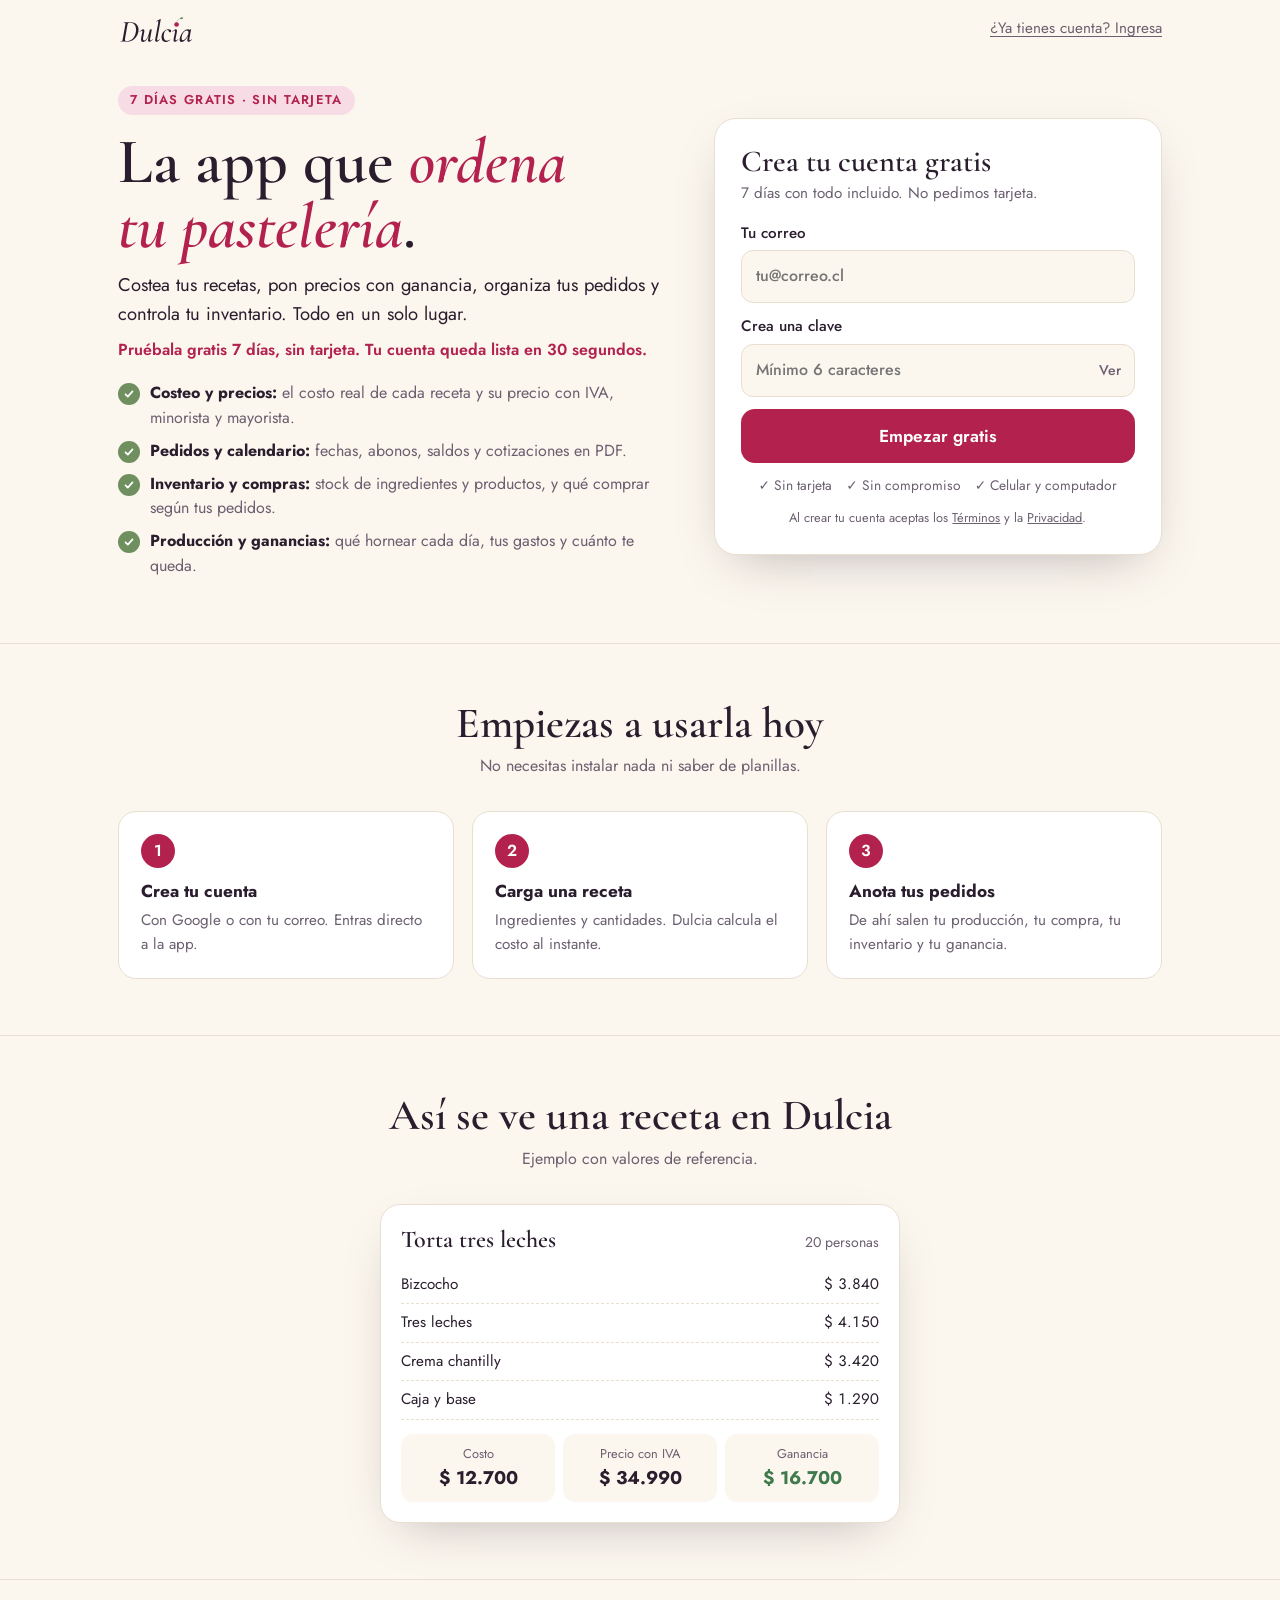
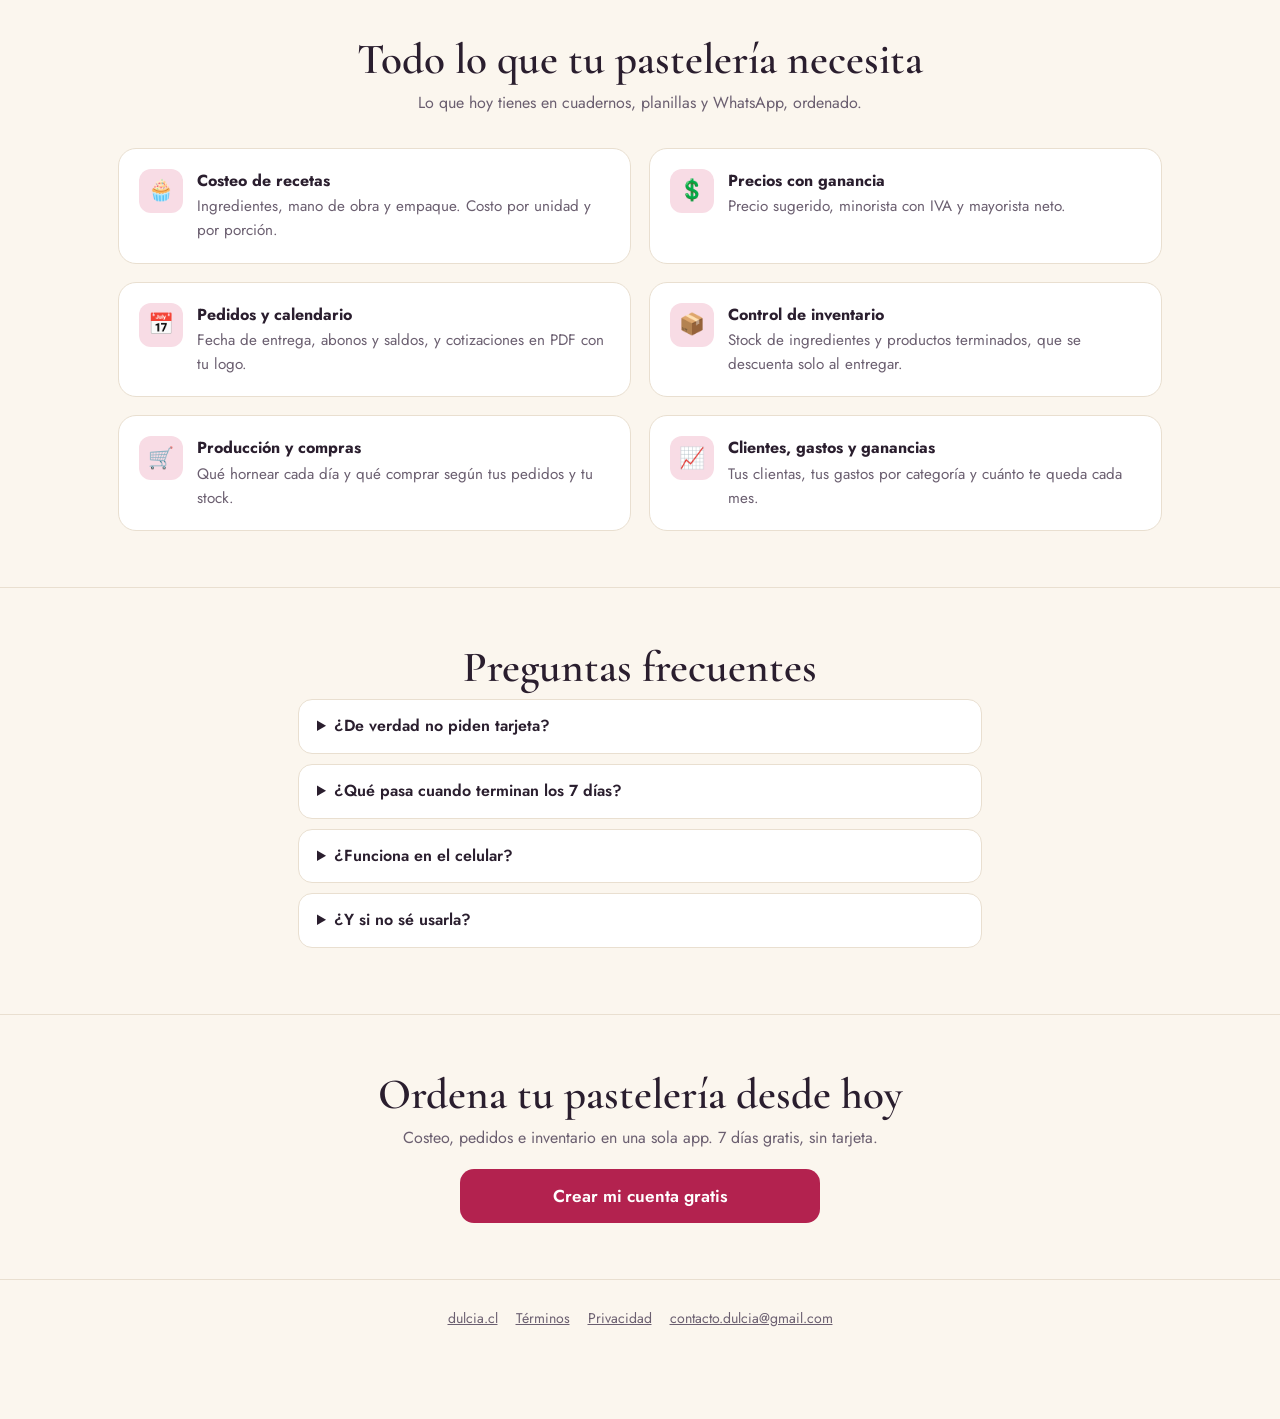
<file: prueba.html>
<!doctype html>
<html lang="es">
<head>
<meta charset="utf-8"><script src="ga.js"></script><script src="pixel.js"></script>
<meta name="viewport" content="width=device-width,initial-scale=1,viewport-fit=cover">
<title>Dulcia · La app que ordena tu pastelería. Pruébala gratis</title>
<meta name="description" content="La app que ordena tu pastelería: costea tus recetas, pon precios con ganancia, organiza tus pedidos y controla tu inventario. Pruébala gratis 7 días, sin tarjeta.">
<meta name="theme-color" content="#FBF6EE">
<meta property="og:title" content="Prueba Dulcia gratis 7 días, sin tarjeta">
<meta property="og:description" content="Costeo de recetas, precios, pedidos e inventario en una sola app. Entra con Google o con tu correo.">
<meta property="og:type" content="website">
<meta property="og:site_name" content="Dulcia">
<meta property="og:url" content="https://www.dulcia.cl/prueba">
<meta property="og:image" content="https://www.dulcia.cl/og.png">
<meta property="og:image:width" content="1200">
<meta property="og:image:height" content="630">
<meta property="og:image:alt" content="Dulcia, la app que ordena tu pastelería: costeo de recetas, precios, pedidos e inventario">
<meta name="twitter:card" content="summary_large_image">
<link rel="icon" type="image/svg+xml" href="favicon.svg">
<link rel="apple-touch-icon" href="icon-180.png">
<link rel="preconnect" href="https://fonts.googleapis.com">
<link rel="preconnect" href="https://fonts.gstatic.com" crossorigin>
<link rel="preconnect" href="https://rliibqyyugqdvncldibl.supabase.co">
<link href="https://fonts.googleapis.com/css2?family=Cormorant+Garamond:ital,wght@0,500;0,600;1,600&family=Jost:wght@400;500;600&display=swap" rel="stylesheet">
<style>
:root{--bg:#FBF6EE;--card:#fff;--ink:#2A1E2E;--soft:#6B5F70;--line:#E9DFD0;--accent:#B3224F;--accent-ink:#fff;--hi:#F8DCE5;--ok:#3E7A4B;--bad:#B3261E;--leaf:#6F8F5E;
--display:'Cormorant Garamond',Georgia,serif;--body:'Jost',system-ui,sans-serif}
*{box-sizing:border-box}html{-webkit-text-size-adjust:100%;scroll-behavior:smooth}
body{margin:0;background:var(--bg);color:var(--ink);font:400 16px/1.55 var(--body)}
a{color:inherit}:focus-visible{outline:3px solid var(--accent);outline-offset:2px;border-radius:6px}
.w{max-width:1080px;margin:0 auto;padding:0 max(18px,env(safe-area-inset-left,0px))}
.top{display:flex;align-items:center;justify-content:space-between;gap:12px;padding:14px 0}
.top .logo svg{height:30px;width:auto;display:block}
.top .in{font-size:.95rem;color:var(--soft);text-underline-offset:3px}
.bfr{display:none;background:var(--ink);color:var(--bg);text-align:center;font-size:.92rem;padding:9px 16px}
.bfr b{color:#F29BB6}.bf .bfr{display:block}
.hero{display:grid;grid-template-columns:1.1fr .9fr;gap:48px;align-items:center;padding:28px 0 56px}
.tag{display:inline-block;background:var(--hi);color:var(--accent);font:600 .8rem/1 var(--body);letter-spacing:.1em;text-transform:uppercase;border-radius:99px;padding:8px 12px}
h1{font:600 clamp(2.4rem,5.4vw,4rem)/1.02 var(--display);margin:14px 0 12px;text-wrap:balance}
h1 em{color:var(--accent)}
.lead{font-size:1.15rem;color:var(--ink);margin:0 0 10px;max-width:34em}
.lead3{font-weight:600;color:var(--accent);margin:0 0 18px}
.chk{list-style:none;padding:0;margin:0 0 8px;display:grid;gap:8px}
.chk li{display:flex;gap:10px;align-items:flex-start}
.chk li span b{color:var(--ink)}
.chk li{color:var(--soft)}
.chk li:before{content:"";flex:0 0 22px;height:22px;border-radius:50%;background:var(--leaf) url("data:image/svg+xml,%3Csvg xmlns='http://www.w3.org/2000/svg' viewBox='0 0 24 24'%3E%3Cpath d='M6 12.5l4 4 8-9' fill='none' stroke='white' stroke-width='3' stroke-linecap='round' stroke-linejoin='round'/%3E%3C/svg%3E") center/14px no-repeat;margin-top:2px}
.card{background:var(--card);border:1px solid var(--line);border-radius:22px;padding:26px;box-shadow:0 18px 50px -22px rgba(42,30,46,.35)}
.card h2{font:600 1.9rem/1.1 var(--display);margin:0 0 4px}
.card .s{color:var(--soft);margin:0 0 16px;font-size:.95rem}
label{display:block;font-weight:500;font-size:.95rem;margin:0 0 12px}
.inp{position:relative;margin-top:5px}
input{width:100%;font:inherit;font-size:16px;color:var(--ink);background:var(--bg);border:1.5px solid var(--line);border-radius:12px;padding:13px 14px;min-height:50px}
input:focus{outline:none;border-color:var(--accent);box-shadow:0 0 0 3px var(--hi)}
.ver{position:absolute;right:6px;top:50%;transform:translateY(-50%);background:none;border:0;color:var(--soft);font:500 .88rem var(--body);padding:8px;cursor:pointer}
.btn{display:flex;align-items:center;justify-content:center;width:100%;min-height:54px;border:0;border-radius:14px;background:var(--accent);color:var(--accent-ink);font:600 1.08rem var(--body);cursor:pointer;text-decoration:none;padding:12px 18px;margin-top:4px}
.btn:disabled{opacity:.65;cursor:wait}
.btn.auto{width:auto;display:inline-flex}
.mini{display:flex;flex-wrap:wrap;justify-content:center;gap:4px 14px;color:var(--soft);font-size:.86rem;margin:12px 0 0}
.msg{margin:12px 0 0;font-size:.93rem;border-radius:10px;padding:10px 12px;background:var(--hi)}
.msg.err{background:#FBE3E1;color:var(--bad)}.msg a{font-weight:600}
.legal{font-size:.8rem;color:var(--soft);margin:12px 0 0;text-align:center}
section{padding:56px 0;border-top:1px solid var(--line)}
section h2.t{font:600 clamp(1.9rem,4vw,2.7rem)/1.08 var(--display);margin:0 0 8px;text-align:center;text-wrap:balance}
section .st{color:var(--soft);text-align:center;margin:0 auto 32px;max-width:38em}
.pasos{display:grid;grid-template-columns:repeat(3,1fr);gap:18px;counter-reset:p}
.paso{background:var(--card);border:1px solid var(--line);border-radius:18px;padding:22px}
.paso:before{counter-increment:p;content:counter(p);display:grid;place-items:center;width:34px;height:34px;border-radius:50%;background:var(--accent);color:#fff;font-weight:600;margin-bottom:10px}
.paso b{display:block;font-size:1.08rem;margin-bottom:4px}.paso p{margin:0;color:var(--soft);font-size:.95rem}
.fx{display:grid;grid-template-columns:repeat(2,1fr);gap:18px}
.f{display:flex;gap:14px;background:var(--card);border:1px solid var(--line);border-radius:18px;padding:20px}
.f i{flex:0 0 44px;height:44px;border-radius:12px;background:var(--hi);display:grid;place-items:center;font-style:normal;font-size:1.3rem}
.f b{display:block;margin-bottom:2px}.f p{margin:0;color:var(--soft);font-size:.95rem}
.mock{max-width:520px;margin:0 auto;background:var(--card);border:1px solid var(--line);border-radius:20px;padding:20px;box-shadow:0 18px 50px -24px rgba(42,30,46,.35)}
.mock .h{display:flex;justify-content:space-between;align-items:baseline;gap:10px;margin-bottom:12px}
.mock .h b{font:600 1.5rem var(--display)}.mock .h span{color:var(--soft);font-size:.88rem}
.mock .r{display:flex;justify-content:space-between;padding:7px 0;border-bottom:1px dashed var(--line);font-size:.95rem}
.mock .r span:last-child{font-variant-numeric:tabular-nums}
.mock .tot{display:grid;grid-template-columns:repeat(3,1fr);gap:8px;margin-top:14px}
.mock .tot div{background:var(--bg);border-radius:12px;padding:10px;text-align:center;font-size:.8rem;color:var(--soft)}
.mock .tot b{display:block;font-size:1.15rem;color:var(--ink)}.mock .tot .g b{color:var(--ok)}
.faq{max-width:720px;margin:0 auto}
details{background:var(--card);border:1px solid var(--line);border-radius:14px;padding:14px 18px;margin-bottom:10px}
summary{font-weight:600;cursor:pointer}details p{margin:8px 0 0;color:var(--soft)}
.fin{text-align:center}.fin .btn{max-width:360px;margin:18px auto 0}
.gbtn{display:flex;align-items:center;justify-content:center;gap:10px;width:100%;min-height:52px;border-radius:14px;border:1.5px solid #DADCE0;background:#fff;color:#1F1F1F;font:500 16px/1.2 var(--body,system-ui);cursor:pointer;padding:12px 16px}
.gbtn:hover{background:#F8F9FA}.gbtn[disabled]{opacity:.7;cursor:wait}.gbtn[hidden]{display:none}
.gsep{display:flex;align-items:center;gap:10px;color:var(--soft);font-size:.85rem;margin:2px 0}.gsep[hidden]{display:none}
.gsep:before,.gsep:after{content:"";flex:1;height:1px;background:var(--line)}
.gbtn{margin-bottom:12px}.gis-wrap{margin-bottom:12px}.gsep{margin:0 0 12px}
footer{display:flex;flex-wrap:wrap;gap:8px 18px;justify-content:center;padding:28px 0 90px;color:var(--soft);font-size:.88rem;border-top:1px solid var(--line)}
.sticky{position:fixed;left:0;right:0;bottom:0;padding:10px 16px calc(10px + env(safe-area-inset-bottom,0px));background:rgba(251,246,238,.96);border-top:1px solid var(--line);display:none;z-index:9;backdrop-filter:blur(6px)}
.sticky .btn{margin:0}.sticky.on{display:block}
@media (max-width:860px){
  .hero{grid-template-columns:1fr;gap:22px;padding:14px 0 40px}
  .hero .txt .chk{display:none}
  .pasos,.fx{grid-template-columns:1fr}
  .card{padding:20px}
  section{padding:44px 0}
}
@media (min-width:861px){.sticky{display:none!important}}
</style>
</head>
<body>
<div class="bfr">Black Friday: pruébala gratis y, si te gusta, paga con <b>60% off</b> hasta el domingo 29.</div>
<div class="w">
  <header class="top"><a class="logo" href="/" aria-label="Dulcia"><span id="logo">Dulcia</span></a><a class="in" href="/app/">¿Ya tienes cuenta? Ingresa</a></header>

  <div class="hero">
    <div class="txt">
      <span class="tag">7 días gratis · sin tarjeta</span>
      <h1>La app que <em>ordena tu pastelería</em>.</h1>
      <p class="lead">Costea tus recetas, pon precios con ganancia, organiza tus pedidos y controla tu inventario. Todo en un solo lugar.</p>
      <p class="lead3">Pruébala gratis 7 días, sin tarjeta. Tu cuenta queda lista en 30 segundos.</p>
      <ul class="chk">
        <li><span><b>Costeo y precios:</b> el costo real de cada receta y su precio con IVA, minorista y mayorista.</span></li>
        <li><span><b>Pedidos y calendario:</b> fechas, abonos, saldos y cotizaciones en PDF.</span></li>
        <li><span><b>Inventario y compras:</b> stock de ingredientes y productos, y qué comprar según tus pedidos.</span></li>
        <li><span><b>Producción y ganancias:</b> qué hornear cada día, tus gastos y cuánto te queda.</span></li>
      </ul>
    </div>
    <form class="card" id="f" novalidate>
      <h2>Crea tu cuenta gratis</h2>
      <p class="s">7 días con todo incluido. No pedimos tarjeta.</p>
      <div id="gslot"></div>
      <label>Tu correo<div class="inp"><input type="email" id="em" autocomplete="email" inputmode="email" required placeholder="tu@correo.cl"></div></label>
      <label>Crea una clave<div class="inp"><input type="password" id="pw" autocomplete="new-password" minlength="6" required placeholder="Mínimo 6 caracteres"><button type="button" class="ver" id="ver">Ver</button></div></label>
      <button class="btn" id="go" type="submit">Empezar gratis</button>
      <div class="mini"><span>✓ Sin tarjeta</span><span>✓ Sin compromiso</span><span>✓ Celular y computador</span></div>
      <div class="msg" id="msg" hidden></div>
      <p class="legal">Al crear tu cuenta aceptas los <a href="terminos.html">Términos</a> y la <a href="privacidad.html">Privacidad</a>.</p>
    </form>
  </div>
</div>

<section><div class="w">
  <h2 class="t">Empiezas a usarla hoy</h2>
  <p class="st">No necesitas instalar nada ni saber de planillas.</p>
  <div class="pasos">
    <div class="paso"><b>Crea tu cuenta</b><p>Con Google o con tu correo. Entras directo a la app.</p></div>
    <div class="paso"><b>Carga una receta</b><p>Ingredientes y cantidades. Dulcia calcula el costo al instante.</p></div>
    <div class="paso"><b>Anota tus pedidos</b><p>De ahí salen tu producción, tu compra, tu inventario y tu ganancia.</p></div>
  </div>
</div></section>

<section><div class="w">
  <h2 class="t">Así se ve una receta en Dulcia</h2>
  <p class="st">Ejemplo con valores de referencia.</p>
  <div class="mock" aria-label="Ejemplo de costeo de una torta">
    <div class="h"><b>Torta tres leches</b><span>20 personas</span></div>
    <div class="r"><span>Bizcocho</span><span>$ 3.840</span></div>
    <div class="r"><span>Tres leches</span><span>$ 4.150</span></div>
    <div class="r"><span>Crema chantilly</span><span>$ 3.420</span></div>
    <div class="r"><span>Caja y base</span><span>$ 1.290</span></div>
    <div class="tot"><div>Costo<b>$ 12.700</b></div><div>Precio con IVA<b>$ 34.990</b></div><div class="g">Ganancia<b>$ 16.700</b></div></div>
  </div>
</div></section>

<section><div class="w">
  <h2 class="t">Todo lo que tu pastelería necesita</h2>
  <p class="st">Lo que hoy tienes en cuadernos, planillas y WhatsApp, ordenado.</p>
  <div class="fx">
    <div class="f"><i>🧁</i><div><b>Costeo de recetas</b><p>Ingredientes, mano de obra y empaque. Costo por unidad y por porción.</p></div></div>
    <div class="f"><i>💲</i><div><b>Precios con ganancia</b><p>Precio sugerido, minorista con IVA y mayorista neto.</p></div></div>
    <div class="f"><i>📅</i><div><b>Pedidos y calendario</b><p>Fecha de entrega, abonos y saldos, y cotizaciones en PDF con tu logo.</p></div></div>
    <div class="f"><i>📦</i><div><b>Control de inventario</b><p>Stock de ingredientes y productos terminados, que se descuenta solo al entregar.</p></div></div>
    <div class="f"><i>🛒</i><div><b>Producción y compras</b><p>Qué hornear cada día y qué comprar según tus pedidos y tu stock.</p></div></div>
    <div class="f"><i>📈</i><div><b>Clientes, gastos y ganancias</b><p>Tus clientas, tus gastos por categoría y cuánto te queda cada mes.</p></div></div>
  </div>
</div></section>

<section><div class="w faq">
  <h2 class="t">Preguntas frecuentes</h2>
  <details><summary>¿De verdad no piden tarjeta?</summary><p>No. Creas tu cuenta con Google o con tu correo, y usas Dulcia 7 días sin pagar nada. Si te gusta, eliges un plan desde la app.</p></details>
  <details><summary>¿Qué pasa cuando terminan los 7 días?</summary><p>No se cobra nada automáticamente. Tus recetas quedan guardadas y puedes elegir un plan cuando quieras para seguir usándola.</p></details>
  <details><summary>¿Funciona en el celular?</summary><p>Sí. Funciona en celular, tablet y computador, sin instalar nada.</p></details>
  <details><summary>¿Y si no sé usarla?</summary><p>La app trae un manual paso a paso y puedes escribirnos a contacto.dulcia@gmail.com.</p></details>
</div></section>

<section class="fin"><div class="w">
  <h2 class="t">Ordena tu pastelería desde hoy</h2>
  <p class="st" style="margin-bottom:0">Costeo, pedidos e inventario en una sola app. 7 días gratis, sin tarjeta.</p>
  <a class="btn" href="#f" data-ir>Crear mi cuenta gratis</a>
</div></section>

<footer><a href="/">dulcia.cl</a><a href="terminos.html">Términos</a><a href="privacidad.html">Privacidad</a><a href="mailto:contacto.dulcia@gmail.com">contacto.dulcia@gmail.com</a></footer>
<div class="sticky" id="sticky"><a class="btn" href="#f" data-ir>Empezar gratis · 7 días</a></div>

<script src="config.js"></script>
<script src="brand.js"></script>
<script src="google.js?v=2"></script>
<script src="prueba.js?v=2"></script>
</body>
</html>
</file>
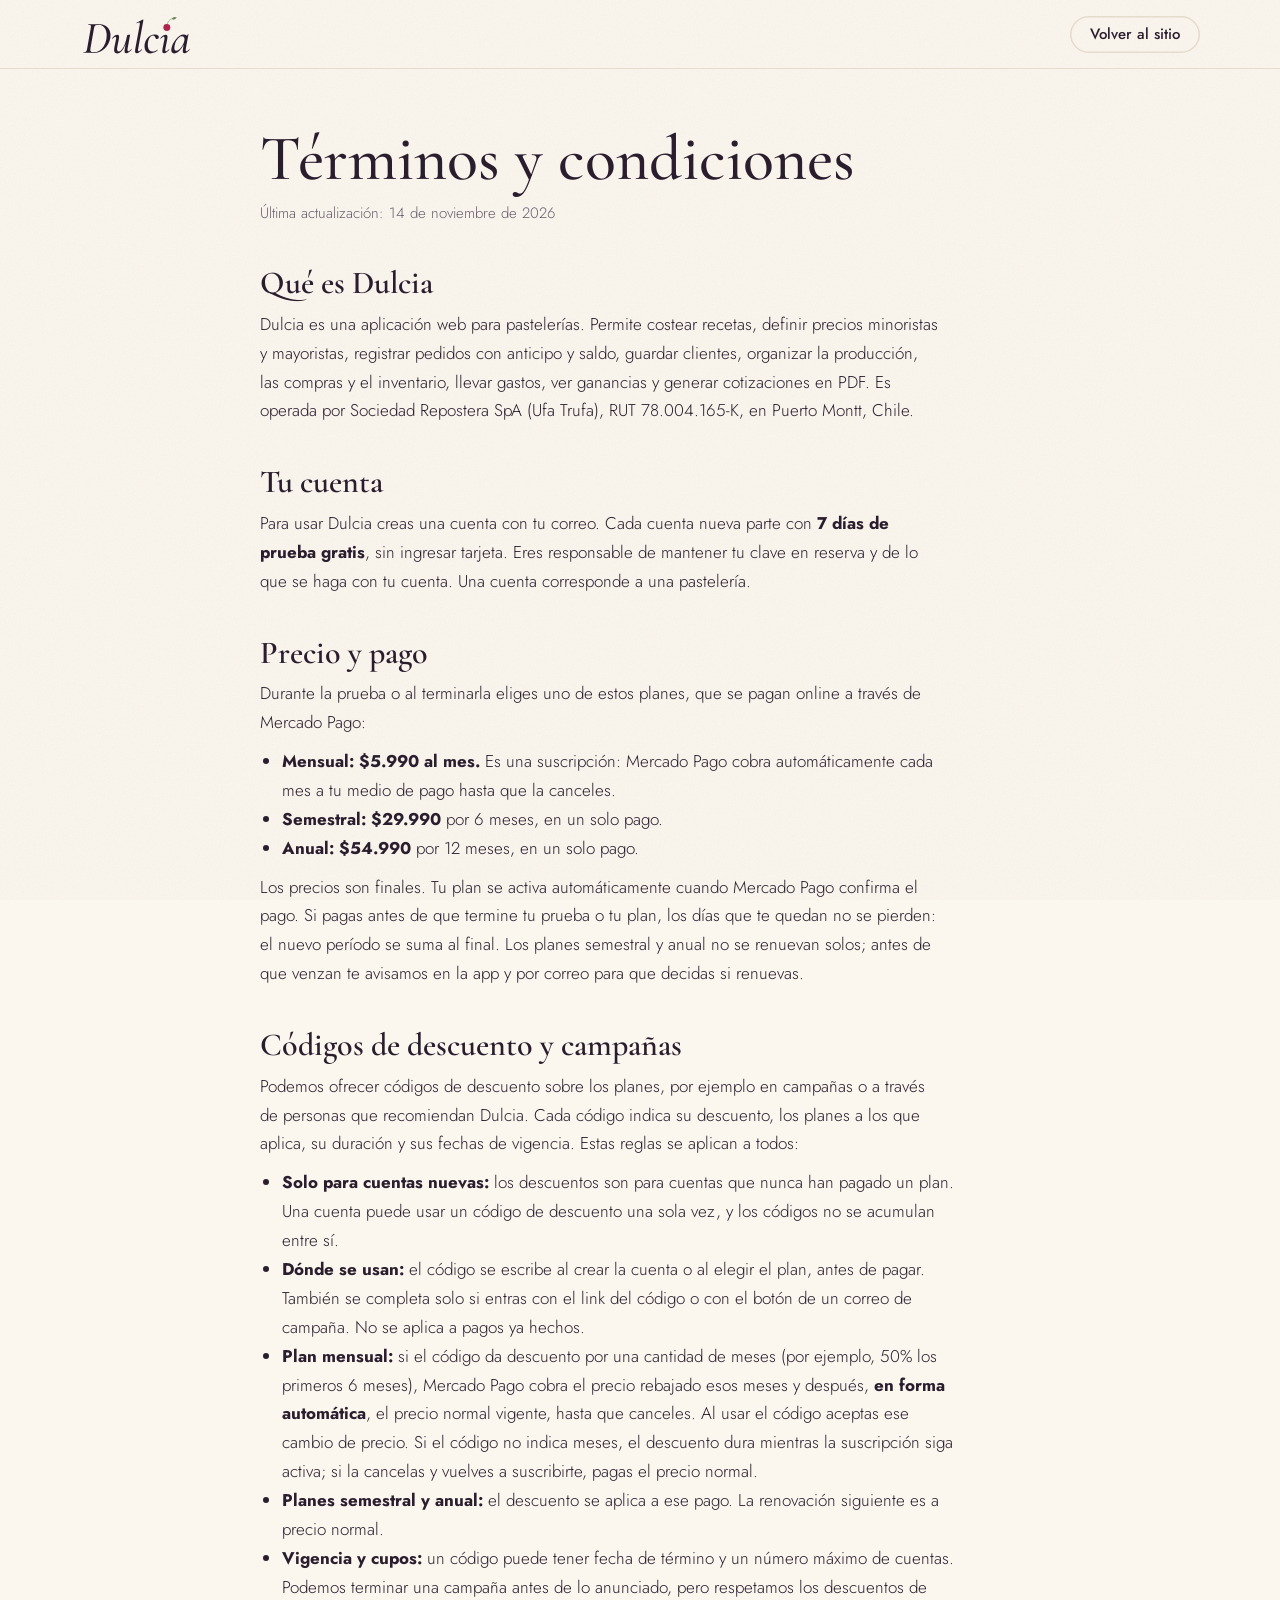
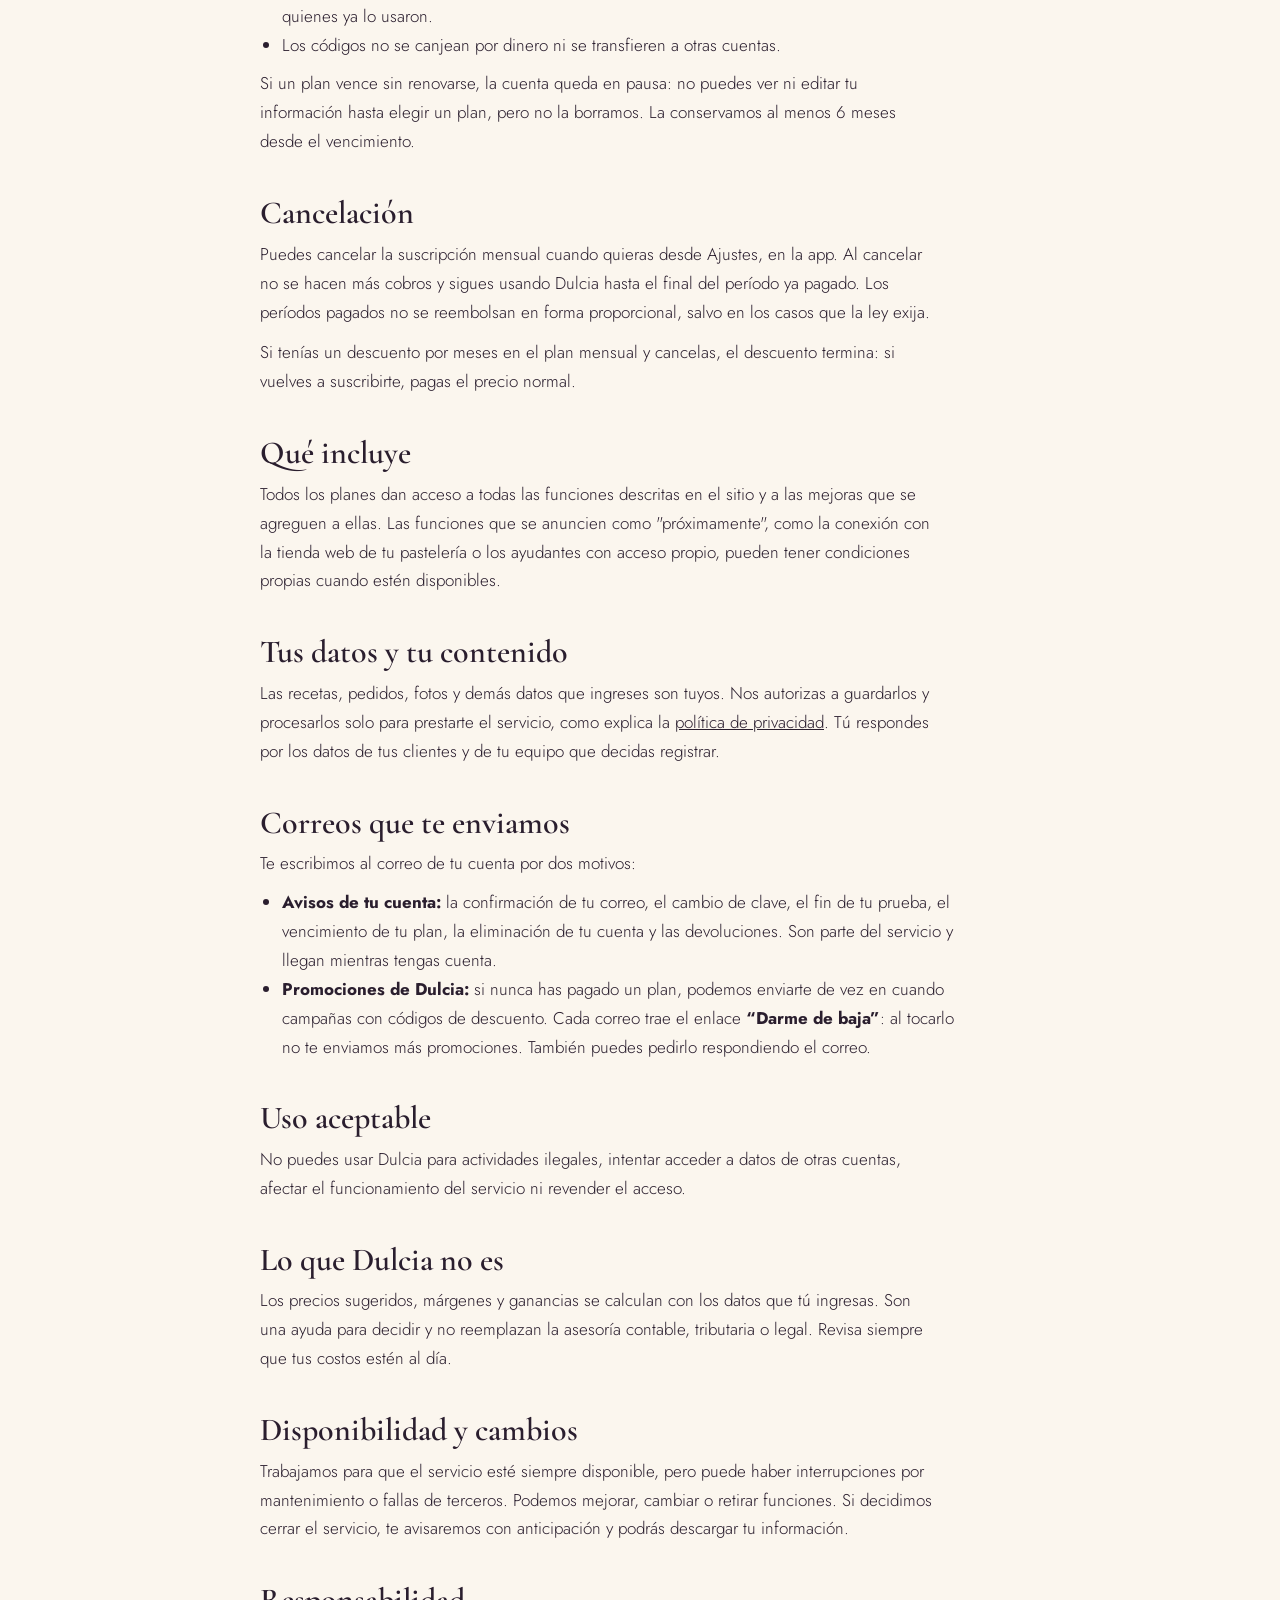
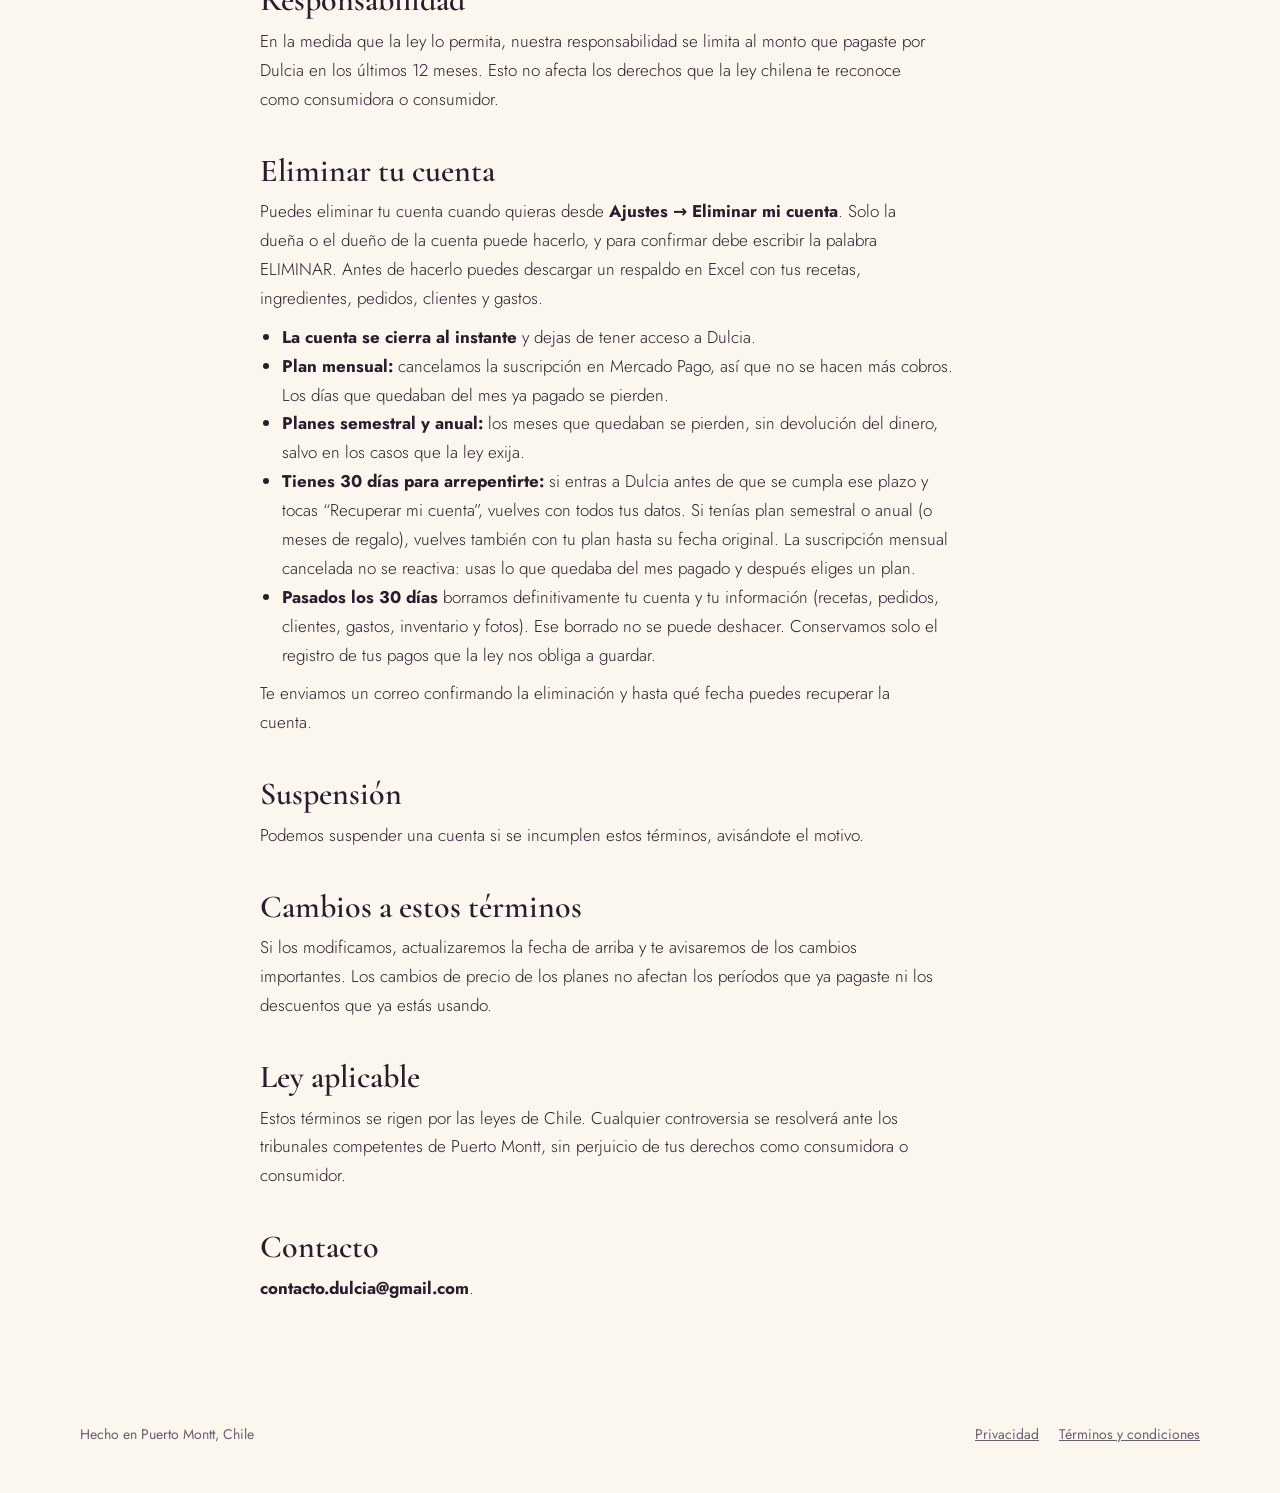
<file: terminos.html>
<!doctype html>
<html lang="es"><head><meta charset="utf-8"><script src="ga.js"></script><script src="pixel.js"></script><meta name="viewport" content="width=device-width,initial-scale=1,viewport-fit=cover">
<title>Términos · Dulcia</title>
<link rel="preconnect" href="https://fonts.googleapis.com"><link rel="preconnect" href="https://fonts.gstatic.com" crossorigin>
<link href="https://fonts.googleapis.com/css2?family=Cormorant+Garamond:ital,wght@0,500;0,600;1,500;1,600&family=Jost:wght@300;400;500&display=swap" rel="stylesheet">
<style>
/* Layout: sitio de una página, columna central de 1120px, secciones separadas por cambios de fondo. Todo sale del manual de marca Dulcia. */
:root{
  --bg:#FBF6EE; --bg2:#F2F5EF; --card:#FFFFFF; --ink:#2A1E2E; --soft:#6B5F70; --line:#E9DFD0;
  --accent:#B3224F; --btn:#B3224F; --btn-fg:#FBF6EE; --pink:#F8DCE5; --butter:#F5E3A8; --leaf:#6F8F5E;
  --band:#B3224F; --band-fg:#FBF6EE;
  --display:'Cormorant Garamond',Georgia,serif; --body:'Jost',system-ui,sans-serif;
}
@media (prefers-color-scheme:dark){:root:not([data-theme="light"]){
  --bg:#231A26; --bg2:#2A1E2E; --card:#33263A; --ink:#FBF6EE; --soft:#C9BDCB; --line:#4A3B50;
  --accent:#F29BB6; --pink:#4A2A3A; --butter:#5A4F2A; --band:#8E1B3F; color-scheme:dark}}
:root[data-theme="dark"]{
  --bg:#231A26; --bg2:#2A1E2E; --card:#33263A; --ink:#FBF6EE; --soft:#C9BDCB; --line:#4A3B50;
  --accent:#F29BB6; --pink:#4A2A3A; --butter:#5A4F2A; --band:#8E1B3F; color-scheme:dark}
*{box-sizing:border-box}
html{scroll-behavior:smooth}
body{margin:0;background:var(--bg);color:var(--ink);font-family:var(--body);font-weight:400;font-size:17px;line-height:1.6;
  padding-left:max(16px,env(safe-area-inset-left,0px));padding-right:max(16px,env(safe-area-inset-right,0px))}
h1,h2,h3{font-family:var(--display);font-weight:500;line-height:1.05;margin:0;text-wrap:balance}
p{margin:0}
a{color:inherit}
:focus-visible{outline:3px solid var(--accent);outline-offset:3px;border-radius:6px}
.wrap{max-width:1120px;margin:0 auto}
.btn{display:inline-flex;align-items:center;justify-content:center;gap:8px;border:0;border-radius:999px;background:var(--btn);color:var(--btn-fg);font:500 16px/1 var(--body);padding:15px 26px;text-decoration:none;cursor:pointer}
.btn:hover{filter:brightness(1.08)}
.btn.ghost{background:transparent;color:var(--ink);box-shadow:inset 0 0 0 1.5px var(--line)}
.btn.sm{padding:11px 20px;font-size:15px}
.cherry{width:1em;height:1em;flex:none;display:inline-block;vertical-align:-0.12em}

/* header */
header.top{position:sticky;top:env(safe-area-inset-top,0px);z-index:20;background:var(--bg);border-bottom:1px solid var(--line);margin:0 calc(-1*max(16px,env(safe-area-inset-left,0px)));padding-left:max(16px,env(safe-area-inset-left,0px));padding-right:max(16px,env(safe-area-inset-right,0px))}
body::before{content:"";position:fixed;inset:0 0 auto;height:env(safe-area-inset-top,0px);background:var(--bg);z-index:30}
.top .wrap{display:flex;align-items:center;justify-content:space-between;gap:16px;padding-block:12px}
.top .logo{width:116px;display:block}
.top nav{display:flex;gap:28px;font-size:15px}
.top nav a{text-decoration:none;color:var(--soft)}
.top nav a:hover{color:var(--ink)}
@media(max-width:760px){.top nav{display:none}}

/* hero */
.hero{padding-block:72px 88px}
.hero .wrap{display:grid;grid-template-columns:1.05fr .95fr;gap:56px;align-items:center}
.hero h1{font-size:clamp(52px,7.4vw,100px);letter-spacing:-.01em}
.hero h1 em{font-style:italic;color:var(--accent);font-weight:500}
.hero .lead{font-size:clamp(18px,2vw,21px);font-weight:300;color:var(--soft);max-width:34em;margin-top:24px;line-height:1.55}
.hero .cta{display:flex;gap:12px;flex-wrap:wrap;margin-top:32px}
.hero .fine{margin-top:18px;font-size:14px;color:var(--soft);font-weight:300}
.paper{background:var(--card);border-radius:22px;padding:28px;box-shadow:0 1px 0 var(--line),0 24px 60px -30px rgba(42,30,46,.35);position:relative;min-width:0}
.paper h3{font-size:30px;font-weight:600}
.paper .sub{font-size:14px;color:var(--soft);font-weight:300}
.cost-rows{margin-top:16px}
.cost-rows .r{display:flex;justify-content:space-between;gap:12px;padding:9px 0;border-top:1px solid var(--line);font-size:15px}
.cost-rows .r span:last-child{font-variant-numeric:tabular-nums}
.price-box{margin-top:16px;background:var(--pink);border-radius:16px;padding:16px 18px;display:flex;justify-content:space-between;align-items:baseline;gap:12px;flex-wrap:wrap}
.price-box small{font-size:14px}
.price-box b{font-family:var(--display);font-weight:600;font-size:44px;line-height:1;color:var(--accent);font-variant-numeric:lining-nums}
.tag{display:inline-block;font-size:13px;background:var(--bg2);color:var(--soft);border-radius:999px;padding:3px 12px;margin-top:14px}
@media(max-width:900px){.hero .wrap{grid-template-columns:1fr}.hero{padding-block:48px 56px}}

/* sections */
section{padding-block:88px}
section.alt{background:var(--bg2);margin:0 calc(-1*max(16px,env(safe-area-inset-left,0px)));padding-left:max(16px,env(safe-area-inset-left,0px));padding-right:max(16px,env(safe-area-inset-right,0px))}
.sec-h{max-width:720px;margin-bottom:44px}
.sec-h h2{font-size:clamp(38px,5vw,60px)}
.sec-h p{margin-top:16px;font-size:19px;font-weight:300;color:var(--soft);line-height:1.55}

/* problema */
.pain{display:grid;grid-template-columns:repeat(3,1fr);gap:40px}
.pain h3{font-size:32px;font-weight:600;margin-bottom:8px}
.pain p{font-weight:300;color:var(--soft)}
.pain .q{font-family:var(--display);font-style:italic;font-size:22px;color:var(--accent);margin-bottom:10px}
@media(max-width:800px){.pain{grid-template-columns:1fr;gap:28px}}

/* features */
.feat{display:grid;grid-template-columns:repeat(4,1fr);gap:0;border-top:1px solid var(--line)}
.feat>div{padding:28px 24px 32px 0;border-bottom:1px solid var(--line);min-width:0}
.feat svg{width:34px;height:34px;stroke:var(--accent);fill:none;stroke-width:1.5;stroke-linecap:round;stroke-linejoin:round;margin-bottom:16px}
.feat h3{font-size:25px;font-weight:600;margin-bottom:8px}
.feat p{font-size:15.5px;font-weight:300;color:var(--soft);line-height:1.55}
@media(max-width:980px){.feat{grid-template-columns:repeat(2,1fr)}}
@media(max-width:560px){.feat{grid-template-columns:1fr}}

/* demo */
.demo{background:var(--card);border-radius:28px;padding:28px;box-shadow:0 1px 0 var(--line);min-width:0}
.tabs{display:flex;gap:8px;flex-wrap:wrap;margin-bottom:24px}
.tabs button{border:0;background:var(--bg2);color:var(--ink);font:500 15px/1 var(--body);padding:12px 20px;border-radius:999px;cursor:pointer}
.tabs button[aria-selected="true"]{background:var(--btn);color:var(--btn-fg)}
.pane{display:grid;grid-template-columns:1fr 1fr;gap:36px;min-width:0}
.pane[hidden]{display:none}
.pane>div{min-width:0}
@media(max-width:860px){.pane{grid-template-columns:1fr;gap:24px}}
.demo h3{font-size:30px;font-weight:600;margin-bottom:6px}
.demo .hint{font-size:15px;color:var(--soft);font-weight:300;margin-bottom:18px}
.ing{display:grid;grid-template-columns:1fr 84px 80px;gap:10px;align-items:center;padding:8px 0;border-top:1px solid var(--line);font-size:15px}
.ing .pr{text-align:right;font-variant-numeric:tabular-nums}
input[type=number],input[type=text],select{font:400 16px var(--body);color:var(--ink);background:var(--bg);border:1.5px solid var(--line);border-radius:12px;padding:9px 12px;width:100%;min-width:0}
input[type=range]{width:100%;accent-color:var(--btn)}
label.f{display:flex;flex-direction:column;gap:6px;font-size:14px;color:var(--soft);font-weight:500}
.rowf{display:grid;grid-template-columns:1fr 1fr;gap:12px;margin-top:12px}
.res{background:var(--pink);border-radius:18px;padding:22px}
.res .big{font-family:var(--display);font-weight:600;font-size:60px;line-height:1;color:var(--accent);font-variant-numeric:lining-nums}
.res dl{margin:16px 0 0;display:grid;grid-template-columns:1fr auto;gap:6px 12px;font-size:15px}
.res dt{color:var(--soft)}.res dd{margin:0;text-align:right;font-variant-numeric:tabular-nums}

.cal{display:grid;grid-template-columns:repeat(7,1fr);gap:4px}
.cal .dow{font-size:12px;color:var(--soft);text-align:center;padding-bottom:4px}
.cal button{aspect-ratio:1/1;min-height:0;border:0;border-radius:12px;background:var(--bg2);color:var(--ink);font:400 15px var(--body);cursor:pointer;position:relative;padding:0}
.cal button.n1{background:var(--butter)}.cal button.n2{background:var(--pink)}.cal button.n3{background:var(--btn);color:var(--btn-fg)}
.cal button[aria-pressed="true"]{outline:3px solid var(--ink);outline-offset:1px}
.cal .e{visibility:hidden}
.cal button i{position:absolute;right:6px;bottom:4px;font-style:normal;font-size:11px;opacity:.85}
.legend{display:flex;gap:14px;flex-wrap:wrap;font-size:13px;color:var(--soft);margin-top:12px}
.legend span::before{content:"";display:inline-block;width:12px;height:12px;border-radius:4px;margin-right:6px;vertical-align:-1px;background:var(--c)}
.olist{margin:14px 0 0;padding:0;list-style:none;font-size:15px}
.olist li{display:flex;justify-content:space-between;gap:12px;padding:8px 0;border-top:1px solid var(--line)}
.warn{margin-top:14px;background:var(--butter);border-radius:16px;padding:16px 18px;font-size:15px;color:var(--ink)}
.warn b{font-family:var(--display);font-size:22px;font-weight:600;display:block;margin-bottom:4px}
.warn .acts{display:flex;gap:8px;flex-wrap:wrap;margin-top:12px}
.okmsg{margin-top:12px;font-size:15px;color:var(--soft)}
.doc{background:#fff;color:#2A1E2E;border-radius:14px;padding:26px;border:1px solid var(--line);min-width:0}
.doc .dh{display:flex;justify-content:space-between;gap:12px;align-items:flex-start;border-bottom:1px solid #E9DFD0;padding-bottom:14px;margin-bottom:14px}
.doc .dh b{font-family:var(--display);font-size:28px;font-weight:600;line-height:1}
.doc .dh small{display:block;font-size:13px;color:#6B5F70}
.doc table{width:100%;border-collapse:collapse;font-size:15px}
.doc td{padding:6px 0;border-top:1px solid #F0E8DE}
.doc td:last-child{text-align:right;font-variant-numeric:tabular-nums}
.doc .tot td{font-weight:500;font-size:17px}
.doc p.cond{font-size:13px;line-height:1.5;color:#6B5F70;margin-top:14px}

/* pasos */
.steps{display:grid;grid-template-columns:repeat(3,1fr);gap:24px;counter-reset:s}
.steps>div{counter-increment:s;background:var(--card);border-radius:22px;padding:28px}
.steps>div::before{content:counter(s);font-family:var(--display);font-style:italic;font-size:54px;line-height:1;color:var(--accent);display:block;margin-bottom:10px}
.steps h3{font-size:28px;font-weight:600;margin-bottom:6px}
.steps p{font-size:16px;font-weight:300;color:var(--soft)}
@media(max-width:800px){.steps{grid-template-columns:1fr}}

/* precio */
.price{display:grid;grid-template-columns:1fr 1fr;gap:56px;align-items:center}
.price-card{background:var(--card);border-radius:28px;padding:40px;box-shadow:0 1px 0 var(--line),0 30px 70px -40px rgba(42,30,46,.45);min-width:0}
.price-card .amt{font-family:var(--display);font-weight:600;font-size:clamp(72px,10vw,112px);line-height:.95;color:var(--accent);font-variant-numeric:lining-nums}
.price-card .per{font-size:18px;color:var(--soft);font-weight:300;margin-top:6px}
.price-card ul{list-style:none;margin:24px 0 28px;padding:0;display:grid;gap:10px}
.price-card li{display:flex;gap:10px;align-items:flex-start;font-size:16px}
.price-card li .cherry{margin-top:5px;font-size:15px}
.price .copy h2{font-size:clamp(38px,5vw,60px)}
.price .copy p{margin-top:16px;font-size:19px;font-weight:300;color:var(--soft)}
@media(max-width:860px){.price{grid-template-columns:1fr;gap:32px}}

/* faq */
.faq{max-width:none}
details{border-top:1px solid var(--line);padding:20px 0}
details:last-child{border-bottom:1px solid var(--line)}
summary{font-family:var(--display);font-weight:600;font-size:27px;line-height:1.15;cursor:pointer;list-style:none;display:flex;justify-content:space-between;gap:16px;align-items:center}
summary::-webkit-details-marker{display:none}
summary::after{content:"+";font-family:var(--body);font-weight:300;font-size:28px;color:var(--accent);flex:none}
details[open] summary::after{content:"\2212"}
details p{margin-top:12px;font-weight:300;color:var(--soft);max-width:60ch}

/* pago */
.pay{display:grid;grid-template-columns:1.1fr .9fr;gap:32px;margin-top:32px;align-items:start}
.pay dl{display:grid;grid-template-columns:auto 1fr;gap:8px 20px;margin:14px 0 0;font-size:16px}
.pay dt{color:var(--soft)}.pay dd{margin:0;font-weight:500;overflow-wrap:anywhere}
.pay .todo{background:var(--butter);color:var(--ink);border-radius:8px;padding:1px 10px;font-weight:400;font-size:14px}
.payact{display:grid;gap:12px;justify-items:start}
.payact p{font-size:15px;color:var(--soft);font-weight:300}
@media(max-width:860px){.pay{grid-template-columns:1fr}}
.faqgrid{display:grid;grid-template-columns:.8fr 1.2fr;gap:64px;align-items:start}
.faqside h2{font-size:clamp(40px,5.4vw,68px)}
.faqside p{margin-top:16px;font-size:18px;font-weight:300;color:var(--soft);max-width:22em}
.faqside .fcb{width:88px;height:88px;margin-top:26px;transform:rotate(-10deg)}
@media(max-width:860px){.faqgrid{grid-template-columns:1fr;gap:28px}}
/* cierre */
.band{background:var(--band);color:var(--band-fg);margin:0 calc(-1*max(16px,env(safe-area-inset-left,0px)));padding-left:max(16px,env(safe-area-inset-left,0px));padding-right:max(16px,env(safe-area-inset-right,0px));padding-block:84px;text-align:center}
.band h2{font-size:clamp(42px,6vw,76px);font-style:italic}
.band p{margin:16px auto 30px;max-width:34em;font-weight:300;font-size:19px;opacity:.92}
.band .btn{background:#FBF6EE;color:#B3224F}
footer{padding-block:40px 48px;display:flex;justify-content:space-between;gap:20px;flex-wrap:wrap;align-items:center;font-size:14px;color:var(--soft)}
footer .logo{width:104px}
@media (prefers-reduced-motion:no-preference){.btn{transition:filter .15s}}

/* ===== Versión orgánica ===== */
:root{--g:max(16px,env(safe-area-inset-left,0px));--ink-line:var(--ink)}
body{position:relative}
body::after{content:"";position:fixed;inset:0;pointer-events:none;z-index:60;opacity:.05;mix-blend-mode:multiply;background-image:url("data:image/svg+xml,%3Csvg xmlns='http://www.w3.org/2000/svg' width='220' height='220'%3E%3Cfilter id='n'%3E%3CfeTurbulence type='fractalNoise' baseFrequency='.9' numOctaves='2' stitchTiles='stitch'/%3E%3CfeColorMatrix values='0 0 0 0 .16 0 0 0 0 .12 0 0 0 0 .18 0 0 0 .9 0'/%3E%3C/filter%3E%3Crect width='220' height='220' filter='url(%23n)'/%3E%3C/svg%3E")}
:root[data-theme="dark"] body::after{mix-blend-mode:screen;opacity:.04}
@media (prefers-color-scheme:dark){:root:not([data-theme="light"]) body::after{mix-blend-mode:screen;opacity:.04}}
.hero,section,.band{position:relative;margin-left:calc(-1*var(--g));margin-right:calc(-1*var(--g));padding-left:var(--g);padding-right:var(--g)}
section.alt{margin-left:calc(-1*var(--g));margin-right:calc(-1*var(--g))}
.drip{position:absolute;left:0;right:0;bottom:-55px;width:100%;height:56px;z-index:3;pointer-events:none}
.drip.a{fill:var(--bg)}.drip.b{fill:var(--bg2)}
.hero{padding-block:48px 96px;overflow-x:clip}
.hero .wrap{grid-template-columns:1.02fr .98fr;gap:24px}
.hero h1{font-size:clamp(56px,8.2vw,112px);line-height:.98}
.hero h1 em{position:relative;display:inline-block}
.hero h1 em svg{position:absolute;left:2%;bottom:-.08em;width:96%;height:.2em;overflow:visible}
.hero h1 em svg path{fill:none;stroke:var(--leaf);stroke-width:5;stroke-linecap:round}
.stage{position:relative;width:100%;max-width:520px;margin-left:auto;aspect-ratio:1/1.02}
.stage .blob{position:absolute;inset:4% 0 6% 6%;background:var(--pink);border-radius:58% 42% 55% 45% / 50% 58% 42% 50%;transform:rotate(-4deg)}
.stage .blob2{position:absolute;width:34%;height:30%;right:-2%;bottom:6%;background:var(--butter);border-radius:48% 52% 40% 60% / 55% 45% 55% 45%}
.stage .cake{position:absolute;left:24%;top:0;width:72%;height:auto;overflow:visible}
.stage .fc{position:absolute;width:11%;height:auto;aspect-ratio:1/1}
.stage .paper{position:absolute;left:-8%;bottom:-9%;width:min(260px,52%);padding:18px 20px 16px;border-radius:20px 26px 20px 28px;transform:rotate(-3.5deg);box-shadow:0 1px 0 var(--line),0 22px 44px -22px rgba(42,30,46,.45)}
.stage .paper h3{font-size:24px}
.stage .paper .sub{font-size:13px}
.stage .paper .cost-rows{margin-top:8px}
.stage .paper .cost-rows .r{padding:5px 0;font-size:13.5px}
.stage .paper .price-box{margin-top:10px;padding:10px 14px;border-radius:14px}
.stage .paper .price-box b{font-size:34px}
.stage .paper .price-box small{font-size:12.5px}
.stage .paper .tag{margin-top:8px;font-size:12px;padding:2px 10px}
.badge{position:absolute;right:0;top:4%;width:min(128px,26%);aspect-ratio:1/1;border-radius:50%;background:var(--butter);color:var(--ink);display:grid;place-content:center;text-align:center;transform:rotate(11deg);box-shadow:0 14px 30px -16px rgba(42,30,46,.5);border:2px dashed color-mix(in srgb,var(--ink) 35%,transparent);outline:6px solid var(--butter)}
.badge b{font-family:var(--display);font-weight:600;font-size:clamp(22px,2.6vw,32px);line-height:1;font-variant-numeric:lining-nums}
.badge small{font-size:12px;line-height:1.2;margin-top:2px}
@media(max-width:900px){.hero .wrap{grid-template-columns:1fr;gap:40px}.hero{padding-block:40px 110px}.stage{margin:12px auto 0;max-width:440px}}
@media(max-width:480px){.stage .paper{left:-2%;width:64%;padding:12px 14px}.stage .paper h3{font-size:19px}.stage .paper .cost-rows .r{font-size:12px;padding:3px 0}.stage .paper .price-box b{font-size:26px}.stage .paper .tag{display:none}}

/* problema: etiquetas */
.pain{gap:28px}
.pain>div{padding:28px 26px 30px;position:relative}
.pain>div:nth-child(1){background:var(--pink);border-radius:30px 44px 26px 40px;transform:rotate(-1.6deg)}
.pain>div:nth-child(2){background:var(--butter);border-radius:44px 28px 42px 26px;transform:rotate(1.2deg);margin-top:18px}
.pain>div:nth-child(3){background:var(--card);border-radius:28px 40px 30px 46px;transform:rotate(-.8deg)}
.pain p{color:var(--ink);opacity:.8}
.pain .q{color:var(--accent)}
@media(max-width:800px){.pain>div:nth-child(n){margin-top:0}}

/* funciones */
.feat{border:0;gap:44px 32px}
.feat>div{border:0;padding:0}
.feat>div:nth-child(4n+2){margin-top:34px}.feat>div:nth-child(4n+4){margin-top:58px}.feat>div:nth-child(4n+3){margin-top:12px}
.ico{width:78px;height:72px;display:grid;place-items:center;margin-bottom:18px;background:var(--pink)}
.ico svg{margin:0;width:34px;height:34px}
.feat>div:nth-child(8n+1) .ico{border-radius:58% 42% 52% 48% / 52% 56% 44% 48%}
.feat>div:nth-child(8n+2) .ico{background:var(--butter);border-radius:44% 56% 40% 60% / 58% 42% 58% 42%}
.feat>div:nth-child(8n+3) .ico{background:var(--bg2);border-radius:52% 48% 60% 40% / 44% 58% 42% 56%}
.feat>div:nth-child(8n+4) .ico{border-radius:40% 60% 48% 52% / 60% 40% 60% 40%}
.feat>div:nth-child(8n+5) .ico{background:var(--bg2);border-radius:60% 40% 46% 54% / 48% 52% 48% 52%}
.feat>div:nth-child(8n+6) .ico{background:var(--butter);border-radius:46% 54% 58% 42% / 54% 46% 54% 46%}
.feat>div:nth-child(8n+7) .ico{border-radius:54% 46% 42% 58% / 42% 58% 42% 58%}
.feat>div:nth-child(8n+8) .ico{background:var(--bg2);border-radius:42% 58% 52% 48% / 56% 44% 56% 44%}
@media(max-width:980px){.feat>div:nth-child(n){margin-top:0}}
.sec-h h2{font-size:clamp(40px,5.4vw,68px)}

/* demo */
.demo{border-radius:44px 36px 48px 36px;padding:34px;position:relative}
.demo .corner{position:absolute;right:26px;top:-26px;width:64px;height:64px;transform:rotate(14deg)}
.tabs button{padding:13px 22px}
.res{border-radius:30px 22px 34px 22px}
.doc{border-radius:18px 26px 18px 26px;transform:rotate(.6deg)}
@media(max-width:560px){.demo{padding:20px}}

/* pasos */
.steps>div:nth-child(1){border-radius:34px 46px 30px 42px}
.steps>div:nth-child(2){border-radius:46px 30px 44px 28px;margin-top:22px}
.steps>div:nth-child(3){border-radius:30px 42px 34px 48px;margin-top:6px}
.steps>div::before{width:62px;height:62px;border-radius:50% 46% 52% 48%;background:var(--pink);display:grid;place-items:center;font-size:36px;color:var(--accent);margin-bottom:14px;line-height:1;padding-bottom:4px}
@media(max-width:800px){.steps>div:nth-child(n){margin-top:0}}

/* precio */
.price-card{border-radius:52px 40px 56px 40px;position:relative;padding:44px 40px 40px}
.price-card .stamp{position:absolute;right:-14px;top:-22px;background:var(--accent);color:#FBF6EE;border-radius:50%;width:92px;height:92px;display:grid;place-content:center;text-align:center;font-size:13px;line-height:1.15;transform:rotate(12deg);box-shadow:0 12px 24px -14px rgba(42,30,46,.6)}
.price-card .stamp b{font-family:var(--display);font-size:22px;font-weight:600;display:block}
.price .copy{position:relative}
.price .cl{position:absolute;width:64px;height:64px}
@media(max-width:860px){.price-card{padding:36px 26px 30px}}
@media(max-width:560px){.price-card .stamp{right:8px;top:-34px}}

/* pago y faq */
.pay .paper{border-radius:34px 44px 30px 46px}
details{border-top:1px dashed var(--line)}details:last-child{border-bottom:1px dashed var(--line)}
.band{border-radius:0;padding-block:110px 90px;overflow-x:clip}
.band .bc{position:absolute;width:74px;height:74px;opacity:.95}
.band .btn{box-shadow:0 14px 28px -14px rgba(0,0,0,.45)}
footer{position:relative}

.legal{max-width:760px;margin:0 auto;padding-block:56px 80px}
.legal h1{font-size:clamp(44px,6vw,64px);margin-bottom:8px}
.legal .upd{color:var(--soft);font-size:15px;margin-bottom:36px}
.legal h2{font-size:32px;font-weight:600;margin:40px 0 10px}
.legal p,.legal li{font-weight:300;font-size:17px;line-height:1.7;max-width:68ch}
.legal ul{padding-left:22px;margin:10px 0}
.legal p+p{margin-top:12px}
.legal .todo{background:var(--butter);color:var(--ink);border-radius:8px;padding:1px 10px;font-size:15px;font-weight:400}
.legal .note{background:var(--bg2);border-radius:14px;padding:16px 20px;font-size:15px;margin:0 0 32px}
</style></head><body><noscript><img height="1" width="1" style="display:none" alt="" src="https://www.facebook.com/tr?id=1107994378782408&amp;ev=PageView&amp;noscript=1"></noscript>
<header class="top"><div class="wrap"><a href="./" aria-label="Dulcia, inicio"><svg class="logo" role="img" aria-label="Dulcia" xmlns="http://www.w3.org/2000/svg" viewBox="-60 -890 2530 970"><g style="fill:var(--ink)"><path d="M241 4Q217 4 181.5 1.0Q146 -2 116 -2Q85 -2 59.0 -1.0Q33 0 12 0Q9 0 9.0 -6.0Q9 -12 12 -12Q42 -12 57.5 -17.0Q73 -22 81.0 -37.0Q89 -52 94 -81L176 -544Q184 -587 173.0 -600.0Q162 -613 119 -613Q117 -613 117.0 -619.0Q117 -625 119 -625Q140 -625 167.5 -623.5Q195 -622 225 -622Q253 -622 283.5 -624.5Q314 -627 339 -627Q433 -627 497.0 -587.5Q561 -548 588.5 -479.5Q616 -411 601 -323Q588 -248 552.5 -187.5Q517 -127 467.0 -84.5Q417 -42 358.5 -19.0Q300 4 241 4ZM235 -12Q303 -12 360.5 -45.5Q418 -79 458.5 -143.5Q499 -208 516 -301Q526 -361 521.0 -416.5Q516 -472 495.0 -516.0Q474 -560 435.0 -585.5Q396 -611 338 -611Q293 -611 273.5 -597.0Q254 -583 246 -542L167 -92Q159 -51 172.0 -31.5Q185 -12 235 -12Z"/><path d="M750 13Q708 13 692.0 -18.5Q676 -50 690 -119L726 -297Q731 -327 726.5 -339.5Q722 -352 710 -352Q700 -352 684.0 -340.0Q668 -328 649 -309Q645 -305 641.0 -309.0Q637 -313 641 -317Q674 -355 700.5 -375.0Q727 -395 754 -395Q780 -395 789.0 -373.0Q798 -351 787 -297L755 -138Q743 -83 752.5 -57.0Q762 -31 789 -31Q820 -31 853.5 -71.5Q887 -112 917.0 -189.0Q947 -266 967 -377L981 -376Q962 -259 926.5 -171.5Q891 -84 846.0 -35.5Q801 13 750 13ZM949 9Q922 9 914.5 -13.0Q907 -35 916 -84L967 -377Q970 -394 1007 -394Q1023 -394 1028.0 -392.0Q1033 -390 1033 -387Q1033 -384 1028.0 -361.0Q1023 -338 1018 -312L977 -89Q968 -33 993 -33Q1004 -33 1021.0 -44.5Q1038 -56 1059 -77Q1062 -81 1066.0 -76.5Q1070 -72 1067 -69Q1032 -29 1004.0 -10.0Q976 9 949 9Z"/><path d="M1180 9Q1151 9 1144.0 -14.0Q1137 -37 1146 -89L1243 -610Q1250 -649 1236.5 -658.5Q1223 -668 1179 -646Q1175 -645 1172.5 -651.0Q1170 -657 1174 -658L1311 -725Q1316 -727 1320.0 -723.0Q1324 -719 1323 -717L1208 -89Q1202 -59 1207.0 -46.5Q1212 -34 1223 -34Q1234 -34 1249.5 -46.0Q1265 -58 1285 -77Q1289 -81 1293.0 -77.0Q1297 -73 1293 -69Q1261 -32 1234.0 -11.5Q1207 9 1180 9Z"/><path d="M1478 13Q1434 13 1406.5 -6.5Q1379 -26 1364.5 -57.5Q1350 -89 1347.5 -127.0Q1345 -165 1353 -202Q1365 -264 1400.0 -308.0Q1435 -352 1480.5 -375.5Q1526 -399 1570 -399Q1594 -399 1615.0 -392.0Q1636 -385 1648.5 -371.0Q1661 -357 1659 -337Q1658 -322 1648.0 -311.5Q1638 -301 1620 -301Q1602 -301 1593.0 -312.0Q1584 -323 1580 -337Q1576 -350 1566.0 -362.5Q1556 -375 1532 -375Q1504 -375 1482.0 -356.5Q1460 -338 1446.0 -306.0Q1432 -274 1424 -234Q1415 -179 1421.5 -131.5Q1428 -84 1453.5 -55.0Q1479 -26 1526 -26Q1555 -26 1581.0 -39.0Q1607 -52 1626 -67Q1629 -69 1633.0 -65.0Q1637 -61 1634 -58Q1595 -21 1555.0 -4.0Q1515 13 1478 13Z"/><path d="M1774 9Q1747 9 1738.5 -13.5Q1730 -36 1741 -89L1782 -297Q1793 -353 1765 -353Q1754 -353 1737.0 -341.5Q1720 -330 1700 -309Q1697 -305 1692.5 -309.5Q1688 -314 1692 -317Q1727 -357 1755.0 -376.0Q1783 -395 1809 -395Q1837 -395 1845.0 -373.0Q1853 -351 1843 -302L1802 -89Q1796 -59 1801.0 -46.5Q1806 -34 1817 -34Q1828 -34 1844.5 -45.5Q1861 -57 1880 -76Q1884 -80 1888.0 -75.5Q1892 -71 1888 -68Q1856 -30 1828.5 -10.5Q1801 9 1774 9Z"/><path d="M1994 13Q1961 13 1943.5 -11.0Q1926 -35 1933 -91Q1941 -144 1968.0 -198.0Q1995 -252 2033.5 -298.0Q2072 -344 2116.0 -371.5Q2160 -399 2200 -399Q2219 -399 2238.0 -392.0Q2257 -385 2270.5 -369.5Q2284 -354 2286 -328L2238 -357Q2252 -359 2269.0 -373.5Q2286 -388 2294 -407Q2296 -410 2301.5 -408.5Q2307 -407 2306 -405L2248 -89Q2238 -34 2261 -34Q2272 -34 2288.5 -46.0Q2305 -58 2324 -77Q2327 -80 2331.0 -76.0Q2335 -72 2332 -69Q2300 -32 2273.0 -11.5Q2246 9 2220 9Q2193 9 2185.0 -13.5Q2177 -36 2186 -89L2210 -229L2228 -246Q2201 -168 2161.5 -109.5Q2122 -51 2078.5 -19.0Q2035 13 1994 13ZM2039 -44Q2066 -44 2094.0 -64.5Q2122 -85 2147.5 -119.0Q2173 -153 2191.5 -193.0Q2210 -233 2217 -269Q2225 -309 2210.5 -334.5Q2196 -360 2161 -359Q2128 -359 2095.0 -331.0Q2062 -303 2036.0 -255.5Q2010 -208 2001 -147Q1993 -93 2003.0 -68.5Q2013 -44 2039 -44Z"/></g><g transform="translate(1834.0 -551.0)"><path d="M3.8 -63.9 C15.0 -127.8 52.6 -165.4 112.8 -191.8" fill="none" stroke="#6F8F5E" stroke-width="12.0" stroke-linecap="round"/><path d="M109.0 -188.0 C127.8 -236.9 180.5 -240.6 214.3 -221.8 C195.5 -173.0 146.6 -157.9 109.0 -188.0Z" fill="#6F8F5E"/><circle r="75.2" fill="#B3224F"/></g></svg></a><a class="btn sm ghost" href="./">Volver al sitio</a></div></header>
<main class="legal"><h1>Términos y condiciones</h1>
<p class="upd">Última actualización: 14 de noviembre de 2026</p>
<h2>Qué es Dulcia</h2>
<p>Dulcia es una aplicación web para pastelerías. Permite costear recetas, definir precios minoristas y mayoristas, registrar pedidos con anticipo y saldo, guardar clientes, organizar la producción, las compras y el inventario, llevar gastos, ver ganancias y generar cotizaciones en PDF. Es operada por Sociedad Repostera SpA (Ufa Trufa), RUT 78.004.165-K, en Puerto Montt, Chile.</p>
<h2>Tu cuenta</h2>
<p>Para usar Dulcia creas una cuenta con tu correo. Cada cuenta nueva parte con <b>7 días de prueba gratis</b>, sin ingresar tarjeta. Eres responsable de mantener tu clave en reserva y de lo que se haga con tu cuenta. Una cuenta corresponde a una pastelería.</p>
<h2>Precio y pago</h2>
<p>Durante la prueba o al terminarla eliges uno de estos planes, que se pagan online a través de Mercado Pago:</p><ul><li><b>Mensual: $5.990 al mes.</b> Es una suscripción: Mercado Pago cobra automáticamente cada mes a tu medio de pago hasta que la canceles.</li><li><b>Semestral: $29.990</b> por 6 meses, en un solo pago.</li><li><b>Anual: $54.990</b> por 12 meses, en un solo pago.</li></ul><p>Los precios son finales. Tu plan se activa automáticamente cuando Mercado Pago confirma el pago. Si pagas antes de que termine tu prueba o tu plan, los días que te quedan no se pierden: el nuevo período se suma al final. Los planes semestral y anual no se renuevan solos; antes de que venzan te avisamos en la app y por correo para que decidas si renuevas.</p><h2>Códigos de descuento y campañas</h2><p>Podemos ofrecer códigos de descuento sobre los planes, por ejemplo en campañas o a través de personas que recomiendan Dulcia. Cada código indica su descuento, los planes a los que aplica, su duración y sus fechas de vigencia. Estas reglas se aplican a todos:</p><ul><li><b>Solo para cuentas nuevas:</b> los descuentos son para cuentas que nunca han pagado un plan. Una cuenta puede usar un código de descuento una sola vez, y los códigos no se acumulan entre sí.</li><li><b>Dónde se usan:</b> el código se escribe al crear la cuenta o al elegir el plan, antes de pagar. También se completa solo si entras con el link del código o con el botón de un correo de campaña. No se aplica a pagos ya hechos.</li><li><b>Plan mensual:</b> si el código da descuento por una cantidad de meses (por ejemplo, 50% los primeros 6 meses), Mercado Pago cobra el precio rebajado esos meses y después, <b>en forma automática</b>, el precio normal vigente, hasta que canceles. Al usar el código aceptas ese cambio de precio. Si el código no indica meses, el descuento dura mientras la suscripción siga activa; si la cancelas y vuelves a suscribirte, pagas el precio normal.</li><li><b>Planes semestral y anual:</b> el descuento se aplica a ese pago. La renovación siguiente es a precio normal.</li><li><b>Vigencia y cupos:</b> un código puede tener fecha de término y un número máximo de cuentas. Podemos terminar una campaña antes de lo anunciado, pero respetamos los descuentos de quienes ya lo usaron.</li><li>Los códigos no se canjean por dinero ni se transfieren a otras cuentas.</li></ul><p>Si un plan vence sin renovarse, la cuenta queda en pausa: no puedes ver ni editar tu información hasta elegir un plan, pero no la borramos. La conservamos al menos 6 meses desde el vencimiento.</p><h2>Cancelación</h2><p>Puedes cancelar la suscripción mensual cuando quieras desde Ajustes, en la app. Al cancelar no se hacen más cobros y sigues usando Dulcia hasta el final del período ya pagado. Los períodos pagados no se reembolsan en forma proporcional, salvo en los casos que la ley exija.</p><p>Si tenías un descuento por meses en el plan mensual y cancelas, el descuento termina: si vuelves a suscribirte, pagas el precio normal.</p>
<h2>Qué incluye</h2>
<p>Todos los planes dan acceso a todas las funciones descritas en el sitio y a las mejoras que se agreguen a ellas. Las funciones que se anuncien como "próximamente", como la conexión con la tienda web de tu pastelería o los ayudantes con acceso propio, pueden tener condiciones propias cuando estén disponibles.</p>
<h2>Tus datos y tu contenido</h2>
<p>Las recetas, pedidos, fotos y demás datos que ingreses son tuyos. Nos autorizas a guardarlos y procesarlos solo para prestarte el servicio, como explica la <a href="privacidad.html">política de privacidad</a>. Tú respondes por los datos de tus clientes y de tu equipo que decidas registrar.</p>
<h2>Correos que te enviamos</h2>
<p>Te escribimos al correo de tu cuenta por dos motivos:</p><ul><li><b>Avisos de tu cuenta:</b> la confirmación de tu correo, el cambio de clave, el fin de tu prueba, el vencimiento de tu plan, la eliminación de tu cuenta y las devoluciones. Son parte del servicio y llegan mientras tengas cuenta.</li><li><b>Promociones de Dulcia:</b> si nunca has pagado un plan, podemos enviarte de vez en cuando campañas con códigos de descuento. Cada correo trae el enlace <b>“Darme de baja”</b>: al tocarlo no te enviamos más promociones. También puedes pedirlo respondiendo el correo.</li></ul>
<h2>Uso aceptable</h2>
<p>No puedes usar Dulcia para actividades ilegales, intentar acceder a datos de otras cuentas, afectar el funcionamiento del servicio ni revender el acceso.</p>
<h2>Lo que Dulcia no es</h2>
<p>Los precios sugeridos, márgenes y ganancias se calculan con los datos que tú ingresas. Son una ayuda para decidir y no reemplazan la asesoría contable, tributaria o legal. Revisa siempre que tus costos estén al día.</p>
<h2>Disponibilidad y cambios</h2>
<p>Trabajamos para que el servicio esté siempre disponible, pero puede haber interrupciones por mantenimiento o fallas de terceros. Podemos mejorar, cambiar o retirar funciones. Si decidimos cerrar el servicio, te avisaremos con anticipación y podrás descargar tu información.</p>
<h2>Responsabilidad</h2>
<p>En la medida que la ley lo permita, nuestra responsabilidad se limita al monto que pagaste por Dulcia en los últimos 12 meses. Esto no afecta los derechos que la ley chilena te reconoce como consumidora o consumidor.</p>
<h2>Eliminar tu cuenta</h2>
<p>Puedes eliminar tu cuenta cuando quieras desde <b>Ajustes → Eliminar mi cuenta</b>. Solo la dueña o el dueño de la cuenta puede hacerlo, y para confirmar debe escribir la palabra ELIMINAR. Antes de hacerlo puedes descargar un respaldo en Excel con tus recetas, ingredientes, pedidos, clientes y gastos.</p>
<ul><li><b>La cuenta se cierra al instante</b> y dejas de tener acceso a Dulcia.</li><li><b>Plan mensual:</b> cancelamos la suscripción en Mercado Pago, así que no se hacen más cobros. Los días que quedaban del mes ya pagado se pierden.</li><li><b>Planes semestral y anual:</b> los meses que quedaban se pierden, sin devolución del dinero, salvo en los casos que la ley exija.</li><li><b>Tienes 30 días para arrepentirte:</b> si entras a Dulcia antes de que se cumpla ese plazo y tocas “Recuperar mi cuenta”, vuelves con todos tus datos. Si tenías plan semestral o anual (o meses de regalo), vuelves también con tu plan hasta su fecha original. La suscripción mensual cancelada no se reactiva: usas lo que quedaba del mes pagado y después eliges un plan.</li><li><b>Pasados los 30 días</b> borramos definitivamente tu cuenta y tu información (recetas, pedidos, clientes, gastos, inventario y fotos). Ese borrado no se puede deshacer. Conservamos solo el registro de tus pagos que la ley nos obliga a guardar.</li></ul>
<p>Te enviamos un correo confirmando la eliminación y hasta qué fecha puedes recuperar la cuenta.</p>
<h2>Suspensión</h2>
<p>Podemos suspender una cuenta si se incumplen estos términos, avisándote el motivo.</p>
<h2>Cambios a estos términos</h2>
<p>Si los modificamos, actualizaremos la fecha de arriba y te avisaremos de los cambios importantes. Los cambios de precio de los planes no afectan los períodos que ya pagaste ni los descuentos que ya estás usando.</p>
<h2>Ley aplicable</h2>
<p>Estos términos se rigen por las leyes de Chile. Cualquier controversia se resolverá ante los tribunales competentes de Puerto Montt, sin perjuicio de tus derechos como consumidora o consumidor.</p>
<h2>Contacto</h2>
<p><b>contacto.dulcia@gmail.com</b>.</p></main>
<footer class="wrap"><span>Hecho en Puerto Montt, Chile</span><span style="display:flex;gap:20px"><a href="privacidad.html">Privacidad</a><a href="terminos.html">Términos y condiciones</a></span></footer>
</body></html>
</file>
<file: style.css>
/* Layout: barra lateral (abajo en celular) + área de trabajo. Pistacho claro, tinta de ciruela, frambuesa como acento. */
:root{
  --bg:#F2F5EF; --surface:#FFFFFF; --ink:#2A1E2E; --soft:#6B5F70; --line:#E0E5DA;
  --accent:#B3224F; --accent-ink:#FFFFFF; --accent-soft:#F8DCE5;
  --ok:#2F6B33; --ok-bg:#DCEBD6; --warn:#7A5600; --warn-bg:#FBEBB5; --bad:#9B1C40; --bad-bg:#F8DCE5; --may-soft:#DCEBF7; --may-ink:#1D4F7A; --may-line:#A9C7E2;
  --display:'Cormorant Garamond',Georgia,serif; --body:'Jost',system-ui,sans-serif;
}
@media (prefers-color-scheme:dark){:root:not([data-theme="light"]){
  --bg:#1C1620; --surface:#272029; --ink:#F3EDF2; --soft:#B7AABB; --line:#3A3140;
  --accent:#F07AA0; --accent-ink:#2A1E2E; --accent-soft:#4A2433;
  --ok:#A9D6A0; --ok-bg:#2C4029; --warn:#F3D77A; --warn-bg:#4A3C14; --bad:#F5A3BC; --bad-bg:#4A2433; --may-soft:#1F3347; --may-ink:#A9CDEE; --may-line:#33506B; color-scheme:dark}}
:root[data-theme="dark"]{
  --bg:#1C1620; --surface:#272029; --ink:#F3EDF2; --soft:#B7AABB; --line:#3A3140;
  --accent:#F07AA0; --accent-ink:#2A1E2E; --accent-soft:#4A2433;
  --ok:#A9D6A0; --ok-bg:#2C4029; --warn:#F3D77A; --warn-bg:#4A3C14; --bad:#F5A3BC; --bad-bg:#4A2433; --may-soft:#1F3347; --may-ink:#A9CDEE; --may-line:#33506B; color-scheme:dark}
*{box-sizing:border-box}
body{background:var(--bg);color:var(--ink);font:15px/1.5 var(--body);
  padding-left:max(16px,env(safe-area-inset-left,0px));padding-right:max(16px,env(safe-area-inset-right,0px));padding-block:0}
h1,h2,h3{font-family:var(--display);font-weight:600;margin:0;line-height:1.15;text-wrap:balance}
button,input,select,textarea{font:inherit;color:inherit}
button{cursor:pointer}
:focus-visible{outline:3px solid var(--accent);outline-offset:2px;border-radius:6px}
.app{display:grid;grid-template-columns:210px minmax(0,1fr);gap:28px;max-width:1240px;margin:0 auto;padding-block:20px 40px}
/* nav */
.side{position:sticky;top:calc(20px + env(safe-area-inset-top,0px));align-self:start;display:flex;flex-direction:column;gap:6px}
.brand{margin-bottom:0}

.nav{display:flex;align-items:center;gap:10px;width:100%;text-align:left;background:none;border:0;padding:.6em .8em;border-radius:12px;color:var(--soft);font-weight:500}
.nav svg{width:20px;height:20px;flex:none}
.nav:hover{background:var(--surface)}
.nav[aria-current="page"]{background:var(--ink);color:var(--bg)}
.nav[disabled]{opacity:.55;cursor:default}
.nav small{margin-left:auto;font-size:.7rem;border:1px solid var(--line);border-radius:99px;padding:0 .5em}
.demo{margin-top:18px;font-size:.8rem;color:var(--soft);border-top:1px solid var(--line);padding-top:12px}
@media(max-width:820px){
  .app{grid-template-columns:1fr;gap:0;padding-bottom:96px}
  .side{position:fixed;left:0;right:0;bottom:0;top:auto;z-index:30;flex-direction:row;justify-content:space-around;background:var(--surface);border-top:1px solid var(--line);
    padding:6px max(8px,env(safe-area-inset-left,0px)) calc(6px + env(safe-area-inset-bottom,0px)) max(8px,env(safe-area-inset-right,0px));gap:0}
  .brand,.demo,.nav small,.nav[disabled]{display:none}
  .nav{flex-direction:column;gap:2px;font-size:.7rem;padding:.4em .2em;text-align:center;width:auto;flex:1;border-radius:10px}
}
/* page head */
.head{display:flex;flex-wrap:wrap;align-items:center;gap:12px 16px;margin-bottom:20px}
.head h1{font-size:1.9rem}
.head .sp{flex:1}
.month{display:flex;align-items:center;gap:6px}
.month b{font:600 1.05rem var(--display);min-width:8.5em;text-align:center;text-transform:capitalize}
.ib{width:38px;height:38px;border-radius:50%;border:1px solid var(--line);background:var(--surface);display:grid;place-items:center}
.btn{background:var(--accent);color:var(--accent-ink);border:0;border-radius:99px;padding:.6em 1.2em;font-weight:600}
.btn.ghost{background:transparent;color:var(--ink);border:1px solid var(--line)}
.btn.sm{padding:.35em .9em;font-size:.85rem}
.card{background:var(--surface);border:1px solid var(--line);border-radius:18px;padding:18px}
.grid{display:grid;gap:14px}
.kpis{grid-template-columns:repeat(4,minmax(0,1fr))}
@media(max-width:980px){.kpis{grid-template-columns:repeat(2,minmax(0,1fr))}}
.kpi .l{color:var(--soft);font-size:.85rem}
.kpi .v{font:700 1.6rem var(--display);margin-top:2px;font-variant-numeric:tabular-nums;letter-spacing:-.01em}
.kpi .v{overflow-wrap:anywhere}@media(max-width:520px){.kpi .v{font-size:1.15rem}}
#rr,#rn{text-align:left}
.kpi .n{font-size:.8rem;color:var(--soft);margin-top:2px}
.pos{color:var(--ok)}.neg{color:var(--bad)}
.two{grid-template-columns:minmax(0,1fr) minmax(0,1.15fr)}.two>*{min-width:0}[hidden]{display:none!important}
@media(max-width:1180px){.two{grid-template-columns:minmax(0,1fr)}}
.grid>*{min-width:0}
.bar{height:14px;background:var(--line);border-radius:99px;position:relative;margin:14px 0 6px;overflow:hidden}
.bar>span{position:absolute;inset:0 auto 0 0;background:var(--accent);border-radius:99px}
table{width:100%;border-collapse:collapse}
th{text-align:left;font-weight:600;color:var(--soft);font-size:.8rem;padding:6px 8px;border-bottom:1px solid var(--line)}
td{padding:8px 6px;border-bottom:1px solid var(--line);vertical-align:middle}
td.r,th.r{text-align:right;font-variant-numeric:tabular-nums}
.scroll{overflow-x:auto}
/* chips */
.chip{display:inline-block;border-radius:99px;padding:.1em .7em;font-size:.78rem;font-weight:600;white-space:nowrap}
.s-pagado{background:var(--ok-bg);color:var(--ok)}
.s-anticipo{background:var(--warn-bg);color:var(--warn)}
.s-sin{background:var(--bad-bg);color:var(--bad)}
.s-cot{background:var(--accent-soft);color:var(--accent)}
/* calendar */
.cal{display:grid;grid-template-columns:repeat(7,minmax(0,1fr));gap:1px;background:var(--line);border:1px solid var(--line);border-radius:18px;overflow:hidden}
.cal .dh{background:var(--surface);padding:8px;font-size:.78rem;font-weight:600;color:var(--soft);text-align:center}
.cal .d{background:var(--surface);min-height:112px;padding:6px;display:flex;flex-direction:column;gap:3px}
.cal .d.off{background:var(--bg)}
.cal .d .n{font-size:.8rem;color:var(--soft);font-weight:600}
.cal .d.today .n{background:var(--accent);color:var(--accent-ink);border-radius:99px;padding:0 .5em;align-self:flex-start}
.ev{display:block;width:100%;text-align:left;border:0;border-radius:7px;padding:2px 6px;font-size:.76rem;font-weight:600;white-space:nowrap;overflow:hidden;text-overflow:ellipsis}
.more{font-size:.74rem;color:var(--soft)}
.legend{display:flex;flex-wrap:wrap;gap:8px;margin-top:12px;font-size:.85rem;color:var(--soft);align-items:center}
@media(max-width:700px){.cal .d{min-height:78px;padding:3px}.ev{font-size:.62rem;padding:1px 3px}.cal .dh{padding:6px 0;font-size:.68rem}}
/* orders */
.ord{display:grid;grid-template-columns:64px minmax(0,1fr) auto;gap:12px;align-items:center;padding:12px;border:1px solid var(--line);border-radius:14px;background:var(--surface);width:100%;text-align:left}
.ord:hover{border-color:var(--accent)}
.thumb{width:64px;height:64px;border-radius:12px;object-fit:cover;background:var(--bg);display:grid;place-items:center;color:var(--soft);font-size:.7rem;text-align:center}
.ord h3{font-size:1rem}
.ord p{margin:2px 0 0;color:var(--soft);font-size:.85rem;overflow:hidden;text-overflow:ellipsis;white-space:nowrap}
.ord .rt{text-align:right}
.ord .rt b{display:block;font-variant-numeric:tabular-nums;margin-bottom:4px}
.filters{display:flex;flex-wrap:wrap;gap:8px;margin-bottom:14px}
select,input[type=text],input[type=tel],input[type=number],input[type=date],input[type=time],input[type=month],textarea{background:var(--surface);border:1px solid var(--line);border-radius:10px;padding:.5em .7em;width:100%}
.filters select{width:auto}
/* dialog */
dialog{border:0;border-radius:20px;padding:0;background:var(--surface);color:var(--ink);width:min(620px,calc(100vw - 24px));max-height:calc(100vh - 24px)}
dialog::backdrop{background:rgba(20,10,25,.55)}
.dlg{padding:22px;display:flex;flex-direction:column;gap:14px}
.dlg header{display:flex;justify-content:space-between;gap:10px;align-items:start}
.f{display:grid;grid-template-columns:1fr 1fr;gap:12px}
.f .w{grid-column:1/-1}
.f label{display:flex;flex-direction:column;gap:4px;font-size:.85rem;color:var(--soft);font-weight:500;min-width:0}
@media(max-width:560px){.f{grid-template-columns:1fr}}
.photos{display:grid;grid-template-columns:repeat(auto-fill,minmax(96px,1fr));gap:8px}
.photos img{width:100%;aspect-ratio:1;object-fit:cover;border-radius:12px;display:block}
.addp{border:2px dashed var(--line);border-radius:12px;aspect-ratio:1;display:grid;place-items:center;text-align:center;font-size:.8rem;color:var(--soft);cursor:pointer;background:none}
.addp:hover{border-color:var(--accent);color:var(--accent)}
.kv{display:grid;grid-template-columns:auto 1fr;gap:4px 14px;font-size:.92rem}
.kv dt{color:var(--soft)}.kv dd{margin:0;font-variant-numeric:tabular-nums}
/* costeo */
.cost input{padding:.3em .5em;text-align:right;font-variant-numeric:tabular-nums}
.cost input.t{text-align:left}
.cost td{padding:4px 6px}
.grp td{font-weight:700;font-family:var(--display);padding-top:14px;border-bottom:2px solid var(--ink)}
.tot td{font-weight:700;border-top:2px solid var(--ink)}
.big{font:700 2rem var(--display);letter-spacing:-.02em;font-variant-numeric:tabular-nums}
input[type=range]{width:100%;accent-color:var(--accent)}
/* production */
.day h3{font-size:1.05rem;margin:18px 0 8px}
.prod{display:flex;gap:12px;align-items:center;padding:10px 12px;border:1px solid var(--line);border-radius:12px;background:var(--surface);margin-bottom:8px}
.prod input{width:22px;height:22px;accent-color:var(--accent);flex:none}
.prod.done{opacity:.55}.prod.done b{text-decoration:line-through}
.empty{color:var(--soft);padding:20px;text-align:center}
.note{color:var(--soft);font-size:.85rem;margin-top:10px}
.brand{display:flex;align-items:center;gap:10px}
.blogo{width:46px;height:46px;border-radius:50%;object-fit:cover;border:1px solid var(--line);flex:none}
.bn{font:700 1.1rem/1.1 var(--display);overflow-wrap:anywhere}
.brand small{display:block;color:var(--soft);font-size:.72rem;font-weight:500}
.mtop{display:none;align-items:center;gap:10px;margin-bottom:14px}
.mtop img{width:38px;height:38px;border-radius:50%;object-fit:cover}
.banner{display:flex;flex-wrap:wrap;gap:12px;align-items:center;justify-content:space-between;margin-bottom:14px;background:var(--accent-soft);border-color:transparent}
.banner .bt{display:flex;gap:8px;flex-wrap:wrap}
.rad{display:flex;flex-direction:column;gap:6px}
.rad label{flex-direction:row;align-items:flex-start;gap:8px;color:var(--ink);font-size:.9rem}
.rad input{width:auto;margin-top:.25em;accent-color:var(--accent)}
.prev{background:var(--bg);border-radius:12px;padding:10px 14px}
.x{background:none;border:0;color:var(--soft);font-size:1.1rem;padding:2px 8px;border-radius:8px}
.x:hover{color:var(--bad)}
.cost input.u{width:56px;text-align:left}
.conn{display:flex;flex-wrap:wrap;gap:12px;align-items:center;justify-content:space-between}
.logoedit{display:flex;gap:14px;align-items:center}
.logoedit img{width:72px;height:72px;border-radius:50%;object-fit:cover;border:1px solid var(--line)}
@media(max-width:820px){.mtop{display:flex}.side .brand{display:none}}
.cost input.t:not(.u){min-width:170px}.costgrid{grid-template-columns:minmax(0,1.7fr) minmax(0,1fr)!important}@media(max-width:1240px){.costgrid{grid-template-columns:minmax(0,1fr)!important}}
@media(max-width:560px){.mc th:nth-child(3),.mc td:nth-child(3){display:none}}
.rlist{display:flex;gap:10px;overflow-x:auto;padding-bottom:6px;margin-bottom:14px}
.rc{flex:0 0 auto;min-width:190px;max-width:240px;text-align:left;background:var(--surface);border:1px solid var(--line);border-radius:14px;padding:10px 12px;display:flex;flex-direction:column;gap:2px}
.rc span{color:var(--soft);font-size:.8rem}
.rc.on{border:2px solid var(--accent);padding:9px 11px}
.crow{display:flex;gap:10px;align-items:center;padding:6px 0;border-bottom:1px solid var(--line)}
.crow input[type=text]{flex:1;min-width:0}
.mini{display:flex;align-items:center;gap:6px;font-size:.8rem;color:var(--soft);flex-direction:row!important}
.mini input{width:64px;padding:.25em .4em}
.ln{display:grid;grid-template-columns:minmax(0,1fr) 84px 34px;gap:8px;align-items:center;margin-bottom:6px}
.ph{position:relative}
.px{position:absolute;top:4px;right:4px;width:24px;height:24px;border-radius:50%;border:0;background:rgba(20,10,25,.75);color:#fff;font-size:.8rem;line-height:1}
.chk{display:inline-flex;gap:6px;align-items:center;font-weight:400;font-size:.8rem;color:var(--soft);font-family:var(--body)}
.chk input{accent-color:var(--accent)}
.danger{color:var(--bad);border-color:var(--bad)}
.qbox{background:var(--surface-2,var(--bg));border:1px solid var(--line);border-radius:12px;padding:12px}
#toast{position:fixed;left:50%;transform:translateX(-50%);bottom:24px;background:var(--ink);color:var(--bg);padding:10px 16px;border-radius:99px;display:flex;gap:14px;align-items:center;z-index:50;max-width:calc(100vw - 32px);box-shadow:0 6px 24px rgba(0,0,0,.25)}
#toast button{background:none;border:0;color:var(--accent-soft);font-weight:600;text-decoration:underline;padding:0}
@media(max-width:820px){.side{overflow-x:auto;justify-content:flex-start}.nav{flex:0 0 auto;min-width:72px}#toast{bottom:calc(84px + env(safe-area-inset-bottom,0px))}}
@media(prefers-reduced-motion:reduce){*{transition:none!important}}
/* ===== Marca Dulcia: Cormorant Garamond + Jost ===== */
body{font-size:15.5px}
h1,h2,h3{font-weight:600;letter-spacing:0}
h3{font-size:1.2rem}
.head h1{font-size:2.45rem;font-weight:500}
.ord h3{font-size:1.2rem}
.day h3{font-size:1.25rem}
.bn{font:600 1.4rem/1.1 var(--display)}
.kpi .v{font:600 2rem var(--display);font-variant-numeric:lining-nums tabular-nums;letter-spacing:0}
.big{font:600 2.4rem var(--display);font-variant-numeric:lining-nums tabular-nums;letter-spacing:0}
.month b{font:600 1.3rem var(--display)}
.grp td{font-weight:600;font-size:1.05rem}
.btn{font-weight:500}
.powered{display:flex;align-items:center;gap:6px;color:var(--soft);font-size:.8rem;margin-top:10px}
.powered .dcherry{width:18px;height:18px}
.nav .dcherry{display:none}

/* ===== Versión orgánica de la app ===== */
:root{--butter:#F5E3A8;--drip:url("data:image/svg+xml,%3Csvg xmlns='http://www.w3.org/2000/svg' viewBox='0 0 240 24' preserveAspectRatio='none'%3E%3Cpath d='M0 0H240V6H214Q206 6 206 12V11.0A8.0 8.0 0 0 1 190 11.0V12Q190 6 182 6H160Q152 6 152 12V7.0A6.0 6.0 0 0 1 140 7.0V12Q140 6 132 6H106Q98 6 98 12V13.0A9.0 9.0 0 0 1 80 13.0V12Q80 6 72 6H46Q38 6 38 12V10.0A7.0 7.0 0 0 1 24 10.0V12Q24 6 16 6H0V0Z' fill='%23F8DCE5'/%3E%3C/svg%3E");--pitch:#E7EDDD}
@media (prefers-color-scheme:dark){:root:not([data-theme="light"]){--butter:#5A4F2A;--drip:url("data:image/svg+xml,%3Csvg xmlns='http://www.w3.org/2000/svg' viewBox='0 0 240 24' preserveAspectRatio='none'%3E%3Cpath d='M0 0H240V6H214Q206 6 206 12V11.0A8.0 8.0 0 0 1 190 11.0V12Q190 6 182 6H160Q152 6 152 12V7.0A6.0 6.0 0 0 1 140 7.0V12Q140 6 132 6H106Q98 6 98 12V13.0A9.0 9.0 0 0 1 80 13.0V12Q80 6 72 6H46Q38 6 38 12V10.0A7.0 7.0 0 0 1 24 10.0V12Q24 6 16 6H0V0Z' fill='%234A2433'/%3E%3C/svg%3E");--pitch:#2D2530}}
:root[data-theme="dark"]{--butter:#5A4F2A;--drip:url("data:image/svg+xml,%3Csvg xmlns='http://www.w3.org/2000/svg' viewBox='0 0 240 24' preserveAspectRatio='none'%3E%3Cpath d='M0 0H240V6H214Q206 6 206 12V11.0A8.0 8.0 0 0 1 190 11.0V12Q190 6 182 6H160Q152 6 152 12V7.0A6.0 6.0 0 0 1 140 7.0V12Q140 6 132 6H106Q98 6 98 12V13.0A9.0 9.0 0 0 1 80 13.0V12Q80 6 72 6H46Q38 6 38 12V10.0A7.0 7.0 0 0 1 24 10.0V12Q24 6 16 6H0V0Z' fill='%234A2433'/%3E%3C/svg%3E");--pitch:#2D2530}
body{position:relative;overflow-x:hidden}
body::before{content:"";position:fixed;right:-160px;top:-130px;width:480px;height:420px;background:var(--accent-soft);opacity:.55;border-radius:58% 42% 55% 45% / 50% 58% 42% 50%;pointer-events:none;z-index:-1}
body::after{content:"";position:fixed;inset:0;pointer-events:none;z-index:60;opacity:.045;mix-blend-mode:multiply;background-image:url("data:image/svg+xml,%3Csvg xmlns='http://www.w3.org/2000/svg' width='220' height='220'%3E%3Cfilter id='n'%3E%3CfeTurbulence type='fractalNoise' baseFrequency='.9' numOctaves='2' stitchTiles='stitch'/%3E%3CfeColorMatrix values='0 0 0 0 .16 0 0 0 0 .12 0 0 0 0 .18 0 0 0 .9 0'/%3E%3C/filter%3E%3Crect width='220' height='220' filter='url(%23n)'/%3E%3C/svg%3E")}
:root[data-theme="dark"] body::after{mix-blend-mode:screen;opacity:.035}
@media (prefers-color-scheme:dark){:root:not([data-theme="light"]) body::after{mix-blend-mode:screen;opacity:.035}}
.app{position:relative}
.app::before{content:"";position:fixed;left:-140px;bottom:-160px;width:420px;height:360px;background:var(--butter);opacity:.35;border-radius:46% 54% 42% 58% / 56% 44% 56% 44%;pointer-events:none;z-index:-1}
/* barra lateral */
.side{background:var(--surface);border-radius:34px 28px 38px 28px;padding:18px 14px;box-shadow:0 1px 0 var(--line),0 24px 50px -34px rgba(42,30,46,.45)}
.brand{padding:0 6px 10px}
.blogo{border:2px solid var(--accent-soft)}
.nav{border-radius:99px;padding:.6em 1em}
.nav:hover{background:var(--accent-soft);color:var(--ink)}
.nav[aria-current="page"]{background:var(--accent);color:var(--accent-ink);box-shadow:0 10px 20px -12px var(--accent)}
.demo{border-top:1px dashed var(--line)}
/* títulos */
.head h1::after{content:"";display:block;width:84px;height:9px;margin-top:4px;background:url("data:image/svg+xml,%3Csvg xmlns='http://www.w3.org/2000/svg' viewBox='0 0 120 12'%3E%3Cpath d='M2 7C14 1 22 11 34 6S52 2 62 7s22 4 32-1 20 0 24 1' fill='none' stroke='%236F8F5E' stroke-width='3' stroke-linecap='round'/%3E%3C/svg%3E") left center/contain no-repeat}
.month b{font-style:italic}
.ib{border:0;box-shadow:0 1px 0 var(--line),0 8px 16px -10px rgba(42,30,46,.4)}
.btn{box-shadow:0 12px 22px -14px var(--accent);transition:transform .15s}
.btn:hover{transform:translateY(-1px)}
.btn.ghost{box-shadow:none;border:1.5px solid var(--line)}
/* tarjetas */
.card{border:0;border-radius:28px 32px 26px 34px;box-shadow:0 1px 0 var(--line),0 22px 44px -32px rgba(42,30,46,.4)}
.grid>.card:nth-child(2n){border-radius:34px 26px 32px 28px}
.grid>.card:nth-child(3n){border-radius:26px 36px 30px 30px}
.kpis>.card:nth-child(1){background:var(--accent-soft)}
.kpis>.card:nth-child(2){background:var(--butter)}
.kpis>.card:nth-child(4){background:var(--ok-bg)}
.kpis .card{border-radius:30px 36px 28px 38px}
.kpis>.card:nth-child(2n){border-radius:38px 28px 36px 30px}
.kpi .l{color:var(--ink);opacity:.72}
.banner{border-radius:30px 40px 28px 36px}
.qbox,.prev{border:0;background:var(--pitch);border-radius:20px 24px 18px 26px}
table{border-collapse:separate;border-spacing:0}
td,th{border-bottom:1px dashed var(--line)}
.grp td{border-bottom:2px solid var(--ink)}
.tot td{border-top:2px solid var(--ink)}
.chip{padding:.15em .8em}
/* entradas */
select,input[type=text],input[type=tel],input[type=number],input[type=date],input[type=time],textarea,input[type=email],input[type=password],input[type=month]{border:1.5px solid var(--line);border-radius:14px;padding:.55em .8em}
select:focus,input:focus,textarea:focus{outline:none;border-color:var(--accent);box-shadow:0 0 0 4px var(--accent-soft)}
/* calendario */
.cal{gap:6px;background:none;border:0;border-radius:0;overflow:visible}
.cal .dh{background:none;padding:4px 0 2px}
.cal .d{border-radius:18px;box-shadow:inset 0 0 0 1px var(--line)}
.cal .d.off{background:transparent;box-shadow:inset 0 0 0 1px var(--line);opacity:.55}
.cal .d.today{box-shadow:inset 0 0 0 2px var(--accent);background:var(--accent-soft)}
.cal .d.today .n{background:var(--accent);color:var(--accent-ink)}
.ev{border-radius:99px;padding:2px 9px}
/* pedidos y producción */
.ord{border:0;border-radius:26px 30px 24px 32px;box-shadow:0 1px 0 var(--line),0 16px 32px -26px rgba(42,30,46,.4);padding:14px}
.ord:hover{box-shadow:0 0 0 2px var(--accent),0 16px 32px -26px rgba(42,30,46,.4)}
.thumb,.photos img{border-radius:46% 54% 50% 50% / 52% 48% 52% 48%}
.photos img{border-radius:20px 24px 18px 26px}
.addp{border-radius:24px 20px 26px 18px;border-width:1.5px}
.prod{border:0;border-radius:24px 28px 22px 30px;box-shadow:0 1px 0 var(--line),0 14px 28px -24px rgba(42,30,46,.4)}
.rc{border:0;border-radius:24px 28px 22px 30px;box-shadow:0 1px 0 var(--line)}
.rc.on{border:0;background:var(--accent-soft);box-shadow:0 0 0 2px var(--accent);padding:10px 12px}
.crow{border-bottom:1px dashed var(--line)}
/* diálogos con glaseado */
dialog{border-radius:38px 30px 40px 30px;box-shadow:0 40px 90px -30px rgba(20,10,25,.6)}
.dlg{position:relative;padding-top:42px}
.dlg::before{content:"";position:absolute;left:0;right:0;top:0;height:24px;background:var(--drip) repeat-x left top/240px 24px}
dialog::backdrop{background:rgba(42,30,46,.5);backdrop-filter:blur(2px)}
/* vacíos con cereza */
.empty::before{content:"";display:block;height:70px;margin-bottom:8px;background:url("data:image/svg+xml,%3Csvg xmlns='http://www.w3.org/2000/svg' viewBox='0 0 220 220'%3E%3Cg transform='translate(74 154)'%3E%3Cpath d='M1.7 -28.9 C6.8 -57.8 23.8 -74.8 51 -86.7' fill='none' stroke='%236F8F5E' stroke-width='9' stroke-linecap='round'/%3E%3Cpath d='M49.3 -85 C57.8 -107.1 81.6 -108.8 96.9 -100.3 C88.4 -78.2 66.3 -71.4 49.3 -85Z' fill='%236F8F5E'/%3E%3Ccircle r='34' fill='%23B3224F'/%3E%3C/g%3E%3C/svg%3E") center/contain no-repeat}
/* toast */
#toast{border-radius:99px;box-shadow:0 18px 40px -18px rgba(20,10,25,.6)}
/* celular: barra flotante */
@media(max-width:820px){
  .side{left:10px;right:10px;bottom:calc(10px + env(safe-area-inset-bottom,0px));border-radius:30px;border:0;padding:6px 8px;box-shadow:0 20px 40px -18px rgba(42,30,46,.55)}
  .nav{border-radius:22px}
  .app{padding-bottom:110px}
  .mtop{padding-top:6px}
  .card{border-radius:26px 30px 24px 32px}
}

/* ===== Post-it: las cuadrículas son notas adhesivas de la paleta ===== */
:root{--pk1:#F8DCE5;--pk2:#F5E3A8;--pk3:#DCEBD6;--pk4:#FFFDF8;--strip:rgba(42,30,46,.06);--pshadow:0 2px 2px rgba(42,30,46,.07),0 20px 24px -16px rgba(42,30,46,.5)}
@media (prefers-color-scheme:dark){:root:not([data-theme="light"]){--pk1:#4A2433;--pk2:#5A4F2A;--pk3:#2C4029;--pk4:#33263A;--strip:rgba(255,255,255,.06);--pshadow:0 2px 2px rgba(0,0,0,.2),0 20px 24px -16px rgba(0,0,0,.7)}}
:root[data-theme="dark"]{--pk1:#4A2433;--pk2:#5A4F2A;--pk3:#2C4029;--pk4:#33263A;--strip:rgba(255,255,255,.06);--pshadow:0 2px 2px rgba(0,0,0,.2),0 20px 24px -16px rgba(0,0,0,.7)}
.app .card,.app .grid>.card:nth-child(n),.app .kpis>.card:nth-child(n),.app .banner{border-radius:3px;position:relative;box-shadow:var(--pshadow);background-image:linear-gradient(to bottom,var(--strip) 0,var(--strip) 14px,transparent 14px);padding-top:26px}
.app .card::after{content:"";position:absolute;right:0;bottom:0;width:28px;height:28px;background:linear-gradient(to top left,var(--bg) 50%,rgba(42,30,46,.18) 50%);border-top-left-radius:8px;pointer-events:none}
.app .grid>.card:nth-child(4n+1){background-color:var(--pk1)}
.app .grid>.card:nth-child(4n+2){background-color:var(--pk2)}
.app .grid>.card:nth-child(4n+3){background-color:var(--pk3)}
.app .grid>.card:nth-child(4n+4){background-color:var(--pk4)}
.app .card:only-child,.app section.card:nth-of-type(4n+1){background-color:var(--pk4)}
.app .kpis>.card:nth-child(1){background-color:var(--pk1);transform:rotate(-1.1deg)}
.app .kpis>.card:nth-child(2){background-color:var(--pk2);transform:rotate(.8deg)}
.app .kpis>.card:nth-child(3){background-color:var(--pk4);transform:rotate(-.6deg)}
.app .kpis>.card:nth-child(4){background-color:var(--pk3);transform:rotate(1deg)}
.app .kpis>.card:hover{transform:rotate(0) translateY(-2px)}
.app .kpis>.card{transition:transform .18s}
.kpi .l{opacity:.8}
.app .banner{background-color:var(--pk2);transform:rotate(-.4deg)}
/* pedidos, producción y recetas */
.app .ord,.app .prod,.app .rc{border-radius:3px;border:0;box-shadow:var(--pshadow);background-image:linear-gradient(to bottom,var(--strip) 0,var(--strip) 10px,transparent 10px);padding-top:18px;position:relative;transition:transform .18s}
.app .ord{padding-top:20px}
.app .rlist>.rc:nth-child(4n+1),.app #main .grid>.ord:nth-child(4n+1),.app .ord:nth-child(4n+1),.app .prod:nth-child(4n+1){background-color:var(--pk1)}
.app .rlist>.rc:nth-child(4n+2),.app .ord:nth-child(4n+2),.app .prod:nth-child(4n+2){background-color:var(--pk2)}
.app .rlist>.rc:nth-child(4n+3),.app .ord:nth-child(4n+3),.app .prod:nth-child(4n+3){background-color:var(--pk3)}
.app .rlist>.rc:nth-child(4n+4),.app .ord:nth-child(4n+4),.app .prod:nth-child(4n+4){background-color:var(--pk4)}
.app .ord:nth-child(odd),.app .prod:nth-child(odd){transform:rotate(-.35deg)}
.app .ord:nth-child(even),.app .prod:nth-child(even){transform:rotate(.3deg)}
.app .ord:hover,.app .prod:hover{transform:rotate(0) translateY(-2px);box-shadow:0 0 0 2px var(--accent),var(--pshadow)}
.app .rc.on{background-color:var(--pk1);box-shadow:0 0 0 2px var(--accent),var(--pshadow)}
.app .thumb{border-radius:3px;border:4px solid #fff;box-shadow:0 2px 6px rgba(42,30,46,.25);transform:rotate(-2deg)}
/* calendario: los días con pedidos son notas */
.cal .d:has(.ev){border-radius:3px;box-shadow:var(--pshadow);box-shadow:var(--pshadow);transform:rotate(-.7deg);background-image:linear-gradient(to bottom,var(--strip) 0,var(--strip) 8px,transparent 8px);padding-top:10px}
.cal .d:has(.ev):nth-child(3n+1){background-color:var(--pk2);transform:rotate(.6deg)}
.cal .d:has(.ev):nth-child(3n+2){background-color:var(--pk1)}
.cal .d:has(.ev):nth-child(3n){background-color:var(--pk3);transform:rotate(-.4deg)}
.cal .d.today{box-shadow:inset 0 0 0 2px var(--accent)}
.ev{box-shadow:0 0 0 1.5px rgba(255,255,255,.75)}
@media(prefers-reduced-motion:reduce){.app .kpis>.card,.app .ord,.app .prod{transform:none!important}}

.contact{display:flex;flex-direction:column;gap:8px;background:var(--bg);border-radius:12px;padding:10px 12px}.contact label{font-size:.85rem;color:var(--soft);font-weight:500;display:flex;flex-direction:column;gap:4px}.crow2{display:flex;gap:8px;align-items:center}.crow2 input{flex:1;min-width:0}.crow2 a{white-space:nowrap;text-decoration:none}.crow2 a[hidden]{display:none}

/* Sin cursor de texto en la interfaz */
body{caret-color:transparent;cursor:default}
input,textarea,select,[contenteditable]{caret-color:auto;cursor:text}
select,button,a,label[for],.btn,[data-o],[data-v],nav *,summary{cursor:pointer}
.brand,.mtop,.bn,#side,nav,h1,h2,h3,button,.btn,.card>h2,.chip,.kpis .card,.head,summary{-webkit-user-select:none;user-select:none}
input,textarea{-webkit-user-select:text;user-select:text}


/* Celular: el contenido nunca ensancha la página (la lista de recetas se desplaza dentro de su franja) */
#main{min-width:0}
@media(max-width:820px){.app{grid-template-columns:minmax(0,1fr)}}
/* Celular: la tabla de costeo como lista de tarjetas (nombre arriba, números abajo) */
@media(max-width:560px){
  .cost table,.cost tbody{display:block;width:100%}
  .cost thead{display:none}
  .cost tbody tr{display:block}
  .cost tbody tr.grp td{display:flex;justify-content:space-between;align-items:center;width:100%}
  .cost tbody tr.grp td[colspan]{border-bottom:2px solid var(--ink)}
  .cost tbody tr.grp td:not([colspan]){display:none}
  .cost tbody tr.grp{display:flex;align-items:center;border-bottom:2px solid var(--ink);margin-top:10px}
  .cost tbody tr.grp td[colspan]{border:0;flex:1}
  .cost tbody tr.grp td:not([colspan]){display:block;border:0;width:auto!important}
  .cost tbody tr:has(> td:nth-child(6)):not(.tot){display:grid;grid-template-columns:minmax(0,1fr) 46px minmax(0,1.25fr) minmax(0,1.1fr) 26px;grid-template-areas:"n n n n x" "q u c s s";gap:2px 6px;padding:8px 0;border-bottom:1px dashed var(--line)}
  .cost tbody tr:has(> td:nth-child(6)):not(.tot) td{border:0;padding:0;width:auto!important}
  .cost tbody tr:has(> td:nth-child(6)):not(.tot) td:nth-child(1){grid-area:n}
  .cost tbody tr:has(> td:nth-child(6)):not(.tot) td:nth-child(2){grid-area:q}
  .cost tbody tr:has(> td:nth-child(6)):not(.tot) td:nth-child(3){grid-area:u}
  .cost tbody tr:has(> td:nth-child(6)):not(.tot) td:nth-child(4){grid-area:c}
  .cost tbody tr:has(> td:nth-child(6)):not(.tot) td:nth-child(5){grid-area:s;align-self:end;padding-bottom:8px;text-align:right}
  .cost tbody tr:has(> td:nth-child(6)):not(.tot) td:nth-child(6){grid-area:x;text-align:right}
  .cost tbody tr:has(> td:nth-child(6)):not(.tot) td:nth-child(2)::before{content:"Cantidad"}
  .cost tbody tr:has(> td:nth-child(6)):not(.tot) td:nth-child(3)::before{content:"Unidad"}
  .cost tbody tr:has(> td:nth-child(6)):not(.tot) td:nth-child(4)::before{content:"Costo unidad"}
  .cost tbody tr:has(> td:nth-child(6)):not(.tot) td:nth-child(5)::before{content:"Subtotal";display:block;text-align:right}
  .cost tbody td::before{display:block;font-size:.68rem;color:var(--soft);margin-bottom:2px}
  .cost input.t:not(.u){min-width:0;width:100%}
  .cost input.u{width:100%}
  .cost input{min-width:0;width:100%}
  .cost .scroll{overflow-x:visible}
  .cost .chk{white-space:nowrap}
  .cost tbody tr.tot{display:flex;justify-content:space-between;border-top:2px solid var(--ink);margin-top:6px}
  .cost tbody tr.tot td{border:0}
  .cost tbody tr.tot td:empty{display:none}
  .cost tbody tr:has(> td[colspan="6"]) td{display:block;border:0;padding:6px 0}
}

/* Calendario: tocar un día abre un pedido nuevo en esa fecha */
.cal .d[data-nd]{cursor:pointer}
.cal .d[data-nd]:hover{box-shadow:inset 0 0 0 2px var(--accent)}
/* Fotos de pedidos más grandes */
.ord{grid-template-columns:104px minmax(0,1fr) auto}
.ord .thumb,.app .thumb{width:104px;height:104px}
@media(max-width:560px){.ord{grid-template-columns:84px minmax(0,1fr) auto}.ord .thumb,.app .thumb{width:84px;height:84px}}
.photos.big{grid-template-columns:repeat(auto-fill,minmax(150px,1fr))}
.photos.big .ph:first-child{grid-column:1/-1}
.photos.big .ph:first-child img{aspect-ratio:4/3}

/* Ingredientes: lista única de precios */
.ingrow{display:grid;grid-template-columns:minmax(0,1fr) 150px;gap:6px 14px;align-items:center;padding:10px 0;border-bottom:1px dashed var(--line)}
.ingrow:last-child{border-bottom:0}
.ingn{display:flex;flex-direction:column;gap:2px;min-width:0}
.ingn b{font-weight:500}
.ingn span{font-size:.78rem;color:var(--soft);overflow-wrap:anywhere}
.ingn .ingw{color:var(--warn)}
.ingp{display:flex;flex-direction:column;gap:3px;font-size:.72rem;color:var(--soft)}
.ingp input{text-align:right}
@media(max-width:560px){.ingrow{grid-template-columns:minmax(0,1fr) 116px}}
input[type=search]{background:var(--surface);border:1.5px solid var(--line);border-radius:14px;padding:.55em .8em;width:100%;font:inherit;color:inherit}
/* planes */
.planbar{display:flex;align-items:center;justify-content:space-between;gap:10px;flex-wrap:wrap;background:var(--accent-soft);color:var(--ink);border-radius:16px;padding:.6em .7em .6em 1em;margin:0 0 16px;font-size:.92rem}
.planbar .btn{box-shadow:none}
.planbox{background:var(--accent-soft);border-radius:14px;padding:.8em 1em;margin-top:10px;font-size:.95rem;line-height:1.5}
.pls{display:grid;gap:10px}
.pl{position:relative;display:grid!important;gap:2px!important;border:1.5px solid var(--line);border-radius:16px;padding:.8em 1em .8em 2.6em!important;background:var(--surface);cursor:pointer;text-align:left;color:var(--ink)!important}
.pl input{position:absolute;left:1em;top:1.05em;width:16px!important;height:16px;accent-color:var(--accent);margin:0;padding:0!important}
.pl:has(input:checked){border-color:var(--accent);box-shadow:0 0 0 1px var(--accent)}
.pln{font-weight:600;font-size:1rem}.pln em{font-style:normal;font-size:.72rem;font-weight:600;background:var(--accent);color:var(--accent-ink);border-radius:99px;padding:.15em .6em;margin-left:4px;vertical-align:2px}
.plp{font-size:.92rem;color:var(--soft)}.plp b{font-family:var(--display);font-size:1.35rem;color:var(--ink)}
.pld{font-size:.82rem;color:var(--soft);font-weight:400}
.plmail{display:flex;flex-direction:column;gap:4px;font-size:.85rem;color:var(--soft)}
.plmail[hidden]{display:none!important}
.plandlg{display:grid;gap:12px;max-width:460px}
.plandlg .msg{font-size:.9rem;border-radius:10px;padding:.6em .8em;background:var(--accent-soft);color:var(--accent)}
.plandlg .msg[hidden]{display:none}
.plandlg input[type=email]{border:1.5px solid var(--line);border-radius:12px;padding:.55em .8em}
#auth .pls{margin-bottom:12px}#auth .plcod{margin-bottom:12px}#auth .plmail{margin-bottom:12px}#auth #pg{width:100%;margin-bottom:8px}#auth #rv{width:100%;margin:12px 0 8px}
/* calendario: día completo */
.cal .more{border:0;background:none;padding:0 2px;text-align:left;font-weight:600;color:var(--accent);cursor:pointer;text-decoration:underline;text-underline-offset:2px}
.cal .d[data-nd]{cursor:pointer}
.dayd{max-width:520px}
.dayl{display:grid;gap:8px}
.dayo{display:grid;grid-template-columns:auto minmax(0,1fr) auto;gap:12px;align-items:center;text-align:left;border:1px solid var(--line);background:var(--surface);border-radius:14px;padding:.7em .9em;cursor:pointer}
.dayo:hover{border-color:var(--accent)}
.dayo .dh2{font-weight:600;font-variant-numeric:tabular-nums;color:var(--soft)}
.dayo .dr{display:flex;flex-direction:column;align-items:flex-end;gap:4px;font-weight:600;white-space:nowrap}
/* post-it ventas por categoría */
#main .app .card.catpost,#main section.card.catpost{margin-top:14px;background-color:#EDE3F6;padding:26px 20px 16px}
@media (prefers-color-scheme:dark){:root:not([data-theme="light"]) #main section.card.catpost{background-color:#3A2E47}}
:root[data-theme="dark"] #main section.card.catpost{background-color:#3A2E47}
.catpost .l{color:var(--ink);opacity:.72;font-size:.85rem}
.catpost .n{font-size:.8rem;color:var(--soft);margin-top:8px}
.cpl{display:grid;gap:10px;margin-top:10px}
.cpr{display:grid;grid-template-columns:minmax(0,1.1fr) minmax(0,1.6fr) auto;gap:12px;align-items:center}
.cpn{min-width:0}.cpn b{display:block;font-weight:600;overflow:hidden;text-overflow:ellipsis;white-space:nowrap}.cpn span{font-size:.78rem;color:var(--soft)}
.cpb{height:10px;border-radius:99px;background:rgba(42,30,46,.08);overflow:hidden}.cpb span{display:block;height:100%;border-radius:99px;background:var(--accent)}
.cpv{font:600 1.15rem var(--display);font-variant-numeric:lining-nums tabular-nums;text-align:right;white-space:nowrap}.cpv span{display:block;font:500 .75rem var(--body);color:var(--soft)}
@media(max-width:560px){.cpr{grid-template-columns:minmax(0,1fr) auto}.cpb{grid-column:1/-1;order:3}}
/* selección masiva de pedidos */
.selbar{position:sticky;top:8px;z-index:5;display:flex;align-items:center;justify-content:space-between;gap:10px;flex-wrap:wrap;background:var(--surface);border:1.5px solid var(--accent);border-radius:16px;padding:.6em .8em;margin:0 0 14px;box-shadow:0 10px 24px -16px rgba(42,30,46,.5)}
.selbar .sb{display:flex;gap:8px;flex-wrap:wrap}
.btn.danger-f{background:var(--bad);color:#fff;box-shadow:none}.btn.danger-f:disabled{opacity:.4;cursor:default;transform:none}
.ord.selm{grid-template-columns:22px 104px minmax(0,1fr) auto}
.ord .sck{width:20px;height:20px;border-radius:6px;border:2px solid var(--soft);background:var(--surface);display:block}
.ord.selm.on{outline:2.5px solid var(--accent);outline-offset:-2px}
.ord.selm.on .sck{background:var(--accent);border-color:var(--accent);background-image:url("data:image/svg+xml,%3Csvg xmlns='http://www.w3.org/2000/svg' viewBox='0 0 20 20'%3E%3Cpath d='M5 10.5l3.2 3.2L15 7' fill='none' stroke='white' stroke-width='2.4' stroke-linecap='round' stroke-linejoin='round'/%3E%3C/svg%3E");background-size:100%}
@media(max-width:560px){.ord.selm{grid-template-columns:22px 64px minmax(0,1fr) auto;gap:10px}.ord.selm .thumb{width:64px;height:64px}}
/* colores por categoría (calendario) */
.cc-verde{--cbg:#D3EBCB;--cfg:#24572A}.cc-amarillo{--cbg:#F8E7A6;--cfg:#6B4E00}.cc-rosado{--cbg:#F8D3E0;--cfg:#8E1D45}.cc-lila{--cbg:#E4D9F5;--cfg:#4F3388}
.cc-celeste{--cbg:#D2E8F7;--cfg:#1D4F78}.cc-naranjo{--cbg:#FADCC4;--cfg:#86400F}.cc-rojo{--cbg:#F6C9C9;--cfg:#8A1D1D}.cc-gris{--cbg:#E6E3E7;--cfg:#4A4250}
@media (prefers-color-scheme:dark){:root:not([data-theme="light"]) :is(.cc-verde,.cc-amarillo,.cc-rosado,.cc-lila,.cc-celeste,.cc-naranjo,.cc-rojo,.cc-gris){--cbg:color-mix(in srgb,var(--cfg) 55%,#1C1620);--cfg:#F3EDF2}}
:root[data-theme="dark"] :is(.cc-verde,.cc-amarillo,.cc-rosado,.cc-lila,.cc-celeste,.cc-naranjo,.cc-rojo,.cc-gris){--cbg:color-mix(in srgb,var(--cfg) 55%,#1C1620);--cfg:#F3EDF2}
.ev[class*="cc-"],.chip[class*="cc-"]{background:var(--cbg);color:var(--cfg)}
.ev{display:flex;align-items:center;gap:4px}
.pd{flex:none;width:7px;height:7px;border-radius:50%;display:inline-block;box-shadow:0 0 0 1.5px rgba(255,255,255,.85)}
.p-pagado{background:#2F8A3A}.p-anticipo{background:#D19A00}.p-sin{background:#C42550}.p-cot{background:#8A7F8E}
.legend .lg{display:inline-flex;align-items:center;gap:6px}
.sw{display:inline-block;width:16px;height:16px;border-radius:50%;background:var(--cbg);box-shadow:inset 0 0 0 1.5px var(--cfg)}
.ccsel select{padding:.25em .4em;border:1px solid var(--line);border-radius:8px;background:var(--surface)}
.dayo[class*="cb-"]{border-left-width:6px}
.cb-verde{border-left-color:#7BBE6E}.cb-amarillo{border-left-color:#E5C24A}.cb-rosado{border-left-color:#E58AAC}.cb-lila{border-left-color:#A68AD9}.cb-celeste{border-left-color:#78B3DE}.cb-naranjo{border-left-color:#EB9D5E}.cb-rojo{border-left-color:#D9595B}.cb-gris{border-left-color:#A49CA8}
@media(max-width:700px){.pd{width:5px;height:5px}.ev{gap:2px}}
/* con colores por categoría, los días con pedidos quedan como post-it crema para que se lean los colores */
.cal .d:has(.ev):nth-child(n){background-color:var(--pk4)}
.cal .d.today:has(.ev){background-color:var(--pk4)}
/* selección masiva de gastos */
tr.gselr{cursor:pointer}
tr.gselr.on td{background:var(--accent-soft)}
.gck{display:block;width:18px;height:18px;border-radius:5px;border:2px solid var(--soft);background:var(--surface)}
tr.gselr.on .gck{background:var(--accent);border-color:var(--accent);background-image:url("data:image/svg+xml,%3Csvg xmlns='http://www.w3.org/2000/svg' viewBox='0 0 20 20'%3E%3Cpath d='M5 10.5l3.2 3.2L15 7' fill='none' stroke='white' stroke-width='2.4' stroke-linecap='round' stroke-linejoin='round'/%3E%3C/svg%3E");background-size:100%}
.app .lnk,#dlg .lnk{background:none;border:0;padding:0;color:var(--accent);text-decoration:underline;text-underline-offset:2px;font:inherit;cursor:pointer}
tr.gedr{cursor:pointer}tr.gedr:hover td{background:rgba(42,30,46,.04)}
/* marketing */
.segs{display:flex;flex-wrap:wrap;gap:8px}
.segc{border:1.5px solid var(--line);background:var(--surface);border-radius:99px;padding:.35em .9em;font-size:.85rem;font-weight:500;cursor:pointer}
.segc.on{background:var(--accent);border-color:var(--accent);color:var(--accent-ink)}
.sgt{display:inline-block;border-radius:99px;padding:.05em .6em;font-size:.72rem;font-weight:600;background:var(--line);color:var(--ink)}
.sgt.sg-frecuente{background:var(--ok-bg);color:var(--ok)}.sgt.sg-recuperar{background:var(--bad-bg);color:var(--bad)}.sgt.sg-inactiva{background:var(--warn-bg);color:var(--warn)}
.sgt.sg-nueva{background:#D2E8F7;color:#1D4F78}.sgt.sg-proxima{background:#E4D9F5;color:#4F3388}
table.mkt td{vertical-align:top}
table.mkt .ct a{display:block;color:var(--accent);text-decoration:none;font-size:.88rem;white-space:nowrap}
table.mkt .ct a:hover{text-decoration:underline}
#mq{flex:1;min-width:200px}
@media(max-width:560px){
  table.mkt thead{display:none}
  table.mkt,table.mkt tbody,table.mkt tr,table.mkt td{display:block;width:100%}
  table.mkt tr{border-bottom:1px dashed var(--line);padding:10px 0;display:grid;grid-template-columns:1fr auto;gap:2px 12px}
  table.mkt td{border:0!important;padding:0!important;text-align:left!important}
  table.mkt td:nth-child(1){grid-column:1}table.mkt td:nth-child(2){grid-column:1}
  table.mkt td:nth-child(3){grid-column:2;grid-row:1;text-align:right!important}
  table.mkt td:nth-child(3)::after{content:" pedidos";font-size:.78rem;color:var(--soft)}
  table.mkt td:nth-child(4){grid-column:2;grid-row:2;text-align:right!important;font-weight:600}
  table.mkt td:nth-child(5){display:none}
  table.mkt td:nth-child(6),table.mkt td:nth-child(7){grid-column:1/-1;font-size:.82rem;color:var(--soft)}
  table.mkt td.empty{grid-column:1/-1}
}
/* calendario automático */
.calurl{display:flex;gap:8px}.calurl input{flex:1;min-width:0;font-size:.8rem;border:1.5px solid var(--line);border-radius:10px;padding:.45em .6em;background:var(--bg);color:var(--soft)}
.calsteps{margin-top:12px;border-top:1px dashed var(--line);padding-top:10px}.calsteps summary{cursor:pointer}
.calsteps ol{margin:8px 0 0;padding-left:20px;line-height:1.6;font-size:.92rem}.calsteps a{color:var(--accent)}
/* lista oficial de ingredientes */
.ingrow{grid-template-columns:minmax(0,1fr) 92px 130px 180px 30px;align-items:end}
.ingrow .ingname{font-weight:500}
.ingu{display:flex;flex-direction:column;gap:3px;font-size:.72rem;color:var(--soft)}
.ingu select{padding:.45em .5em;border:1.5px solid var(--line);border-radius:10px;background:var(--surface);font-size:.9rem;color:var(--ink)}
.ingrow .x{align-self:center}
.ingsel{width:100%;min-width:130px;padding:.45em .5em;border:1.5px solid var(--line);border-radius:10px;background:var(--surface);color:var(--ink);font:inherit}
td.ro{color:var(--soft)}
@media(max-width:820px){.ingrow{grid-template-columns:minmax(0,1fr) 92px 120px 30px}.ingrow label:nth-of-type(3){grid-column:1/4}}
@media(max-width:560px){.ingrow{grid-template-columns:1fr 1fr 30px;gap:8px 10px}.ingrow .ingn{grid-column:1/3}.ingrow .x{grid-column:3;grid-row:1}.ingrow label:nth-of-type(3){grid-column:1/3}}
/* Ingredientes: filas alineadas en columnas exactas */
.ingcard .ingrow{display:grid;grid-template-columns:minmax(0,1fr) 96px 150px 200px 40px;column-gap:14px;row-gap:0;align-items:start;padding:12px 0;border-bottom:1px dashed var(--line)}
.ingcard .ingrow:last-child{border-bottom:0}
.ingcard .ingc{display:flex;flex-direction:column;gap:4px;min-width:0;margin:0;font-size:.72rem;color:var(--soft)}
.ingcard .ingc input,.ingcard .ingc select{box-sizing:border-box;height:42px;width:100%;margin:0;padding:0 12px;border:1.5px solid var(--line);border-radius:12px;background:var(--surface);color:var(--ink);font:500 .95rem var(--body);line-height:42px}
.ingcard .ingc input.money{text-align:right}
.ingcard .ingus{font-size:.76rem;color:var(--soft);padding-left:2px}
.ingcard .ingl{display:none}
.ingcard .ingx{align-items:center}
.ingcard .ingx .x{width:40px;height:42px;margin:0;display:flex;align-items:center;justify-content:center}
.ingcard .inghead{padding:0 0 6px;border-bottom:1px solid var(--line);font-size:.74rem;font-weight:500;color:var(--soft);text-transform:none}
.ingcard .inghead span:nth-child(3){text-align:right;padding-right:12px}
@media(max-width:820px){
  .ingcard .ingrow{grid-template-columns:minmax(0,1fr) minmax(0,1fr) 40px;row-gap:10px}
  .ingcard .inghead{display:none}
  .ingcard .ingl{display:block}
  .ingcard .ingn{grid-column:1/3;grid-row:1}
  .ingcard .ingx{grid-column:3;grid-row:1}
  .ingcard .ingrow>label:nth-of-type(1){grid-column:1;grid-row:2}
  .ingcard .ingrow>label:nth-of-type(2){grid-column:2;grid-row:2}
  .ingcard .ingrow>label:nth-of-type(3){grid-column:1/3;grid-row:3}
}
/* Ingredientes como se compran: 7 columnas */
.ingcard .ingrow{grid-template-columns:minmax(0,1fr) 84px 116px 128px 116px 180px 40px}
.ingcard .inghead span:nth-child(3),.ingcard .inghead span:nth-child(4),.ingcard .inghead span:nth-child(5){text-align:right;padding-right:12px}
.inenv{position:relative;display:block}
.inenv input{padding-right:40px!important;text-align:right}
.inenv b{position:absolute;right:12px;top:50%;transform:translateY(-50%);font:500 .85rem var(--body);color:var(--soft);pointer-events:none}
#ingf .inenv input{width:100%}
.ingcu{display:flex;align-items:center;justify-content:flex-end;height:42px;padding-right:12px;font:600 .95rem var(--body);color:var(--ink);font-variant-numeric:tabular-nums;white-space:nowrap}
.ingcu.bad,.lnk.bad{color:var(--bad)}
@media(max-width:1180px) and (min-width:821px){.ingcard .ingrow{grid-template-columns:minmax(0,1fr) 80px 110px 120px 106px 150px 40px;column-gap:10px}}
@media(max-width:820px){
  .ingcard .ingrow{grid-template-columns:minmax(0,1fr) minmax(0,1fr) 40px}
  .ingcard .ingrow>label:nth-of-type(1){grid-column:1;grid-row:2}
  .ingcard .ingrow>label:nth-of-type(2){grid-column:2;grid-row:2}
  .ingcard .ingrow>label:nth-of-type(3){grid-column:1;grid-row:3}
  .ingcard .ingrow>div.ingc:nth-of-type(2){grid-column:2;grid-row:3}
  .ingcard .ingrow>label:nth-of-type(4){grid-column:1/3;grid-row:4}
  .ingcu{justify-content:flex-start;padding-left:2px}
}
/* Receta: valores de solo lectura alineados con las casillas */
.cost td.ro .rov,.cost td .rov{display:flex;align-items:center;min-height:36px;font-variant-numeric:tabular-nums}
.cost td.r .rov{justify-content:flex-end}
@media(max-width:560px){
  .cost tbody tr:has(> td:nth-child(6)):not(.tot){grid-template-columns:minmax(0,1fr) minmax(0,.7fr) minmax(0,1.2fr) minmax(0,1.2fr) 26px;grid-template-areas:"n n n n x" "q u c s s";gap:6px 8px;align-items:end}
  .cost tbody tr:has(> td:nth-child(6)):not(.tot) td:nth-child(5){align-self:end;padding-bottom:0}
  .cost tbody tr:has(> td:nth-child(6)):not(.tot) td:nth-child(6){align-self:center}
  .cost tbody tr:has(> td:nth-child(6)):not(.tot) td:nth-child(4){text-align:left}
  .cost tbody tr:has(> td:nth-child(6)):not(.tot) td:nth-child(4) .rov{justify-content:flex-start}
  .cost tbody tr:has(> td:nth-child(6)):not(.tot) td:nth-child(5) .rov{justify-content:flex-end}
  .cost tbody tr:has(> td:nth-child(6)):not(.tot) td:nth-child(2) input{text-align:left}
  .cost tbody tr:has(> td:nth-child(6)):not(.tot) td:nth-child(2) input{height:36px}
  .cost .ingsel{height:40px}
}

/* Recetas: buscador, reseña y selector de ingredientes */
.rsearch{display:inline-flex;align-items:center;gap:6px;border:1.5px solid var(--line);border-radius:99px;padding:0 12px;background:var(--surface);color:var(--soft);min-width:200px}
.rsearch:focus-within{border-color:var(--accent);color:var(--accent)}
.rsearch input{border:0!important;background:transparent!important;box-shadow:none!important;padding:.55em 0!important;min-width:0;width:100%;outline:0}
.rnone{align-self:center;padding:0 8px}
.rtip{display:flex;gap:10px;align-items:flex-start;background:var(--butter);border-radius:16px;padding:10px 14px;margin:0 0 14px;font-size:.9rem;line-height:1.45}
.rtip.fuerte{box-shadow:0 0 0 2px var(--accent)}
.rtipi{font-size:1.1rem;line-height:1.3}
.ingpick{width:100%;min-width:150px;height:40px;display:flex;align-items:center;justify-content:space-between;gap:6px;padding:0 .6em;border:1.5px solid var(--line);border-radius:10px;background:var(--surface);color:var(--ink);font:inherit;text-align:left;cursor:pointer}
.ingpick span{overflow:hidden;text-overflow:ellipsis;white-space:nowrap}
.ingpick.empty span{color:var(--soft)}
.ingpick svg{flex:0 0 auto;color:var(--soft)}
.ingpick:focus-visible,.ingpick[aria-expanded=true]{border-color:var(--accent);outline:0}
#ipk{position:fixed;z-index:5000;display:flex;flex-direction:column;background:var(--surface);border:1.5px solid var(--line);border-radius:14px;box-shadow:0 12px 32px rgba(42,30,46,.18);overflow:hidden}
.ipks{display:flex;align-items:center;gap:6px;padding:8px 10px;border-bottom:1px dashed var(--line);color:var(--soft)}
.ipks input{border:0!important;box-shadow:none!important;background:transparent!important;padding:.35em 0!important;width:100%;outline:0;font:inherit}
.ipkl{overflow:auto;padding:4px 0 6px;flex:1;min-height:0}
.ipkg{font-size:.72rem;text-transform:uppercase;letter-spacing:.04em;color:var(--soft);padding:8px 12px 2px}
.ipko{display:flex;width:100%;justify-content:space-between;align-items:baseline;gap:10px;border:0;background:none;padding:8px 12px;font:inherit;color:var(--ink);text-align:left;cursor:pointer}
.ipko small{color:var(--soft);font-size:.78rem;white-space:nowrap}
.ipko.act,.ipko:hover{background:var(--accent-soft)}
.ipko.nuevo{color:var(--accent);font-weight:600;border-top:1px dashed var(--line);margin-top:4px}
.ipkn{padding:10px 12px;color:var(--soft);font-size:.9rem}
@media(max-width:560px){.rsearch{min-width:0;flex:1 1 100%}}

/* Producción: total a producir */
.prodsum{margin-bottom:16px}
.prodsum table{margin-top:8px}
.daysum{display:flex;flex-wrap:wrap;gap:6px;margin:-2px 0 10px}
.daysum span{background:var(--accent-soft);border-radius:99px;padding:.2em .8em;font-size:.84rem;font-weight:500}

/* Receta: columnas fijas para que títulos y casillas calcen exacto */
@container receta (min-width:481px){
  .cost table.rtab{table-layout:fixed;width:100%}
  .cost table.rtab col.c-q{width:92px}.cost table.rtab col.c-u{width:58px}.cost table.rtab col.c-c{width:108px}.cost table.rtab col.c-s{width:100px}.cost table.rtab col.c-x{width:40px}
  .cost table.rtab th,.cost table.rtab td{padding:4px 6px;vertical-align:middle}
  .cost table.rtab th{white-space:nowrap;overflow:hidden;text-overflow:ellipsis}
  .cost table.rtab td:nth-child(2) input{width:100%}
}
.cost table.rtab td.ro .rov{min-height:40px}
.cost table.rtab input[type=number]{text-align:right;-moz-appearance:textfield;appearance:textfield;padding-left:.5em;padding-right:.6em;font-variant-numeric:tabular-nums}
.cost table.rtab input[type=number]::-webkit-inner-spin-button,.cost table.rtab input[type=number]::-webkit-outer-spin-button{-webkit-appearance:none;margin:0}
.cost table.rtab td:last-child{text-align:center}

/* La tabla de la receta se adapta al ancho de su tarjeta (notebooks y tablets) */
.cost{container:receta/inline-size}
@container receta (max-width:480px){
  .cost table,.cost tbody{display:block;width:100%}
  .cost thead{display:none}
  .cost tbody tr{display:block}
  .cost tbody tr.grp td{display:flex;justify-content:space-between;align-items:center;width:100%}
  .cost tbody tr.grp td[colspan]{border-bottom:2px solid var(--ink)}
  .cost tbody tr.grp td:not([colspan]){display:none}
  .cost tbody tr.grp{display:flex;align-items:center;border-bottom:2px solid var(--ink);margin-top:10px}
  .cost tbody tr.grp td[colspan]{border:0;flex:1}
  .cost tbody tr.grp td:not([colspan]){display:block;border:0;width:auto!important}
  .cost tbody tr:has(> td:nth-child(6)):not(.tot){display:grid;grid-template-columns:minmax(0,1fr) 46px minmax(0,1.25fr) minmax(0,1.1fr) 26px;grid-template-areas:"n n n n x" "q u c s s";gap:2px 6px;padding:8px 0;border-bottom:1px dashed var(--line)}
  .cost tbody tr:has(> td:nth-child(6)):not(.tot) td{border:0;padding:0;width:auto!important}
  .cost tbody tr:has(> td:nth-child(6)):not(.tot) td:nth-child(1){grid-area:n}
  .cost tbody tr:has(> td:nth-child(6)):not(.tot) td:nth-child(2){grid-area:q}
  .cost tbody tr:has(> td:nth-child(6)):not(.tot) td:nth-child(3){grid-area:u}
  .cost tbody tr:has(> td:nth-child(6)):not(.tot) td:nth-child(4){grid-area:c}
  .cost tbody tr:has(> td:nth-child(6)):not(.tot) td:nth-child(5){grid-area:s;align-self:end;padding-bottom:8px;text-align:right}
  .cost tbody tr:has(> td:nth-child(6)):not(.tot) td:nth-child(6){grid-area:x;text-align:right}
  .cost tbody tr:has(> td:nth-child(6)):not(.tot) td:nth-child(2)::before{content:"Cantidad"}
  .cost tbody tr:has(> td:nth-child(6)):not(.tot) td:nth-child(3)::before{content:"Unidad"}
  .cost tbody tr:has(> td:nth-child(6)):not(.tot) td:nth-child(4)::before{content:"Costo unidad"}
  .cost tbody tr:has(> td:nth-child(6)):not(.tot) td:nth-child(5)::before{content:"Subtotal";display:block;text-align:right}
  .cost tbody td::before{display:block;font-size:.68rem;color:var(--soft);margin-bottom:2px}
  .cost input.t:not(.u){min-width:0;width:100%}
  .cost input.u{width:100%}
  .cost input{min-width:0;width:100%}
  .cost .scroll{overflow-x:visible}
  .cost .chk{white-space:nowrap}
  .cost tbody tr.tot{display:flex;justify-content:space-between;border-top:2px solid var(--ink);margin-top:6px}
  .cost tbody tr.tot td{border:0}
  .cost tbody tr.tot td:empty{display:none}
  .cost tbody tr:has(> td[colspan="6"]) td{display:block;border:0;padding:6px 0}
  .cost tbody tr:has(> td:nth-child(6)):not(.tot){grid-template-columns:minmax(0,1fr) minmax(0,.7fr) minmax(0,1.2fr) minmax(0,1.2fr) 26px;grid-template-areas:"n n n n x" "q u c s s";gap:6px 8px;align-items:end}
  .cost tbody tr:has(> td:nth-child(6)):not(.tot) td:nth-child(5){align-self:end;padding-bottom:0}
  .cost tbody tr:has(> td:nth-child(6)):not(.tot) td:nth-child(6){align-self:center}
  .cost tbody tr:has(> td:nth-child(6)):not(.tot) td:nth-child(4){text-align:left}
  .cost tbody tr:has(> td:nth-child(6)):not(.tot) td:nth-child(4) .rov{justify-content:flex-start}
  .cost tbody tr:has(> td:nth-child(6)):not(.tot) td:nth-child(5) .rov{justify-content:flex-end}
  .cost tbody tr:has(> td:nth-child(6)):not(.tot) td:nth-child(2) input{text-align:left}
  .cost tbody tr:has(> td:nth-child(6)):not(.tot) td:nth-child(2) input{height:36px}
  .cost .ingsel{height:40px}
}
.cost table.rtab input[type=number]{height:40px;box-sizing:border-box}
.ingpick span{flex:1;min-width:0;text-align:left}

.chk b{font-weight:600;color:var(--ink)}
.chkx{font-size:.78rem;color:var(--soft);font-family:var(--body);font-weight:400;flex-basis:100%;margin-top:-6px}
.cost table.rtab td input[type=number]{height:40px!important;min-height:40px}
.cost table.rtab td .rov{min-height:40px}

/* Parte 2: precio mayorista, tiempos, inventario y compras */
.rsec{font-size:1.2rem;margin-top:22px;padding-top:18px;border-top:1px solid var(--line)}
.mmin{background:var(--bg);border-radius:14px;padding:10px 12px;margin-top:10px;font-size:.88rem;line-height:1.5}
.mmin .neg,.neg{color:var(--bad)}
.ptime{margin:10px 0 0;font-size:.92rem}
.daysum .dh{background:var(--butter)}
.crango{display:flex;gap:10px;flex-wrap:wrap;align-items:flex-end;margin:-6px 0 14px}
.crango label{display:flex;flex-direction:column;gap:4px;font-size:.8rem;color:var(--soft)}
.crango input{width:auto}
.ctab tr.cok td{color:var(--soft)}
.ctab td .btn.sm{white-space:nowrap}
.invcard{margin-bottom:14px}
.itab td{vertical-align:middle}
.itab .iu{display:inline-flex;align-items:center;gap:6px;justify-content:flex-end}
.itab .iu input{width:96px;text-align:right;height:38px;-moz-appearance:textfield;appearance:textfield}
.itab .iu input::-webkit-inner-spin-button,.itab .iu input::-webkit-outer-spin-button{-webkit-appearance:none;margin:0}
.itab .iu i{font-style:normal;color:var(--soft);font-size:.85rem;min-width:22px;text-align:left}
@media(max-width:560px){
  .itab thead{display:none}
  .itab,.itab tbody{display:block}
  .itab tr{display:grid;grid-template-columns:1fr 1fr 1fr;gap:6px 8px;padding:10px 0;border-bottom:1px dashed var(--line)}
  .itab td{display:block;padding:0!important;border:0!important;text-align:left!important}
  .itab td:first-child{grid-column:1/3}.itab td:last-child{grid-column:3;grid-row:1;text-align:right!important}
  .itab td:nth-child(5){display:none}
  .itab td:nth-child(2)::before{content:"Tengo";display:block;font-size:.72rem;color:var(--soft)}
  .itab td:nth-child(3)::before{content:"Mínimo";display:block;font-size:.72rem;color:var(--soft)}
  .itab td:nth-child(4)::before{content:"Merma";display:block;font-size:.72rem;color:var(--soft)}
  .itab .iu{justify-content:flex-start}.itab .iu input{width:64px}
}

.cgrid{grid-template-columns:minmax(0,1fr)}
.cgrid>.grid{grid-template-columns:repeat(auto-fit,minmax(280px,1fr))}
.ctab td.r,.ctab th.r{white-space:nowrap}
@media(max-width:560px){
  .ctab thead{display:none}
  .ctab,.ctab tbody{display:block}
  .ctab tr:not(.grp):not(.tot){display:grid;grid-template-columns:repeat(3,minmax(0,1fr));gap:2px 8px;padding:10px 0;border-bottom:1px dashed var(--line)}
  .ctab tr.grp,.ctab tr.tot{display:flex;justify-content:space-between}
  .ctab td{display:block;padding:0!important;border:0!important;text-align:left!important}
  .ctab tr:not(.grp):not(.tot) td:first-child{grid-column:1/4;font-weight:600}
  .ctab tr:not(.grp):not(.tot) td:nth-child(2)::before{content:"Necesito";display:block;font-size:.72rem;color:var(--soft);font-weight:400}
  .ctab tr:not(.grp):not(.tot) td:nth-child(3)::before{content:"Tengo";display:block;font-size:.72rem;color:var(--soft)}
  .ctab tr:not(.grp):not(.tot) td:nth-child(4)::before{content:"Comprar";display:block;font-size:.72rem;color:var(--soft)}
  .ctab tr:not(.grp):not(.tot) td:nth-child(5){grid-column:1/3;align-self:center}
  .ctab tr:not(.grp):not(.tot) td:nth-child(6){grid-column:3;text-align:right!important}
}

.st{display:inline-block;border-radius:99px;padding:.12em .7em;font-size:.74rem;font-weight:600;white-space:nowrap;vertical-align:middle}
.st.prueba{background:var(--butter);color:#6B4E00}.st.pagando{background:var(--ok-bg);color:var(--ok)}.st.vencida{background:var(--bad-bg);color:var(--bad)}
@media(max-width:560px){.kpis.k3{grid-template-columns:repeat(2,minmax(0,1fr))!important}.kpis.k3>:last-child{grid-column:1/3}}
@media(min-width:561px){
  .itab{table-layout:fixed;width:100%}
  .itab th:nth-child(2),.itab th:nth-child(3){width:150px}.itab th:nth-child(4){width:120px}.itab th:nth-child(5){width:100px}.itab th:nth-child(6){width:104px}
  .itab .iu input{width:88px}
}

/* Pedido: precio por receta */
.ln.lnp{grid-template-columns:minmax(0,1fr) 70px 104px 84px 34px}
.ln.lnh{font-size:.74rem;color:var(--soft);margin-bottom:2px}
.ln.lnh span:nth-child(n+2){text-align:right}
.ln .lsub{text-align:right;font-variant-numeric:tabular-nums;font-weight:600;font-size:.92rem}
.ln input.money{text-align:right}
.lntot{display:flex;gap:8px;align-items:center;flex-wrap:wrap;margin:4px 0 10px;font-size:.92rem}
@media(max-width:560px){
  .ln.lnp{grid-template-columns:minmax(0,1fr) 64px 34px;grid-template-areas:"r r x" "q p s"}
  .ln.lnp>select{grid-area:r}.ln.lnp>input[data-lq]{grid-area:q}.ln.lnp>input[data-lp]{grid-area:p;grid-column:2/3}.ln.lnp>.lsub{grid-area:s}.ln.lnp>.x{grid-area:x}
  .ln.lnp{grid-template-columns:70px minmax(0,1fr) 84px 34px;grid-template-areas:"r r r x" "q p s s"}
  .ln.lnp>input[data-lp]{grid-column:auto}
  .ln.lnh{display:none}
}

/* Inventario: casillas alineadas a la izquierda bajo su título */
.itab th,.itab td{padding:6px 8px}
.itab .iu{justify-content:flex-start}
.itab .iu input{text-align:right}
.itab td .st{margin-left:0}
.ingcard .inghead span:nth-child(3),.ingcard .inghead span:nth-child(4),.ingcard .inghead span:nth-child(5){padding-right:0}

.manualc{display:flex;gap:14px;align-items:center;justify-content:space-between;flex-wrap:wrap}
.manualc>div{flex:1;min-width:220px}
.manualc a.btn{text-decoration:none;white-space:nowrap}
/* Formularios: las casillas de una misma fila quedan a la misma altura aunque un título use 2 líneas */
.f{align-items:end}
.f>label>input,.f>label>select,.f>label>textarea{margin-top:auto}
/* Recetas: la tarjeta de la receta no se estira hasta el alto del panel de precios */
.costgrid{align-items:start}

@media(max-width:560px){
  .ptab thead{display:none}
  .ptab,.ptab tbody{display:block}
  .ptab tr{display:grid;grid-template-columns:1fr 1fr;gap:4px 12px;padding:10px 0;border-bottom:1px dashed var(--line)}
  .ptab td{display:block;padding:0!important;border:0!important;text-align:left!important}
  .ptab td:first-child{grid-column:1/3;font-size:1rem}
  .ptab td:nth-child(n+2)::before{display:block;font-size:.72rem;color:var(--soft);font-weight:400}
  .ptab td:nth-child(n+2)::before{content:attr(data-l)}
}

/* Clientes */
.clir{cursor:pointer}.clir:hover td{background:rgba(42,30,46,.035)}
.ctl td{vertical-align:middle}
.fsec{font-family:var(--display,inherit);font-weight:600;font-size:1.02rem;color:var(--ink);border-top:1px dashed var(--line);padding-top:10px;margin-top:2px}
.cprs{display:flex;flex-direction:column;gap:6px}
.cprs .cpr{display:grid;grid-template-columns:minmax(0,1fr) 110px 130px;gap:10px;align-items:center;font-size:.9rem}
.cprs .cpr .cpn{text-align:right;color:var(--soft);font-variant-numeric:tabular-nums}
.cprs .cpr input{text-align:right}
.cprs .cpr.cph{font-size:.74rem;color:var(--soft)}.cprs .cpr.cph span:nth-child(n+2){text-align:right}
.ncli{margin-top:-6px;display:flex;gap:6px;align-items:center;flex-wrap:wrap;font-size:.86rem;min-height:0}
.ncli:empty{display:none}
/* Pedido con varios productos */
.nprod{border:1.5px solid var(--line);border-radius:16px;padding:12px 12px 10px;background:rgba(255,255,255,.5)}
.nph{font-size:.85rem;color:var(--soft);font-weight:500;margin-bottom:6px}
.nln{display:grid;grid-template-columns:minmax(0,1fr) 72px 110px 88px 34px;gap:8px;align-items:center;margin-bottom:6px}
.nln.nlh{font-size:.74rem;color:var(--soft);margin-bottom:2px}.nln.nlh span:nth-child(n+2){text-align:right}
.nln input[type=number],.nln input.money{text-align:right}
.ntot{border-top:1px dashed var(--line);margin-top:8px;padding-top:8px;display:flex;flex-direction:column;gap:6px}
.ntr{display:grid;grid-template-columns:minmax(0,1fr) 160px;gap:8px;align-items:center;font-size:.9rem}
.ntr b,.ntr input{text-align:right;justify-self:stretch}
.ndsc{display:grid;grid-template-columns:minmax(0,1fr) 62px;gap:6px}
.ndsc input{text-align:right}
@media(max-width:560px){
  .nln{grid-template-columns:70px minmax(0,1fr) 84px 34px;grid-template-areas:"r r r x" "q p s s"}
  .nln>select{grid-area:r}.nln>input[data-nlq]{grid-area:q}.nln>input[data-nlp]{grid-area:p}.nln>.lsub{grid-area:s}.nln>.x{grid-area:x}
  .nln.nlh{display:none}
  .cprs .cpr{grid-template-columns:minmax(0,1fr) 110px}.cprs .cpr .cpn{display:none}.cprs .cpr.cph span:nth-child(2){display:none}
  .ctl thead{display:none}.ctl,.ctl tbody{display:block}
  .ctl tr{display:grid;grid-template-columns:1fr auto;gap:4px 10px;padding:10px 0;border-bottom:1px dashed var(--line)}
  .ctl td{display:block;padding:0!important;border:0!important;text-align:left!important}
  .ctl td:nth-child(2){grid-column:2;grid-row:1}.ctl td:nth-child(3){grid-column:1/3}
  .ctl td:nth-child(4)::before{content:"Pedidos: "}.ctl td:nth-child(5)::before{content:"Total: "}.ctl td:nth-child(6)::before{content:"Último: "}
  .ctl td:nth-child(4),.ctl td:nth-child(5),.ctl td:nth-child(6){font-size:.85rem;color:var(--soft)}
  .ctl td:nth-child(7){grid-column:1/3}
}
.st.regalo{background:#E4D9F5;color:#4F3388}
.nln .lsub{text-align:right;font-variant-numeric:tabular-nums;font-weight:600;font-size:.92rem}
.nln input,.nln select,.ntr input,.ndsc input,.ndsc select,.cprs .cpr input{width:100%;min-width:0;box-sizing:border-box}
@media(max-width:560px){
  .nln{grid-template-columns:60px minmax(0,1fr) auto;grid-template-areas:"r r x" "q p s"}
  .nln>.x{justify-self:end}
  .ln.lnp{grid-template-columns:60px minmax(0,1fr) auto;grid-template-areas:"r r x" "q p s"}
  .ln.lnp>.x{justify-self:end}
}

/* Pedido: tipo de cliente primero */
.ntcw{display:flex;flex-direction:column;gap:6px}
.ntcl{font-size:.85rem;color:var(--soft);font-weight:500}
.seg2{display:grid;grid-template-columns:1fr 1fr;gap:8px}
.seg2 button{border:1.5px solid var(--line);background:var(--surface);border-radius:14px;padding:.6em .8em;font:inherit;font-weight:600;color:var(--ink);cursor:pointer;display:flex;flex-direction:column;align-items:center;line-height:1.2}
.seg2 button small{font-weight:400;color:var(--soft);font-size:.78rem}
.seg2 button.on{border-color:var(--accent);background:var(--accent-soft);color:var(--accent)}
.seg2 button.on small{color:var(--accent)}
/* Documento tributario */
.docb{border:1.5px solid var(--line);border-radius:16px;padding:12px}
.docbh{display:flex;flex-direction:column;gap:2px;margin-bottom:8px}
.docr{display:grid;grid-template-columns:1fr 1fr;gap:10px;align-items:end}
.docr label{display:flex;flex-direction:column;gap:4px;font-size:.85rem;color:var(--soft);font-weight:500}
.docr input,.docr select{width:100%;box-sizing:border-box}

/* Pedido: despacho con/sin IVA y resumen neto + IVA */
.ndesp{grid-template-columns:minmax(0,1fr) 104px}
.ntr.ntiv{padding-top:2px;padding-bottom:2px}
.ntr.ntiv span,.ntr.ntiv b{font-weight:500;color:var(--soft)}
.ntr.ntb{border-top:1.5px solid var(--line);padding-top:8px;margin-top:2px}
.ntr.ntb span,.ntr.ntb b{font-weight:700;font-size:1.05rem;color:var(--ink)}
.nprod .ntr{grid-template-columns:minmax(0,1fr) 230px}
.nprod .ndsc{grid-template-columns:minmax(0,1fr) 104px}
@media (max-width:420px){.nprod .ntr{grid-template-columns:minmax(0,1fr) 196px}.nprod .ndsc{grid-template-columns:minmax(0,1fr) 92px}}

/* ---- Recetas: tiempos y costo ---- */
.tblk{border:1.5px solid var(--line);border-radius:14px;padding:10px 12px;margin-top:8px;display:grid;grid-template-columns:1fr;gap:8px}
.tbh{display:flex;flex-direction:column;gap:2px}
.thm{display:grid;grid-template-columns:1fr 1fr;gap:8px}
.thm label{display:flex;flex-direction:column;gap:4px;font-size:.78rem;color:var(--soft);font-weight:500}
.thm input{width:100%;box-sizing:border-box;text-align:left}
.mocalc{margin-top:10px;background:var(--accent-soft);border-radius:12px;padding:10px 12px;font-size:.88rem;line-height:1.45}
.mocalc.warn{background:var(--warn-bg);color:var(--warn)}
.mocalc .btn{margin-top:6px}
.rcact{display:flex;gap:8px;flex-wrap:wrap;justify-content:space-between;margin-top:14px}
/* ---- Precios ---- */
.tg{display:inline-block;font-size:.68rem;font-weight:700;letter-spacing:.02em;text-transform:uppercase;border-radius:6px;padding:1px 6px;margin-right:6px;vertical-align:1px}
.tg.tmin{background:var(--accent-soft);color:var(--accent)}
.tg.tmay{background:var(--may-soft);color:var(--may-ink)}
.preinfo{display:flex;flex-direction:column;gap:6px;margin-bottom:14px;padding:14px 16px}
.prewrap{container-type:inline-size;container-name:precios;padding:6px 14px 14px}
.prtab{width:100%;border-collapse:collapse;table-layout:fixed;min-width:760px}
.prtab col.c-p{width:auto}.prtab col.c-c{width:96px}.prtab col.c-m{width:82px}.prtab col.c-s{width:108px}.prtab col.c-t{width:140px}
.prtab th{font-size:.82rem;font-weight:600;color:var(--ink);padding:8px 10px;vertical-align:bottom;text-align:left;line-height:1.2}
.prtab th small{display:block;font-weight:400;font-size:.74rem;color:var(--soft);margin-top:2px}
.prtab thead tr:last-child th{border-bottom:1.5px solid var(--line)}
.prtab tr.pgh th{font-size:.8rem;font-weight:500;color:var(--soft);text-align:center;padding:10px 8px 6px;border-radius:12px 12px 0 0}
.prtab tr.pgh th .tg{margin-right:4px}
.prtab td{padding:10px 10px;border-bottom:1px dashed var(--line);vertical-align:top}
.prtab th.r,.prtab td.r{text-align:right}
.prtab td.pmn,.prtab th.pmn{background:color-mix(in srgb,var(--accent-soft) 45%,transparent)}
.prtab td.pmy,.prtab th.pmy{background:color-mix(in srgb,var(--may-soft) 55%,transparent)}
.prtab tr.pgh th:empty{background:none}
.prn{background:none;border:0;padding:0;font:inherit;color:var(--ink);text-align:left;cursor:pointer;display:flex;flex-direction:column;gap:1px;min-height:42px;justify-content:center}
.prn b{text-decoration:underline;text-decoration-color:var(--line);text-underline-offset:3px;line-height:1.3}
.prn span{font-size:.8rem;color:var(--soft)}
.prtab td.r>.pcv,.psv{display:block;line-height:42px;white-space:nowrap}
.psv{font-weight:600}
.pin{display:block}
.prtab td input{height:42px;box-sizing:border-box;width:100%;text-align:right;padding-top:0;padding-bottom:0}
.pin input{-moz-appearance:textfield;appearance:textfield}
.pin input::-webkit-inner-spin-button,.pin input::-webkit-outer-spin-button{-webkit-appearance:none;margin:0}
.prtab td .lnk,.prl{display:block;font-size:.76rem;line-height:1.3;margin-top:4px;white-space:nowrap;text-align:right}
.prl{color:var(--soft)}
.prtab td .lnk{margin-left:auto}
@container precios (max-width:780px){
  .prtab thead,.prtab colgroup{display:none}
  .prtab,.prtab tbody{display:block;min-width:0}
  .prtab tr{display:grid;grid-template-columns:76px minmax(0,1fr) minmax(0,1.15fr);gap:6px 8px;padding:12px 0;border-bottom:1px dashed var(--line)}
  .prtab tr[hidden]{display:none}
  .prtab td{display:block;padding:6px 8px!important;border:0!important;text-align:left!important;border-radius:10px}
  .prtab td::before{content:attr(data-l);display:block;font-size:.7rem;color:var(--soft);margin-bottom:2px}
  .prtab td:first-child{grid-column:1/3;background:none;padding-left:0!important}
  .prtab td::before{white-space:nowrap;overflow:hidden;text-overflow:ellipsis}
  .prtab td.pmn,.prtab td.pmy{box-shadow:inset 3px 0 0 var(--accent)}
  .prtab td.pmy{box-shadow:inset 3px 0 0 var(--may-ink)}
  .prtab td:first-child::before{display:none}
  .prtab td:nth-child(2){align-self:end}
  .prtab td input{text-align:left}
  .prtab td .lnk,.prl{text-align:left;margin-left:0}
  .prtab td.r>.pcv,.psv{line-height:42px}
}
/* detalle de precio */
.psec{border:1.5px solid var(--line);border-radius:16px;padding:12px 14px}
.psec.pmn{border-color:color-mix(in srgb,var(--accent) 35%,var(--line))}
.psec.pmy{border-color:var(--may-line)}
.psec h3{font-size:1.1rem;margin:0 0 6px}
.psec h3 .tg{margin-left:6px}
.prg{display:block;font-size:.85rem;color:var(--soft)}
.prg input{width:100%}
.kv2{display:flex;justify-content:space-between;align-items:baseline;margin-top:6px}
.kv2 b{font-size:1.5rem}
.plab{display:flex;flex-direction:column;gap:4px;font-size:.85rem;color:var(--soft);font-weight:500;margin-top:10px}
/* ---- equipo ---- */
.eqdlg{max-width:720px}
.eqtab{width:100%;border-collapse:collapse}
.eqtab th{font-size:.8rem;color:var(--soft);font-weight:600;text-align:left;padding:6px 6px;border-bottom:1.5px solid var(--line)}
.eqtab td{padding:6px;border-bottom:1px dashed var(--line);vertical-align:middle}
.eqtab th.r,.eqtab td.r{text-align:right}
.eqtab td input{width:100%;box-sizing:border-box}
.eqtab td.r input{text-align:right}
.eqtab td:nth-child(2) input{max-width:150px}
.eqtab td:nth-child(3) input{max-width:96px}
.eqtab td:nth-child(4){font-weight:600;white-space:nowrap}
.eqres{background:var(--accent-soft);border-radius:14px;padding:12px 14px}
.eqbig{display:flex;justify-content:space-between;align-items:baseline;gap:10px;flex-wrap:wrap}
.eqbig b{font-size:1.6rem}
.eqsum{display:flex;justify-content:space-between;align-items:center;gap:10px;flex-wrap:wrap;margin-top:10px}
@media (max-width:560px){
  .eqtab thead{display:none}
  .eqtab,.eqtab tbody{display:block}
  .eqtab tr{display:grid;grid-template-columns:1fr 1fr auto;gap:6px 8px;padding:10px 0;border-bottom:1px dashed var(--line)}
  .eqtab td{display:block;padding:0;border:0;text-align:left!important}
  .eqtab td::before{content:attr(data-l);display:block;font-size:.72rem;color:var(--soft);margin-bottom:2px}
  .eqtab td:first-child{grid-column:1/3}
  .eqtab td:nth-child(5){grid-column:3;grid-row:1;align-self:end}
  .eqtab td:nth-child(4){grid-column:1/4}
  .eqtab td input,.eqtab td:nth-child(2) input,.eqtab td:nth-child(3) input{max-width:none;text-align:left}
}

/* Inventario: pestañas y productos terminados */
.invtabs{max-width:460px;margin:0 0 14px}
.invtabs button{flex-direction:row;padding:.55em .8em}
.ptb td{vertical-align:middle}
.ptb .pcv{display:block;line-height:38px;white-space:nowrap}
.ptb td:last-child{width:1%;white-space:nowrap}
.prbox{background:var(--accent-soft);border-radius:12px;padding:10px 12px;font-size:.9rem}
.prqu{display:flex;flex-direction:column;gap:4px;justify-content:flex-end;padding-bottom:10px}
@media(max-width:560px){
  .ptb td:nth-child(5){display:block}
  .ptb td:nth-child(n+2)::before{content:attr(data-l)!important;display:block;font-size:.72rem;color:var(--soft)}
  .ptb tr{grid-template-columns:1fr 1fr 1fr}
  .ptb td:first-child{grid-column:1/4}
  .ptb td:last-child{grid-column:1/4;grid-row:auto;text-align:left!important;width:auto}
  .ptb .pcv{line-height:38px}
}
.ptb .iu i{min-width:76px;max-width:76px;overflow:hidden;text-overflow:ellipsis;white-space:nowrap}
@media(max-width:560px){.ptb .iu i{min-width:0;max-width:none}}

/* Recetas: costo receta completa vs por unidad */
.kct{width:100%;border-collapse:collapse;font-size:.92rem;margin-top:4px}
.kct th{font-size:.76rem;font-weight:600;color:var(--soft);padding:4px 0 6px;border-bottom:1.5px solid var(--line);text-align:left}
.kct td{padding:6px 0;color:var(--soft)}
.kct th.r,.kct td.r{text-align:right;padding-left:10px;white-space:nowrap}
.kct td:nth-child(3),.kct th:nth-child(3){color:var(--ink);font-weight:600}
.kct tr.kctt td{border-top:1.5px solid var(--line);color:var(--ink);font-weight:700}
.kct tr.kctt td:nth-child(3){font-size:1.1rem;color:var(--accent)}
/* montos: el $ nunca queda arriba del número */
td.r{white-space:nowrap}

/* Código de descuento en los planes */
.plcod[hidden]{display:none!important}
.plcod{display:flex;flex-direction:column;gap:6px;font-size:.85rem;color:var(--soft)}
.plcr{display:grid;grid-template-columns:minmax(0,1fr) auto;gap:8px;align-items:center}
.plcr input{text-transform:uppercase;width:100%;box-sizing:border-box}
.plcm{font-size:.85rem;border-radius:12px;padding:8px 10px}
.plcm.ok{background:var(--ok-bg);color:var(--ok)}
.plcm.err{background:var(--bad-bg);color:var(--bad)}
.plcm .lnk{font-size:.85rem}
.plold{color:var(--soft);font-size:.85em;margin-right:2px}

/* Eliminar cuenta */
.bajadlg{max-width:560px}
.bajacaso{background:var(--warn-bg);color:var(--warn);border-radius:14px;padding:12px 14px;line-height:1.5}
.bajalist{margin:0;padding-left:1.2em;line-height:1.55;font-size:.95rem}
.bajares{display:flex;justify-content:space-between;align-items:center;gap:10px;flex-wrap:wrap;border:1.5px solid var(--line);border-radius:14px;padding:10px 12px}
.bajamot{border:1.5px solid var(--line);border-radius:14px;padding:8px 12px 12px;margin:0;display:grid;grid-template-columns:1fr 1fr;gap:6px 12px}
.bajamot legend{font-weight:600;padding:0 6px}
.bajamot label{display:flex;align-items:center;gap:7px;font-size:.92rem;cursor:pointer}
.bajamot input[type=radio]{width:auto;margin:0;accent-color:var(--accent)}
.bajamot textarea{grid-column:1/-1;width:100%;box-sizing:border-box}
.bajaok{display:flex;flex-direction:column;gap:6px;font-size:.92rem}
.bajabtns{display:flex;justify-content:flex-end;gap:8px;flex-wrap:wrap}
@media(max-width:520px){.bajamot{grid-template-columns:1fr}}
#auth #recu{width:100%;margin:12px 0 8px}
/* Guía de inicio (tarjeta flotante con 5 pasos que se marcan solos) */
.mcbtns{display:flex;gap:10px;flex-wrap:wrap}
#guia{position:fixed;right:20px;bottom:20px;z-index:55;width:360px;max-width:calc(100vw - 32px);max-height:calc(100vh - 40px);overflow:auto;
  background:var(--surface);color:var(--ink);border:1px solid var(--line);border-radius:24px;padding:18px 18px 14px;box-shadow:0 24px 60px -20px rgba(42,30,46,.45)}
#guia.min{width:auto;padding:0;border:0;background:none;box-shadow:none;overflow:visible}
#guia .guiapill{display:flex;align-items:center;gap:10px;border:0;cursor:pointer;background:var(--accent);color:#fff;font:600 .9rem/1 inherit;font-family:inherit;border-radius:999px;padding:12px 18px;box-shadow:0 14px 30px -12px rgba(42,30,46,.55)}
#guia .guiapill{color:var(--accent-ink)}
#guia .guiapill .gpr{width:46px;height:6px;margin:0;background:rgba(255,255,255,.35)}
#guia .guiapill .gpr i{background:#fff}
#guia .gtop{display:flex;align-items:flex-start;justify-content:space-between;gap:10px}
#guia .gtit{display:block;font-family:"Cormorant Garamond",Georgia,serif;font-size:1.45rem;font-weight:600;line-height:1.1}
#guia .gsub{color:var(--soft);font-size:.86rem;margin-top:3px}
#guia .gtop .ib{flex:0 0 auto;font-size:1.2rem;line-height:1}
.gpr{height:7px;border-radius:99px;background:var(--line);overflow:hidden;margin:12px 0 6px}
.gpr i{display:block;height:100%;background:var(--accent);border-radius:99px;transition:width .4s}
#guia .gpasos{list-style:none;margin:0;padding:0}
#guia .gpasos li{display:flex;align-items:flex-start;gap:10px;padding:9px 0;border-bottom:1px dashed var(--line)}
#guia .gpasos li:last-child{border-bottom:0}
#guia .gnum{flex:0 0 26px;height:26px;border-radius:50%;display:grid;place-items:center;font-size:.82rem;font-weight:600;border:1.5px solid var(--line);color:var(--soft)}
#guia li.act .gnum{border-color:var(--accent);color:var(--accent)}
#guia li.ok .gnum{background:var(--accent);border-color:var(--accent);color:var(--accent-ink)}
#guia .gtx{flex:1;min-width:0;padding-top:3px}
#guia .gtx b{font-weight:500;font-size:.95rem}
#guia li.ok .gtx b{color:var(--soft);text-decoration:line-through;text-decoration-color:var(--line)}
#guia .gtx p{margin:4px 0 8px;color:var(--soft);font-size:.86rem;line-height:1.45}
#guia .lnk{flex:0 0 auto;background:none;border:0;padding:4px 2px;color:var(--accent);font:inherit;font-size:.86rem;cursor:pointer;text-decoration:underline;text-underline-offset:3px}
#guia .gpie{display:flex;align-items:center;justify-content:space-between;gap:10px;flex-wrap:wrap;margin-top:8px;padding-top:10px;border-top:1px solid var(--line);font-size:.86rem}
#guia .gpie a{color:var(--accent);text-underline-offset:3px}
#guia .gpie .lnk{color:var(--soft)}
@media(max-width:820px){
  #guia{left:10px;right:10px;width:auto;max-width:none;bottom:calc(92px + env(safe-area-inset-bottom,0px));max-height:62vh}
  #guia.min{left:auto;right:12px}
}
@media print{#guia{display:none}}
/* Buscadores de Pedidos y Gastos */
.filters .bq{flex:1 1 260px;max-width:360px;min-width:200px}
.bqnote{margin:-6px 0 12px}
.ord h3 .onum{font:500 .78rem/1 inherit;font-family:inherit;color:var(--soft);margin-left:4px;white-space:nowrap}
@media(max-width:560px){.filters .bq{max-width:none;flex-basis:100%}}
/* Las cifras grandes del panel nunca se parten en dos líneas: se achican según el ancho de la tarjeta */
.kpi{container-type:inline-size}
.kpi .v{white-space:nowrap;overflow-wrap:normal;font-size:clamp(1.05rem,14.5cqi,2rem)}
/* Filtros parejos en el celular y textos de las tarjetas sin quedar bajo la esquina doblada */
@media(max-width:560px){.filters>select{flex:1 1 calc(50% - 4px);min-width:0}}
.kpi .n{padding-right:26px}
/* Gastos en el celular: cada gasto como una ficha (nombre y monto arriba, día y categoría abajo) */
@media(max-width:560px){
  .gtab thead{display:none}
  .gtab tbody tr:not(.tot){display:grid;grid-template-columns:auto auto minmax(0,1fr) auto;grid-template-areas:"k n n m" "k d c a";align-items:center;column-gap:10px;row-gap:2px;padding:10px 0;border-bottom:1px dashed var(--line)}
  .gtab tbody tr:not(.tot) td{border:0;padding:0}
  .gtab .gk{grid-area:k;width:auto!important}.gtab .gn{grid-area:n;font-weight:500}.gtab .gm{grid-area:m}
  .gtab .gd{grid-area:d;color:var(--soft);font-size:.85rem}.gtab .gc{grid-area:c;color:var(--soft);font-size:.85rem}.gtab .ga{grid-area:a;justify-self:end}
  .gtab .gx{display:none}
  .gtab tr.tot{display:flex;justify-content:space-between;align-items:center;padding:12px 0 4px}
  .gtab tr.tot td{border:0;padding:0}
  .gtab td.empty{display:block}
}
@media(max-width:560px){.filters>select{flex:1 1 100%}}

/* ===== Revisión 17-11: letra mínima en celular/iPad y campos sin zoom en iPhone ===== */
@media(max-width:1024px){
  .nav{font-size:.78rem}
  .thumb{font-size:.78rem}
  .sgt,.st{font-size:.78rem}
  .tg{font-size:.76rem}
  .ingcard .ingc,.ingcard .ingl,.cal .dh,.nln.nlh,.ln.lnh,.cprs .cpr.cph{font-size:.78rem}
  .ev{font-size:.68rem}
  .brand small{font-size:.78rem}
}
@media(pointer:coarse){
  input:not([type=checkbox]):not([type=radio]):not([type=range]):not([type=file]),select,textarea{font-size:16px!important}
  .app .lnk,#dlg .lnk{padding:6px 4px;margin:-6px -4px}
  .btn.sm{min-height:34px}
}
@media(min-width:561px) and (max-width:1000px){
  .itab th:nth-child(2),.itab th:nth-child(3){width:118px}.itab th:nth-child(4){width:100px}.itab th:nth-child(5){width:84px}.itab th:nth-child(6){width:96px}
  .itab .iu input{width:68px}
}
@media(min-width:1025px){.thumb{font-size:.75rem}.tg{font-size:.75rem}.brand small{font-size:.75rem}}
.nprod .ntr:has(> b:last-child),.ntr:has(> b:last-child){grid-template-columns:minmax(0,1fr) auto}
/* Tienda web */
.s-canc{background:#ECE7EE;color:#6E6474;text-decoration:line-through}
.p-canc{background:#8A7F8E}
.webbox{background:var(--accent-soft);color:var(--ink);border-radius:12px;padding:10px 12px;font-size:.9rem;line-height:1.45}
.webbox.canc{background:var(--bad-bg);color:var(--bad)}
.tcred{background:var(--accent-soft);border-radius:14px;padding:14px;margin:8px 0 12px;display:flex;flex-direction:column;gap:8px}
.tcred label{display:flex;flex-direction:column;gap:4px;font-size:.85rem;color:var(--soft);font-weight:500}
.tcred input{font-family:ui-monospace,Menlo,monospace;font-size:.85rem}
.tev{list-style:none;padding:0;margin:8px 0 0;display:flex;flex-direction:column;gap:8px;font-size:.88rem}
.ord.canc-o{opacity:.6}
</file>
<file: registro.css>
/* Dulcia · páginas de crear cuenta y pagar (/empezar y /black): oferta + planes + registro en la primera pantalla del celular. */
:root{
  --bg:#FBF6EE; --card:#FFFFFF; --ink:#2A1E2E; --soft:#6B5F70; --line:#E9DFD0; --accent:#B3224F; --accent-ink:#FFFFFF;
  --hi:#F8DCE5; --tag:#2A1E2E; --tag-fg:#FBF6EE; --ok:#3E7A4B; --bad:#B3261E;
  --display:'Cormorant Garamond',Georgia,serif; --body:'Jost',system-ui,sans-serif;
}
body.black{--bg:#1C1420; --card:#2A1E2E; --ink:#FBF6EE; --soft:#CDBFCE; --line:#47384C; --accent:#F07AA0; --accent-ink:#1C1420; --hi:#4A2433; --tag:#F07AA0; --tag-fg:#1C1420; --ok:#8FD19E; --bad:#FF8A80; color-scheme:dark}
@media (prefers-color-scheme:dark){body:not(.black){--bg:#231A26; --card:#33263A; --ink:#FBF6EE; --soft:#C9BDCB; --line:#4A3B50; --accent:#F29BB6; --accent-ink:#231A26; --hi:#4A2A3A; --tag:#F29BB6; --tag-fg:#231A26; --ok:#8FD19E; --bad:#FF8A80; color-scheme:dark}}
*{box-sizing:border-box}
html{-webkit-text-size-adjust:100%}
body{margin:0;background:var(--bg);color:var(--ink);font:400 16px/1.55 var(--body);padding:0 max(16px,env(safe-area-inset-left,0px)) 40px max(16px,env(safe-area-inset-right,0px))}
.wrap{max-width:560px;margin:0 auto}
a{color:inherit}
:focus-visible{outline:3px solid var(--accent);outline-offset:2px;border-radius:6px}
.top{display:flex;align-items:center;justify-content:space-between;gap:12px;padding:14px 0 6px}
.top .logo{height:30px;display:block}.top .logo svg{height:30px;width:auto}
.top a.in{font-size:.9rem;color:var(--soft);text-underline-offset:3px}
.tag{display:inline-block;background:var(--tag);color:var(--tag-fg);font:600 .78rem/1 var(--body);letter-spacing:.12em;text-transform:uppercase;border-radius:999px;padding:7px 12px}
h1{font:600 clamp(2.1rem,9vw,3.1rem)/1.02 var(--display);margin:12px 0 8px;text-wrap:balance}
h1 em{font-style:italic;color:var(--accent)}
.sub{color:var(--soft);margin:0 0 12px}
.cd{display:flex;align-items:center;gap:8px;flex-wrap:wrap;font-size:.92rem;margin:0 0 14px}
.cd b{font-variant-numeric:tabular-nums;background:var(--hi);border-radius:8px;padding:3px 8px}
.pls{display:grid;gap:8px;margin:0 0 14px}
.pl{position:relative;display:grid;grid-template-columns:22px 1fr auto;align-items:center;gap:4px 12px;background:var(--card);border:1.5px solid var(--line);border-radius:16px;padding:12px 14px;cursor:pointer}
.pl input{width:20px;height:20px;margin:0;accent-color:var(--accent);grid-row:span 2}
.pl:has(input:checked){border-color:var(--accent);box-shadow:0 0 0 1px var(--accent)}
.pl .n{font-weight:600}
.pl .n em{font-style:normal;font-size:.75rem;font-weight:600;background:var(--accent);color:var(--accent-ink);border-radius:99px;padding:3px 8px;margin-left:6px;vertical-align:2px;white-space:nowrap}
.pl .p{text-align:right;white-space:nowrap;font-variant-numeric:tabular-nums}
.pl .p s{color:var(--soft);font-size:.85rem;margin-right:6px}
.pl .p b{font:600 1.35rem/1 var(--display)}
.pl .d{grid-column:2 / 4;color:var(--soft);font-size:.82rem;line-height:1.35}
.pl .n{min-width:0}
@media (max-width:420px){.pl .p s{display:block;margin:0 0 3px}}
.gift{display:flex;gap:10px;align-items:flex-start;background:var(--hi);border-radius:14px;padding:10px 14px;font-size:.9rem;margin:0 0 16px}
form{background:var(--card);border:1px solid var(--line);border-radius:20px;padding:16px;display:grid;gap:12px}
label{display:grid;gap:5px;font-size:.88rem;font-weight:500}
input[type=email],input[type=password],input[type=text]{width:100%;min-width:0;font:400 16px/1.2 var(--body);color:var(--ink);background:var(--bg);border:1.5px solid var(--line);border-radius:12px;padding:13px 14px}
input:focus{border-color:var(--accent);outline:none}
.hint{font-weight:400;color:var(--soft);font-size:.8rem}
.btn{display:flex;align-items:center;justify-content:center;width:100%;border:0;border-radius:999px;background:var(--accent);color:var(--accent-ink);font:600 17px/1.2 var(--body);padding:16px 20px;cursor:pointer;text-decoration:none;text-align:center}
.btn[disabled]{opacity:.6;cursor:wait}
.btn.ghost{background:transparent;color:var(--ink);box-shadow:inset 0 0 0 1.5px var(--line)}
.msg{border-radius:12px;padding:10px 12px;font-size:.9rem;background:var(--hi)}
.msg.err{color:var(--bad)}
.small{font-size:.8rem;color:var(--soft);text-align:center;margin:0}
.lnk{background:none;border:0;padding:0;font:inherit;color:var(--accent);text-decoration:underline;text-underline-offset:3px;cursor:pointer}
.mp{display:none}.mp.on{display:grid}
.yo{display:none;gap:10px}.yo.on{display:grid}
.ben{list-style:none;padding:0;margin:22px 0 0;display:grid;gap:10px}
.ben li{display:grid;grid-template-columns:28px 1fr;gap:10px;align-items:start}
.ben li span{display:grid;place-items:center;width:28px;height:28px;border-radius:50%;background:var(--hi);color:var(--accent);font-weight:600}
details{border-top:1px solid var(--line);padding:12px 0}
details:last-of-type{border-bottom:1px solid var(--line)}
summary{cursor:pointer;font-weight:500}
details p{color:var(--soft);margin:8px 0 0;font-size:.95rem}
h2{font:600 1.7rem/1.1 var(--display);margin:28px 0 8px}
footer{margin-top:28px;display:flex;gap:16px;flex-wrap:wrap;justify-content:center;font-size:.85rem;color:var(--soft)}
.bd{display:none}
.fin{text-align:center;padding:40px 0}
.fin p{color:var(--soft);margin:8px 0 18px}
@media(min-width:900px){.bd{display:grid}.bm{display:none}.wrap{max-width:980px}.grid{display:grid;grid-template-columns:1fr 420px;gap:36px;align-items:start}.ofe{position:sticky;top:20px}}
.pl .p i{font-style:normal;color:var(--soft);font-size:.82rem;margin-left:2px}
.btn.sm{width:auto;padding:11px 18px;font-size:15px}
.btn.ghost{margin-top:-2px}
.cod{border:0;padding:0}
.cod summary{font-size:.9rem;color:var(--accent);font-weight:500}
.codr{display:flex;gap:8px;margin-top:10px}
.codr input{flex:1;text-transform:uppercase}
.codm{margin-top:8px;font-size:.88rem;border-radius:10px;padding:8px 10px;background:var(--hi)}
.codm.err{color:var(--bad)}

.btn.quick{margin:4px 0 2px}
@media(min-width:900px){.btn.quick{display:none}}
.gbtn{display:flex;align-items:center;justify-content:center;gap:10px;width:100%;min-height:52px;border-radius:14px;border:1.5px solid #DADCE0;background:#fff;color:#1F1F1F;font:500 16px/1.2 var(--body,system-ui);cursor:pointer;padding:12px 16px}
.gbtn:hover{background:#F8F9FA}.gbtn[disabled]{opacity:.7;cursor:wait}.gbtn[hidden]{display:none}
.gsep{display:flex;align-items:center;gap:10px;color:var(--soft);font-size:.85rem;margin:2px 0}.gsep[hidden]{display:none}
.gsep:before,.gsep:after{content:"";flex:1;height:1px;background:var(--line)}
.l3{font-weight:600;color:var(--accent);margin:0 0 12px}
</file>
